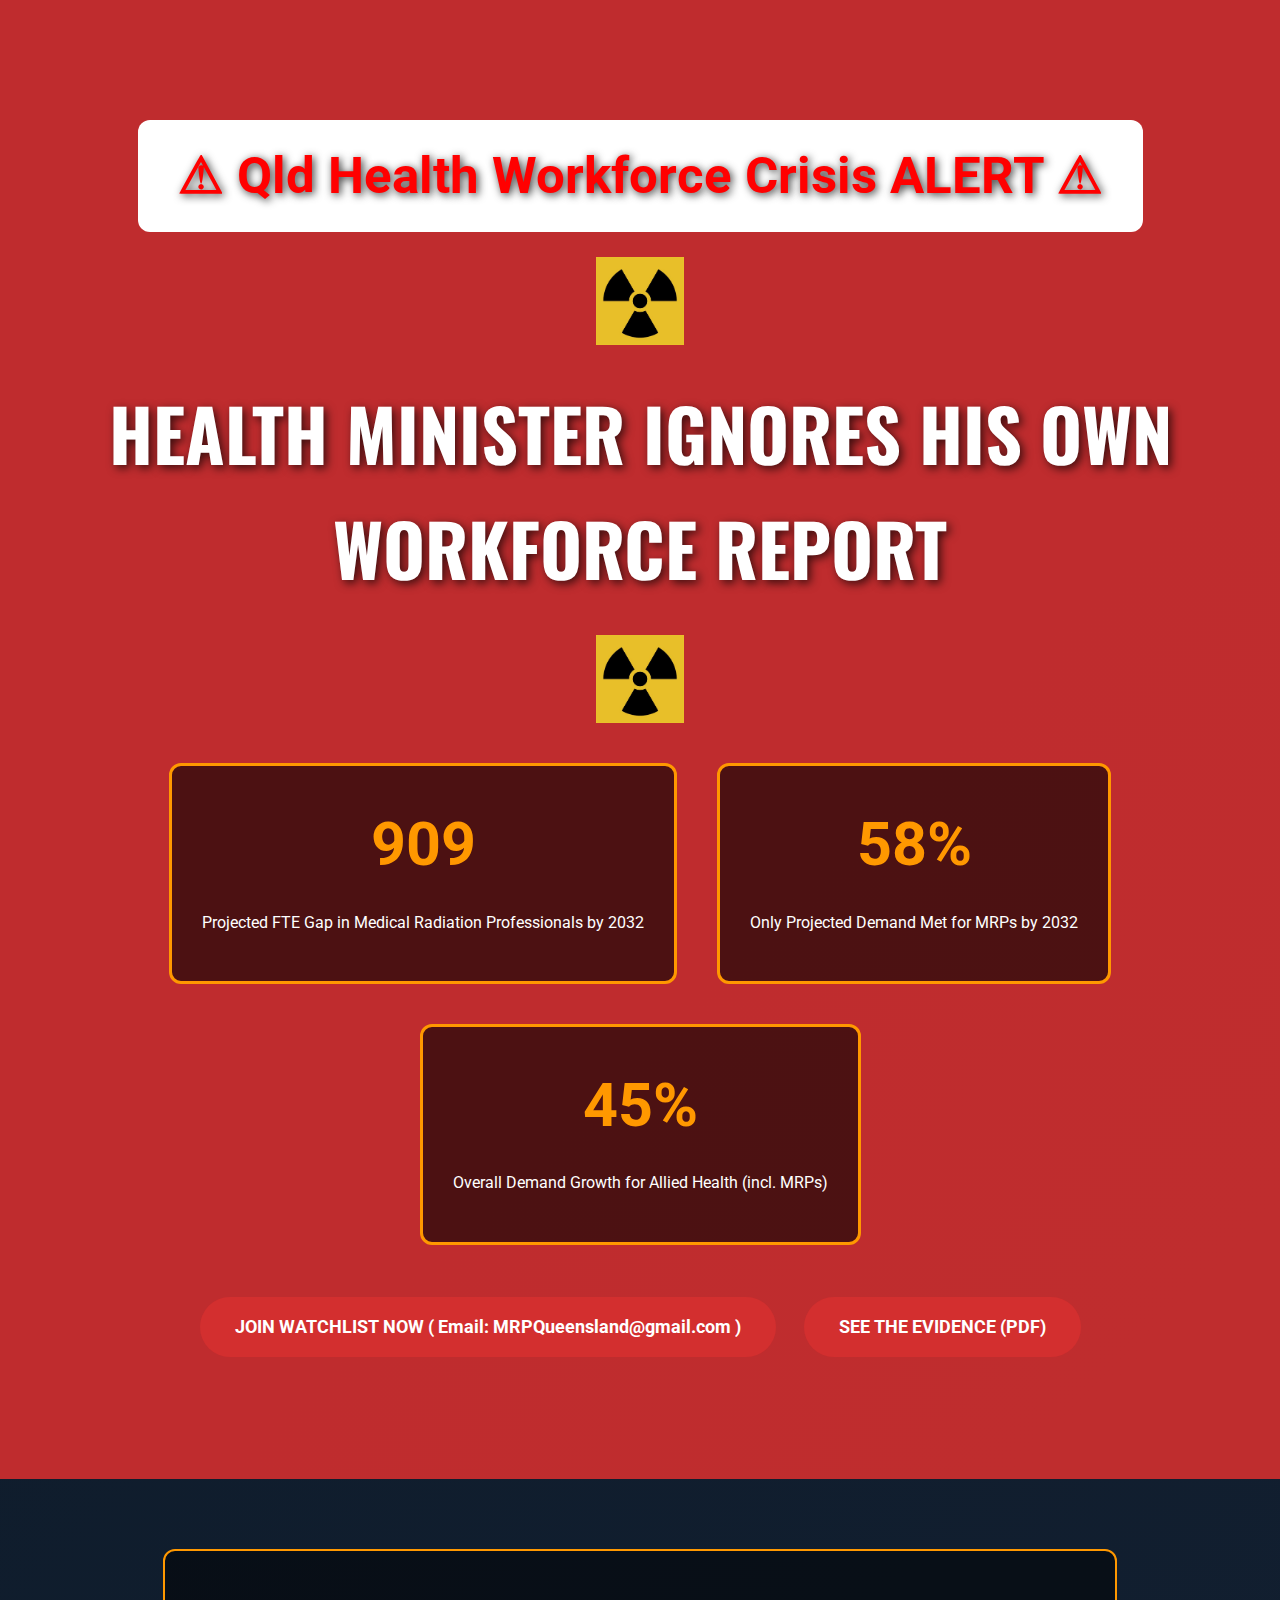
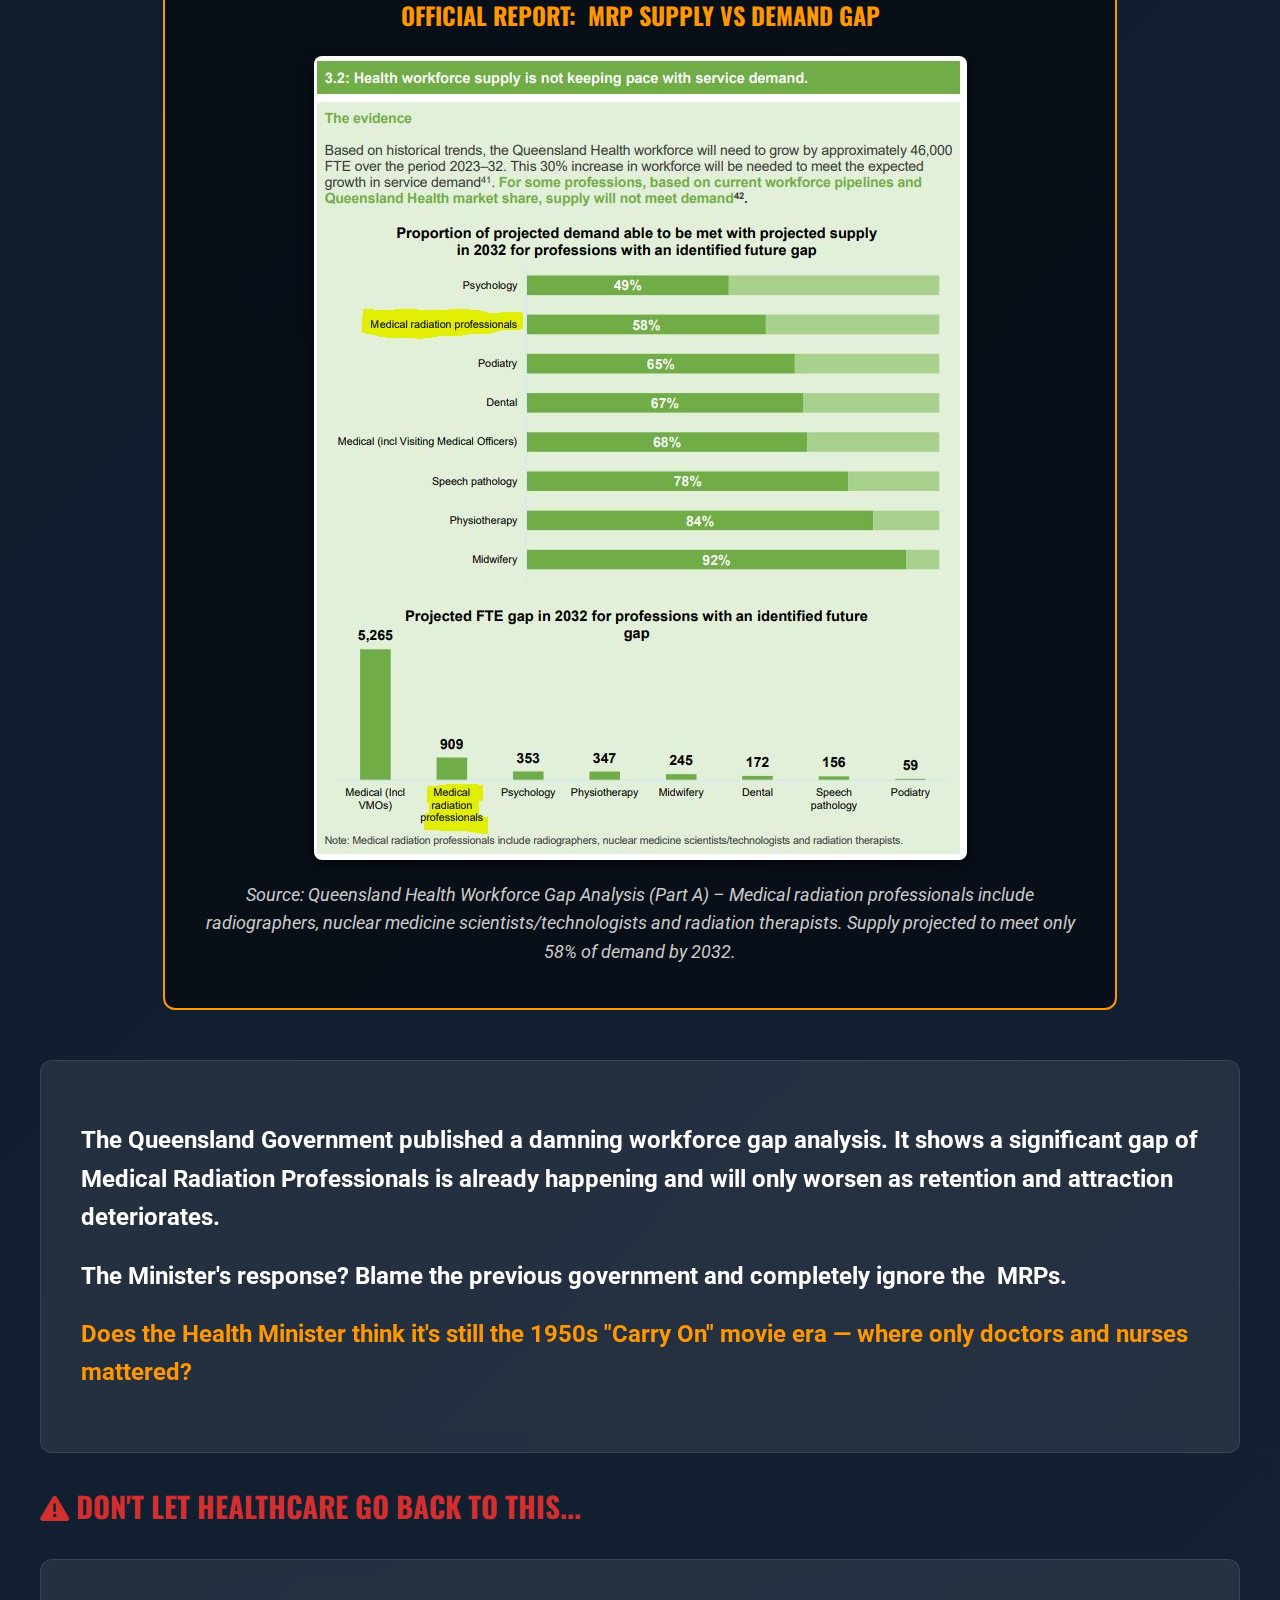
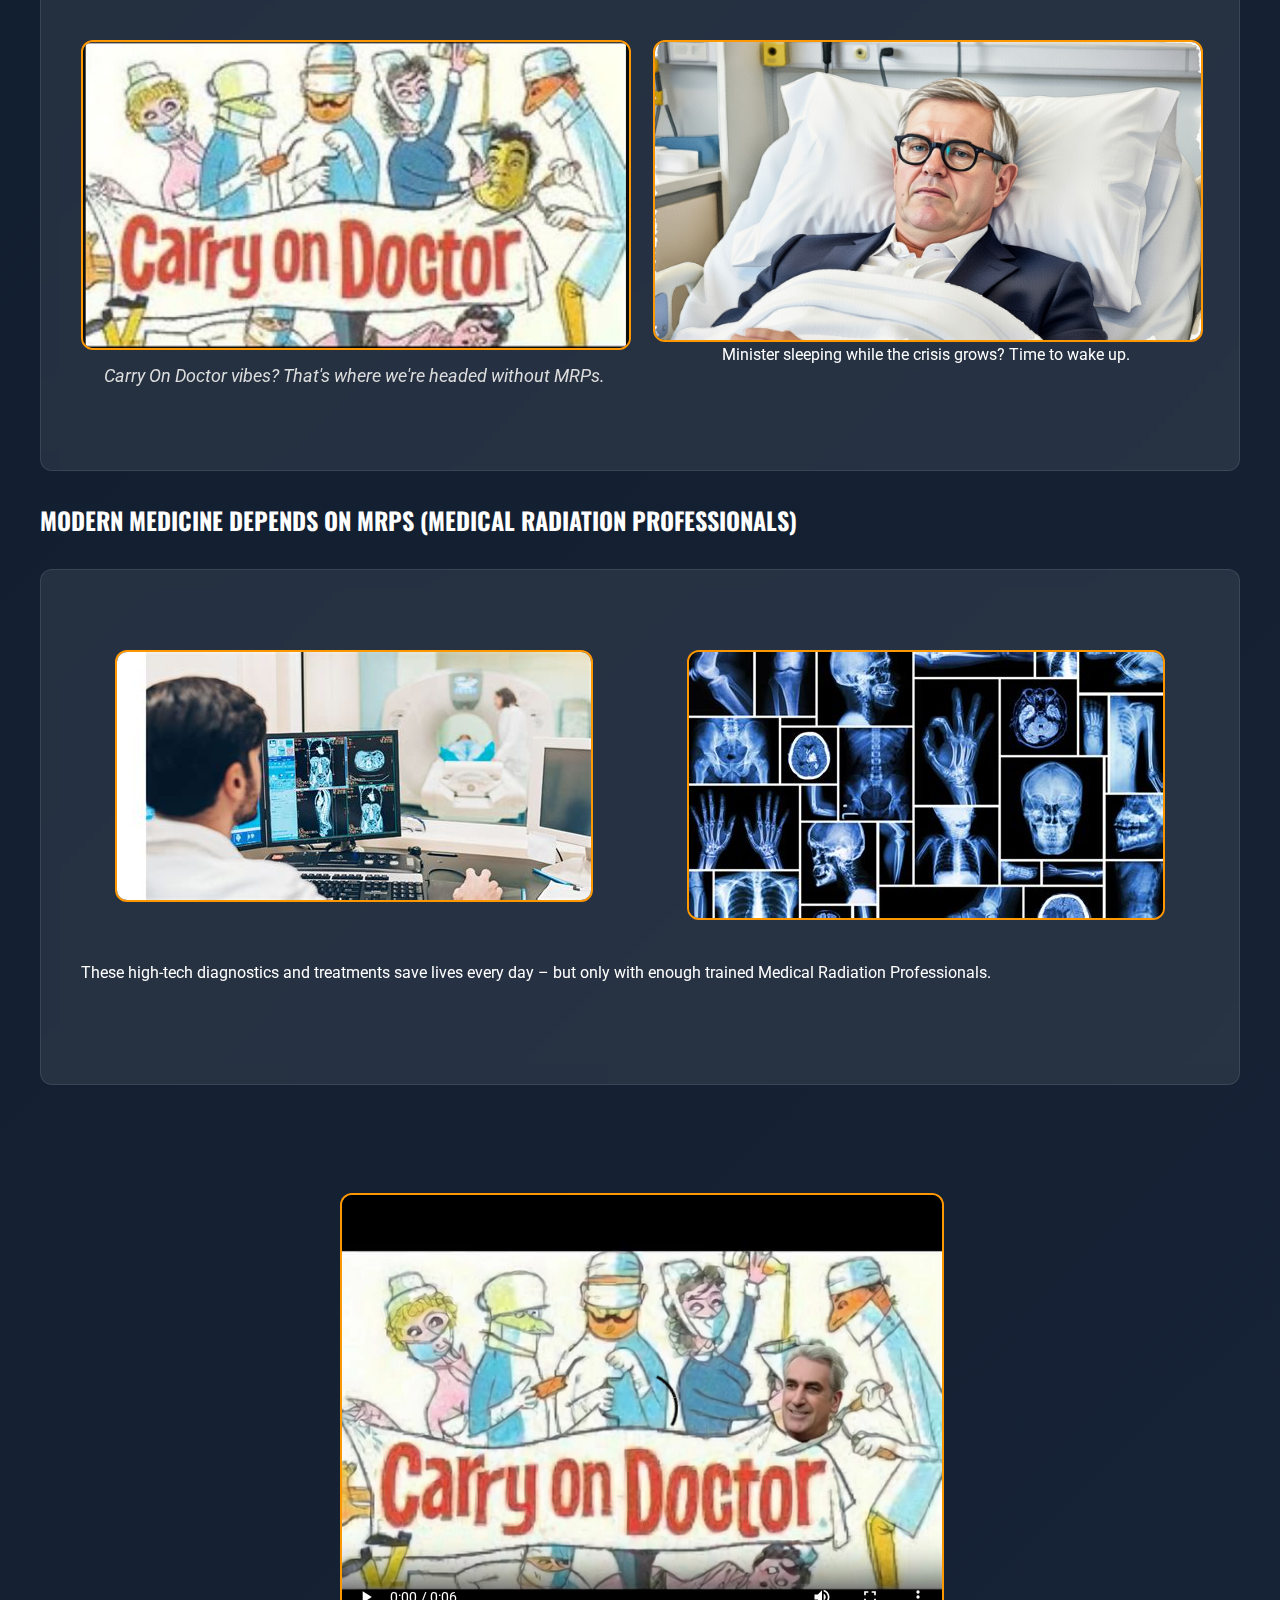
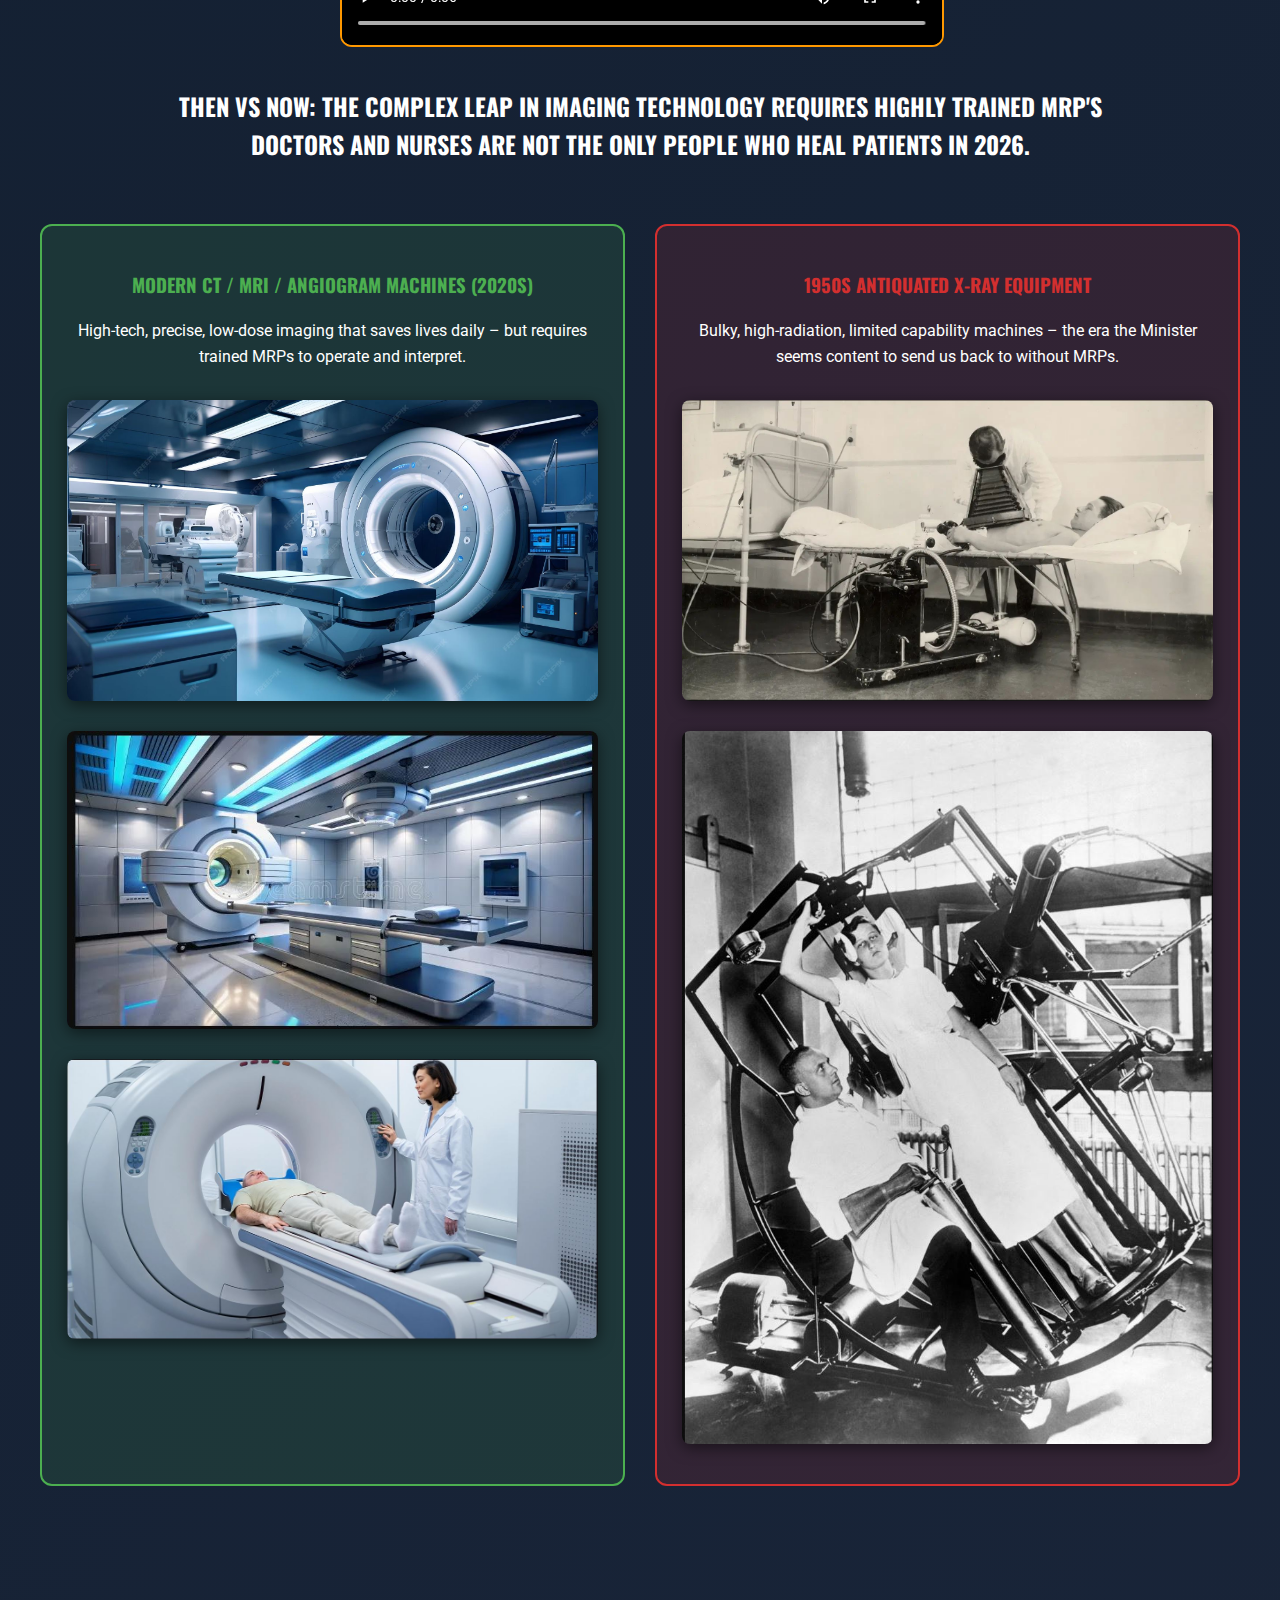
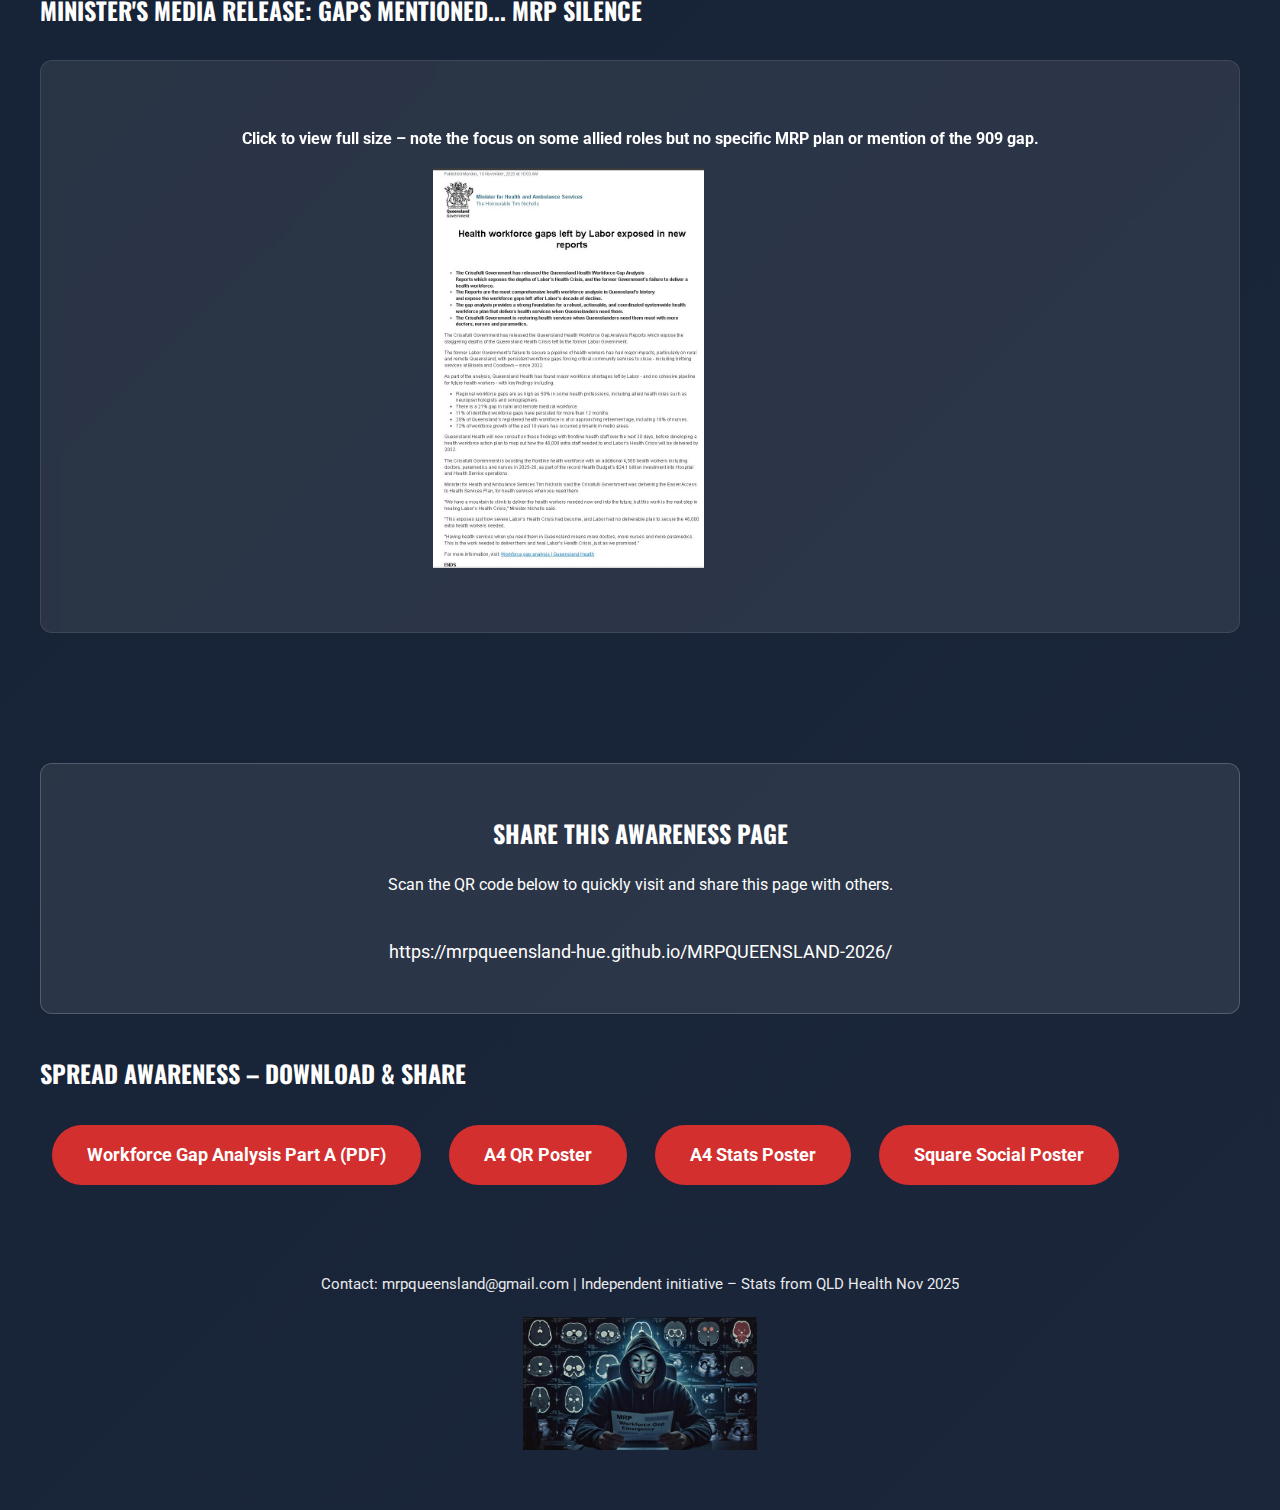
<file: index.html>
<html lang="en">
  <head>
    <meta http-equiv="content-type" content="text/html; charset=UTF-8">
    <meta name="viewport" content="width=device-width, initial-scale=1.0">
    <title>MRP Queensland - Workforce Crisis 2026</title>
    <meta name="description" content="QLD Health Minister ignores massive MRP shortage from official report. Patients at risk. Act now.">
    <link rel="stylesheet" href="https://cdnjs.cloudflare.com/ajax/libs/font-awesome/6.5.0/css/all.min.css">
    <link href="https://fonts.googleapis.com/css2?family=Oswald:wght@700&amp;family=Roboto:wght@400;700&amp;display=swap"
      rel="stylesheet">
    <!-- Google tag (gtag.js) - Analytics tracking -->
    <script async="" src="https://www.googletagmanager.com/gtag/js?id=G-12R3Y1M7SZ"></script>
    <script>
      window.dataLayer = window.dataLayer || [];
      function gtag(){dataLayer.push(arguments);}
      gtag('js', new Date());
      gtag('config', 'G-12R3Y1M7SZ');
    </script>
    <style>
    /* Your existing styles here – unchanged */
    :root {
      --primary: #0d47a1;
      --urgent: #d32f2f;
      --accent: #ff9800;
      --dark: #111;
      --light: #f5f5f5;
      --modern: #4caf50;
      --old: #d32f2f;
    }
    body { margin: 0; font-family: 'Roboto', sans-serif; background: linear-gradient(135deg, #0d1b2a, #1b263b); color: white; line-height: 1.6; }
    h1, h2, h3 { font-family: 'Oswald', sans-serif; text-transform: uppercase; }
    .container { max-width: 1200px; margin: 0 auto; padding: 20px; }
    header { background: rgba(211, 47, 47, 0.9); text-align: center; padding: 100px 20px 60px; }
    header h1 { font-size: 4.5rem; margin: 0 0 30px; color: #fff; text-shadow: 3px 3px 10px rgba(0,0,0,0.7); animation: pulse 2.5s infinite; }
    @keyframes pulse { 0%, 100% { transform: scale(1); } 50% { transform: scale(1.03); } }
    .alert-big { font-size: 3.2rem; color: white; background-color: #d32f2f; display: inline-block; padding: 15px 40px; border-radius: 12px; margin-bottom: 25px; font-weight: bold; text-shadow: 2px 2px 8px rgba(0,0,0,0.8); }
    .stats { display: flex; justify-content: center; gap: 40px; flex-wrap: wrap; margin: 40px 0; }
    .stat-card { background: rgba(0,0,0,0.6); padding: 30px; border-radius: 12px; min-width: 260px; text-align: center; border: 3px solid var(--accent); animation: fadeIn 1.8s; }
    @keyframes fadeIn { from { opacity: 0; transform: translateY(40px); } to { opacity: 1; transform: translateY(0); } }
    .stat-number { font-size: 3.8rem; color: var(--accent); font-weight: bold; }
    .chart-container { text-align: center; margin: 50px auto; max-width: 900px; background: rgba(0,0,0,0.5); padding: 25px; border-radius: 12px; border: 2px solid var(--accent); }
    .chart-container img { max-width: 100%; height: auto; border-radius: 8px; box-shadow: 0 4px 15px rgba(0,0,0,0.6); }
    .chart-caption { font-style: italic; color: #ccc; margin-top: 15px; font-size: 1.1rem; }
    section { padding: 80px 0; }
    .card { background: rgba(255,255,255,0.08); padding: 40px; border-radius: 12px; margin: 30px 0; backdrop-filter: blur(8px); border: 1px solid rgba(255,255,255,0.1); }
    .alert { color: var(--urgent); font-size: 1.8rem; margin-bottom: 25px; font-weight: bold; }
    .bold-text { font-size: 1.5rem; font-weight: bold; margin: 20px 0; }
    .btn { display: inline-block; background: var(--urgent); color: white; padding: 16px 35px; border-radius: 50px; text-decoration: none; font-weight: bold; margin: 12px; transition: all 0.3s; font-size: 1.1rem; }
    .btn:hover { background: var(--accent); transform: scale(1.06); }
    .media-grid { display: grid; grid-template-columns: repeat(auto-fit, minmax(300px, 1fr)); gap: 25px; margin: 40px 0; }
    .contrast-grid { display: grid; grid-template-columns: 1fr 1fr; gap: 30px; margin: 60px 0; }
    @media (max-width: 900px) { .contrast-grid { grid-template-columns: 1fr; } }
    .contrast-side { padding: 25px; border-radius: 12px; text-align: center; }
    .modern-side { background: rgba(76,175,80,0.15); border: 2px solid var(--modern); }
    .old-side { background: rgba(211,47,47,0.15); border: 2px solid var(--old); }
    .contrast-side img { max-width: 100%; border-radius: 8px; box-shadow: 0 4px 15px rgba(0,0,0,0.5); margin: 15px 0; }
    .media-item { text-align: center; }
    .media-item img { max-width: 100%; border-radius: 12px; border: 2px solid var(--accent); transition: transform 0.3s; cursor: pointer; }
    .media-item img:hover { transform: scale(1.05); }
    .media-caption { font-style: italic; margin-top: 12px; color: #ddd; font-size: 1.1rem; }
    .video-container { max-width: 600px; margin: 40px auto; }
    .video-container video { width: 100%; border-radius: 12px; border: 2px solid var(--accent); }
    .qr-section { text-align: center; margin: 60px 0 40px; padding: 30px; background: rgba(255,255,255,0.08); border-radius: 12px; border: 1px solid rgba(255,255,255,0.2); }
    .qr-section img { max-width: 220px; margin: 20px auto; display: block; border-radius: 12px; box-shadow: 0 6px 20px rgba(0,0,0,0.6); }
    footer { text-align: center; padding: 40px 20px; font-size: 0.95rem; opacity: 0.9; }
  </style>
  </head>
  <body>
    <header>
      <div class="container">
        <div class="alert-big" style="background-color: white;"><span style="color: red;">⚠
            Qld Health Workforce Crisis ALERT ⚠</span></div>
        <h1><img src="index.files/OIP-2413416958.GC_4zkC65uqqqiKBKyKkVQHaHa" alt="Satirical image of suited man in hospital bed"
            style="width: 88px; height: 88px;"></h1>
        <h1>HEALTH MINISTER IGNORES HIS OWN WORKFORCE REPORT</h1>
        <h1><span style="color: red;"></span></h1>
        <h1><img src="index.files/OIP-2413416958.GC_4zkC65uqqqiKBKyKkVQHaHa" alt="Satirical image of suited man in hospital bed"
            style="width: 88px; height: 88px;"></h1>
        <div class="stats">
          <div class="stat-card">
            <div class="stat-number">909</div>
            <p>Projected FTE Gap in Medical Radiation Professionals by 2032</p>
          </div>
          <div class="stat-card">
            <div class="stat-number">58%</div>
            <p>Only Projected Demand Met for MRPs by 2032</p>
          </div>
          <div class="stat-card">
            <div class="stat-number">45%</div>
            <p>Overall Demand Growth for Allied Health (incl. MRPs)</p>
          </div>
        </div>
        <a href="mailto:mrpqueensland@gmail.com?subject=Join%20MRP%20Watchlist"
          class="btn" title="Email List of News">JOIN WATCHLIST NOW ( Email:
          MRPQueensland@gmail.com )</a> <a href="index.files/workforce-gap-analysis-part-a.pdf"
          class="btn" download="">SEE THE EVIDENCE (PDF)</a>
        <h1><span style="color: red;"></span></h1>
      </div>
    </header>
    <section class="container">
      <div class="chart-container">
        <h2 style="color: var(--accent); margin-bottom: 20px;">Official
          Report:&nbsp; MRP Supply vs Demand Gap</h2>
        <h1><span style="color: red;"></span></h1>
        <img src="index.files/chart.jpg" alt="Queensland Health Workforce Gap Analysis - Proportion of projected demand met for Medical Radiation Professionals (58%) and projected FTE gap (909) in 2032"
          loading="lazy">
        <h1><span style="color: red;"></span></h1>
        <p class="chart-caption"> Source: Queensland Health Workforce Gap
          Analysis (Part A) – Medical radiation professionals include
          radiographers, nuclear medicine scientists/technologists and radiation
          therapists. Supply projected to meet only 58% of demand by 2032. </p>
      </div>
      <div class="card">
        <p class="bold-text">The Queensland Government published a damning
          workforce gap analysis. It shows a significant gap of Medical
          Radiation Professionals is already happening and will only worsen as
          retention and attraction deteriorates.</p>
        <p class="bold-text">The Minister's response? Blame the previous
          government and completely ignore the&nbsp; MRPs.</p>
        <p class="bold-text" style="color: var(--accent);">Does the Health
          Minister think it's still the 1950s "Carry On" movie era — where only
          doctors and nurses mattered?</p>
      </div>
      <h2 class="alert"><i class="fas fa-exclamation-triangle"></i> Don't Let
        Healthcare Go Back to This...</h2>
      <div class="card">
        <div class="media-grid">
          <div class="media-item"> <img src="index.files/carryon.JPG" alt="Carry On Doctor cartoon - chaotic outdated medicine"
              onerror="this.src='index.files/CARRY-ON.mCf0OCwDTWTYHbowJV8gvQHaFj';">
            <div class="media-caption">Carry On Doctor vibes? That's where we're
              headed without MRPs.</div>
          </div>
          <div class="media-item"> <img src="index.files/image.jpg" alt="Medical imaging technician at work">Minister
            sleeping while the crisis grows? Time to wake up. </div>
        </div>
      </div>
      <h2>Modern Medicine Depends on MRPs (Medical Radiation Professionals)</h2>
      <div class="card">
        <div class="media-grid">
          <div class="media-item"><img src="index.files/index138.png" alt="Advanced scan room example"></div>
          <div class="media-item"><img src="index.files/index232.png" alt="X-ray and scan visuals"></div>
        </div>
        <p>These high-tech diagnostics and treatments save lives every day – but
          only with enough trained Medical Radiation Professionals.</p>
        <p><br>
        </p>
      </div>
      <h2><br>
      </h2>
      <div class="video-container"> <video controls="controls"> <source src="index.files/grok-video-a588c942-dbf6-442b-9673-3a23c5b5a365.mp4"
            type="video/mp4"> Your browser does not support video. </video> </div>
      <h2 id="evidence" style="text-align: center;">Then vs Now: The complex
        Leap in Imaging Technology requires highly trained MRP's<br>
        Doctors and nurses are not the only people who heal patients in 2026.</h2>
      <div class="contrast-grid">
        <div class="contrast-side modern-side">
          <h3 style="color: var(--modern);">Modern CT / MRI / Angiogram Machines
            (2020s)</h3>
          <p>High-tech, precise, low-dose imaging that saves lives daily – but
            requires trained MRPs to operate and interpret.</p>
          <img src="index.files/cutting-edge.JPG" alt="Modern radiology department with cutting-edge imaging machines">
          <img src="index.files/Linnac.JPG" alt="Advanced linear accelerator for precision radiation therapy">
          <img src="index.files/web10.JPG" alt="Modern MRI scanner in high-tech hospital room">
        </div>
        <div class="contrast-side old-side">
          <h3 style="color: var(--old);">1950s Antiquated X-ray Equipment</h3>
          <p>Bulky, high-radiation, limited capability machines – the era the
            Minister seems content to send us back to without MRPs.</p>
          <img src="index.files/1930.JPG" alt="1950s vintage X-ray machine in use on patient">
          <img src="index.files/vintage-xrays-03.jpg" alt="Vintage X-ray equipment setup from the early-mid 20th century">
        </div>
      </div>
      <br>
      <h2>Minister's Media Release: Gaps Mentioned... MRP Silence</h2>
      <div class="card"> <br>
        <div style="text-align: center;"><b>Click to view full size – note the
            focus on some allied roles but no specific MRP plan or mention of
            the 909 gap.</b></div>
        <dl>
          <dt>&nbsp;&nbsp;&nbsp;&nbsp;&nbsp;&nbsp;&nbsp;&nbsp;&nbsp;&nbsp;&nbsp;&nbsp;&nbsp;&nbsp;&nbsp;&nbsp;&nbsp;&nbsp;&nbsp;&nbsp;&nbsp;&nbsp;&nbsp;&nbsp;&nbsp;&nbsp;&nbsp;&nbsp;&nbsp;&nbsp;&nbsp;&nbsp;&nbsp;&nbsp;&nbsp;&nbsp;&nbsp;&nbsp;&nbsp;&nbsp;&nbsp;&nbsp;&nbsp;&nbsp;&nbsp;&nbsp;&nbsp;&nbsp;&nbsp;&nbsp;&nbsp;&nbsp;&nbsp;&nbsp;&nbsp;&nbsp;&nbsp;&nbsp;&nbsp;&nbsp;&nbsp;&nbsp;&nbsp;&nbsp;&nbsp;&nbsp;&nbsp;&nbsp;&nbsp;&nbsp;&nbsp;&nbsp;&nbsp;&nbsp;&nbsp;&nbsp;&nbsp;&nbsp;&nbsp;&nbsp;&nbsp;&nbsp;&nbsp;&nbsp;&nbsp;&nbsp;&nbsp;
            <a href="index.files/MEDIA-RELEASE.JPG" target="_blank"> <img src="index.files/MEDIA-RELEASE.JPG"
                alt="Minister Tim Nicholls Health Workforce Media Release" style="max-height:400px; cursor:zoom-in;">
            </a> </dt>
        </dl>
      </div>
    </section>
    <!-- QR Code Section – near bottom -->
    <section class="container">
      <div class="qr-section">
        <h2 style="margin-bottom: 20px;">Share This Awareness Page</h2>
        <p>Scan the QR code below to quickly visit and share this page with
          others.</p>
        <img src="index.files/qr-page.jpg" alt="QR code linking to MRP Queensland Workforce Crisis page"
          loading="lazy">
        <p style="margin-top: 15px; font-size: 1.1rem;">https://mrpqueensland-hue.github.io/MRPQUEENSLAND-2026/</p>
      </div>
      <h2>Spread Awareness – Download &amp; Share</h2>
      <a href="index.files/workforce-gap-analysis-part-a.pdf" class="btn" download="">Workforce
        Gap Analysis Part A (PDF)</a> <a href="index.files/qr-page.pdf" class="btn"
        download="">A4 QR Poster</a> <a href="index.files/A4_Poster_Stats.pdf"
        class="btn" download="">A4 Stats Poster</a> <a href="index.files/Square_Social.pdf"
        class="btn" download="">Square Social Poster</a> </section>
    <footer>
      <p>Contact: mrpqueensland@gmail.com | Independent initiative – Stats from
        QLD Health Nov 2025</p>
      <h1><span style="color: red;"><img src="index.files/AN.jpg" alt="an" style="width: 234px; height: 133px;"
            title="an"></span></h1>
    </footer>
  </body>
</html>
</file>
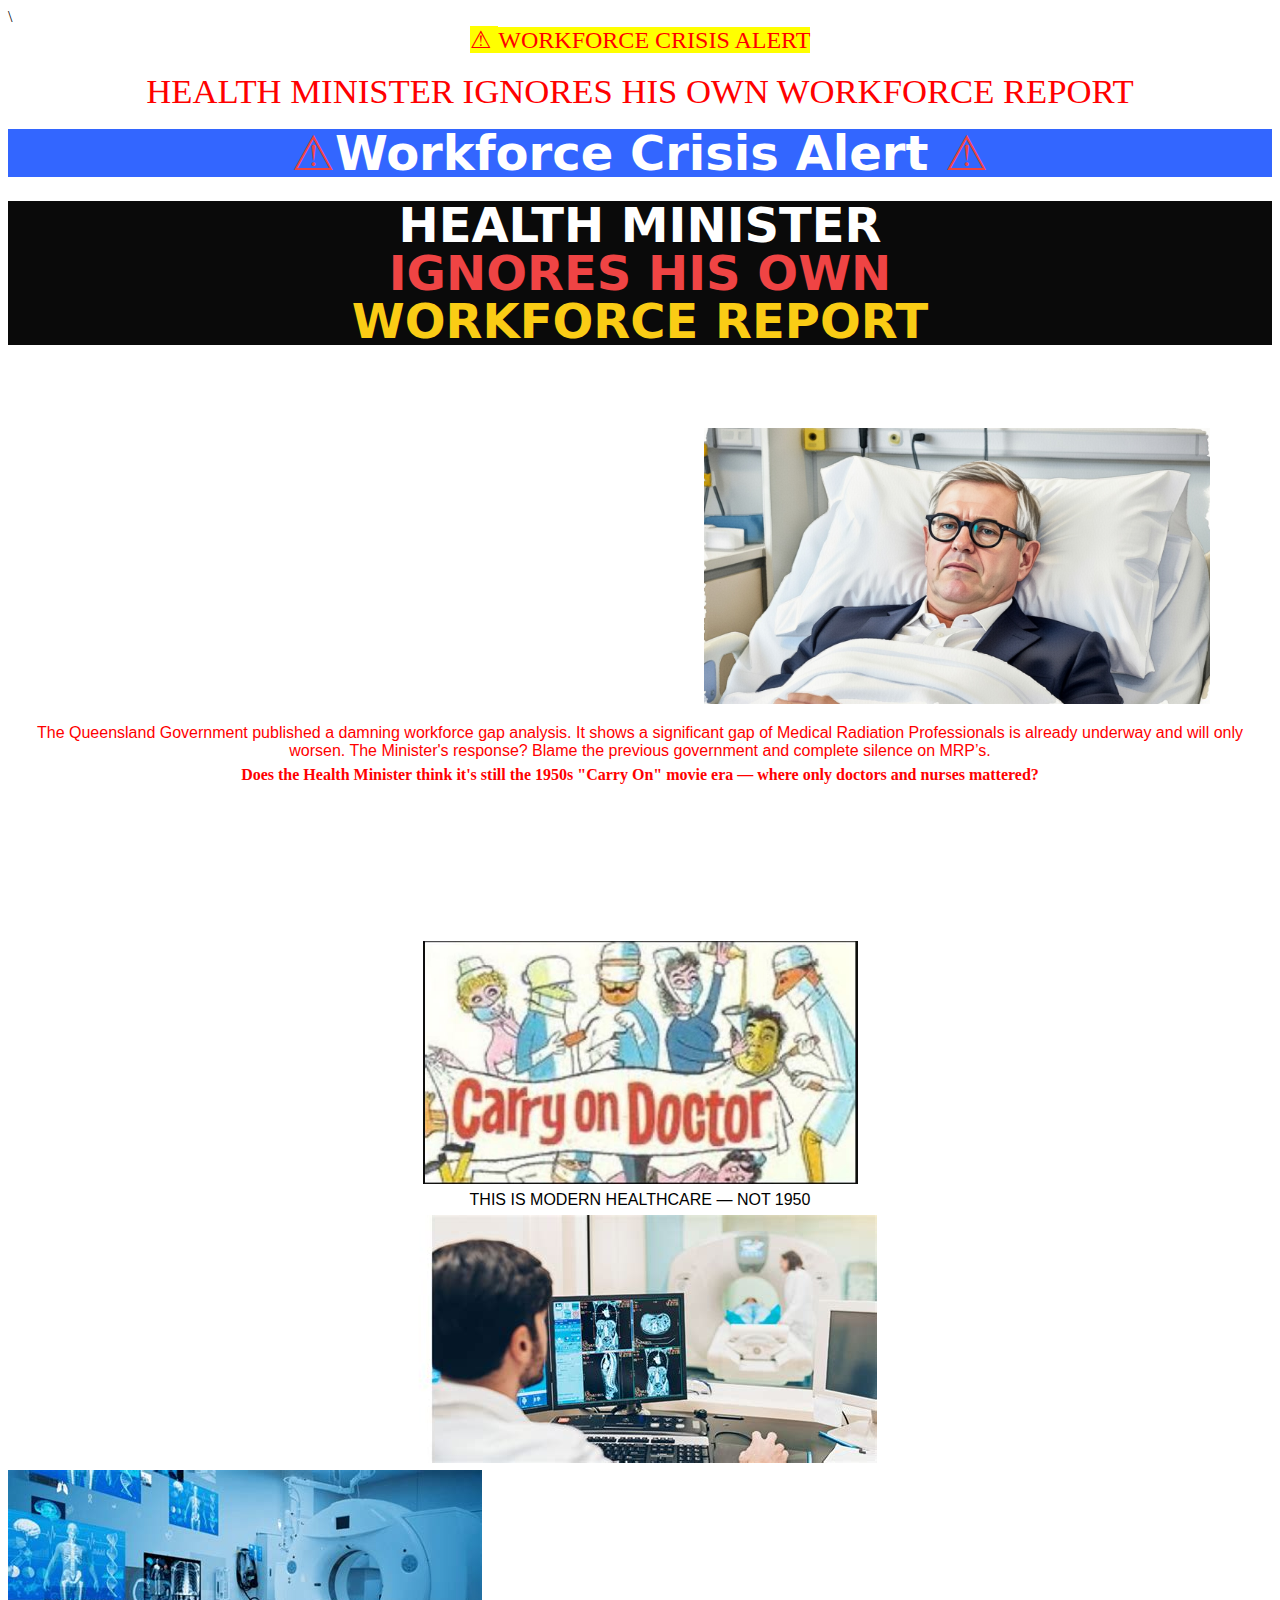
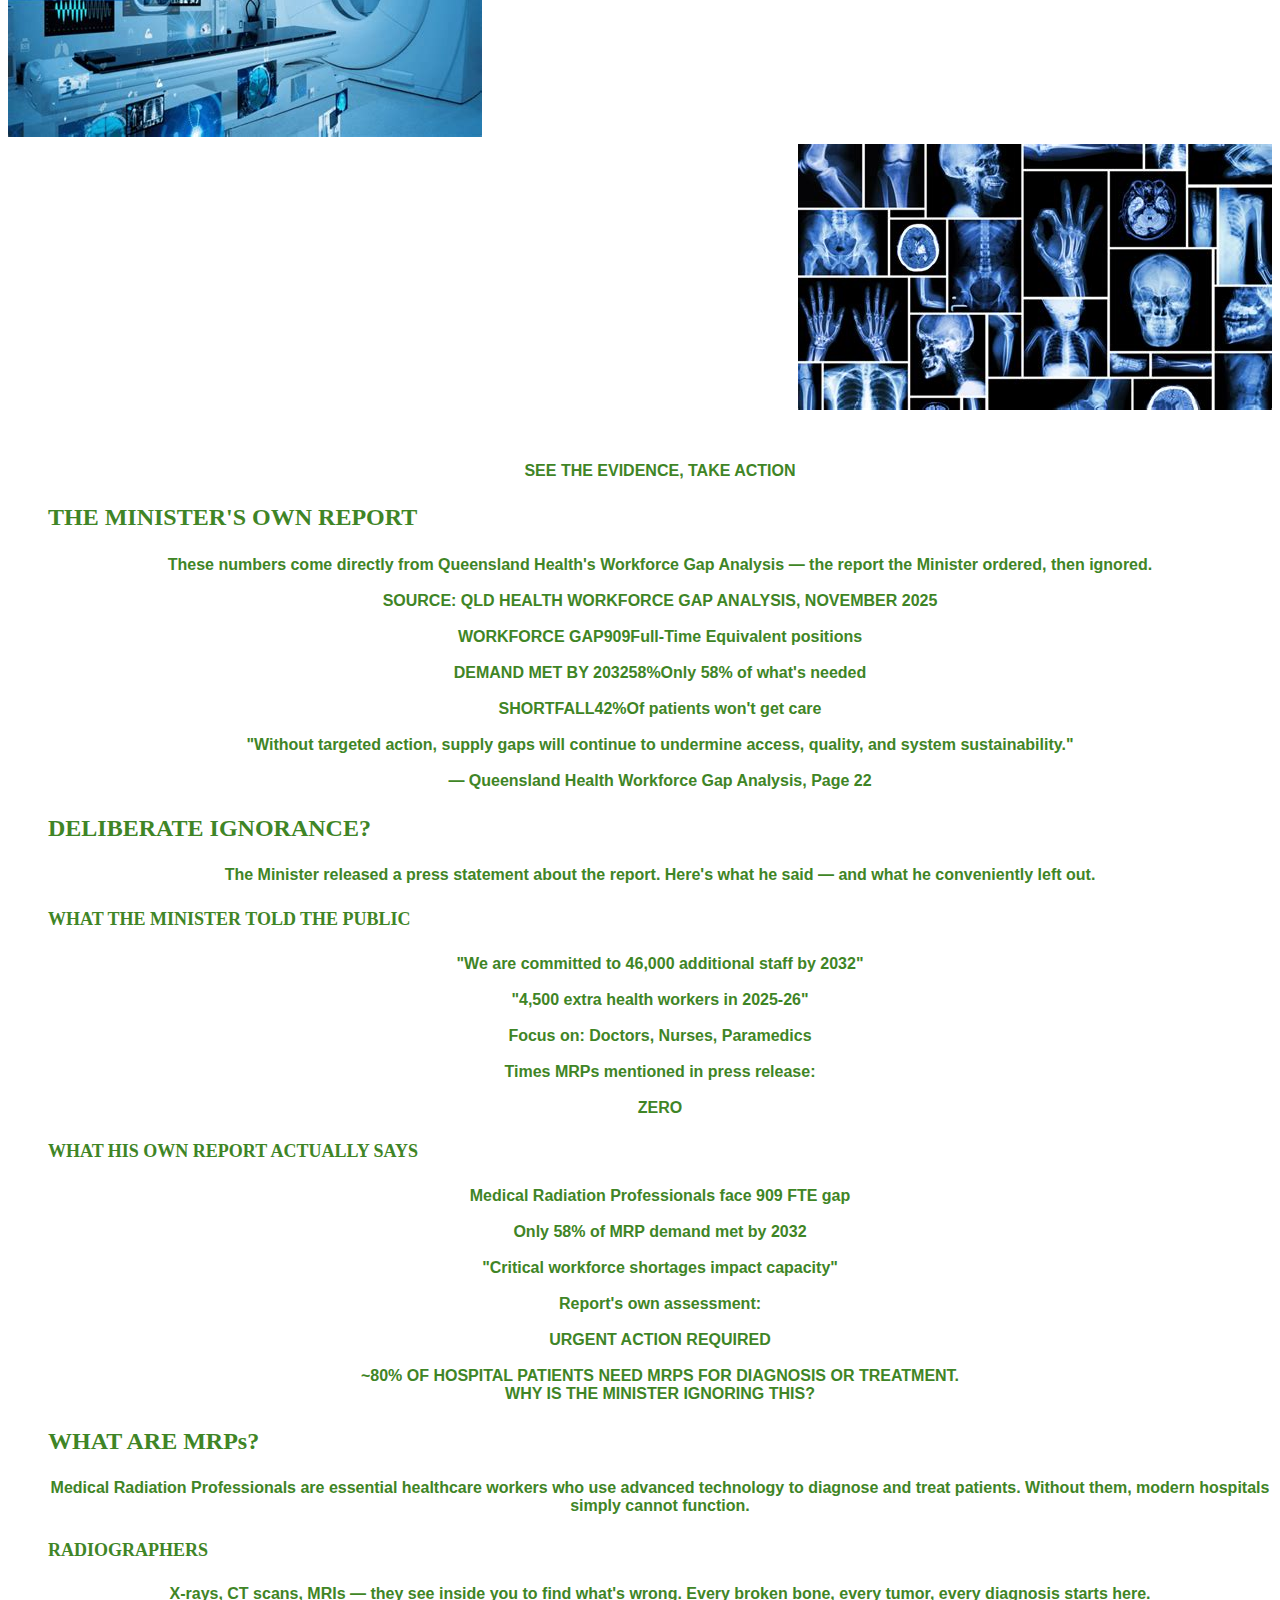
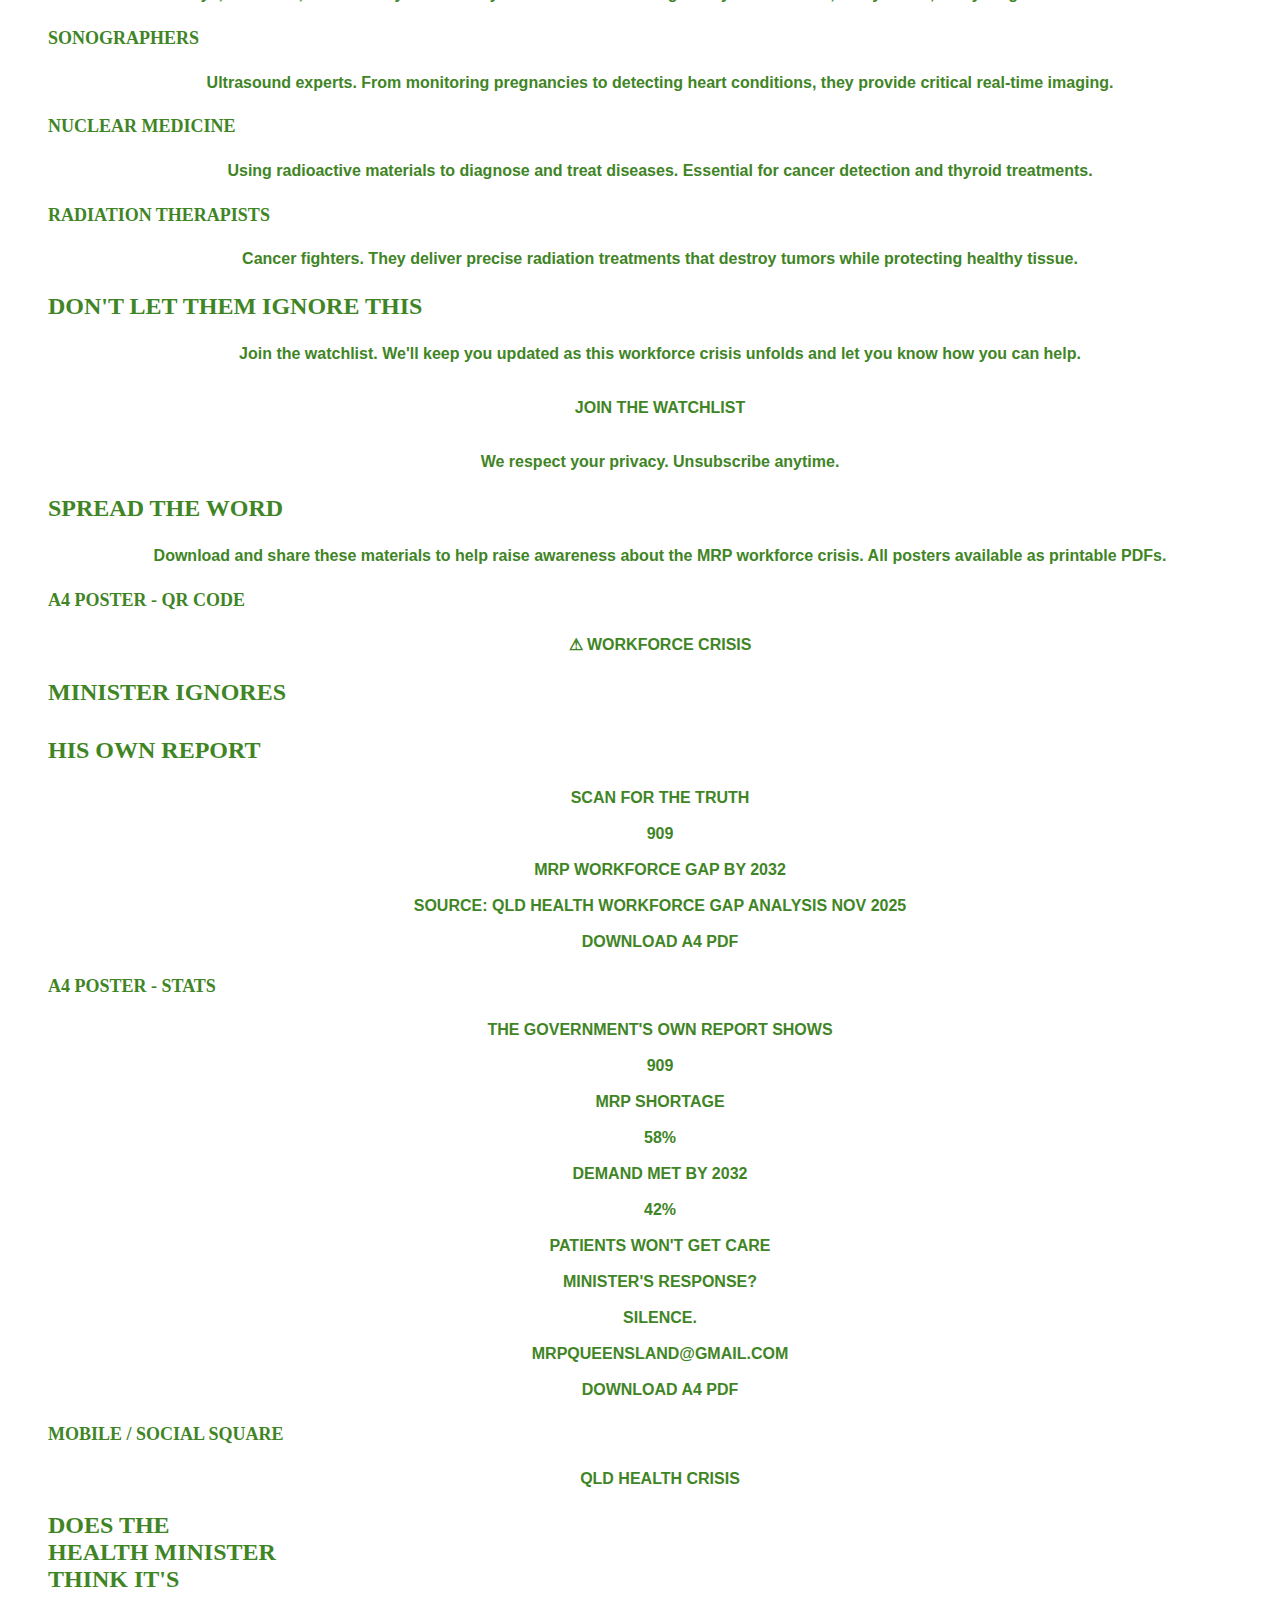
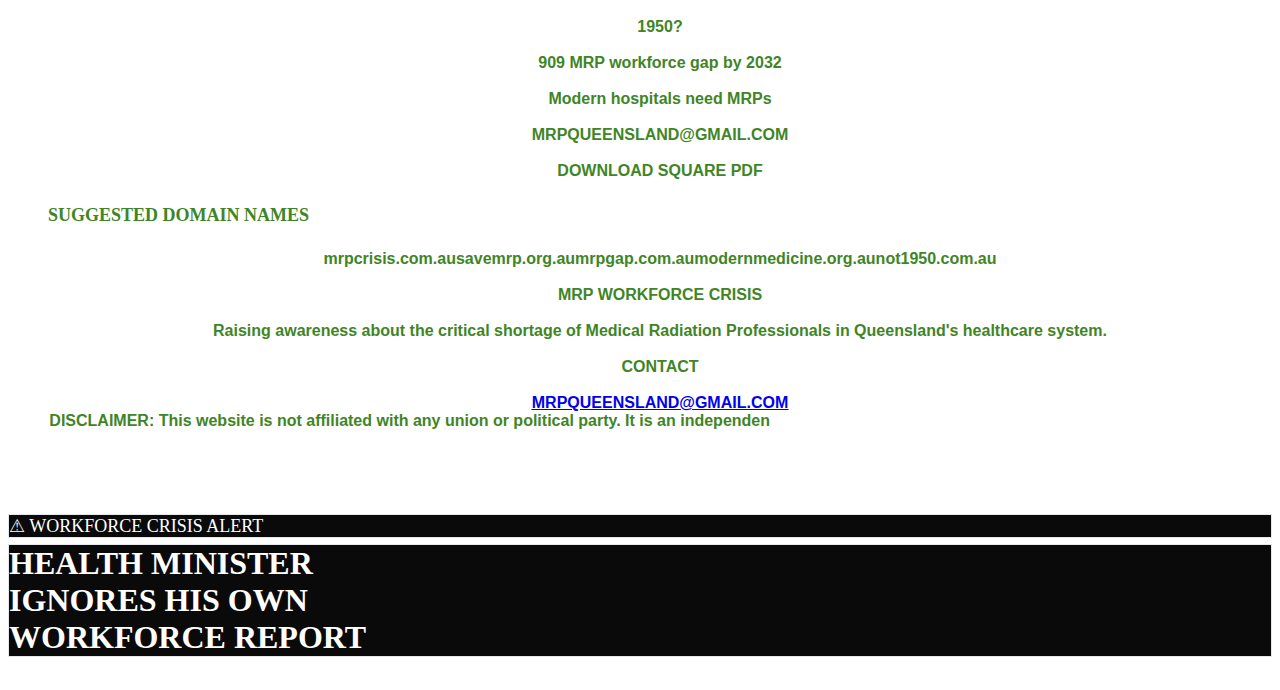
<file: delete/index.html>
<html xmlns:o="urn:schemas-microsoft-com:office:office" xmlns:w="urn:schemas-microsoft-com:office:word"
  xmlns:dt="uuid:C2F41010-65B3-11d1-A29F-00AA00C14882" xmlns="http://www.w3.org/TR/REC-html40">
  <head>
    <meta http-equiv="content-type" content="text/html; charset=utf-8">
    <meta name="ProgId" content="Word.Document">
    <meta name="Generator" content="Microsoft Word 14">
    <meta name="Originator" content="Microsoft Word 14">
    <link rel="File-List" href="index2.files/filelist.xml">
    <title>MRP QUEENSLAND</title>
    <!--[if gte mso 9]><xml><o:DocumentProperties><o:Author>m1tri</o:Author><o:LastAuthor>mtrikilis</o:LastAuthor><o:Revision>1</o:Revision><o:Pages>3</o:Pages><o:Lines>1</o:Lines><o:Paragraphs>1</o:Paragraphs></o:DocumentProperties><o:CustomDocumentProperties><o:KSOProductBuildVer dt:dt="string" >1033-12.2.0.23196</o:KSOProductBuildVer><o:ICV dt:dt="string" >08D9059181FF4C79B391BA763C8DFA73_13</o:ICV></o:CustomDocumentProperties></xml><![endif]--><!--[if gte mso 9]><xml><o:OfficeDocumentSettings></o:OfficeDocumentSettings></xml><![endif]--><!--[if gte mso 9]><xml><w:WordDocument><w:BrowserLevel>MicrosoftInternetExplorer4</w:BrowserLevel><w:DisplayHorizontalDrawingGridEvery>0</w:DisplayHorizontalDrawingGridEvery><w:DisplayVerticalDrawingGridEvery>2</w:DisplayVerticalDrawingGridEvery><w:DocumentKind>DocumentNotSpecified</w:DocumentKind><w:DrawingGridVerticalSpacing>7.8 磅</w:DrawingGridVerticalSpacing><w:View>Web</w:View><w:Compatibility><w:DoNotExpandShiftReturn/></w:Compatibility><w:Zoom>0</w:Zoom></w:WordDocument></xml><![endif]--><!--[if gte mso 9]><xml><w:LatentStyles DefLockedState="false"  DefUnhideWhenUsed="true"  DefSemiHidden="true"  DefQFormat="false"  DefPriority="99"  LatentStyleCount="260" >
<w:LsdException Locked="false"  Priority="0"  SemiHidden="false"  UnhideWhenUsed="false"  QFormat="true"  Name="Normal" ></w:LsdException><w:LsdException Locked="false"  Priority="0"  SemiHidden="false"  UnhideWhenUsed="false"  QFormat="true"  Name="heading 1" ></w:LsdException><w:LsdException Locked="false"  Priority="0"  SemiHidden="false"  UnhideWhenUsed="false"  QFormat="true"  Name="heading 2" ></w:LsdException><w:LsdException Locked="false"  Priority="0"  SemiHidden="false"  UnhideWhenUsed="false"  QFormat="true"  Name="heading 3" ></w:LsdException><w:LsdException Locked="false"  Priority="0"  SemiHidden="false"  UnhideWhenUsed="false"  QFormat="true"  Name="heading 4" ></w:LsdException><w:LsdException Locked="false"  Priority="0"  SemiHidden="false"  UnhideWhenUsed="false"  QFormat="true"  Name="heading 5" ></w:LsdException><w:LsdException Locked="false"  Priority="0"  SemiHidden="false"  UnhideWhenUsed="false"  QFormat="true"  Name="heading 6" ></w:LsdException><w:LsdException Locked="false"  Priority="0"  SemiHidden="false"  UnhideWhenUsed="false"  QFormat="true"  Name="heading 7" ></w:LsdException>
<w:LsdException Locked="false"  Priority="0"  SemiHidden="false"  UnhideWhenUsed="false"  QFormat="true"  Name="heading 8" ></w:LsdException><w:LsdException Locked="false"  Priority="0"  SemiHidden="false"  UnhideWhenUsed="false"  QFormat="true"  Name="heading 9" ></w:LsdException><w:LsdException Locked="false"  Priority="0"  SemiHidden="false"  UnhideWhenUsed="false"  Name="index 1" ></w:LsdException><w:LsdException Locked="false"  Priority="0"  SemiHidden="false"  UnhideWhenUsed="false"  Name="index 2" ></w:LsdException><w:LsdException Locked="false"  Priority="0"  SemiHidden="false"  UnhideWhenUsed="false"  Name="index 3" ></w:LsdException><w:LsdException Locked="false"  Priority="0"  SemiHidden="false"  UnhideWhenUsed="false"  Name="index 4" ></w:LsdException><w:LsdException Locked="false"  Priority="0"  SemiHidden="false"  UnhideWhenUsed="false"  Name="index 5" ></w:LsdException><w:LsdException Locked="false"  Priority="0"  SemiHidden="false"  UnhideWhenUsed="false"  Name="index 6" ></w:LsdException>
<w:LsdException Locked="false"  Priority="0"  SemiHidden="false"  UnhideWhenUsed="false"  Name="index 7" ></w:LsdException><w:LsdException Locked="false"  Priority="0"  SemiHidden="false"  UnhideWhenUsed="false"  Name="index 8" ></w:LsdException><w:LsdException Locked="false"  Priority="0"  SemiHidden="false"  UnhideWhenUsed="false"  Name="index 9" ></w:LsdException><w:LsdException Locked="false"  Priority="0"  SemiHidden="false"  UnhideWhenUsed="false"  Name="toc 1" ></w:LsdException><w:LsdException Locked="false"  Priority="0"  SemiHidden="false"  UnhideWhenUsed="false"  Name="toc 2" ></w:LsdException><w:LsdException Locked="false"  Priority="0"  SemiHidden="false"  UnhideWhenUsed="false"  Name="toc 3" ></w:LsdException><w:LsdException Locked="false"  Priority="0"  SemiHidden="false"  UnhideWhenUsed="false"  Name="toc 4" ></w:LsdException><w:LsdException Locked="false"  Priority="0"  SemiHidden="false"  UnhideWhenUsed="false"  Name="toc 5" ></w:LsdException>
<w:LsdException Locked="false"  Priority="0"  SemiHidden="false"  UnhideWhenUsed="false"  Name="toc 6" ></w:LsdException><w:LsdException Locked="false"  Priority="0"  SemiHidden="false"  UnhideWhenUsed="false"  Name="toc 7" ></w:LsdException><w:LsdException Locked="false"  Priority="0"  SemiHidden="false"  UnhideWhenUsed="false"  Name="toc 8" ></w:LsdException><w:LsdException Locked="false"  Priority="0"  SemiHidden="false"  UnhideWhenUsed="false"  Name="toc 9" ></w:LsdException><w:LsdException Locked="false"  Priority="0"  SemiHidden="false"  UnhideWhenUsed="false"  Name="Normal Indent" ></w:LsdException><w:LsdException Locked="false"  Priority="0"  SemiHidden="false"  UnhideWhenUsed="false"  Name="footnote text" ></w:LsdException><w:LsdException Locked="false"  Priority="0"  SemiHidden="false"  UnhideWhenUsed="false"  Name="annotation text" ></w:LsdException><w:LsdException Locked="false"  Priority="0"  SemiHidden="false"  UnhideWhenUsed="false"  Name="header" ></w:LsdException>
<w:LsdException Locked="false"  Priority="0"  SemiHidden="false"  UnhideWhenUsed="false"  Name="footer" ></w:LsdException><w:LsdException Locked="false"  Priority="0"  SemiHidden="false"  UnhideWhenUsed="false"  Name="index heading" ></w:LsdException><w:LsdException Locked="false"  Priority="0"  SemiHidden="false"  UnhideWhenUsed="false"  QFormat="true"  Name="caption" ></w:LsdException><w:LsdException Locked="false"  Priority="0"  SemiHidden="false"  UnhideWhenUsed="false"  Name="table of figures" ></w:LsdException><w:LsdException Locked="false"  Priority="0"  SemiHidden="false"  UnhideWhenUsed="false"  Name="envelope address" ></w:LsdException><w:LsdException Locked="false"  Priority="0"  SemiHidden="false"  UnhideWhenUsed="false"  Name="envelope return" ></w:LsdException><w:LsdException Locked="false"  Priority="0"  SemiHidden="false"  UnhideWhenUsed="false"  Name="footnote reference" ></w:LsdException><w:LsdException Locked="false"  Priority="0"  SemiHidden="false"  UnhideWhenUsed="false"  Name="annotation reference" ></w:LsdException>
<w:LsdException Locked="false"  Priority="0"  SemiHidden="false"  UnhideWhenUsed="false"  Name="line number" ></w:LsdException><w:LsdException Locked="false"  Priority="0"  SemiHidden="false"  UnhideWhenUsed="false"  Name="page number" ></w:LsdException><w:LsdException Locked="false"  Priority="0"  SemiHidden="false"  UnhideWhenUsed="false"  Name="endnote reference" ></w:LsdException><w:LsdException Locked="false"  Priority="0"  SemiHidden="false"  UnhideWhenUsed="false"  Name="endnote text" ></w:LsdException><w:LsdException Locked="false"  Priority="0"  SemiHidden="false"  UnhideWhenUsed="false"  Name="table of authorities" ></w:LsdException><w:LsdException Locked="false"  Priority="0"  SemiHidden="false"  UnhideWhenUsed="false"  Name="macro" ></w:LsdException><w:LsdException Locked="false"  Priority="0"  SemiHidden="false"  UnhideWhenUsed="false"  Name="toa heading" ></w:LsdException><w:LsdException Locked="false"  Priority="0"  SemiHidden="false"  UnhideWhenUsed="false"  Name="List" ></w:LsdException>
<w:LsdException Locked="false"  Priority="0"  SemiHidden="false"  UnhideWhenUsed="false"  Name="List Bullet" ></w:LsdException><w:LsdException Locked="false"  Priority="0"  SemiHidden="false"  UnhideWhenUsed="false"  Name="List Number" ></w:LsdException><w:LsdException Locked="false"  Priority="0"  SemiHidden="false"  UnhideWhenUsed="false"  Name="List 2" ></w:LsdException><w:LsdException Locked="false"  Priority="0"  SemiHidden="false"  UnhideWhenUsed="false"  Name="List 3" ></w:LsdException><w:LsdException Locked="false"  Priority="0"  SemiHidden="false"  UnhideWhenUsed="false"  Name="List 4" ></w:LsdException><w:LsdException Locked="false"  Priority="0"  SemiHidden="false"  UnhideWhenUsed="false"  Name="List 5" ></w:LsdException><w:LsdException Locked="false"  Priority="0"  SemiHidden="false"  UnhideWhenUsed="false"  Name="List Bullet 2" ></w:LsdException><w:LsdException Locked="false"  Priority="0"  SemiHidden="false"  UnhideWhenUsed="false"  Name="List Bullet 3" ></w:LsdException>
<w:LsdException Locked="false"  Priority="0"  SemiHidden="false"  UnhideWhenUsed="false"  Name="List Bullet 4" ></w:LsdException><w:LsdException Locked="false"  Priority="0"  SemiHidden="false"  UnhideWhenUsed="false"  Name="List Bullet 5" ></w:LsdException><w:LsdException Locked="false"  Priority="0"  SemiHidden="false"  UnhideWhenUsed="false"  Name="List Number 2" ></w:LsdException><w:LsdException Locked="false"  Priority="0"  SemiHidden="false"  UnhideWhenUsed="false"  Name="List Number 3" ></w:LsdException><w:LsdException Locked="false"  Priority="0"  SemiHidden="false"  UnhideWhenUsed="false"  Name="List Number 4" ></w:LsdException><w:LsdException Locked="false"  Priority="0"  SemiHidden="false"  UnhideWhenUsed="false"  Name="List Number 5" ></w:LsdException><w:LsdException Locked="false"  Priority="0"  SemiHidden="false"  UnhideWhenUsed="false"  QFormat="true"  Name="Title" ></w:LsdException><w:LsdException Locked="false"  Priority="0"  SemiHidden="false"  UnhideWhenUsed="false"  Name="Closing" ></w:LsdException>
<w:LsdException Locked="false"  Priority="0"  SemiHidden="false"  UnhideWhenUsed="false"  Name="Signature" ></w:LsdException><w:LsdException Locked="false"  Priority="0"  SemiHidden="false"  UnhideWhenUsed="false"  QFormat="true"  Name="Default Paragraph Font" ></w:LsdException><w:LsdException Locked="false"  Priority="0"  SemiHidden="false"  UnhideWhenUsed="false"  Name="Body Text" ></w:LsdException><w:LsdException Locked="false"  Priority="0"  SemiHidden="false"  UnhideWhenUsed="false"  Name="Body Text Indent" ></w:LsdException><w:LsdException Locked="false"  Priority="0"  SemiHidden="false"  UnhideWhenUsed="false"  Name="List Continue" ></w:LsdException><w:LsdException Locked="false"  Priority="0"  SemiHidden="false"  UnhideWhenUsed="false"  Name="List Continue 2" ></w:LsdException><w:LsdException Locked="false"  Priority="0"  SemiHidden="false"  UnhideWhenUsed="false"  Name="List Continue 3" ></w:LsdException><w:LsdException Locked="false"  Priority="0"  SemiHidden="false"  UnhideWhenUsed="false"  Name="List Continue 4" ></w:LsdException>
<w:LsdException Locked="false"  Priority="0"  SemiHidden="false"  UnhideWhenUsed="false"  Name="List Continue 5" ></w:LsdException><w:LsdException Locked="false"  Priority="0"  SemiHidden="false"  UnhideWhenUsed="false"  Name="Message Header" ></w:LsdException><w:LsdException Locked="false"  Priority="0"  SemiHidden="false"  UnhideWhenUsed="false"  QFormat="true"  Name="Subtitle" ></w:LsdException><w:LsdException Locked="false"  Priority="0"  SemiHidden="false"  UnhideWhenUsed="false"  Name="Salutation" ></w:LsdException><w:LsdException Locked="false"  Priority="0"  SemiHidden="false"  UnhideWhenUsed="false"  Name="Date" ></w:LsdException><w:LsdException Locked="false"  Priority="0"  SemiHidden="false"  UnhideWhenUsed="false"  Name="Body Text First Indent" ></w:LsdException><w:LsdException Locked="false"  Priority="0"  SemiHidden="false"  UnhideWhenUsed="false"  Name="Body Text First Indent 2" ></w:LsdException><w:LsdException Locked="false"  Priority="0"  SemiHidden="false"  UnhideWhenUsed="false"  Name="Note Heading" ></w:LsdException>
<w:LsdException Locked="false"  Priority="0"  SemiHidden="false"  UnhideWhenUsed="false"  Name="Body Text 2" ></w:LsdException><w:LsdException Locked="false"  Priority="0"  SemiHidden="false"  UnhideWhenUsed="false"  Name="Body Text 3" ></w:LsdException><w:LsdException Locked="false"  Priority="0"  SemiHidden="false"  UnhideWhenUsed="false"  Name="Body Text Indent 2" ></w:LsdException><w:LsdException Locked="false"  Priority="0"  SemiHidden="false"  UnhideWhenUsed="false"  Name="Body Text Indent 3" ></w:LsdException><w:LsdException Locked="false"  Priority="0"  SemiHidden="false"  UnhideWhenUsed="false"  Name="Block Text" ></w:LsdException><w:LsdException Locked="false"  Priority="0"  SemiHidden="false"  UnhideWhenUsed="false"  Name="Hyperlink" ></w:LsdException><w:LsdException Locked="false"  Priority="0"  SemiHidden="false"  UnhideWhenUsed="false"  Name="FollowedHyperlink" ></w:LsdException><w:LsdException Locked="false"  Priority="0"  SemiHidden="false"  UnhideWhenUsed="false"  QFormat="true"  Name="Strong" ></w:LsdException>
<w:LsdException Locked="false"  Priority="0"  SemiHidden="false"  UnhideWhenUsed="false"  QFormat="true"  Name="Emphasis" ></w:LsdException><w:LsdException Locked="false"  Priority="0"  SemiHidden="false"  UnhideWhenUsed="false"  Name="Document Map" ></w:LsdException><w:LsdException Locked="false"  Priority="0"  SemiHidden="false"  UnhideWhenUsed="false"  Name="Plain Text" ></w:LsdException><w:LsdException Locked="false"  Priority="0"  SemiHidden="false"  UnhideWhenUsed="false"  Name="E-mail Signature" ></w:LsdException><w:LsdException Locked="false"  Priority="0"  SemiHidden="false"  UnhideWhenUsed="false"  Name="Normal (Web)" ></w:LsdException><w:LsdException Locked="false"  Priority="0"  SemiHidden="false"  UnhideWhenUsed="false"  Name="HTML Acronym" ></w:LsdException><w:LsdException Locked="false"  Priority="0"  SemiHidden="false"  UnhideWhenUsed="false"  Name="HTML Address" ></w:LsdException><w:LsdException Locked="false"  Priority="0"  SemiHidden="false"  UnhideWhenUsed="false"  Name="HTML Cite" ></w:LsdException>
<w:LsdException Locked="false"  Priority="0"  SemiHidden="false"  UnhideWhenUsed="false"  Name="HTML Code" ></w:LsdException><w:LsdException Locked="false"  Priority="0"  SemiHidden="false"  UnhideWhenUsed="false"  Name="HTML Definition" ></w:LsdException><w:LsdException Locked="false"  Priority="0"  SemiHidden="false"  UnhideWhenUsed="false"  Name="HTML Keyboard" ></w:LsdException><w:LsdException Locked="false"  Priority="0"  SemiHidden="false"  UnhideWhenUsed="false"  Name="HTML Preformatted" ></w:LsdException><w:LsdException Locked="false"  Priority="0"  SemiHidden="false"  UnhideWhenUsed="false"  Name="HTML Sample" ></w:LsdException><w:LsdException Locked="false"  Priority="0"  SemiHidden="false"  UnhideWhenUsed="false"  Name="HTML Typewriter" ></w:LsdException><w:LsdException Locked="false"  Priority="0"  SemiHidden="false"  UnhideWhenUsed="false"  Name="HTML Variable" ></w:LsdException><w:LsdException Locked="false"  Priority="99"  SemiHidden="false"  Name="Normal Table" ></w:LsdException>
<w:LsdException Locked="false"  Priority="0"  SemiHidden="false"  UnhideWhenUsed="false"  Name="annotation subject" ></w:LsdException><w:LsdException Locked="false"  Priority="99"  SemiHidden="false"  Name="No List" ></w:LsdException><w:LsdException Locked="false"  Priority="99"  SemiHidden="false"  Name="1 / a / i" ></w:LsdException><w:LsdException Locked="false"  Priority="99"  SemiHidden="false"  Name="1 / 1.1 / 1.1.1" ></w:LsdException><w:LsdException Locked="false"  Priority="99"  SemiHidden="false"  Name="Article / Section" ></w:LsdException><w:LsdException Locked="false"  Priority="0"  SemiHidden="false"  UnhideWhenUsed="false"  Name="Table Simple 1" ></w:LsdException><w:LsdException Locked="false"  Priority="0"  SemiHidden="false"  UnhideWhenUsed="false"  Name="Table Simple 2" ></w:LsdException><w:LsdException Locked="false"  Priority="0"  SemiHidden="false"  UnhideWhenUsed="false"  Name="Table Simple 3" ></w:LsdException>
<w:LsdException Locked="false"  Priority="0"  SemiHidden="false"  UnhideWhenUsed="false"  Name="Table Classic 1" ></w:LsdException><w:LsdException Locked="false"  Priority="0"  SemiHidden="false"  UnhideWhenUsed="false"  Name="Table Classic 2" ></w:LsdException><w:LsdException Locked="false"  Priority="0"  SemiHidden="false"  UnhideWhenUsed="false"  Name="Table Classic 3" ></w:LsdException><w:LsdException Locked="false"  Priority="0"  SemiHidden="false"  UnhideWhenUsed="false"  Name="Table Classic 4" ></w:LsdException><w:LsdException Locked="false"  Priority="0"  SemiHidden="false"  UnhideWhenUsed="false"  Name="Table Colorful 1" ></w:LsdException><w:LsdException Locked="false"  Priority="0"  SemiHidden="false"  UnhideWhenUsed="false"  Name="Table Colorful 2" ></w:LsdException><w:LsdException Locked="false"  Priority="0"  SemiHidden="false"  UnhideWhenUsed="false"  Name="Table Colorful 3" ></w:LsdException><w:LsdException Locked="false"  Priority="0"  SemiHidden="false"  UnhideWhenUsed="false"  Name="Table Columns 1" ></w:LsdException>
<w:LsdException Locked="false"  Priority="0"  SemiHidden="false"  UnhideWhenUsed="false"  Name="Table Columns 2" ></w:LsdException><w:LsdException Locked="false"  Priority="0"  SemiHidden="false"  UnhideWhenUsed="false"  Name="Table Columns 3" ></w:LsdException><w:LsdException Locked="false"  Priority="0"  SemiHidden="false"  UnhideWhenUsed="false"  Name="Table Columns 4" ></w:LsdException><w:LsdException Locked="false"  Priority="0"  SemiHidden="false"  UnhideWhenUsed="false"  Name="Table Columns 5" ></w:LsdException><w:LsdException Locked="false"  Priority="0"  SemiHidden="false"  UnhideWhenUsed="false"  Name="Table Grid 1" ></w:LsdException><w:LsdException Locked="false"  Priority="0"  SemiHidden="false"  UnhideWhenUsed="false"  Name="Table Grid 2" ></w:LsdException><w:LsdException Locked="false"  Priority="0"  SemiHidden="false"  UnhideWhenUsed="false"  Name="Table Grid 3" ></w:LsdException><w:LsdException Locked="false"  Priority="0"  SemiHidden="false"  UnhideWhenUsed="false"  Name="Table Grid 4" ></w:LsdException>
<w:LsdException Locked="false"  Priority="0"  SemiHidden="false"  UnhideWhenUsed="false"  Name="Table Grid 5" ></w:LsdException><w:LsdException Locked="false"  Priority="0"  SemiHidden="false"  UnhideWhenUsed="false"  Name="Table Grid 6" ></w:LsdException><w:LsdException Locked="false"  Priority="0"  SemiHidden="false"  UnhideWhenUsed="false"  Name="Table Grid 7" ></w:LsdException><w:LsdException Locked="false"  Priority="0"  SemiHidden="false"  UnhideWhenUsed="false"  Name="Table Grid 8" ></w:LsdException><w:LsdException Locked="false"  Priority="0"  SemiHidden="false"  UnhideWhenUsed="false"  Name="Table List 1" ></w:LsdException><w:LsdException Locked="false"  Priority="0"  SemiHidden="false"  UnhideWhenUsed="false"  Name="Table List 2" ></w:LsdException><w:LsdException Locked="false"  Priority="0"  SemiHidden="false"  UnhideWhenUsed="false"  Name="Table List 3" ></w:LsdException><w:LsdException Locked="false"  Priority="0"  SemiHidden="false"  UnhideWhenUsed="false"  Name="Table List 4" ></w:LsdException>
<w:LsdException Locked="false"  Priority="0"  SemiHidden="false"  UnhideWhenUsed="false"  Name="Table List 5" ></w:LsdException><w:LsdException Locked="false"  Priority="0"  SemiHidden="false"  UnhideWhenUsed="false"  Name="Table List 6" ></w:LsdException><w:LsdException Locked="false"  Priority="0"  SemiHidden="false"  UnhideWhenUsed="false"  Name="Table List 7" ></w:LsdException><w:LsdException Locked="false"  Priority="0"  SemiHidden="false"  UnhideWhenUsed="false"  Name="Table List 8" ></w:LsdException><w:LsdException Locked="false"  Priority="0"  SemiHidden="false"  UnhideWhenUsed="false"  Name="Table 3D effects 1" ></w:LsdException><w:LsdException Locked="false"  Priority="0"  SemiHidden="false"  UnhideWhenUsed="false"  Name="Table 3D effects 2" ></w:LsdException><w:LsdException Locked="false"  Priority="0"  SemiHidden="false"  UnhideWhenUsed="false"  Name="Table 3D effects 3" ></w:LsdException><w:LsdException Locked="false"  Priority="0"  SemiHidden="false"  UnhideWhenUsed="false"  Name="Table Contemporary" ></w:LsdException>
<w:LsdException Locked="false"  Priority="0"  SemiHidden="false"  UnhideWhenUsed="false"  Name="Table Elegant" ></w:LsdException><w:LsdException Locked="false"  Priority="0"  SemiHidden="false"  UnhideWhenUsed="false"  Name="Table Professional" ></w:LsdException><w:LsdException Locked="false"  Priority="0"  SemiHidden="false"  UnhideWhenUsed="false"  Name="Table Subtle 1" ></w:LsdException><w:LsdException Locked="false"  Priority="0"  SemiHidden="false"  UnhideWhenUsed="false"  Name="Table Subtle 2" ></w:LsdException><w:LsdException Locked="false"  Priority="0"  SemiHidden="false"  UnhideWhenUsed="false"  Name="Table Web 1" ></w:LsdException><w:LsdException Locked="false"  Priority="0"  SemiHidden="false"  UnhideWhenUsed="false"  Name="Table Web 2" ></w:LsdException><w:LsdException Locked="false"  Priority="0"  SemiHidden="false"  UnhideWhenUsed="false"  Name="Table Web 3" ></w:LsdException><w:LsdException Locked="false"  Priority="0"  SemiHidden="false"  UnhideWhenUsed="false"  Name="Balloon Text" ></w:LsdException>
<w:LsdException Locked="false"  Priority="0"  SemiHidden="false"  UnhideWhenUsed="false"  Name="Table Grid" ></w:LsdException><w:LsdException Locked="false"  Priority="0"  SemiHidden="false"  UnhideWhenUsed="false"  Name="Table Theme" ></w:LsdException><w:LsdException Locked="false"  Priority="99"  SemiHidden="false"  Name="Placeholder Text" ></w:LsdException><w:LsdException Locked="false"  Priority="99"  SemiHidden="false"  Name="No Spacing" ></w:LsdException><w:LsdException Locked="false"  Priority="60"  SemiHidden="false"  UnhideWhenUsed="false"  Name="Light Shading" ></w:LsdException><w:LsdException Locked="false"  Priority="61"  SemiHidden="false"  UnhideWhenUsed="false"  Name="Light List" ></w:LsdException><w:LsdException Locked="false"  Priority="62"  SemiHidden="false"  UnhideWhenUsed="false"  Name="Light Grid" ></w:LsdException><w:LsdException Locked="false"  Priority="63"  SemiHidden="false"  UnhideWhenUsed="false"  Name="Medium Shading 1" ></w:LsdException>
<w:LsdException Locked="false"  Priority="64"  SemiHidden="false"  UnhideWhenUsed="false"  Name="Medium Shading 2" ></w:LsdException><w:LsdException Locked="false"  Priority="65"  SemiHidden="false"  UnhideWhenUsed="false"  Name="Medium List 1" ></w:LsdException><w:LsdException Locked="false"  Priority="66"  SemiHidden="false"  UnhideWhenUsed="false"  Name="Medium List 2" ></w:LsdException><w:LsdException Locked="false"  Priority="67"  SemiHidden="false"  UnhideWhenUsed="false"  Name="Medium Grid 1" ></w:LsdException><w:LsdException Locked="false"  Priority="68"  SemiHidden="false"  UnhideWhenUsed="false"  Name="Medium Grid 2" ></w:LsdException><w:LsdException Locked="false"  Priority="69"  SemiHidden="false"  UnhideWhenUsed="false"  Name="Medium Grid 3" ></w:LsdException><w:LsdException Locked="false"  Priority="70"  SemiHidden="false"  UnhideWhenUsed="false"  Name="Dark List" ></w:LsdException><w:LsdException Locked="false"  Priority="71"  SemiHidden="false"  UnhideWhenUsed="false"  Name="Colorful Shading" ></w:LsdException>
<w:LsdException Locked="false"  Priority="72"  SemiHidden="false"  UnhideWhenUsed="false"  Name="Colorful List" ></w:LsdException><w:LsdException Locked="false"  Priority="73"  SemiHidden="false"  UnhideWhenUsed="false"  Name="Colorful Grid" ></w:LsdException><w:LsdException Locked="false"  Priority="99"  SemiHidden="false"  Name="Light Shading Accent 1" ></w:LsdException><w:LsdException Locked="false"  Priority="99"  SemiHidden="false"  Name="Light List Accent 1" ></w:LsdException><w:LsdException Locked="false"  Priority="99"  SemiHidden="false"  Name="Light Grid Accent 1" ></w:LsdException><w:LsdException Locked="false"  Priority="99"  SemiHidden="false"  Name="Medium Shading 1 Accent 1" ></w:LsdException><w:LsdException Locked="false"  Priority="99"  SemiHidden="false"  Name="Medium Shading 2 Accent 1" ></w:LsdException><w:LsdException Locked="false"  Priority="99"  SemiHidden="false"  Name="Medium List 1 Accent 1" ></w:LsdException>
<w:LsdException Locked="false"  Priority="99"  SemiHidden="false"  Name="List Paragraph" ></w:LsdException><w:LsdException Locked="false"  Priority="99"  SemiHidden="false"  Name="Quote" ></w:LsdException><w:LsdException Locked="false"  Priority="99"  SemiHidden="false"  Name="Intense Quote" ></w:LsdException><w:LsdException Locked="false"  Priority="99"  SemiHidden="false"  Name="Medium List 2 Accent 1" ></w:LsdException><w:LsdException Locked="false"  Priority="99"  SemiHidden="false"  Name="Medium Grid 1 Accent 1" ></w:LsdException><w:LsdException Locked="false"  Priority="99"  SemiHidden="false"  Name="Medium Grid 2 Accent 1" ></w:LsdException><w:LsdException Locked="false"  Priority="99"  SemiHidden="false"  Name="Medium Grid 3 Accent 1" ></w:LsdException><w:LsdException Locked="false"  Priority="99"  SemiHidden="false"  Name="Dark List Accent 1" ></w:LsdException>
<w:LsdException Locked="false"  Priority="99"  SemiHidden="false"  Name="Colorful Shading Accent 1" ></w:LsdException><w:LsdException Locked="false"  Priority="99"  SemiHidden="false"  Name="Colorful List Accent 1" ></w:LsdException><w:LsdException Locked="false"  Priority="99"  SemiHidden="false"  Name="Colorful Grid Accent 1" ></w:LsdException><w:LsdException Locked="false"  Priority="99"  SemiHidden="false"  Name="Light Shading Accent 2" ></w:LsdException><w:LsdException Locked="false"  Priority="99"  SemiHidden="false"  Name="Light List Accent 2" ></w:LsdException><w:LsdException Locked="false"  Priority="99"  SemiHidden="false"  Name="Light Grid Accent 2" ></w:LsdException><w:LsdException Locked="false"  Priority="99"  SemiHidden="false"  Name="Medium Shading 1 Accent 2" ></w:LsdException><w:LsdException Locked="false"  Priority="99"  SemiHidden="false"  Name="Medium Shading 2 Accent 2" ></w:LsdException>
<w:LsdException Locked="false"  Priority="99"  SemiHidden="false"  Name="Medium List 1 Accent 2" ></w:LsdException><w:LsdException Locked="false"  Priority="99"  SemiHidden="false"  Name="Medium List 2 Accent 2" ></w:LsdException><w:LsdException Locked="false"  Priority="99"  SemiHidden="false"  Name="Medium Grid 1 Accent 2" ></w:LsdException><w:LsdException Locked="false"  Priority="99"  SemiHidden="false"  Name="Medium Grid 2 Accent 2" ></w:LsdException><w:LsdException Locked="false"  Priority="99"  SemiHidden="false"  Name="Medium Grid 3 Accent 2" ></w:LsdException><w:LsdException Locked="false"  Priority="99"  SemiHidden="false"  Name="Dark List Accent 2" ></w:LsdException><w:LsdException Locked="false"  Priority="99"  SemiHidden="false"  Name="Colorful Shading Accent 2" ></w:LsdException><w:LsdException Locked="false"  Priority="99"  SemiHidden="false"  Name="Colorful List Accent 2" ></w:LsdException>
<w:LsdException Locked="false"  Priority="99"  SemiHidden="false"  Name="Colorful Grid Accent 2" ></w:LsdException><w:LsdException Locked="false"  Priority="99"  SemiHidden="false"  Name="Light Shading Accent 3" ></w:LsdException><w:LsdException Locked="false"  Priority="99"  SemiHidden="false"  Name="Light List Accent 3" ></w:LsdException><w:LsdException Locked="false"  Priority="99"  SemiHidden="false"  Name="Light Grid Accent 3" ></w:LsdException><w:LsdException Locked="false"  Priority="99"  SemiHidden="false"  Name="Medium Shading 1 Accent 3" ></w:LsdException><w:LsdException Locked="false"  Priority="99"  SemiHidden="false"  Name="Medium Shading 2 Accent 3" ></w:LsdException><w:LsdException Locked="false"  Priority="99"  SemiHidden="false"  Name="Medium List 1 Accent 3" ></w:LsdException><w:LsdException Locked="false"  Priority="99"  SemiHidden="false"  Name="Medium List 2 Accent 3" ></w:LsdException>
<w:LsdException Locked="false"  Priority="99"  SemiHidden="false"  Name="Medium Grid 1 Accent 3" ></w:LsdException><w:LsdException Locked="false"  Priority="99"  SemiHidden="false"  Name="Medium Grid 2 Accent 3" ></w:LsdException><w:LsdException Locked="false"  Priority="99"  SemiHidden="false"  Name="Medium Grid 3 Accent 3" ></w:LsdException><w:LsdException Locked="false"  Priority="99"  SemiHidden="false"  Name="Dark List Accent 3" ></w:LsdException><w:LsdException Locked="false"  Priority="99"  SemiHidden="false"  Name="Colorful Shading Accent 3" ></w:LsdException><w:LsdException Locked="false"  Priority="99"  SemiHidden="false"  Name="Colorful List Accent 3" ></w:LsdException><w:LsdException Locked="false"  Priority="99"  SemiHidden="false"  Name="Colorful Grid Accent 3" ></w:LsdException><w:LsdException Locked="false"  Priority="99"  SemiHidden="false"  Name="Light Shading Accent 4" ></w:LsdException>
<w:LsdException Locked="false"  Priority="99"  SemiHidden="false"  Name="Light List Accent 4" ></w:LsdException><w:LsdException Locked="false"  Priority="99"  SemiHidden="false"  Name="Light Grid Accent 4" ></w:LsdException><w:LsdException Locked="false"  Priority="99"  SemiHidden="false"  Name="Medium Shading 1 Accent 4" ></w:LsdException><w:LsdException Locked="false"  Priority="99"  SemiHidden="false"  Name="Medium Shading 2 Accent 4" ></w:LsdException><w:LsdException Locked="false"  Priority="99"  SemiHidden="false"  Name="Medium List 1 Accent 4" ></w:LsdException><w:LsdException Locked="false"  Priority="99"  SemiHidden="false"  Name="Medium List 2 Accent 4" ></w:LsdException><w:LsdException Locked="false"  Priority="99"  SemiHidden="false"  Name="Medium Grid 1 Accent 4" ></w:LsdException><w:LsdException Locked="false"  Priority="99"  SemiHidden="false"  Name="Medium Grid 2 Accent 4" ></w:LsdException>
<w:LsdException Locked="false"  Priority="99"  SemiHidden="false"  Name="Medium Grid 3 Accent 4" ></w:LsdException><w:LsdException Locked="false"  Priority="99"  SemiHidden="false"  Name="Dark List Accent 4" ></w:LsdException><w:LsdException Locked="false"  Priority="99"  SemiHidden="false"  Name="Colorful Shading Accent 4" ></w:LsdException><w:LsdException Locked="false"  Priority="99"  SemiHidden="false"  Name="Colorful List Accent 4" ></w:LsdException><w:LsdException Locked="false"  Priority="99"  SemiHidden="false"  Name="Colorful Grid Accent 4" ></w:LsdException><w:LsdException Locked="false"  Priority="99"  SemiHidden="false"  Name="Light Shading Accent 5" ></w:LsdException><w:LsdException Locked="false"  Priority="99"  SemiHidden="false"  Name="Light List Accent 5" ></w:LsdException><w:LsdException Locked="false"  Priority="99"  SemiHidden="false"  Name="Light Grid Accent 5" ></w:LsdException>
<w:LsdException Locked="false"  Priority="99"  SemiHidden="false"  Name="Medium Shading 1 Accent 5" ></w:LsdException><w:LsdException Locked="false"  Priority="99"  SemiHidden="false"  Name="Medium Shading 2 Accent 5" ></w:LsdException><w:LsdException Locked="false"  Priority="99"  SemiHidden="false"  Name="Medium List 1 Accent 5" ></w:LsdException><w:LsdException Locked="false"  Priority="99"  SemiHidden="false"  Name="Medium List 2 Accent 5" ></w:LsdException><w:LsdException Locked="false"  Priority="99"  SemiHidden="false"  Name="Medium Grid 1 Accent 5" ></w:LsdException><w:LsdException Locked="false"  Priority="99"  SemiHidden="false"  Name="Medium Grid 2 Accent 5" ></w:LsdException><w:LsdException Locked="false"  Priority="99"  SemiHidden="false"  Name="Medium Grid 3 Accent 5" ></w:LsdException><w:LsdException Locked="false"  Priority="99"  SemiHidden="false"  Name="Dark List Accent 5" ></w:LsdException>
<w:LsdException Locked="false"  Priority="99"  SemiHidden="false"  Name="Colorful Shading Accent 5" ></w:LsdException><w:LsdException Locked="false"  Priority="99"  SemiHidden="false"  Name="Colorful List Accent 5" ></w:LsdException><w:LsdException Locked="false"  Priority="99"  SemiHidden="false"  Name="Colorful Grid Accent 5" ></w:LsdException><w:LsdException Locked="false"  Priority="99"  SemiHidden="false"  Name="Light Shading Accent 6" ></w:LsdException><w:LsdException Locked="false"  Priority="99"  SemiHidden="false"  Name="Light List Accent 6" ></w:LsdException><w:LsdException Locked="false"  Priority="99"  SemiHidden="false"  Name="Light Grid Accent 6" ></w:LsdException><w:LsdException Locked="false"  Priority="99"  SemiHidden="false"  Name="Medium Shading 1 Accent 6" ></w:LsdException><w:LsdException Locked="false"  Priority="99"  SemiHidden="false"  Name="Medium Shading 2 Accent 6" ></w:LsdException>
<w:LsdException Locked="false"  Priority="99"  SemiHidden="false"  Name="Medium List 1 Accent 6" ></w:LsdException><w:LsdException Locked="false"  Priority="99"  SemiHidden="false"  Name="Medium List 2 Accent 6" ></w:LsdException><w:LsdException Locked="false"  Priority="99"  SemiHidden="false"  Name="Medium Grid 1 Accent 6" ></w:LsdException><w:LsdException Locked="false"  Priority="99"  SemiHidden="false"  Name="Medium Grid 2 Accent 6" ></w:LsdException><w:LsdException Locked="false"  Priority="99"  SemiHidden="false"  Name="Medium Grid 3 Accent 6" ></w:LsdException><w:LsdException Locked="false"  Priority="99"  SemiHidden="false"  Name="Dark List Accent 6" ></w:LsdException><w:LsdException Locked="false"  Priority="99"  SemiHidden="false"  Name="Colorful Shading Accent 6" ></w:LsdException><w:LsdException Locked="false"  Priority="99"  SemiHidden="false"  Name="Colorful List Accent 6" ></w:LsdException>
<w:LsdException Locked="false"  Priority="99"  SemiHidden="false"  Name="Colorful Grid Accent 6" ></w:LsdException></w:LatentStyles></xml><![endif]-->
    <style>
@font-face{
font-family:"Times New Roman";
}

@font-face{
font-family:"宋体";
}

@font-face{
font-family:"SimSun";
}

@font-face{
font-family:"Wingdings";
}

@font-face{
font-family:"Calibri";
}

@font-face{
font-family:"Arial";
}

@font-face{
font-family:"sans-serif";
}

@font-face{
font-family:"monospace";
}

@font-face{
font-family:"Arial Black";
}

@font-face{
font-family:"Consolas";
}

@font-face{
font-family:"Segoe UI Emoji";
}

p.MsoNormal{
mso-style-name:Normal;
mso-style-parent:"";
margin-top:0.0000pt;
margin-right:0.0000pt;
margin-bottom:0.0000pt;
margin-left:0.0000pt;
text-align:left;
font-family:Calibri;
mso-fareast-font-family:SimSun;
mso-bidi-font-family:'Times New Roman';
font-size:12.0000pt;
}

h1{
mso-style-name:"Heading 1";
mso-style-next:Normal;
margin-top:5.0000pt;
margin-bottom:5.0000pt;
mso-margin-top-alt:auto;
mso-margin-bottom-alt:auto;
text-align:left;
font-family:SimSun;
font-weight:bold;
font-size:24.0000pt;
mso-font-kerning:22.0000pt;
}

h2{
mso-style-name:"Heading 2";
mso-style-next:Normal;
margin-top:5.0000pt;
margin-bottom:5.0000pt;
mso-margin-top-alt:auto;
mso-margin-bottom-alt:auto;
text-align:left;
font-family:SimSun;
font-weight:bold;
font-size:18.0000pt;
}

h3{
mso-style-name:"Heading 3";
mso-style-next:Normal;
margin-top:5.0000pt;
margin-bottom:5.0000pt;
mso-margin-top-alt:auto;
mso-margin-bottom-alt:auto;
text-align:left;
font-family:SimSun;
font-weight:bold;
font-size:13.5000pt;
}

h4{
mso-style-name:"Heading 4";
mso-style-next:Normal;
margin-top:5.0000pt;
margin-bottom:5.0000pt;
mso-margin-top-alt:auto;
mso-margin-bottom-alt:auto;
text-align:left;
font-family:SimSun;
font-weight:bold;
font-size:12.0000pt;
}

h5{
mso-style-name:"Heading 5";
mso-style-next:Normal;
margin-top:5.0000pt;
margin-bottom:5.0000pt;
mso-margin-top-alt:auto;
mso-margin-bottom-alt:auto;
text-align:left;
font-family:SimSun;
font-weight:bold;
font-size:10.0000pt;
}

h6{
mso-style-name:"Heading 6";
mso-style-next:Normal;
margin-top:5.0000pt;
margin-bottom:5.0000pt;
mso-margin-top-alt:auto;
mso-margin-bottom-alt:auto;
text-align:left;
font-family:SimSun;
font-weight:bold;
font-size:7.5000pt;
}

span.10{
font-family:'Times New Roman';
}

span.15{
font-family:'Times New Roman';
color:rgb(0,0,255);
text-decoration:underline;
text-underline:single;
}

span.16{
font-family:'Times New Roman';
color:rgb(0,0,255);
text-decoration:underline;
text-underline:single;
}

span.17{
font-family:'Times New Roman';
}

p.18{
mso-style-name:btn-primary;
margin-top:0.0000pt;
margin-right:0.0000pt;
margin-bottom:0.0000pt;
margin-left:0.0000pt;
text-align:left;
font-family:Calibri;
mso-fareast-font-family:SimSun;
mso-bidi-font-family:'Times New Roman';
font-size:12.0000pt;
}

p.19{
mso-style-name:social-card;
margin-top:0.0000pt;
margin-right:0.0000pt;
margin-bottom:0.0000pt;
margin-left:0.0000pt;
text-align:left;
font-family:Calibri;
mso-fareast-font-family:SimSun;
mso-bidi-font-family:'Times New Roman';
font-size:12.0000pt;
}

p.20{
mso-style-name:sonner-loading-bar;
margin-top:0.0000pt;
margin-right:0.0000pt;
margin-bottom:0.0000pt;
margin-left:0.0000pt;
text-align:left;
font-family:Calibri;
mso-fareast-font-family:SimSun;
mso-bidi-font-family:'Times New Roman';
font-size:12.0000pt;
}

p.21{
mso-style-name:bounce;
margin-top:0.0000pt;
margin-right:0.0000pt;
margin-bottom:0.0000pt;
margin-left:0.0000pt;
text-align:left;
font-family:Calibri;
mso-fareast-font-family:SimSun;
mso-bidi-font-family:'Times New Roman';
font-size:12.0000pt;
}

p.22{
mso-style-name:vintage-filter;
margin-top:0.0000pt;
margin-right:0.0000pt;
margin-bottom:0.0000pt;
margin-left:0.0000pt;
text-align:left;
font-family:Calibri;
mso-fareast-font-family:SimSun;
mso-bidi-font-family:'Times New Roman';
font-size:12.0000pt;
}

p.pre{
mso-style-name:"HTML Preformatted";
margin:0pt;
margin-bottom:.0001pt;
tab-stops:left blank 45.8000pt left blank 91.6000pt left blank 137.4000pt left blank 183.2000pt left blank 229.0000pt left blank 274.8000pt left blank 320.6000pt left blank 366.4000pt left blank 412.2000pt left blank 458.0000pt left blank 503.8000pt left blank 549.6000pt left blank 595.4000pt left blank 641.2000pt left blank 687.0000pt left blank 732.8000pt ;
text-align:left;
font-family:SimSun;
font-size:12.0000pt;
}

p.24{
mso-style-name:poster-frame;
margin-top:0.0000pt;
margin-right:0.0000pt;
margin-bottom:0.0000pt;
margin-left:0.0000pt;
text-align:left;
font-family:Calibri;
mso-fareast-font-family:SimSun;
mso-bidi-font-family:'Times New Roman';
font-size:12.0000pt;
}

p.p{
mso-style-name:"Normal \(Web\)";
margin-top:5.0000pt;
margin-right:0.0000pt;
margin-bottom:5.0000pt;
margin-left:0.0000pt;
mso-margin-top-alt:auto;
mso-margin-bottom-alt:auto;
text-align:left;
font-family:Calibri;
mso-fareast-font-family:SimSun;
mso-bidi-font-family:'Times New Roman';
font-size:12.0000pt;
}

p.26{
mso-style-name:hide-scrollbar;
margin-top:0.0000pt;
margin-right:0.0000pt;
margin-bottom:0.0000pt;
margin-left:0.0000pt;
text-align:left;
font-family:Calibri;
mso-fareast-font-family:SimSun;
mso-bidi-font-family:'Times New Roman';
font-size:12.0000pt;
}

p.27{
mso-style-name:"sonner-loader\[data-visible=false\]";
margin-top:0.0000pt;
margin-right:0.0000pt;
margin-bottom:0.0000pt;
margin-left:0.0000pt;
text-align:left;
font-family:Calibri;
mso-fareast-font-family:SimSun;
mso-bidi-font-family:'Times New Roman';
font-size:12.0000pt;
}

p.28{
mso-style-name:input-brutalist;
margin-top:0.0000pt;
margin-right:0.0000pt;
margin-bottom:0.0000pt;
margin-left:0.0000pt;
text-align:left;
font-family:Calibri;
mso-fareast-font-family:SimSun;
mso-bidi-font-family:'Times New Roman';
font-size:12.0000pt;
}

p.29{
mso-style-name:app;
margin-top:0.0000pt;
margin-right:0.0000pt;
margin-bottom:0.0000pt;
margin-left:0.0000pt;
text-align:left;
font-family:Calibri;
mso-fareast-font-family:SimSun;
mso-bidi-font-family:'Times New Roman';
font-size:12.0000pt;
}

p.30{
mso-style-name:card-brutalist;
margin-top:0.0000pt;
margin-right:0.0000pt;
margin-bottom:0.0000pt;
margin-left:0.0000pt;
text-align:left;
font-family:Calibri;
mso-fareast-font-family:SimSun;
mso-bidi-font-family:'Times New Roman';
font-size:12.0000pt;
}

p.31{
mso-style-name:redacted;
margin-top:0.0000pt;
margin-right:0.0000pt;
margin-bottom:0.0000pt;
margin-left:0.0000pt;
text-align:left;
font-family:Calibri;
mso-fareast-font-family:SimSun;
mso-bidi-font-family:'Times New Roman';
font-size:12.0000pt;
}

p.32{
mso-style-name:"HTML Preformatted Char";
margin-top:0.0000pt;
margin-right:0.0000pt;
margin-bottom:0.0000pt;
margin-left:0.0000pt;
tab-stops:left blank 45.8000pt left blank 91.6000pt left blank 137.4000pt left blank 183.2000pt left blank 229.0000pt left blank 274.8000pt left blank 320.6000pt left blank 366.4000pt left blank 412.2000pt left blank 458.0000pt left blank 503.8000pt left blank 549.6000pt left blank 595.4000pt left blank 641.2000pt left blank 687.0000pt left blank 732.8000pt ;
text-align:left;
font-family:SimSun;
font-size:12.0000pt;
}

p.33{
mso-style-name:duotone-red;
margin-top:0.0000pt;
margin-right:0.0000pt;
margin-bottom:0.0000pt;
margin-left:0.0000pt;
text-align:left;
font-family:Calibri;
mso-fareast-font-family:SimSun;
mso-bidi-font-family:'Times New Roman';
font-size:12.0000pt;
}

p.34{
mso-style-name:z-窗体顶端;
margin-top:0.0000pt;
margin-right:0.0000pt;
margin-bottom:0.0000pt;
margin-left:0.0000pt;
border-bottom:1.0000pt solid windowtext;
mso-border-bottom-alt:0.7500pt solid windowtext;
padding:0pt 0pt 1pt 0pt ;
text-align:center;
font-family:Arial;
mso-fareast-font-family:SimSun;
mso-hansi-font-family:Calibri;
mso-bidi-font-family:'Times New Roman';
display:none;
mso-hide:all;
font-size:8.0000pt;
}

p.35{
mso-style-name:"sonner-loading-wrapper\[data-visible=false\]";
margin-top:0.0000pt;
margin-right:0.0000pt;
margin-bottom:0.0000pt;
margin-left:0.0000pt;
text-align:left;
font-family:Calibri;
mso-fareast-font-family:SimSun;
mso-bidi-font-family:'Times New Roman';
font-size:12.0000pt;
}

p.36{
mso-style-name:font-heading;
margin-top:0.0000pt;
margin-right:0.0000pt;
margin-bottom:0.0000pt;
margin-left:0.0000pt;
text-align:left;
font-family:sans-serif;
letter-spacing:-0.2000pt;
text-transform:uppercase;
font-size:12.0000pt;
}

p.37{
mso-style-name:"Normal \(Web\) Char";
margin-top:5.0000pt;
margin-right:0.0000pt;
margin-bottom:5.0000pt;
margin-left:0.0000pt;
mso-margin-top-alt:auto;
mso-margin-bottom-alt:auto;
text-align:left;
font-family:Calibri;
mso-fareast-font-family:SimSun;
mso-bidi-font-family:'Times New Roman';
font-size:12.0000pt;
}

p.38{
mso-style-name:sonner-loader;
margin-top:0.0000pt;
margin-right:0.0000pt;
margin-bottom:0.0000pt;
margin-left:0.0000pt;
text-align:left;
font-family:Calibri;
mso-fareast-font-family:SimSun;
mso-bidi-font-family:'Times New Roman';
font-size:12.0000pt;
}

p.39{
mso-style-name:z-窗体底端;
margin-top:0.0000pt;
margin-right:0.0000pt;
margin-bottom:0.0000pt;
margin-left:0.0000pt;
border-top:1.0000pt solid windowtext;
mso-border-top-alt:0.7500pt solid windowtext;
padding:1pt 0pt 0pt 0pt ;
text-align:center;
font-family:Arial;
mso-fareast-font-family:SimSun;
mso-hansi-font-family:Calibri;
mso-bidi-font-family:'Times New Roman';
display:none;
mso-hide:all;
font-size:8.0000pt;
}

p.40{
mso-style-name:sonner-loading-wrapper;
margin-top:0.0000pt;
margin-right:0.0000pt;
margin-bottom:0.0000pt;
margin-left:0.0000pt;
text-align:left;
font-family:Calibri;
mso-fareast-font-family:SimSun;
mso-bidi-font-family:'Times New Roman';
font-size:12.0000pt;
}

p.41{
mso-style-name:font-body;
margin-top:0.0000pt;
margin-right:0.0000pt;
margin-bottom:0.0000pt;
margin-left:0.0000pt;
text-align:left;
font-family:sans-serif;
font-size:12.0000pt;
}

p.42{
mso-style-name:btn-secondary;
margin-top:0.0000pt;
margin-right:0.0000pt;
margin-bottom:0.0000pt;
margin-left:0.0000pt;
text-align:left;
font-family:Calibri;
mso-fareast-font-family:SimSun;
mso-bidi-font-family:'Times New Roman';
font-size:12.0000pt;
}

p.43{
mso-style-name:font-mono;
margin-top:0.0000pt;
margin-right:0.0000pt;
margin-bottom:0.0000pt;
margin-left:0.0000pt;
text-align:left;
font-family:monospace;
font-size:12.0000pt;
}

p.44{
mso-style-name:sonner-spinner;
margin-top:0.0000pt;
margin-right:0.0000pt;
margin-bottom:0.0000pt;
margin-left:0.0000pt;
text-align:left;
font-family:Calibri;
mso-fareast-font-family:SimSun;
mso-bidi-font-family:'Times New Roman';
font-size:12.0000pt;
}

span.msoIns{
mso-style-type:export-only;
mso-style-name:"";
text-decoration:underline;
text-underline:single;
color:blue;
}

span.msoDel{
mso-style-type:export-only;
mso-style-name:"";
text-decoration:line-through;
color:red;
}

table.MsoNormalTable{
mso-style-name:"Table Normal";
mso-style-parent:"";
mso-style-noshow:yes;
mso-tstyle-rowband-size:0;
mso-tstyle-colband-size:0;
mso-padding-alt:0.0000pt 5.4000pt 0.0000pt 5.4000pt;
mso-para-margin:0pt;
mso-para-margin-bottom:.0001pt;
mso-pagination:widow-orphan;
font-family:'Times New Roman';
font-size:10.0000pt;
mso-ansi-language:#0400;
mso-fareast-language:#0400;
mso-bidi-language:#0400;
}
@page{mso-page-border-surround-header:no;
	mso-page-border-surround-footer:no;}@page Section0{
size:595.3000pt 841.9500pt;
mso-header-margin:42.5500pt;
mso-footer-margin:49.6000pt;
}
div.Section0{page:Section0;}</style>
    <meta name="author" content="MRP QUEENSLAND">
  </head>
  <body style="tab-interval:21pt;">\<!--StartFragment-->
    <div class="Section0">
      <p class="MsoNormal" style="mso-pagination:widow-orphan;text-align:center;"
        align="center"><span style="color: red;"><span style="font-family: sans-serif; font-size: 18pt; background: yellow none repeat scroll 0% 0%;"><font
              face="sans-serif">⚠ </font></span><span style="font-family: &quot;Arial Black&quot;; font-size: 18pt; background: yellow none repeat scroll 0% 0%;">WORKFORCE
            CRISIS ALERT</span><span style="font-family: Calibri; font-size: 18pt;"><br
              style="mso-special-character:line-break">
          </span><span style="mso-spacerun:'yes';font-family:Calibri;mso-fareast-font-family:SimSun;
mso-bidi-font-family:'Times New Roman';font-size:12.0000pt;mso-font-kerning:0.0000pt;"><o:p></o:p></span></span></p>
      <p class="MsoNormal" style="mso-pagination:widow-orphan;text-align:left;"><span
          style="color: red;"><span style="font-family: sans-serif; font-size: 12pt;">&nbsp;</span><span
            style="font-family: sans-serif; font-size: 12pt;"><o:p></o:p></span></span></p>
      <p class="MsoNormal" style="mso-pagination:widow-orphan;text-align:center;"
        align="center"><span style="color: red;"><span style="font-family: Calibri; font-size: 26pt;">HEALTH
            MINISTER IGNORES HIS OWN WORKFORCE REPORT</span><span style="font-family: Calibri; font-size: 26pt;"><o:p></o:p></span></span></p>
      <br>
      <h1 class="text-5xl font-bold mb-6" style="--tw-border-spacing-x: 0; --tw-border-spacing-y: 0; --tw-translate-x: 0; --tw-translate-y: 0; --tw-rotate: 0; --tw-skew-x: 0; --tw-skew-y: 0; --tw-scale-x: 1; --tw-scale-y: 1; --tw-pan-x: ; --tw-pan-y: ; --tw-pinch-zoom: ; --tw-scroll-snap-strictness: proximity; --tw-gradient-from-position: ; --tw-gradient-via-position: ; --tw-gradient-to-position: ; --tw-ordinal: ; --tw-slashed-zero: ; --tw-numeric-figure: ; --tw-numeric-spacing: ; --tw-numeric-fraction: ; --tw-ring-inset: ; --tw-ring-offset-width: 0px; --tw-ring-offset-color: #fff; --tw-ring-color: rgb(59 130 246 / 0.5); --tw-ring-offset-shadow: 0 0 #0000; --tw-ring-shadow: 0 0 #0000; --tw-shadow: 0 0 #0000; --tw-shadow-colored: 0 0 #0000; --tw-blur: ; --tw-brightness: ; --tw-contrast: ; --tw-grayscale: ; --tw-hue-rotate: ; --tw-invert: ; --tw-saturate: ; --tw-sepia: ; --tw-drop-shadow: ; --tw-backdrop-blur: ; --tw-backdrop-brightness: ; --tw-backdrop-contrast: ; --tw-backdrop-grayscale: ; --tw-backdrop-hue-rotate: ; --tw-backdrop-invert: ; --tw-backdrop-opacity: ; --tw-backdrop-saturate: ; --tw-backdrop-sepia: ; --tw-contain-size: ; --tw-contain-layout: ; --tw-contain-paint: ; --tw-contain-style: ; box-sizing: border-box; border: 0px solid #e5e7eb; font-size: 3rem; font-weight: 700; margin: 0px 0px 1.5rem; line-height: 1; color: white; font-family: ui-sans-serif,system-ui,sans-serif,&quot;Apple Color Emoji&quot;,&quot;Segoe UI Emoji&quot;,&quot;Segoe UI Symbol&quot;,&quot;Noto Color Emoji&quot;; font-style: normal; font-variant-ligatures: normal; font-variant-caps: normal; letter-spacing: normal; text-indent: 0px; text-transform: none; word-spacing: 0px; -webkit-text-stroke-width: 0px; white-space: normal; background-color: #3366ff; text-decoration-style: initial; text-decoration-color: initial; text-align: center;"><span
          style="color: #ef4444;">⚠</span>Workforce Crisis Alert <span style="color: #ef4444;">⚠</span></h1>
      <h1 class="text-5xl font-bold mb-6" style="--tw-border-spacing-x: 0; --tw-border-spacing-y: 0; --tw-translate-x: 0; --tw-translate-y: 0; --tw-rotate: 0; --tw-skew-x: 0; --tw-skew-y: 0; --tw-scale-x: 1; --tw-scale-y: 1; --tw-pan-x: ; --tw-pan-y: ; --tw-pinch-zoom: ; --tw-scroll-snap-strictness: proximity; --tw-gradient-from-position: ; --tw-gradient-via-position: ; --tw-gradient-to-position: ; --tw-ordinal: ; --tw-slashed-zero: ; --tw-numeric-figure: ; --tw-numeric-spacing: ; --tw-numeric-fraction: ; --tw-ring-inset: ; --tw-ring-offset-width: 0px; --tw-ring-offset-color: #fff; --tw-ring-color: rgb(59 130 246 / 0.5); --tw-ring-offset-shadow: 0 0 #0000; --tw-ring-shadow: 0 0 #0000; --tw-shadow: 0 0 #0000; --tw-shadow-colored: 0 0 #0000; --tw-blur: ; --tw-brightness: ; --tw-contrast: ; --tw-grayscale: ; --tw-hue-rotate: ; --tw-invert: ; --tw-saturate: ; --tw-sepia: ; --tw-drop-shadow: ; --tw-backdrop-blur: ; --tw-backdrop-brightness: ; --tw-backdrop-contrast: ; --tw-backdrop-grayscale: ; --tw-backdrop-hue-rotate: ; --tw-backdrop-invert: ; --tw-backdrop-opacity: ; --tw-backdrop-saturate: ; --tw-backdrop-sepia: ; --tw-contain-size: ; --tw-contain-layout: ; --tw-contain-paint: ; --tw-contain-style: ; box-sizing: border-box; border: 0px solid #e5e7eb; font-size: 3rem; font-weight: 700; margin: 0px 0px 1.5rem; line-height: 1; color: white; font-family: ui-sans-serif,system-ui,sans-serif,&quot;Apple Color Emoji&quot;,&quot;Segoe UI Emoji&quot;,&quot;Segoe UI Symbol&quot;,&quot;Noto Color Emoji&quot;; font-style: normal; font-variant-ligatures: normal; font-variant-caps: normal; letter-spacing: normal; text-indent: 0px; text-transform: none; word-spacing: 0px; -webkit-text-stroke-width: 0px; white-space: normal; background-color: #0a0a0a; text-decoration-style: initial; text-decoration-color: initial; text-align: center;">HEALTH
        MINISTER<br style="--tw-border-spacing-x: 0; --tw-border-spacing-y: 0; --tw-translate-x: 0; --tw-translate-y: 0; --tw-rotate: 0; --tw-skew-x: 0; --tw-skew-y: 0; --tw-scale-x: 1; --tw-scale-y: 1; --tw-pan-x: ; --tw-pan-y: ; --tw-pinch-zoom: ; --tw-scroll-snap-strictness: proximity; --tw-gradient-from-position: ; --tw-gradient-via-position: ; --tw-gradient-to-position: ; --tw-ordinal: ; --tw-slashed-zero: ; --tw-numeric-figure: ; --tw-numeric-spacing: ; --tw-numeric-fraction: ; --tw-ring-inset: ; --tw-ring-offset-width: 0px; --tw-ring-offset-color: #fff; --tw-ring-color: rgb(59 130 246 / 0.5); --tw-ring-offset-shadow: 0 0 #0000; --tw-ring-shadow: 0 0 #0000; --tw-shadow: 0 0 #0000; --tw-shadow-colored: 0 0 #0000; --tw-blur: ; --tw-brightness: ; --tw-contrast: ; --tw-grayscale: ; --tw-hue-rotate: ; --tw-invert: ; --tw-saturate: ; --tw-sepia: ; --tw-drop-shadow: ; --tw-backdrop-blur: ; --tw-backdrop-brightness: ; --tw-backdrop-contrast: ; --tw-backdrop-grayscale: ; --tw-backdrop-hue-rotate: ; --tw-backdrop-invert: ; --tw-backdrop-opacity: ; --tw-backdrop-saturate: ; --tw-backdrop-sepia: ; --tw-contain-size: ; --tw-contain-layout: ; --tw-contain-paint: ; --tw-contain-style: ; box-sizing: border-box; border-width: 0px; border-style: solid; border-color: rgb(229, 231, 235);">
        <span class="text-red-500" style="--tw-border-spacing-x: 0; --tw-border-spacing-y: 0; --tw-translate-x: 0; --tw-translate-y: 0; --tw-rotate: 0; --tw-skew-x: 0; --tw-skew-y: 0; --tw-scale-x: 1; --tw-scale-y: 1; --tw-pan-x: ; --tw-pan-y: ; --tw-pinch-zoom: ; --tw-scroll-snap-strictness: proximity; --tw-gradient-from-position: ; --tw-gradient-via-position: ; --tw-gradient-to-position: ; --tw-ordinal: ; --tw-slashed-zero: ; --tw-numeric-figure: ; --tw-numeric-spacing: ; --tw-numeric-fraction: ; --tw-ring-inset: ; --tw-ring-offset-width: 0px; --tw-ring-offset-color: #fff; --tw-ring-color: rgb(59 130 246 / 0.5); --tw-ring-offset-shadow: 0 0 #0000; --tw-ring-shadow: 0 0 #0000; --tw-shadow: 0 0 #0000; --tw-shadow-colored: 0 0 #0000; --tw-blur: ; --tw-brightness: ; --tw-contrast: ; --tw-grayscale: ; --tw-hue-rotate: ; --tw-invert: ; --tw-saturate: ; --tw-sepia: ; --tw-drop-shadow: ; --tw-backdrop-blur: ; --tw-backdrop-brightness: ; --tw-backdrop-contrast: ; --tw-backdrop-grayscale: ; --tw-backdrop-hue-rotate: ; --tw-backdrop-invert: ; --tw-backdrop-opacity: ; --tw-backdrop-saturate: ; --tw-backdrop-sepia: ; --tw-contain-size: ; --tw-contain-layout: ; --tw-contain-paint: ; --tw-contain-style: ; box-sizing: border-box; border-width: 0px; border-style: solid; border-color: rgb(229, 231, 235); --tw-text-opacity: 1; color: rgb(239, 68, 68);">IGNORES
          HIS OWN</span><br style="--tw-border-spacing-x: 0; --tw-border-spacing-y: 0; --tw-translate-x: 0; --tw-translate-y: 0; --tw-rotate: 0; --tw-skew-x: 0; --tw-skew-y: 0; --tw-scale-x: 1; --tw-scale-y: 1; --tw-pan-x: ; --tw-pan-y: ; --tw-pinch-zoom: ; --tw-scroll-snap-strictness: proximity; --tw-gradient-from-position: ; --tw-gradient-via-position: ; --tw-gradient-to-position: ; --tw-ordinal: ; --tw-slashed-zero: ; --tw-numeric-figure: ; --tw-numeric-spacing: ; --tw-numeric-fraction: ; --tw-ring-inset: ; --tw-ring-offset-width: 0px; --tw-ring-offset-color: #fff; --tw-ring-color: rgb(59 130 246 / 0.5); --tw-ring-offset-shadow: 0 0 #0000; --tw-ring-shadow: 0 0 #0000; --tw-shadow: 0 0 #0000; --tw-shadow-colored: 0 0 #0000; --tw-blur: ; --tw-brightness: ; --tw-contrast: ; --tw-grayscale: ; --tw-hue-rotate: ; --tw-invert: ; --tw-saturate: ; --tw-sepia: ; --tw-drop-shadow: ; --tw-backdrop-blur: ; --tw-backdrop-brightness: ; --tw-backdrop-contrast: ; --tw-backdrop-grayscale: ; --tw-backdrop-hue-rotate: ; --tw-backdrop-invert: ; --tw-backdrop-opacity: ; --tw-backdrop-saturate: ; --tw-backdrop-sepia: ; --tw-contain-size: ; --tw-contain-layout: ; --tw-contain-paint: ; --tw-contain-style: ; box-sizing: border-box; border-width: 0px; border-style: solid; border-color: rgb(229, 231, 235);">
        <span class="text-yellow-400" style="--tw-border-spacing-x: 0; --tw-border-spacing-y: 0; --tw-translate-x: 0; --tw-translate-y: 0; --tw-rotate: 0; --tw-skew-x: 0; --tw-skew-y: 0; --tw-scale-x: 1; --tw-scale-y: 1; --tw-pan-x: ; --tw-pan-y: ; --tw-pinch-zoom: ; --tw-scroll-snap-strictness: proximity; --tw-gradient-from-position: ; --tw-gradient-via-position: ; --tw-gradient-to-position: ; --tw-ordinal: ; --tw-slashed-zero: ; --tw-numeric-figure: ; --tw-numeric-spacing: ; --tw-numeric-fraction: ; --tw-ring-inset: ; --tw-ring-offset-width: 0px; --tw-ring-offset-color: #fff; --tw-ring-color: rgb(59 130 246 / 0.5); --tw-ring-offset-shadow: 0 0 #0000; --tw-ring-shadow: 0 0 #0000; --tw-shadow: 0 0 #0000; --tw-shadow-colored: 0 0 #0000; --tw-blur: ; --tw-brightness: ; --tw-contrast: ; --tw-grayscale: ; --tw-hue-rotate: ; --tw-invert: ; --tw-saturate: ; --tw-sepia: ; --tw-drop-shadow: ; --tw-backdrop-blur: ; --tw-backdrop-brightness: ; --tw-backdrop-contrast: ; --tw-backdrop-grayscale: ; --tw-backdrop-hue-rotate: ; --tw-backdrop-invert: ; --tw-backdrop-opacity: ; --tw-backdrop-saturate: ; --tw-backdrop-sepia: ; --tw-contain-size: ; --tw-contain-layout: ; --tw-contain-paint: ; --tw-contain-style: ; box-sizing: border-box; border-width: 0px; border-style: solid; border-color: rgb(229, 231, 235); --tw-text-opacity: 1; color: rgb(250, 204, 21);">WORKFORCE
          REPORT</span></h1>
      <p class="37" style="margin-top:5.0000pt;margin-right:0.0000pt;margin-bottom:5.0000pt;
margin-left:0.0000pt;mso-margin-top-alt:auto;mso-margin-bottom-alt:auto;mso-pagination:widow-orphan;"><br>
      </p>
      <p class="37" style="margin-top:5.0000pt;margin-right:0.0000pt;margin-bottom:5.0000pt;
margin-left:0.0000pt;mso-margin-top-alt:auto;mso-margin-bottom-alt:auto;mso-pagination:widow-orphan;"><br>
      </p>
      <div style="text-align: left;">
        <dl>
          <dd>&nbsp;&nbsp; &nbsp;&nbsp;&nbsp; &nbsp;&nbsp;&nbsp;
            &nbsp;&nbsp;&nbsp; &nbsp;&nbsp;&nbsp; &nbsp;&nbsp;&nbsp;
            &nbsp;&nbsp;&nbsp; &nbsp;&nbsp;&nbsp; &nbsp;&nbsp;&nbsp;
            &nbsp;&nbsp;&nbsp; &nbsp;&nbsp;&nbsp; &nbsp;&nbsp;&nbsp;
            &nbsp;&nbsp;&nbsp; &nbsp;&nbsp;&nbsp; &nbsp;&nbsp;&nbsp;
            &nbsp;&nbsp;&nbsp; &nbsp;&nbsp;&nbsp; &nbsp;&nbsp;&nbsp;
            &nbsp;&nbsp;&nbsp; &nbsp;&nbsp;&nbsp; &nbsp;&nbsp;&nbsp;
            &nbsp;&nbsp;&nbsp; &nbsp;&nbsp;&nbsp; &nbsp;&nbsp;&nbsp;
            &nbsp;&nbsp;&nbsp; &nbsp;&nbsp;&nbsp; &nbsp;&nbsp;&nbsp;
            &nbsp;&nbsp;&nbsp; &nbsp;&nbsp; &nbsp;&nbsp;&nbsp;
            &nbsp;&nbsp;&nbsp; &nbsp;&nbsp;&nbsp; &nbsp;&nbsp;&nbsp;
            &nbsp;&nbsp;&nbsp; &nbsp;&nbsp;&nbsp; &nbsp;&nbsp;&nbsp;
            &nbsp;&nbsp;&nbsp; &nbsp;&nbsp;&nbsp; &nbsp;&nbsp;&nbsp;
            &nbsp;&nbsp;&nbsp; &nbsp;&nbsp;&nbsp; &nbsp; <img src="index.files/image.jpg"
              alt="patient2" title="patient" style="width: 506px; height: 276px;"></dd>
        </dl>
      </div>
      <p class="37" style="margin-top:5.0000pt;margin-right:0.0000pt;margin-bottom:5.0000pt;
margin-left:0.0000pt;mso-margin-top-alt:auto;mso-margin-bottom-alt:auto;mso-pagination:widow-orphan;">
        <span style="color: red;"><span style="font-family: sans-serif; font-size: 12pt;"></span><span
            style="font-family: Calibri; font-size: 26pt;"><o:p></o:p></span></span></p>
      <p class="MsoNormal" style="text-align: center;"><span style="font-family: sans-serif; font-size: 12pt;"><span
            style="color: red;"><span style="font-family: sans-serif; font-size: 12pt;">The
              Queensland Government published a damning workforce gap analysis.
              It shows a signific</span></span></span><span style="font-family: sans-serif; font-size: 12pt;"><span
            style="color: red;"><span style="font-family: sans-serif; font-size: 12pt;">ant
              gap</span></span></span><span style="font-family: sans-serif; font-size: 12pt;"><span
            style="color: red;"><span style="font-family: sans-serif; font-size: 12pt;">
              of Me</span></span></span><span style="font-family: sans-serif; font-size: 12pt;"><span
            style="color: red;"><span style="font-family: sans-serif; font-size: 12pt;">dical
              Radiation Profe</span></span></span><span style="font-family: sans-serif; font-size: 12pt;"><span
            style="color: red;"><span style="font-family: sans-serif; font-size: 12pt;">ssionals
              is already underway and will only worsen. The Minister's response?
              Blame the previous </span><span style="font-family: sans-serif; font-size: 12pt;">government</span><span
              style="font-family: sans-serif; font-size: 12pt;">&nbsp;and
              complete silence on MRP’s.</span><span style="mso-spacerun:'yes';font-family:Calibri;mso-fareast-font-family:SimSun;
mso-bidi-font-family:'Times New Roman';font-size:12.0000pt;mso-font-kerning:0.0000pt;"></span></span></span></p>
      <p class="37" style="margin: 5pt 0pt; text-align: center;"><b><span style="font-family: MingLiU_HKSCS-ExtB;"><span
              style="color: red;"><span style="font-size: 12pt;">Does the Health
                Minister think it's still the 1950s "Carry On" movie era — where
                only doctors and nurses mattered?</span></span></span></b></p>
      <video src="../Users/m1tri/Desktop/grok-video-a588c942-dbf6-442b-9673-3a23c5b5a365%20%281%29.mp4"
        preload="none"></video><b><span style="font-family: MingLiU_HKSCS-ExtB;">
        </span></b>
      <p class="MsoNormal" style="mso-pagination:widow-orphan;text-align:center;"
        align="center"><b><span style="font-family: MingLiU_HKSCS-ExtB;"><span style="font-size: 12pt;"><img
                src="index.files/carryon.JPG" alt="" style="width: 435px; height: 243px;">
            </span></span></b><span style="font-family: sans-serif; font-size: 12pt;"><o:p></o:p></span></p>
      <p class="37" style="margin-top:5.0000pt;margin-right:0.0000pt;margin-bottom:5.0000pt;
margin-left:0.0000pt;mso-margin-top-alt:auto;mso-margin-bottom-alt:auto;mso-pagination:widow-orphan;text-align:center;"
        align="center"><span style="font-family: sans-serif; font-size: 12pt;">THIS
          IS MODERN HEALTHCARE — NOT 1950</span><span style="mso-spacerun:'yes';font-family:Calibri;mso-fareast-font-family:SimSun;
mso-bidi-font-family:'Times New Roman';font-size:12.0000pt;mso-font-kerning:0.0000pt;"><o:p></o:p></span></p>
      <p class="37" style="margin: 5pt 0pt; text-align: center;"><span><img src="index2.files/index2584.png"
            height="248" width="474"></span><span style="mso-spacerun:'yes';font-family:Calibri;mso-fareast-font-family:SimSun;
mso-bidi-font-family:'Times New Roman';font-size:12.0000pt;mso-font-kerning:0.0000pt;"><o:p></o:p></span></p>
      <h1 style="mso-pagination:widow-orphan;text-align:left;"><span><img src="index2.files/index2680.png"
            height="267" width="474"></span><b><span style="mso-spacerun:'yes';font-family:sans-serif;color:rgb(255,255,255);
font-weight:bold;font-size:12.0000pt;mso-font-kerning:22.0000pt;"><o:p></o:p></span></b></h1>
      <h1 style="mso-pagination:widow-orphan;text-align:right;" align="right"><span><img
            src="index2.files/index2776.png" height="266" width="474"></span><b><span
            style="mso-spacerun:'yes';font-family:SimSun;font-weight:bold;
font-size:24.0000pt;mso-font-kerning:22.0000pt;"><o:p></o:p></span></b></h1>
      <dl style="text-align: center;">
        <dd><span style="mso-spacerun:'yes';font-family:sans-serif;color:rgb(255,255,255);
font-size:12.0000pt;mso-font-kerning:0.0000pt;">&nbsp;</span><span style="color: #3f8526;"><b><span
                style="font-family: sans-serif; font-size: 12pt;"><o:p></o:p></span></b></span></dd>
        <dd> <span style="color: #3f8526;"><b><br>
            </b></span></dd>
        <dd><span style="color: #3f8526;"><b><span style="font-family: sans-serif; font-size: 12pt;">SEE
                THE EVIDENCE, TAKE ACTION</span><span style="font-family: sans-serif; font-size: 12pt;"><o:p></o:p></span></b></span></dd>
        <dd> <span style="color: #3f8526;"><b><br>
            </b></span></dd>
        <dd>
          <h2><span style="color: #3f8526;"><b><span style="font-family: SimSun; font-weight: bold; font-size: 18pt;"><font
                    face="SimSun">THE MINISTER'S OWN REPORT</font></span><span style="mso-spacerun:'yes';font-family:SimSun;font-weight:bold;
font-size:18.0000pt;mso-font-kerning:0.0000pt;"><o:p></o:p></span></b></span></h2>
        </dd>
        <dd> <span style="color: #3f8526;"><b><br>
            </b></span></dd>
        <dd><span style="color: #3f8526;"><b><span style="font-family: sans-serif; font-size: 12pt;">These
                numbers come directly from Queensland Health's Workforce Gap
                Analysis — the report the Minister ordered, then ignored.</span><span
                style="mso-spacerun:'yes';font-family:Calibri;mso-fareast-font-family:SimSun;
mso-bidi-font-family:'Times New Roman';font-size:12.0000pt;mso-font-kerning:0.0000pt;"><o:p></o:p></span></b></span></dd>
        <dd> <span style="color: #3f8526;"><b><br>
            </b></span></dd>
        <dd><span style="color: #3f8526;"><b><span style="font-family: sans-serif; font-size: 12pt;">SOURCE:
                QLD HEALTH WORKFORCE GAP ANALYSIS, NOVEMBER 2025</span><span style="mso-spacerun:'yes';font-family:Calibri;mso-fareast-font-family:SimSun;
mso-bidi-font-family:'Times New Roman';font-size:12.0000pt;mso-font-kerning:0.0000pt;"><o:p></o:p></span></b></span></dd>
        <dd> <span style="color: #3f8526;"><b><br>
            </b></span></dd>
        <dd><span style="color: #3f8526;"><b><span style="font-family: sans-serif; font-size: 12pt;">WORKFORCE
                GAP909Full-Time Equivalent positions</span><span style="font-family: sans-serif; font-size: 12pt;"><o:p></o:p></span></b></span></dd>
        <dd> <span style="color: #3f8526;"><b><br>
            </b></span></dd>
        <dd><span style="color: #3f8526;"><b><span style="font-family: sans-serif; font-size: 12pt;">DEMAND
                MET BY 203258%Only 58% of what's needed</span><span style="font-family: sans-serif; font-size: 12pt;"><o:p></o:p></span></b></span></dd>
        <dd> <span style="color: #3f8526;"><b><br>
            </b></span></dd>
        <dd><span style="color: #3f8526;"><b><span style="font-family: sans-serif; font-size: 12pt;">SHORTFALL42%Of
                patients won't get care</span><span style="font-family: sans-serif; font-size: 12pt;"><o:p></o:p></span></b></span></dd>
        <dd> <span style="color: #3f8526;"><b><br>
            </b></span></dd>
        <dd><span style="color: #3f8526;"><b><span style="font-family: sans-serif; font-size: 12pt;">"Without
                targeted action, supply gaps will continue to undermine access,
                quality, and system sustainability."</span><span style="mso-spacerun:'yes';font-family:Calibri;mso-fareast-font-family:SimSun;
mso-bidi-font-family:'Times New Roman';font-size:12.0000pt;mso-font-kerning:0.0000pt;"><o:p></o:p></span></b></span></dd>
        <dd> <span style="color: #3f8526;"><b><br>
            </b></span></dd>
        <dd><span style="color: #3f8526;"><b><span style="font-family: sans-serif; font-size: 12pt;"><font
                  face="sans-serif">— Queensland Health Workforce Gap Analysis,
                  Page 22</font></span><span style="mso-spacerun:'yes';font-family:Calibri;mso-fareast-font-family:SimSun;
mso-bidi-font-family:'Times New Roman';font-size:12.0000pt;mso-font-kerning:0.0000pt;"><o:p></o:p></span></b></span></dd>
        <dd> <span style="color: #3f8526;"><b><br>
            </b></span></dd>
        <dd>
          <h2><span style="color: #3f8526;"><b><span style="font-family: SimSun; font-weight: bold; font-size: 18pt;"><font
                    face="SimSun">DELIBERATE IGNORANCE?</font></span><span style="mso-spacerun:'yes';font-family:SimSun;font-weight:bold;
font-size:18.0000pt;mso-font-kerning:0.0000pt;"><o:p></o:p></span></b></span></h2>
        </dd>
        <dd> <span style="color: #3f8526;"><b><br>
            </b></span></dd>
        <dd><span style="color: #3f8526;"><b><span style="font-family: sans-serif; font-size: 12pt;">The
                Minister released a press statement about the report. Here's
                what he said — and what he conveniently left out.</span><span style="mso-spacerun:'yes';font-family:Calibri;mso-fareast-font-family:SimSun;
mso-bidi-font-family:'Times New Roman';font-size:12.0000pt;mso-font-kerning:0.0000pt;"><o:p></o:p></span></b></span></dd>
        <dd> <span style="color: #3f8526;"><b><br>
            </b></span></dd>
        <dd>
          <h3><span style="color: #3f8526;"><b><span style="font-family: SimSun; font-weight: bold; font-size: 13.5pt;"><font
                    face="SimSun">WHAT THE MINISTER TOLD THE PUBLIC</font></span><span
                  style="mso-spacerun:'yes';font-family:SimSun;font-weight:bold;
font-size:13.5000pt;mso-font-kerning:0.0000pt;"><o:p></o:p></span></b></span></h3>
        </dd>
        <dd> <span style="color: #3f8526;"><b><br>
            </b></span></dd>
        <dd><span style="color: #3f8526;"><b><span style="font-family: sans-serif; font-size: 12pt;">"We
                are committed to 46,000 additional staff by 2032"</span><span style="mso-spacerun:'yes';font-family:Calibri;mso-fareast-font-family:SimSun;
mso-bidi-font-family:'Times New Roman';font-size:12.0000pt;mso-font-kerning:0.0000pt;"><o:p></o:p></span></b></span></dd>
        <dd> <span style="color: #3f8526;"><b><br>
            </b></span></dd>
        <dd><span style="color: #3f8526;"><b><span style="font-family: sans-serif; font-size: 12pt;">"4,500
                extra health workers in 2025-26"</span><span style="mso-spacerun:'yes';font-family:Calibri;mso-fareast-font-family:SimSun;
mso-bidi-font-family:'Times New Roman';font-size:12.0000pt;mso-font-kerning:0.0000pt;"><o:p></o:p></span></b></span></dd>
        <dd> <span style="color: #3f8526;"><b><br>
            </b></span></dd>
        <dd><span style="color: #3f8526;"><b><span style="font-family: sans-serif; font-size: 12pt;">Focus
                on: Doctors, Nurses, Paramedics</span><span style="mso-spacerun:'yes';font-family:Calibri;mso-fareast-font-family:SimSun;
mso-bidi-font-family:'Times New Roman';font-size:12.0000pt;mso-font-kerning:0.0000pt;"><o:p></o:p></span></b></span></dd>
        <dd> <span style="color: #3f8526;"><b><br>
            </b></span></dd>
        <dd><span style="color: #3f8526;"><b><span style="font-family: sans-serif; font-size: 12pt;">Times
                MRPs mentioned in press release:</span><span style="mso-spacerun:'yes';font-family:Calibri;mso-fareast-font-family:SimSun;
mso-bidi-font-family:'Times New Roman';font-size:12.0000pt;mso-font-kerning:0.0000pt;"><o:p></o:p></span></b></span></dd>
        <dd> <span style="color: #3f8526;"><b><br>
            </b></span></dd>
        <dd><span style="color: #3f8526;"><b><span style="font-family: sans-serif; font-size: 12pt;">ZERO</span><span
                style="mso-spacerun:'yes';font-family:Calibri;mso-fareast-font-family:SimSun;
mso-bidi-font-family:'Times New Roman';font-size:12.0000pt;mso-font-kerning:0.0000pt;"><o:p></o:p></span></b></span></dd>
        <dd> <span style="color: #3f8526;"><b><br>
            </b></span></dd>
        <dd>
          <h3><span style="color: #3f8526;"><b><span style="font-family: SimSun; font-weight: bold; font-size: 13.5pt;"><font
                    face="SimSun">WHAT HIS OWN REPORT ACTUALLY SAYS</font></span><span
                  style="mso-spacerun:'yes';font-family:SimSun;font-weight:bold;
font-size:13.5000pt;mso-font-kerning:0.0000pt;"><o:p></o:p></span></b></span></h3>
        </dd>
        <dd> <span style="color: #3f8526;"><b><br>
            </b></span></dd>
        <dd><span style="color: #3f8526;"><b><span style="font-family: sans-serif; font-size: 12pt;">Medical
                Radiation Professionals face 909 FTE gap</span><span style="mso-spacerun:'yes';font-family:Calibri;mso-fareast-font-family:SimSun;
mso-bidi-font-family:'Times New Roman';font-size:12.0000pt;mso-font-kerning:0.0000pt;"><o:p></o:p></span></b></span></dd>
        <dd> <span style="color: #3f8526;"><b><br>
            </b></span></dd>
        <dd><span style="color: #3f8526;"><b><span style="font-family: sans-serif; font-size: 12pt;">Only
                58% of MRP demand met by 2032</span><span style="mso-spacerun:'yes';font-family:Calibri;mso-fareast-font-family:SimSun;
mso-bidi-font-family:'Times New Roman';font-size:12.0000pt;mso-font-kerning:0.0000pt;"><o:p></o:p></span></b></span></dd>
        <dd> <span style="color: #3f8526;"><b><br>
            </b></span></dd>
        <dd><span style="color: #3f8526;"><b><span style="font-family: sans-serif; font-size: 12pt;">"Critical
                workforce shortages impact capacity"</span><span style="mso-spacerun:'yes';font-family:Calibri;mso-fareast-font-family:SimSun;
mso-bidi-font-family:'Times New Roman';font-size:12.0000pt;mso-font-kerning:0.0000pt;"><o:p></o:p></span></b></span></dd>
        <dd> <span style="color: #3f8526;"><b><br>
            </b></span></dd>
        <dd><span style="color: #3f8526;"><b><span style="font-family: sans-serif; font-size: 12pt;">Report's
                own assessment:</span><span style="mso-spacerun:'yes';font-family:Calibri;mso-fareast-font-family:SimSun;
mso-bidi-font-family:'Times New Roman';font-size:12.0000pt;mso-font-kerning:0.0000pt;"><o:p></o:p></span></b></span></dd>
        <dd> <span style="color: #3f8526;"><b><br>
            </b></span></dd>
        <dd><span style="color: #3f8526;"><b><span style="font-family: sans-serif; font-size: 12pt;">URGENT
                ACTION REQUIRED</span><span style="mso-spacerun:'yes';font-family:Calibri;mso-fareast-font-family:SimSun;
mso-bidi-font-family:'Times New Roman';font-size:12.0000pt;mso-font-kerning:0.0000pt;"><o:p></o:p></span></b></span></dd>
        <dd> <span style="color: #3f8526;"><b><br>
            </b></span></dd>
        <dd><span style="color: #3f8526;"><b><span style="font-family: sans-serif; font-size: 12pt;">~80%
                OF HOSPITAL PATIENTS NEED MRPS FOR DIAGNOSIS OR TREATMENT.</span><span
                style="font-family: sans-serif; font-size: 12pt;"><br>
              </span><span style="font-family: sans-serif; font-size: 12pt;">WHY
                IS THE MINISTER IGNORING THIS?</span><span style="mso-spacerun:'yes';font-family:Calibri;mso-fareast-font-family:SimSun;
mso-bidi-font-family:'Times New Roman';font-size:12.0000pt;mso-font-kerning:0.0000pt;"><o:p></o:p></span></b></span></dd>
        <dd> <span style="color: #3f8526;"><b><br>
            </b></span></dd>
        <dd>
          <h2><span style="color: #3f8526;"><b><span style="font-family: SimSun; font-weight: bold; font-size: 18pt;"><font
                    face="SimSun">WHAT ARE MRPs?</font></span><span style="mso-spacerun:'yes';font-family:SimSun;font-weight:bold;
font-size:18.0000pt;mso-font-kerning:0.0000pt;"><o:p></o:p></span></b></span></h2>
        </dd>
        <dd> <span style="color: #3f8526;"><b><br>
            </b></span></dd>
        <dd><span style="color: #3f8526;"><b><span style="font-family: sans-serif; font-size: 12pt;">Medical
                Radiation Professionals are essential healthcare workers who use
                advanced technology to diagnose and treat patients. Without
                them, modern hospitals simply cannot function.</span><span style="mso-spacerun:'yes';font-family:Calibri;mso-fareast-font-family:SimSun;
mso-bidi-font-family:'Times New Roman';font-size:12.0000pt;mso-font-kerning:0.0000pt;"><o:p></o:p></span></b></span></dd>
        <dd> <span style="color: #3f8526;"><b><br>
            </b></span></dd>
        <dd>
          <h3><span style="color: #3f8526;"><b><span style="font-family: SimSun; font-weight: bold; font-size: 13.5pt;"><font
                    face="SimSun">RADIOGRAPHERS</font></span><span style="mso-spacerun:'yes';font-family:SimSun;font-weight:bold;
font-size:13.5000pt;mso-font-kerning:0.0000pt;"><o:p></o:p></span></b></span></h3>
        </dd>
        <dd> <span style="color: #3f8526;"><b><br>
            </b></span></dd>
        <dd><span style="color: #3f8526;"><b><span style="font-family: sans-serif; font-size: 12pt;">X-rays,
                CT scans, MRIs — they see inside you to find what's wrong. Every
                broken bone, every tumor, every diagnosis starts here.</span><span
                style="mso-spacerun:'yes';font-family:Calibri;mso-fareast-font-family:SimSun;
mso-bidi-font-family:'Times New Roman';font-size:12.0000pt;mso-font-kerning:0.0000pt;"><o:p></o:p></span></b></span></dd>
        <dd> <span style="color: #3f8526;"><b><br>
            </b></span></dd>
        <dd>
          <h3><span style="color: #3f8526;"><b><span style="font-family: SimSun; font-weight: bold; font-size: 13.5pt;"><font
                    face="SimSun">SONOGRAPHERS</font></span><span style="mso-spacerun:'yes';font-family:SimSun;font-weight:bold;
font-size:13.5000pt;mso-font-kerning:0.0000pt;"><o:p></o:p></span></b></span></h3>
        </dd>
        <dd> <span style="color: #3f8526;"><b><br>
            </b></span></dd>
        <dd><span style="color: #3f8526;"><b><span style="font-family: sans-serif; font-size: 12pt;">Ultrasound
                experts. From monitoring pregnancies to detecting heart
                conditions, they provide critical real-time imaging.</span><span
                style="mso-spacerun:'yes';font-family:Calibri;mso-fareast-font-family:SimSun;
mso-bidi-font-family:'Times New Roman';font-size:12.0000pt;mso-font-kerning:0.0000pt;"><o:p></o:p></span></b></span></dd>
        <dd> <span style="color: #3f8526;"><b><br>
            </b></span></dd>
        <dd>
          <h3><span style="color: #3f8526;"><b><span style="font-family: SimSun; font-weight: bold; font-size: 13.5pt;"><font
                    face="SimSun">NUCLEAR MEDICINE</font></span><span style="mso-spacerun:'yes';font-family:SimSun;font-weight:bold;
font-size:13.5000pt;mso-font-kerning:0.0000pt;"><o:p></o:p></span></b></span></h3>
        </dd>
        <dd> <span style="color: #3f8526;"><b><br>
            </b></span></dd>
        <dd><span style="color: #3f8526;"><b><span style="font-family: sans-serif; font-size: 12pt;">Using
                radioactive materials to diagnose and treat diseases. Essential
                for cancer detection and thyroid treatments.</span><span style="mso-spacerun:'yes';font-family:Calibri;mso-fareast-font-family:SimSun;
mso-bidi-font-family:'Times New Roman';font-size:12.0000pt;mso-font-kerning:0.0000pt;"><o:p></o:p></span></b></span></dd>
        <dd> <span style="color: #3f8526;"><b><br>
            </b></span></dd>
        <dd>
          <h3><span style="color: #3f8526;"><b><span style="font-family: SimSun; font-weight: bold; font-size: 13.5pt;"><font
                    face="SimSun">RADIATION THERAPISTS</font></span><span style="mso-spacerun:'yes';font-family:SimSun;font-weight:bold;
font-size:13.5000pt;mso-font-kerning:0.0000pt;"><o:p></o:p></span></b></span></h3>
        </dd>
        <dd> <span style="color: #3f8526;"><b><br>
            </b></span></dd>
        <dd><span style="color: #3f8526;"><b><span style="font-family: sans-serif; font-size: 12pt;">Cancer
                fighters. They deliver precise radiation treatments that destroy
                tumors while protecting healthy tissue.</span><span style="mso-spacerun:'yes';font-family:Calibri;mso-fareast-font-family:SimSun;
mso-bidi-font-family:'Times New Roman';font-size:12.0000pt;mso-font-kerning:0.0000pt;"><o:p></o:p></span></b></span></dd>
        <dd> <span style="color: #3f8526;"><b><br>
            </b></span></dd>
        <dd>
          <h2><span style="color: #3f8526;"><b><span style="font-family: SimSun; font-weight: bold; font-size: 18pt;"><font
                    face="SimSun">DON'T LET THEM IGNORE THIS</font></span><span
                  style="mso-spacerun:'yes';font-family:SimSun;font-weight:bold;
font-size:18.0000pt;mso-font-kerning:0.0000pt;"><o:p></o:p></span></b></span></h2>
        </dd>
        <dd> <span style="color: #3f8526;"><b><br>
            </b></span></dd>
        <dd><span style="color: #3f8526;"><b><span style="font-family: sans-serif; font-size: 12pt;">Join
                the watchlist. We'll keep you updated as this workforce crisis
                unfolds and let you know how you can help.</span><span style="mso-spacerun:'yes';font-family:Calibri;mso-fareast-font-family:SimSun;
mso-bidi-font-family:'Times New Roman';font-size:12.0000pt;mso-font-kerning:0.0000pt;"><o:p></o:p></span></b></span></dd>
        <dd> <span style="color: #3f8526;"><b><br>
            </b></span></dd>
        <dd><span style="color: #3f8526;"><b><span style="mso-spacerun:'yes';font-family:SimSun;display:none;
mso-hide:all;font-size:8.0000pt;mso-font-kerning:0.0000pt;"><font face="SimSun">窗
                  体顶端</font></span><span style="mso-spacerun:'yes';font-family:Arial;mso-fareast-font-family:SimSun;
mso-hansi-font-family:Calibri;mso-bidi-font-family:'Times New Roman';display:none;mso-hide:all;font-size:8.0000pt;mso-font-kerning:0.0000pt;"><o:p></o:p></span></b></span></dd>
        <dd> <span style="color: #3f8526;"><b><br>
            </b></span></dd>
        <dd><span style="color: #3f8526;"><b><span style="font-family: sans-serif; font-size: 12pt;">JOIN
                THE WATCHLIST</span><span style="font-family: sans-serif; font-size: 12pt;"><o:p></o:p></span></b></span></dd>
        <dd> <span style="color: #3f8526;"><b><br>
            </b></span></dd>
        <dd><span style="color: #3f8526;"><b><span style="mso-spacerun:'yes';font-family:SimSun;display:none;
mso-hide:all;font-size:8.0000pt;mso-font-kerning:0.0000pt;"><font face="SimSun">窗
                  体底端</font></span><span style="mso-spacerun:'yes';font-family:Arial;mso-fareast-font-family:SimSun;
mso-hansi-font-family:Calibri;mso-bidi-font-family:'Times New Roman';display:none;mso-hide:all;font-size:8.0000pt;mso-font-kerning:0.0000pt;"><o:p></o:p></span></b></span></dd>
        <dd> <span style="color: #3f8526;"><b><br>
            </b></span></dd>
        <dd><span style="color: #3f8526;"><b><span style="font-family: sans-serif; font-size: 12pt;">We
                respect your privacy. Unsubscribe anytime.</span><span style="mso-spacerun:'yes';font-family:Calibri;mso-fareast-font-family:SimSun;
mso-bidi-font-family:'Times New Roman';font-size:12.0000pt;mso-font-kerning:0.0000pt;"><o:p></o:p></span></b></span></dd>
        <dd> <span style="color: #3f8526;"><b><br>
            </b></span></dd>
        <dd>
          <h2><span style="color: #3f8526;"><b><span style="font-family: SimSun; font-weight: bold; font-size: 18pt;"><font
                    face="SimSun">SPREAD THE WORD</font></span><span style="mso-spacerun:'yes';font-family:SimSun;font-weight:bold;
font-size:18.0000pt;mso-font-kerning:0.0000pt;"><o:p></o:p></span></b></span></h2>
        </dd>
        <dd> <span style="color: #3f8526;"><b><br>
            </b></span></dd>
        <dd><span style="color: #3f8526;"><b><span style="font-family: sans-serif; font-size: 12pt;">Download
                and share these materials to help raise awareness about the MRP
                workforce crisis. All posters available as printable PDFs.</span><span
                style="mso-spacerun:'yes';font-family:Calibri;mso-fareast-font-family:SimSun;
mso-bidi-font-family:'Times New Roman';font-size:12.0000pt;mso-font-kerning:0.0000pt;"><o:p></o:p></span></b></span></dd>
        <dd> <span style="color: #3f8526;"><b><br>
            </b></span></dd>
        <dd>
          <h3><span style="color: #3f8526;"><b><span style="font-family: SimSun; font-weight: bold; font-size: 13.5pt;"><font
                    face="SimSun">A4 POSTER - QR CODE</font></span><span style="mso-spacerun:'yes';font-family:SimSun;font-weight:bold;
font-size:13.5000pt;mso-font-kerning:0.0000pt;"><o:p></o:p></span></b></span></h3>
        </dd>
        <dd> <span style="color: #3f8526;"><b><br>
            </b></span></dd>
        <dd><span style="color: #3f8526;"><b><span style="font-family: sans-serif; font-size: 12pt;"><font
                  face="sans-serif">⚠ WORKFORCE CRISIS</font></span><span style="mso-spacerun:'yes';font-family:Calibri;mso-fareast-font-family:SimSun;
mso-bidi-font-family:'Times New Roman';font-size:12.0000pt;mso-font-kerning:0.0000pt;"><o:p></o:p></span></b></span></dd>
        <dd> <span style="color: #3f8526;"><b><br>
            </b></span></dd>
        <dd>
          <h2><span style="color: #3f8526;"><b><span style="font-family: SimSun; font-weight: bold; font-size: 18pt;"><font
                    face="SimSun">MINISTER IGNORES</font></span><span style="mso-spacerun:'yes';font-family:SimSun;font-weight:bold;
font-size:18.0000pt;mso-font-kerning:0.0000pt;"><o:p></o:p></span></b></span></h2>
        </dd>
        <dd> <span style="color: #3f8526;"><b><br>
            </b></span></dd>
        <dd>
          <h2><span style="color: #3f8526;"><b><span style="font-family: SimSun; font-weight: bold; font-size: 18pt;"><font
                    face="SimSun">HIS OWN REPORT</font></span><span style="mso-spacerun:'yes';font-family:SimSun;font-weight:bold;
font-size:18.0000pt;mso-font-kerning:0.0000pt;"><o:p></o:p></span></b></span></h2>
        </dd>
        <dd> <span style="color: #3f8526;"><b><br>
            </b></span></dd>
        <dd><span style="color: #3f8526;"><b><span style="font-family: sans-serif; font-size: 12pt;">SCAN
                FOR THE TRUTH</span><span style="mso-spacerun:'yes';font-family:Calibri;mso-fareast-font-family:SimSun;
mso-bidi-font-family:'Times New Roman';font-size:12.0000pt;mso-font-kerning:0.0000pt;"><o:p></o:p></span></b></span></dd>
        <dd> <span style="color: #3f8526;"><b><br>
            </b></span></dd>
        <dd><span style="color: #3f8526;"><b><span style="font-family: sans-serif; font-size: 12pt;">909</span><span
                style="mso-spacerun:'yes';font-family:Calibri;mso-fareast-font-family:SimSun;
mso-bidi-font-family:'Times New Roman';font-size:12.0000pt;mso-font-kerning:0.0000pt;"><o:p></o:p></span></b></span></dd>
        <dd> <span style="color: #3f8526;"><b><br>
            </b></span></dd>
        <dd><span style="color: #3f8526;"><b><span style="font-family: sans-serif; font-size: 12pt;">MRP
                WORKFORCE GAP BY 2032</span><span style="mso-spacerun:'yes';font-family:Calibri;mso-fareast-font-family:SimSun;
mso-bidi-font-family:'Times New Roman';font-size:12.0000pt;mso-font-kerning:0.0000pt;"><o:p></o:p></span></b></span></dd>
        <dd> <span style="color: #3f8526;"><b><br>
            </b></span></dd>
        <dd><span style="color: #3f8526;"><b><span style="font-family: sans-serif; font-size: 12pt;">SOURCE:
                QLD HEALTH WORKFORCE GAP ANALYSIS NOV 2025</span><span style="mso-spacerun:'yes';font-family:Calibri;mso-fareast-font-family:SimSun;
mso-bidi-font-family:'Times New Roman';font-size:12.0000pt;mso-font-kerning:0.0000pt;"><o:p></o:p></span></b></span></dd>
        <dd> <span style="color: #3f8526;"><b><br>
            </b></span></dd>
        <dd><span style="color: #3f8526;"><b><span style="font-family: sans-serif; font-size: 12pt;">DOWNLOAD
                A4 PDF</span><span style="font-family: sans-serif; font-size: 12pt;"><o:p></o:p></span></b></span></dd>
        <dd> <span style="color: #3f8526;"><b><br>
            </b></span></dd>
        <dd>
          <h3><span style="color: #3f8526;"><b><span style="font-family: SimSun; font-weight: bold; font-size: 13.5pt;"><font
                    face="SimSun">A4 POSTER - STATS</font></span><span style="mso-spacerun:'yes';font-family:SimSun;font-weight:bold;
font-size:13.5000pt;mso-font-kerning:0.0000pt;"><o:p></o:p></span></b></span></h3>
        </dd>
        <dd> <span style="color: #3f8526;"><b><br>
            </b></span></dd>
        <dd><span style="color: #3f8526;"><b><span style="font-family: sans-serif; font-size: 12pt;">THE
                GOVERNMENT'S OWN REPORT SHOWS</span><span style="mso-spacerun:'yes';font-family:Calibri;mso-fareast-font-family:SimSun;
mso-bidi-font-family:'Times New Roman';font-size:12.0000pt;mso-font-kerning:0.0000pt;"><o:p></o:p></span></b></span></dd>
        <dd> <span style="color: #3f8526;"><b><br>
            </b></span></dd>
        <dd><span style="color: #3f8526;"><b><span style="font-family: sans-serif; font-size: 12pt;">909</span><span
                style="mso-spacerun:'yes';font-family:Calibri;mso-fareast-font-family:SimSun;
mso-bidi-font-family:'Times New Roman';font-size:12.0000pt;mso-font-kerning:0.0000pt;"><o:p></o:p></span></b></span></dd>
        <dd> <span style="color: #3f8526;"><b><br>
            </b></span></dd>
        <dd><span style="color: #3f8526;"><b><span style="font-family: sans-serif; font-size: 12pt;">MRP
                SHORTAGE</span><span style="mso-spacerun:'yes';font-family:Calibri;mso-fareast-font-family:SimSun;
mso-bidi-font-family:'Times New Roman';font-size:12.0000pt;mso-font-kerning:0.0000pt;"><o:p></o:p></span></b></span></dd>
        <dd> <span style="color: #3f8526;"><b><br>
            </b></span></dd>
        <dd><span style="color: #3f8526;"><b><span style="font-family: sans-serif; font-size: 12pt;">58%</span><span
                style="mso-spacerun:'yes';font-family:Calibri;mso-fareast-font-family:SimSun;
mso-bidi-font-family:'Times New Roman';font-size:12.0000pt;mso-font-kerning:0.0000pt;"><o:p></o:p></span></b></span></dd>
        <dd> <span style="color: #3f8526;"><b><br>
            </b></span></dd>
        <dd><span style="color: #3f8526;"><b><span style="font-family: sans-serif; font-size: 12pt;">DEMAND
                MET BY 2032</span><span style="mso-spacerun:'yes';font-family:Calibri;mso-fareast-font-family:SimSun;
mso-bidi-font-family:'Times New Roman';font-size:12.0000pt;mso-font-kerning:0.0000pt;"><o:p></o:p></span></b></span></dd>
        <dd> <span style="color: #3f8526;"><b><br>
            </b></span></dd>
        <dd><span style="color: #3f8526;"><b><span style="font-family: sans-serif; font-size: 12pt;">42%</span><span
                style="mso-spacerun:'yes';font-family:Calibri;mso-fareast-font-family:SimSun;
mso-bidi-font-family:'Times New Roman';font-size:12.0000pt;mso-font-kerning:0.0000pt;"><o:p></o:p></span></b></span></dd>
        <dd> <span style="color: #3f8526;"><b><br>
            </b></span></dd>
        <dd><span style="color: #3f8526;"><b><span style="font-family: sans-serif; font-size: 12pt;">PATIENTS
                WON'T GET CARE</span><span style="mso-spacerun:'yes';font-family:Calibri;mso-fareast-font-family:SimSun;
mso-bidi-font-family:'Times New Roman';font-size:12.0000pt;mso-font-kerning:0.0000pt;"><o:p></o:p></span></b></span></dd>
        <dd> <span style="color: #3f8526;"><b><br>
            </b></span></dd>
        <dd><span style="color: #3f8526;"><b><span style="font-family: sans-serif; font-size: 12pt;">MINISTER'S
                RESPONSE?</span><span style="mso-spacerun:'yes';font-family:Calibri;mso-fareast-font-family:SimSun;
mso-bidi-font-family:'Times New Roman';font-size:12.0000pt;mso-font-kerning:0.0000pt;"><o:p></o:p></span></b></span></dd>
        <dd> <span style="color: #3f8526;"><b><br>
            </b></span></dd>
        <dd><span style="color: #3f8526;"><b><span style="font-family: sans-serif; font-size: 12pt;">SILENCE.</span><span
                style="mso-spacerun:'yes';font-family:Calibri;mso-fareast-font-family:SimSun;
mso-bidi-font-family:'Times New Roman';font-size:12.0000pt;mso-font-kerning:0.0000pt;"><o:p></o:p></span></b></span></dd>
        <dd> <span style="color: #3f8526;"><b><br>
            </b></span></dd>
        <dd><span style="color: #3f8526;"><b><span style="font-family: sans-serif; font-size: 12pt;">MRPQUEENSLAND@GMAIL.COM</span><span
                style="mso-spacerun:'yes';font-family:Calibri;mso-fareast-font-family:SimSun;
mso-bidi-font-family:'Times New Roman';font-size:12.0000pt;mso-font-kerning:0.0000pt;"><o:p></o:p></span></b></span></dd>
        <dd> <span style="color: #3f8526;"><b><br>
            </b></span></dd>
        <dd><span style="color: #3f8526;"><b><span style="font-family: sans-serif; font-size: 12pt;">DOWNLOAD
                A4 PDF</span><span style="font-family: sans-serif; font-size: 12pt;"><o:p></o:p></span></b></span></dd>
        <dd> <span style="color: #3f8526;"><b><br>
            </b></span></dd>
        <dd>
          <h3><span style="color: #3f8526;"><b><span style="font-family: SimSun; font-weight: bold; font-size: 13.5pt;"><font
                    face="SimSun">MOBILE / SOCIAL SQUARE</font></span><span style="mso-spacerun:'yes';font-family:SimSun;font-weight:bold;
font-size:13.5000pt;mso-font-kerning:0.0000pt;"><o:p></o:p></span></b></span></h3>
        </dd>
        <dd> <span style="color: #3f8526;"><b><br>
            </b></span></dd>
        <dd><span style="color: #3f8526;"><b><span style="font-family: sans-serif; font-size: 12pt;">QLD
                HEALTH CRISIS</span><span style="mso-spacerun:'yes';font-family:Calibri;mso-fareast-font-family:SimSun;
mso-bidi-font-family:'Times New Roman';font-size:12.0000pt;mso-font-kerning:0.0000pt;"><o:p></o:p></span></b></span></dd>
        <dd> <span style="color: #3f8526;"><b><br>
            </b></span></dd>
        <dd>
          <h2><span style="color: #3f8526;"><b><span style="font-family: SimSun; font-weight: bold; font-size: 18pt;"><font
                    face="SimSun">DOES THE</font></span><span style="font-family: SimSun; font-weight: bold; font-size: 18pt;"><br>
                </span><span style="font-family: SimSun; font-weight: bold; font-size: 18pt;"><font
                    face="SimSun">HEALTH MINISTER</font></span><span style="font-family: SimSun; font-weight: bold; font-size: 18pt;"><br>
                </span><span style="font-family: SimSun; font-weight: bold; font-size: 18pt;"><font
                    face="SimSun">THINK IT'S</font></span><span style="mso-spacerun:'yes';font-family:SimSun;font-weight:bold;
font-size:18.0000pt;mso-font-kerning:0.0000pt;"><o:p></o:p></span></b></span></h2>
        </dd>
        <dd> <span style="color: #3f8526;"><b><br>
            </b></span></dd>
        <dd><span style="color: #3f8526;"><b><span style="font-family: sans-serif; font-size: 12pt;">1950?</span><span
                style="mso-spacerun:'yes';font-family:Calibri;mso-fareast-font-family:SimSun;
mso-bidi-font-family:'Times New Roman';font-size:12.0000pt;mso-font-kerning:0.0000pt;"><o:p></o:p></span></b></span></dd>
        <dd> <span style="color: #3f8526;"><b><br>
            </b></span></dd>
        <dd><span style="color: #3f8526;"><b><span style="font-family: sans-serif; font-size: 12pt;">909
                MRP workforce gap by 2032</span><span style="mso-spacerun:'yes';font-family:Calibri;mso-fareast-font-family:SimSun;
mso-bidi-font-family:'Times New Roman';font-size:12.0000pt;mso-font-kerning:0.0000pt;"><o:p></o:p></span></b></span></dd>
        <dd> <span style="color: #3f8526;"><b><br>
            </b></span></dd>
        <dd><span style="color: #3f8526;"><b><span style="font-family: sans-serif; font-size: 12pt;">Modern
                hospitals need MRPs</span><span style="mso-spacerun:'yes';font-family:Calibri;mso-fareast-font-family:SimSun;
mso-bidi-font-family:'Times New Roman';font-size:12.0000pt;mso-font-kerning:0.0000pt;"><o:p></o:p></span></b></span></dd>
        <dd> <span style="color: #3f8526;"><b><br>
            </b></span></dd>
        <dd><span style="color: #3f8526;"><b><span style="font-family: sans-serif; font-size: 12pt;">MRPQUEENSLAND@GMAIL.COM</span><span
                style="mso-spacerun:'yes';font-family:Calibri;mso-fareast-font-family:SimSun;
mso-bidi-font-family:'Times New Roman';font-size:12.0000pt;mso-font-kerning:0.0000pt;"><o:p></o:p></span></b></span></dd>
        <dd> <span style="color: #3f8526;"><b><br>
            </b></span></dd>
        <dd><span style="color: #3f8526;"><b><span style="font-family: sans-serif; font-size: 12pt;">DOWNLOAD
                SQUARE PDF</span><span style="font-family: sans-serif; font-size: 12pt;"><o:p></o:p></span></b></span></dd>
        <dd> <span style="color: #3f8526;"><b><br>
            </b></span></dd>
        <dd>
          <h3><span style="color: #3f8526;"><b><span style="font-family: SimSun; font-weight: bold; font-size: 13.5pt;"><font
                    face="SimSun">SUGGESTED DOMAIN NAMES</font></span><span style="mso-spacerun:'yes';font-family:SimSun;font-weight:bold;
font-size:13.5000pt;mso-font-kerning:0.0000pt;"><o:p></o:p></span></b></span></h3>
        </dd>
        <dd> <span style="color: #3f8526;"><b><br>
            </b></span></dd>
        <dd><span style="color: #3f8526;"><b><span style="font-family: sans-serif; font-size: 12pt;">mrpcrisis.com.ausavemrp.org.aumrpgap.com.aumodernmedicine.org.aunot1950.com.au</span><span
                style="font-family: sans-serif; font-size: 12pt;"><o:p></o:p></span></b></span></dd>
        <dd> <span style="color: #3f8526;"><b><br>
            </b></span></dd>
        <dd><span style="color: #3f8526;"><b><span style="font-family: sans-serif; font-size: 12pt;">MRP
                WORKFORCE CRISIS</span><span style="mso-spacerun:'yes';font-family:Calibri;mso-fareast-font-family:SimSun;
mso-bidi-font-family:'Times New Roman';font-size:12.0000pt;mso-font-kerning:0.0000pt;"><o:p></o:p></span></b></span></dd>
        <dd> <span style="color: #3f8526;"><b><br>
            </b></span></dd>
        <dd><span style="color: #3f8526;"><b><span style="font-family: sans-serif; font-size: 12pt;">Raising
                awareness about the critical shortage of Medical Radiation
                Professionals in Queensland's healthcare system.</span><span style="mso-spacerun:'yes';font-family:Calibri;mso-fareast-font-family:SimSun;
mso-bidi-font-family:'Times New Roman';font-size:12.0000pt;mso-font-kerning:0.0000pt;"><o:p></o:p></span></b></span></dd>
        <dd> <span style="color: #3f8526;"><b><br>
            </b></span></dd>
        <dd><span style="color: #3f8526;"><b><span style="font-family: sans-serif; font-size: 12pt;">CONTACT</span><span
                style="mso-spacerun:'yes';font-family:Calibri;mso-fareast-font-family:SimSun;
mso-bidi-font-family:'Times New Roman';font-size:12.0000pt;mso-font-kerning:0.0000pt;"><o:p></o:p></span></b></span></dd>
        <dd> <span style="color: #3f8526;"><b><br>
            </b></span></dd>
        <dd><span style="color: #3f8526;"><b><span><a href="mailto:MRPQUEENSLAND@GMAIL.COM"><u><span
                      class="16" style="font-family: sans-serif; text-decoration: underline; font-size: 12pt;">MRPQUEENSLAND@GMAIL.COM</span></u></a></span><span
                style="font-family: sans-serif; font-size: 12pt;"><o:p></o:p></span></b></span></dd>
        <dd><span style="color: #3f8526;"><b> </b></span><span style="mso-spacerun:'yes';font-family:sans-serif;color:rgb(255,255,255);
font-size:12.0000pt;mso-font-kerning:0.0000pt;"><span style="color: #3f8526;"><b>DISCLAIMER:
                This website is not affiliated with any union or political
                party. It is an independen</b></span>t community initiative
            aimed at preventing a healthcare workforce crisis before it's
            allowed to occur. Statistics cited are from the official Queensland
            Health Workforce Gap Analysis published November 2025 and Qld Health
            publications.</span></dd>
      </dl>
      <p class="37" style="margin-top:5.0000pt;margin-right:0.0000pt;margin-bottom:5.0000pt;
margin-left:0.0000pt;mso-margin-top-alt:auto;mso-margin-bottom-alt:auto;mso-pagination:widow-orphan;"><span
          style="mso-spacerun:'yes';font-family:sans-serif;color:rgb(255,255,255);
font-size:12.0000pt;mso-font-kerning:0.0000pt;"> </span><span style="mso-spacerun:'yes';font-family:sans-serif;color:rgb(255,255,255);
font-size:12.0000pt;mso-font-kerning:0.0000pt;">© 2025 MRP Workforce Awareness
          Initiative</span><span style="mso-spacerun:'yes';font-family:sans-serif;color:rgb(255,255,255);
font-size:12.0000pt;mso-font-kerning:0.0000pt;"><o:p></o:p></span></p>
      <p class="37" style="margin-top:5.0000pt;margin-right:0.0000pt;margin-bottom:5.0000pt;
margin-left:0.0000pt;mso-margin-top-alt:auto;mso-margin-bottom-alt:auto;mso-pagination:widow-orphan;"><span
          style="mso-spacerun:'yes';font-family:sans-serif;color:rgb(255,255,255);
font-size:12.0000pt;mso-font-kerning:0.0000pt;"><o:p>&nbsp;</o:p></span></p>
      <p class="p" style="margin-top:5.0000pt;margin-right:0.0000pt;margin-bottom:5.0000pt;
margin-left:0.0000pt;mso-margin-top-alt:auto;mso-margin-bottom-alt:auto;text-indent:0.0000pt;border-top:1.0000pt solid rgb(229,231,235);mso-border-top-alt:0.2500pt solid rgb(229,231,235);border-right:1.0000pt solid rgb(229,231,235);mso-border-right-alt:0.2500pt solid rgb(229,231,235);border-bottom:1.0000pt solid rgb(229,231,235);mso-border-bottom-alt:0.2500pt solid rgb(229,231,235);border-left:1.0000pt solid rgb(229,231,235);mso-border-left-alt:0.2500pt solid rgb(229,231,235);padding:0pt 0pt 0pt 0pt ;mso-pagination:widow-orphan;background:rgb(10,10,10);"><span
          style="mso-spacerun:'yes';font-family:Consolas;color:rgb(239,68,68);
letter-spacing:0.0000pt;text-transform:none;font-style:normal;font-size:13.5000pt;mso-font-kerning:0.0000pt;background:rgb(10,10,10);mso-shading:rgb(10,10,10);color:rgb(255,255,255); color:rgb(255,255,255);"><font
            face="Consolas">⚠ WORKFORCE CRISIS ALERT</font></span><span style="mso-spacerun:'yes';font-family:Consolas;color:rgb(239,68,68);
letter-spacing:0.0000pt;text-transform:none;font-style:normal;font-size:13.5000pt;mso-font-kerning:0.0000pt;"><o:p></o:p></span></p>
      <h1 style="margin-left:0.0000pt;text-indent:0.0000pt;border-top:1.0000pt solid rgb(229,231,235);
mso-border-top-alt:0.2500pt solid rgb(229,231,235);border-right:1.0000pt solid rgb(229,231,235);mso-border-right-alt:0.2500pt solid rgb(229,231,235);border-bottom:1.0000pt solid rgb(229,231,235);mso-border-bottom-alt:0.2500pt solid rgb(229,231,235);border-left:1.0000pt solid rgb(229,231,235);mso-border-left-alt:0.2500pt solid rgb(229,231,235);padding:0pt 0pt 0pt 0pt ;mso-pagination:widow-orphan;mso-line-height-alt:12pt;background:rgb(10,10,10);"><b><span
            style="mso-spacerun:'yes';font-family:'Segoe UI Emoji';color:rgb(255,255,255);
letter-spacing:0.0000pt;font-weight:bold;text-transform:none;font-style:normal;font-size:24.0000pt;mso-font-kerning:22.0000pt;background:rgb(10,10,10);mso-shading:rgb(10,10,10);color:rgb(255,255,255); color:rgb(255,255,255);">HEALTH
            MINISTER</span></b><b><span style="mso-spacerun:'yes';font-family:'Segoe UI Emoji';color:rgb(255,255,255);
letter-spacing:0.0000pt;font-weight:bold;text-transform:none;font-style:normal;font-size:24.0000pt;mso-font-kerning:22.0000pt;background:rgb(10,10,10);mso-shading:rgb(10,10,10);color:rgb(255,255,255); "><br>
          </span></b><b><span style="mso-spacerun:'yes';font-family:'Segoe UI Emoji';color:rgb(239,68,68);
letter-spacing:0.0000pt;font-weight:bold;text-transform:none;font-style:normal;font-size:24.0000pt;mso-font-kerning:22.0000pt;background:rgb(10,10,10);mso-shading:rgb(10,10,10);color:rgb(255,255,255); ">IGNORES
            HIS OWN</span></b><b><span style="mso-spacerun:'yes';font-family:'Segoe UI Emoji';color:rgb(255,255,255);
letter-spacing:0.0000pt;font-weight:bold;text-transform:none;font-style:normal;font-size:24.0000pt;mso-font-kerning:22.0000pt;background:rgb(10,10,10);mso-shading:rgb(10,10,10);color:rgb(255,255,255); "><br>
          </span></b><b><span style="mso-spacerun:'yes';font-family:'Segoe UI Emoji';color:rgb(250,204,21);
letter-spacing:0.0000pt;font-weight:bold;text-transform:none;font-style:normal;font-size:24.0000pt;mso-font-kerning:22.0000pt;background:rgb(10,10,10);mso-shading:rgb(10,10,10);color:rgb(255,255,255); ">WORKFORCE
            REPORT</span></b><b><span style="mso-spacerun:'yes';font-family:'Segoe UI Emoji';color:rgb(255,255,255);
letter-spacing:0.0000pt;font-weight:bold;text-transform:none;font-style:normal;font-size:24.0000pt;mso-font-kerning:22.0000pt;"><o:p></o:p></span></b></h1>
      <p class="37" style="margin-top:5.0000pt;margin-right:0.0000pt;margin-bottom:5.0000pt;
margin-left:0.0000pt;mso-margin-top-alt:auto;mso-margin-bottom-alt:auto;mso-pagination:widow-orphan;"><span
          style="mso-spacerun:'yes';font-family:sans-serif;color:rgb(255,255,255);
font-size:12.0000pt;mso-font-kerning:0.0000pt;"><o:p>&nbsp;</o:p></span></p>
    </div>
    <!--EndFragment-->
  </body>
</html>
</file>
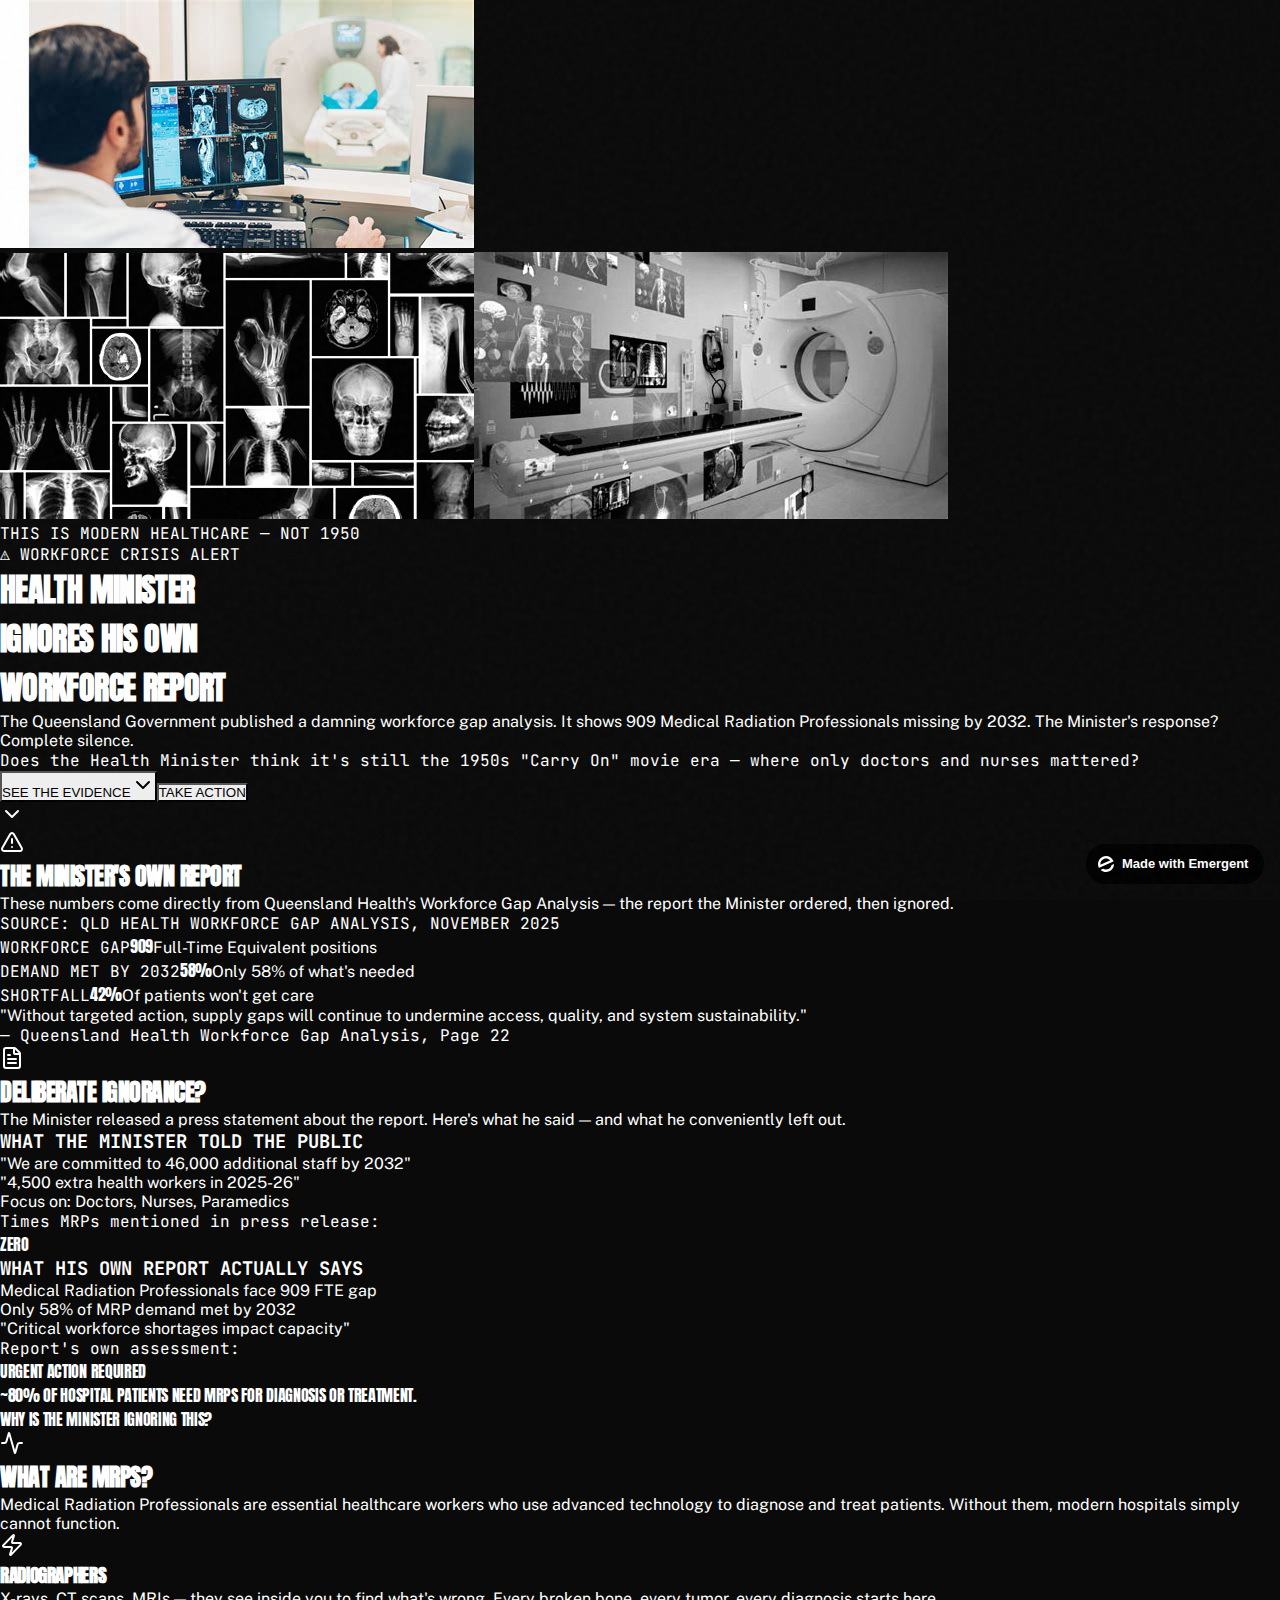
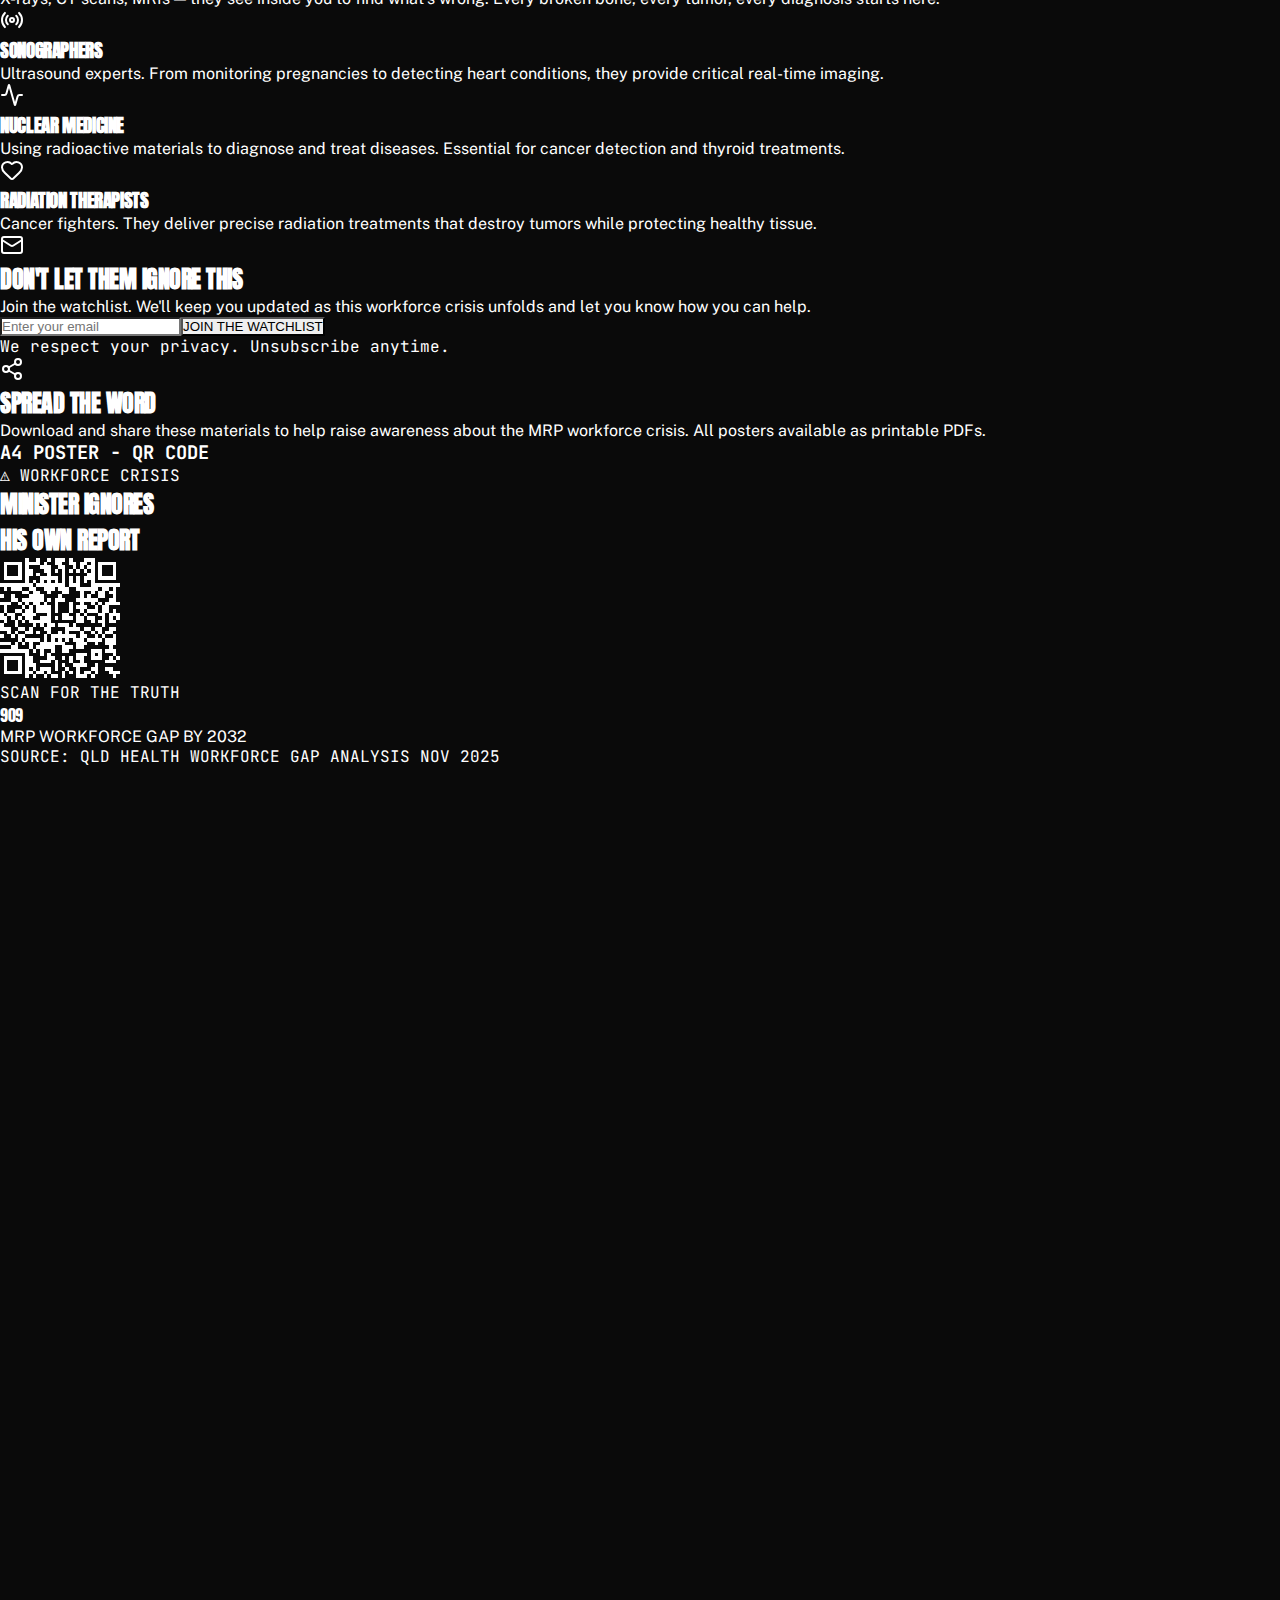
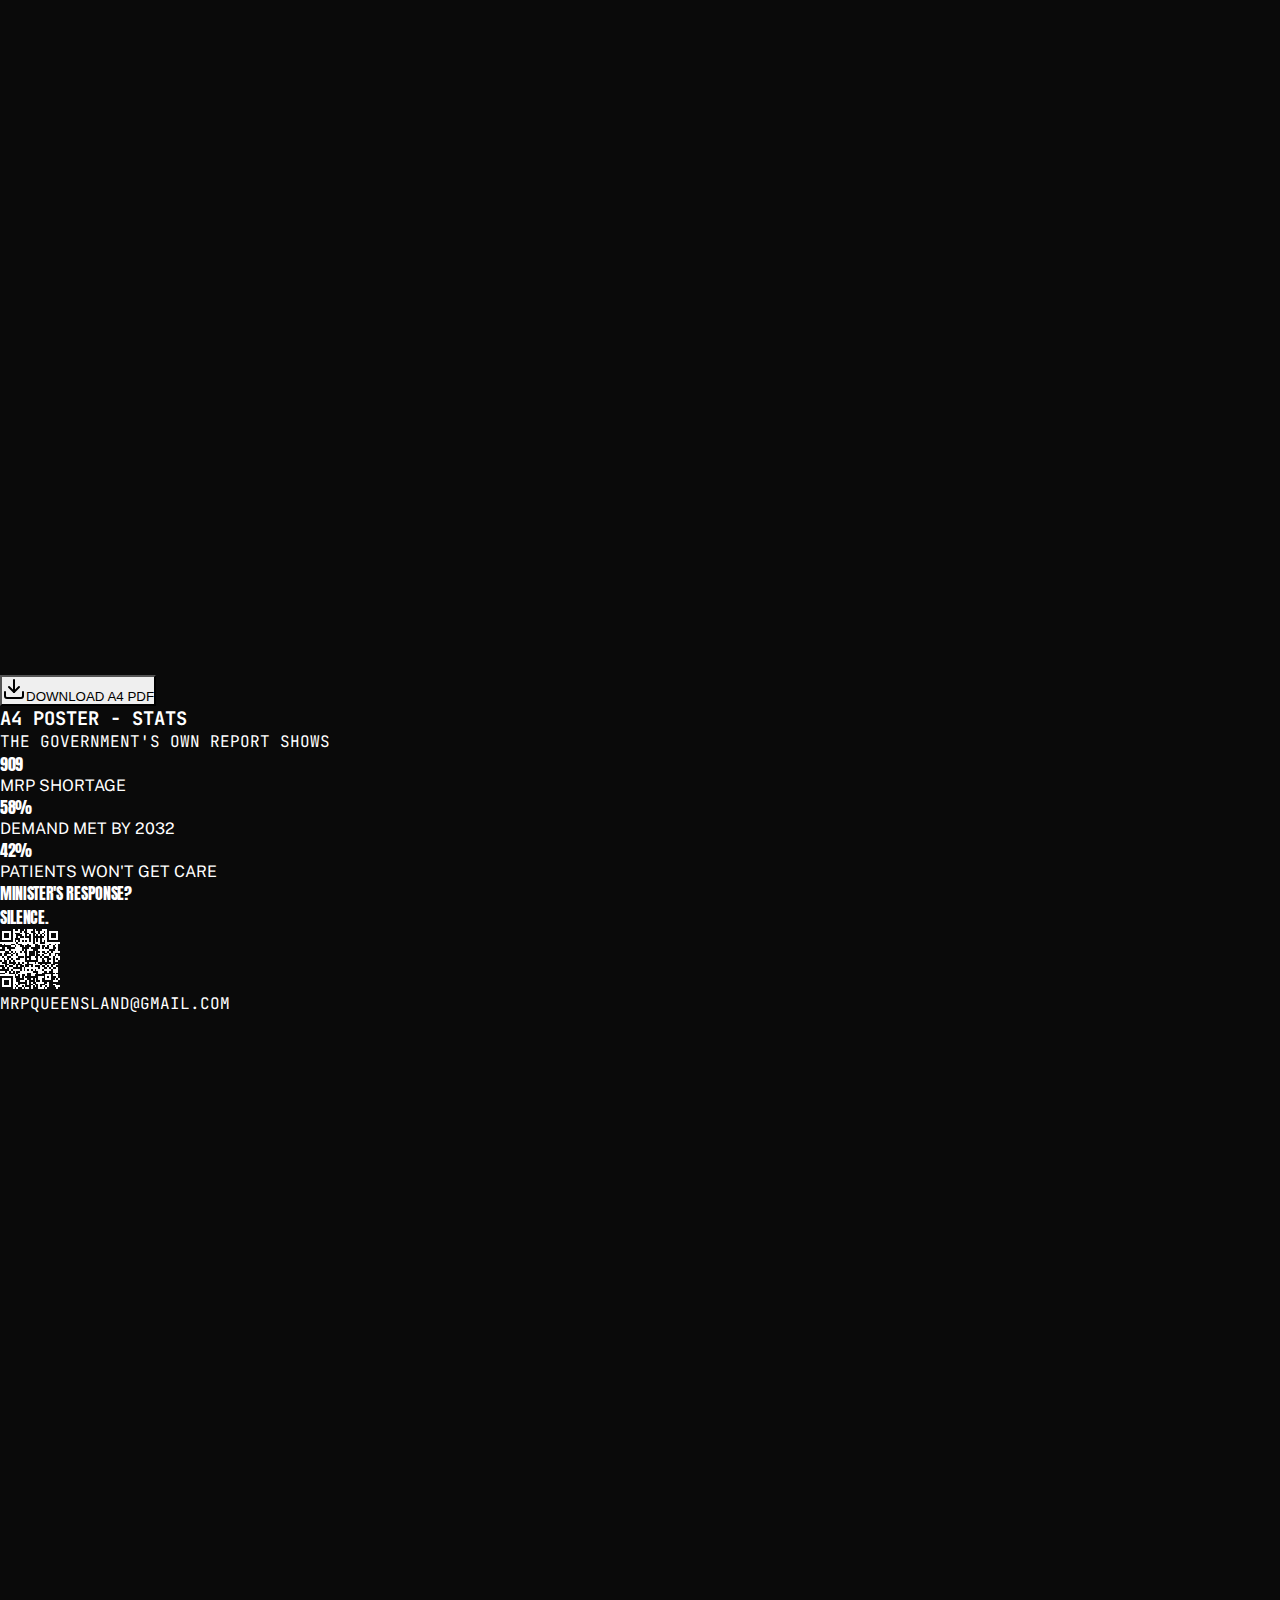
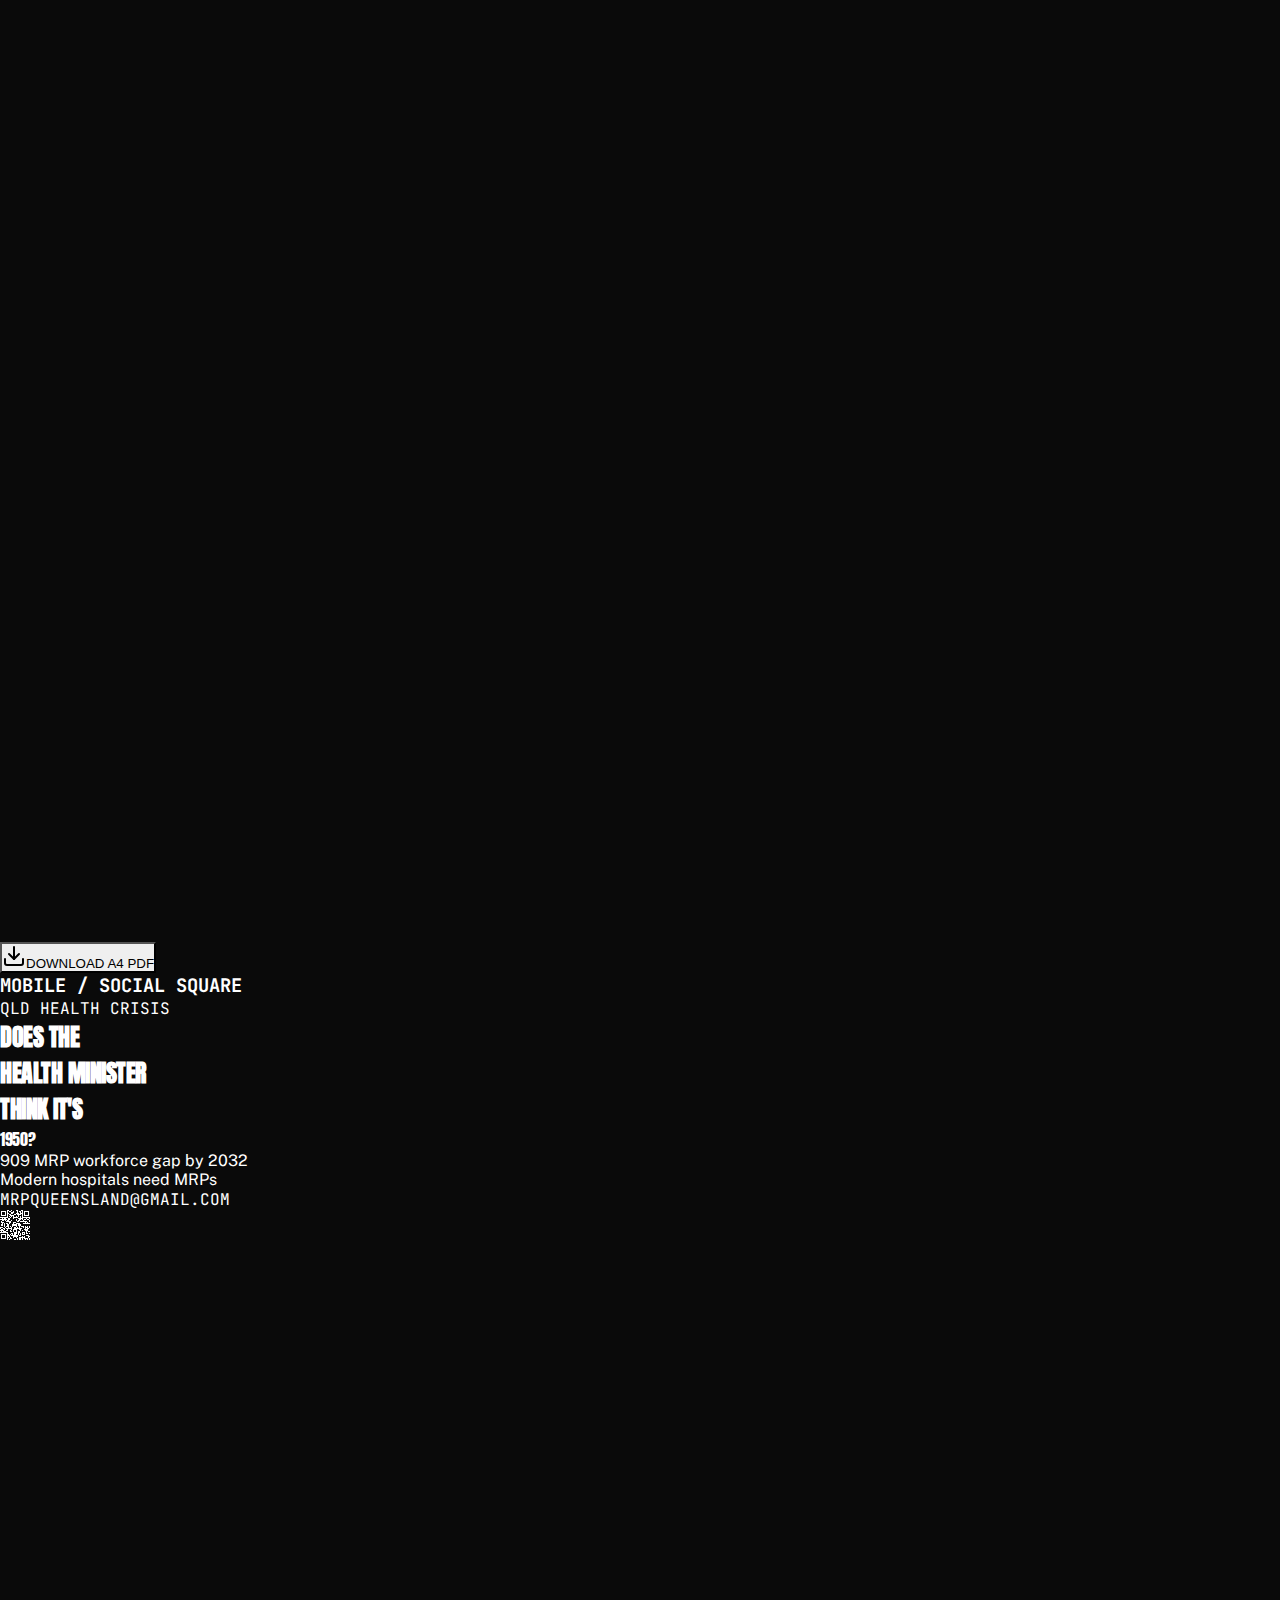
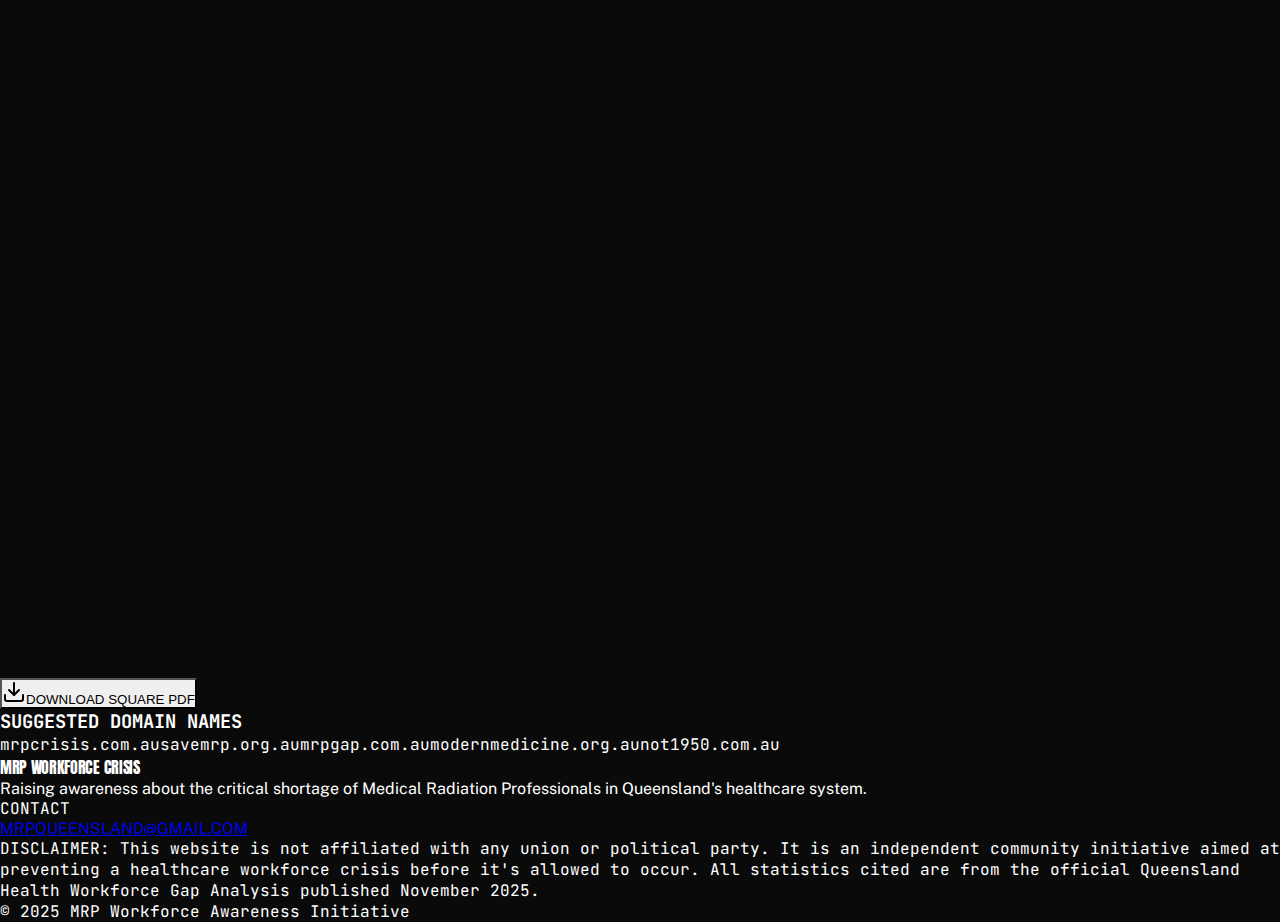
<file: index - Copy - Copy.html>
<!DOCTYPE html>
<!-- saved from url=(0014)about:internet -->
<html lang="en"><head><meta http-equiv="Content-Type" content="text/html; charset=UTF-8"><meta name="viewport" content="width=device-width,initial-scale=1"><meta name="theme-color" content="#000000"><meta name="description" content="A product of emergent.sh"><link rel="preconnect" href="https://fonts.googleapis.com/"><link rel="preconnect" href="https://fonts.gstatic.com/" crossorigin=""><link href="assets/css2" rel="stylesheet"><title>Emergent | Fullstack App</title><link href="assets/main.b3564ce3.css" rel="stylesheet"><style type="text/css">[data-sonner-toaster][dir=ltr],html[dir=ltr]{--toast-icon-margin-start:-3px;--toast-icon-margin-end:4px;--toast-svg-margin-start:-1px;--toast-svg-margin-end:0px;--toast-button-margin-start:auto;--toast-button-margin-end:0;--toast-close-button-start:0;--toast-close-button-end:unset;--toast-close-button-transform:translate(-35%, -35%)}[data-sonner-toaster][dir=rtl],html[dir=rtl]{--toast-icon-margin-start:4px;--toast-icon-margin-end:-3px;--toast-svg-margin-start:0px;--toast-svg-margin-end:-1px;--toast-button-margin-start:0;--toast-button-margin-end:auto;--toast-close-button-start:unset;--toast-close-button-end:0;--toast-close-button-transform:translate(35%, -35%)}[data-sonner-toaster]{position:fixed;width:var(--width);font-family:ui-sans-serif,system-ui,-apple-system,BlinkMacSystemFont,Segoe UI,Roboto,Helvetica Neue,Arial,Noto Sans,sans-serif,Apple Color Emoji,Segoe UI Emoji,Segoe UI Symbol,Noto Color Emoji;--gray1:hsl(0, 0%, 99%);--gray2:hsl(0, 0%, 97.3%);--gray3:hsl(0, 0%, 95.1%);--gray4:hsl(0, 0%, 93%);--gray5:hsl(0, 0%, 90.9%);--gray6:hsl(0, 0%, 88.7%);--gray7:hsl(0, 0%, 85.8%);--gray8:hsl(0, 0%, 78%);--gray9:hsl(0, 0%, 56.1%);--gray10:hsl(0, 0%, 52.3%);--gray11:hsl(0, 0%, 43.5%);--gray12:hsl(0, 0%, 9%);--border-radius:8px;box-sizing:border-box;padding:0;margin:0;list-style:none;outline:0;z-index:999999999;transition:transform .4s ease}@media (hover:none) and (pointer:coarse){[data-sonner-toaster][data-lifted=true]{transform:none}}[data-sonner-toaster][data-x-position=right]{right:var(--offset-right)}[data-sonner-toaster][data-x-position=left]{left:var(--offset-left)}[data-sonner-toaster][data-x-position=center]{left:50%;transform:translateX(-50%)}[data-sonner-toaster][data-y-position=top]{top:var(--offset-top)}[data-sonner-toaster][data-y-position=bottom]{bottom:var(--offset-bottom)}[data-sonner-toast]{--y:translateY(100%);--lift-amount:calc(var(--lift) * var(--gap));z-index:var(--z-index);position:absolute;opacity:0;transform:var(--y);touch-action:none;transition:transform .4s,opacity .4s,height .4s,box-shadow .2s;box-sizing:border-box;outline:0;overflow-wrap:anywhere}[data-sonner-toast][data-styled=true]{padding:16px;background:var(--normal-bg);border:1px solid var(--normal-border);color:var(--normal-text);border-radius:var(--border-radius);box-shadow:0 4px 12px rgba(0,0,0,.1);width:var(--width);font-size:13px;display:flex;align-items:center;gap:6px}[data-sonner-toast]:focus-visible{box-shadow:0 4px 12px rgba(0,0,0,.1),0 0 0 2px rgba(0,0,0,.2)}[data-sonner-toast][data-y-position=top]{top:0;--y:translateY(-100%);--lift:1;--lift-amount:calc(1 * var(--gap))}[data-sonner-toast][data-y-position=bottom]{bottom:0;--y:translateY(100%);--lift:-1;--lift-amount:calc(var(--lift) * var(--gap))}[data-sonner-toast][data-styled=true] [data-description]{font-weight:400;line-height:1.4;color:#3f3f3f}[data-rich-colors=true][data-sonner-toast][data-styled=true] [data-description]{color:inherit}[data-sonner-toaster][data-sonner-theme=dark] [data-description]{color:#e8e8e8}[data-sonner-toast][data-styled=true] [data-title]{font-weight:500;line-height:1.5;color:inherit}[data-sonner-toast][data-styled=true] [data-icon]{display:flex;height:16px;width:16px;position:relative;justify-content:flex-start;align-items:center;flex-shrink:0;margin-left:var(--toast-icon-margin-start);margin-right:var(--toast-icon-margin-end)}[data-sonner-toast][data-promise=true] [data-icon]>svg{opacity:0;transform:scale(.8);transform-origin:center;animation:sonner-fade-in .3s ease forwards}[data-sonner-toast][data-styled=true] [data-icon]>*{flex-shrink:0}[data-sonner-toast][data-styled=true] [data-icon] svg{margin-left:var(--toast-svg-margin-start);margin-right:var(--toast-svg-margin-end)}[data-sonner-toast][data-styled=true] [data-content]{display:flex;flex-direction:column;gap:2px}[data-sonner-toast][data-styled=true] [data-button]{border-radius:4px;padding-left:8px;padding-right:8px;height:24px;font-size:12px;color:var(--normal-bg);background:var(--normal-text);margin-left:var(--toast-button-margin-start);margin-right:var(--toast-button-margin-end);border:none;font-weight:500;cursor:pointer;outline:0;display:flex;align-items:center;flex-shrink:0;transition:opacity .4s,box-shadow .2s}[data-sonner-toast][data-styled=true] [data-button]:focus-visible{box-shadow:0 0 0 2px rgba(0,0,0,.4)}[data-sonner-toast][data-styled=true] [data-button]:first-of-type{margin-left:var(--toast-button-margin-start);margin-right:var(--toast-button-margin-end)}[data-sonner-toast][data-styled=true] [data-cancel]{color:var(--normal-text);background:rgba(0,0,0,.08)}[data-sonner-toaster][data-sonner-theme=dark] [data-sonner-toast][data-styled=true] [data-cancel]{background:rgba(255,255,255,.3)}[data-sonner-toast][data-styled=true] [data-close-button]{position:absolute;left:var(--toast-close-button-start);right:var(--toast-close-button-end);top:0;height:20px;width:20px;display:flex;justify-content:center;align-items:center;padding:0;color:var(--gray12);background:var(--normal-bg);border:1px solid var(--gray4);transform:var(--toast-close-button-transform);border-radius:50%;cursor:pointer;z-index:1;transition:opacity .1s,background .2s,border-color .2s}[data-sonner-toast][data-styled=true] [data-close-button]:focus-visible{box-shadow:0 4px 12px rgba(0,0,0,.1),0 0 0 2px rgba(0,0,0,.2)}[data-sonner-toast][data-styled=true] [data-disabled=true]{cursor:not-allowed}[data-sonner-toast][data-styled=true]:hover [data-close-button]:hover{background:var(--gray2);border-color:var(--gray5)}[data-sonner-toast][data-swiping=true]::before{content:'';position:absolute;left:-100%;right:-100%;height:100%;z-index:-1}[data-sonner-toast][data-y-position=top][data-swiping=true]::before{bottom:50%;transform:scaleY(3) translateY(50%)}[data-sonner-toast][data-y-position=bottom][data-swiping=true]::before{top:50%;transform:scaleY(3) translateY(-50%)}[data-sonner-toast][data-swiping=false][data-removed=true]::before{content:'';position:absolute;inset:0;transform:scaleY(2)}[data-sonner-toast][data-expanded=true]::after{content:'';position:absolute;left:0;height:calc(var(--gap) + 1px);bottom:100%;width:100%}[data-sonner-toast][data-mounted=true]{--y:translateY(0);opacity:1}[data-sonner-toast][data-expanded=false][data-front=false]{--scale:var(--toasts-before) * 0.05 + 1;--y:translateY(calc(var(--lift-amount) * var(--toasts-before))) scale(calc(-1 * var(--scale)));height:var(--front-toast-height)}[data-sonner-toast]>*{transition:opacity .4s}[data-sonner-toast][data-x-position=right]{right:0}[data-sonner-toast][data-x-position=left]{left:0}[data-sonner-toast][data-expanded=false][data-front=false][data-styled=true]>*{opacity:0}[data-sonner-toast][data-visible=false]{opacity:0;pointer-events:none}[data-sonner-toast][data-mounted=true][data-expanded=true]{--y:translateY(calc(var(--lift) * var(--offset)));height:var(--initial-height)}[data-sonner-toast][data-removed=true][data-front=true][data-swipe-out=false]{--y:translateY(calc(var(--lift) * -100%));opacity:0}[data-sonner-toast][data-removed=true][data-front=false][data-swipe-out=false][data-expanded=true]{--y:translateY(calc(var(--lift) * var(--offset) + var(--lift) * -100%));opacity:0}[data-sonner-toast][data-removed=true][data-front=false][data-swipe-out=false][data-expanded=false]{--y:translateY(40%);opacity:0;transition:transform .5s,opacity .2s}[data-sonner-toast][data-removed=true][data-front=false]::before{height:calc(var(--initial-height) + 20%)}[data-sonner-toast][data-swiping=true]{transform:var(--y) translateY(var(--swipe-amount-y,0)) translateX(var(--swipe-amount-x,0));transition:none}[data-sonner-toast][data-swiped=true]{user-select:none}[data-sonner-toast][data-swipe-out=true][data-y-position=bottom],[data-sonner-toast][data-swipe-out=true][data-y-position=top]{animation-duration:.2s;animation-timing-function:ease-out;animation-fill-mode:forwards}[data-sonner-toast][data-swipe-out=true][data-swipe-direction=left]{animation-name:swipe-out-left}[data-sonner-toast][data-swipe-out=true][data-swipe-direction=right]{animation-name:swipe-out-right}[data-sonner-toast][data-swipe-out=true][data-swipe-direction=up]{animation-name:swipe-out-up}[data-sonner-toast][data-swipe-out=true][data-swipe-direction=down]{animation-name:swipe-out-down}@keyframes swipe-out-left{from{transform:var(--y) translateX(var(--swipe-amount-x));opacity:1}to{transform:var(--y) translateX(calc(var(--swipe-amount-x) - 100%));opacity:0}}@keyframes swipe-out-right{from{transform:var(--y) translateX(var(--swipe-amount-x));opacity:1}to{transform:var(--y) translateX(calc(var(--swipe-amount-x) + 100%));opacity:0}}@keyframes swipe-out-up{from{transform:var(--y) translateY(var(--swipe-amount-y));opacity:1}to{transform:var(--y) translateY(calc(var(--swipe-amount-y) - 100%));opacity:0}}@keyframes swipe-out-down{from{transform:var(--y) translateY(var(--swipe-amount-y));opacity:1}to{transform:var(--y) translateY(calc(var(--swipe-amount-y) + 100%));opacity:0}}@media (max-width:600px){[data-sonner-toaster]{position:fixed;right:var(--mobile-offset-right);left:var(--mobile-offset-left);width:100%}[data-sonner-toaster][dir=rtl]{left:calc(var(--mobile-offset-left) * -1)}[data-sonner-toaster] [data-sonner-toast]{left:0;right:0;width:calc(100% - var(--mobile-offset-left) * 2)}[data-sonner-toaster][data-x-position=left]{left:var(--mobile-offset-left)}[data-sonner-toaster][data-y-position=bottom]{bottom:var(--mobile-offset-bottom)}[data-sonner-toaster][data-y-position=top]{top:var(--mobile-offset-top)}[data-sonner-toaster][data-x-position=center]{left:var(--mobile-offset-left);right:var(--mobile-offset-right);transform:none}}[data-sonner-toaster][data-sonner-theme=light]{--normal-bg:#fff;--normal-border:var(--gray4);--normal-text:var(--gray12);--success-bg:hsl(143, 85%, 96%);--success-border:hsl(145, 92%, 87%);--success-text:hsl(140, 100%, 27%);--info-bg:hsl(208, 100%, 97%);--info-border:hsl(221, 91%, 93%);--info-text:hsl(210, 92%, 45%);--warning-bg:hsl(49, 100%, 97%);--warning-border:hsl(49, 91%, 84%);--warning-text:hsl(31, 92%, 45%);--error-bg:hsl(359, 100%, 97%);--error-border:hsl(359, 100%, 94%);--error-text:hsl(360, 100%, 45%)}[data-sonner-toaster][data-sonner-theme=light] [data-sonner-toast][data-invert=true]{--normal-bg:#000;--normal-border:hsl(0, 0%, 20%);--normal-text:var(--gray1)}[data-sonner-toaster][data-sonner-theme=dark] [data-sonner-toast][data-invert=true]{--normal-bg:#fff;--normal-border:var(--gray3);--normal-text:var(--gray12)}[data-sonner-toaster][data-sonner-theme=dark]{--normal-bg:#000;--normal-bg-hover:hsl(0, 0%, 12%);--normal-border:hsl(0, 0%, 20%);--normal-border-hover:hsl(0, 0%, 25%);--normal-text:var(--gray1);--success-bg:hsl(150, 100%, 6%);--success-border:hsl(147, 100%, 12%);--success-text:hsl(150, 86%, 65%);--info-bg:hsl(215, 100%, 6%);--info-border:hsl(223, 43%, 17%);--info-text:hsl(216, 87%, 65%);--warning-bg:hsl(64, 100%, 6%);--warning-border:hsl(60, 100%, 9%);--warning-text:hsl(46, 87%, 65%);--error-bg:hsl(358, 76%, 10%);--error-border:hsl(357, 89%, 16%);--error-text:hsl(358, 100%, 81%)}[data-sonner-toaster][data-sonner-theme=dark] [data-sonner-toast] [data-close-button]{background:var(--normal-bg);border-color:var(--normal-border);color:var(--normal-text)}[data-sonner-toaster][data-sonner-theme=dark] [data-sonner-toast] [data-close-button]:hover{background:var(--normal-bg-hover);border-color:var(--normal-border-hover)}[data-rich-colors=true][data-sonner-toast][data-type=success]{background:var(--success-bg);border-color:var(--success-border);color:var(--success-text)}[data-rich-colors=true][data-sonner-toast][data-type=success] [data-close-button]{background:var(--success-bg);border-color:var(--success-border);color:var(--success-text)}[data-rich-colors=true][data-sonner-toast][data-type=info]{background:var(--info-bg);border-color:var(--info-border);color:var(--info-text)}[data-rich-colors=true][data-sonner-toast][data-type=info] [data-close-button]{background:var(--info-bg);border-color:var(--info-border);color:var(--info-text)}[data-rich-colors=true][data-sonner-toast][data-type=warning]{background:var(--warning-bg);border-color:var(--warning-border);color:var(--warning-text)}[data-rich-colors=true][data-sonner-toast][data-type=warning] [data-close-button]{background:var(--warning-bg);border-color:var(--warning-border);color:var(--warning-text)}[data-rich-colors=true][data-sonner-toast][data-type=error]{background:var(--error-bg);border-color:var(--error-border);color:var(--error-text)}[data-rich-colors=true][data-sonner-toast][data-type=error] [data-close-button]{background:var(--error-bg);border-color:var(--error-border);color:var(--error-text)}.sonner-loading-wrapper{--size:16px;height:var(--size);width:var(--size);position:absolute;inset:0;z-index:10}.sonner-loading-wrapper[data-visible=false]{transform-origin:center;animation:sonner-fade-out .2s ease forwards}.sonner-spinner{position:relative;top:50%;left:50%;height:var(--size);width:var(--size)}.sonner-loading-bar{animation:sonner-spin 1.2s linear infinite;background:var(--gray11);border-radius:6px;height:8%;left:-10%;position:absolute;top:-3.9%;width:24%}.sonner-loading-bar:first-child{animation-delay:-1.2s;transform:rotate(.0001deg) translate(146%)}.sonner-loading-bar:nth-child(2){animation-delay:-1.1s;transform:rotate(30deg) translate(146%)}.sonner-loading-bar:nth-child(3){animation-delay:-1s;transform:rotate(60deg) translate(146%)}.sonner-loading-bar:nth-child(4){animation-delay:-.9s;transform:rotate(90deg) translate(146%)}.sonner-loading-bar:nth-child(5){animation-delay:-.8s;transform:rotate(120deg) translate(146%)}.sonner-loading-bar:nth-child(6){animation-delay:-.7s;transform:rotate(150deg) translate(146%)}.sonner-loading-bar:nth-child(7){animation-delay:-.6s;transform:rotate(180deg) translate(146%)}.sonner-loading-bar:nth-child(8){animation-delay:-.5s;transform:rotate(210deg) translate(146%)}.sonner-loading-bar:nth-child(9){animation-delay:-.4s;transform:rotate(240deg) translate(146%)}.sonner-loading-bar:nth-child(10){animation-delay:-.3s;transform:rotate(270deg) translate(146%)}.sonner-loading-bar:nth-child(11){animation-delay:-.2s;transform:rotate(300deg) translate(146%)}.sonner-loading-bar:nth-child(12){animation-delay:-.1s;transform:rotate(330deg) translate(146%)}@keyframes sonner-fade-in{0%{opacity:0;transform:scale(.8)}100%{opacity:1;transform:scale(1)}}@keyframes sonner-fade-out{0%{opacity:1;transform:scale(1)}100%{opacity:0;transform:scale(.8)}}@keyframes sonner-spin{0%{opacity:1}100%{opacity:.15}}@media (prefers-reduced-motion){.sonner-loading-bar,[data-sonner-toast],[data-sonner-toast]>*{transition:none!important;animation:none!important}}.sonner-loader{position:absolute;top:50%;left:50%;transform:translate(-50%,-50%);transform-origin:center;transition:opacity .2s,transform .2s}.sonner-loader[data-visible=false]{opacity:0;transform:scale(.8) translate(-50%,-50%)}</style></head><body style="display:block !important; visibility:visible !important;"><noscript>You need to enable JavaScript to run this app.</noscript><div id="root"><div class="App"><div class="min-h-screen bg-[#0a0a0a]" data-testid="landing-page"><section class="min-h-screen grid grid-cols-1 lg:grid-cols-2" data-testid="hero-section"><div class="relative overflow-hidden bg-[#111] flex items-center justify-center p-4 lg:p-0"><div class="relative w-full h-full"><img src="assets/OIP-3923950281.rU3ieSi5-7YqQdNPVWj7DAHaD4" alt="X-ray machine operator at work" class="w-full h-[50vh] lg:h-[70vh] object-cover vintage-filter duotone-red" data-testid="hero-image"><div class="grid grid-cols-2 gap-1"><img src="assets/OIP-1009714573.0EowzeUF-hEvteWAsq6EegHaEK" alt="Modern CT scanner" class="w-full h-32 lg:h-40 object-cover vintage-filter" data-testid="hero-image-2"><img src="assets/OIP-4201792325.e0U58LKeypme4TFBcK5U7QHaEL" alt="MRI machine" class="w-full h-32 lg:h-40 object-cover vintage-filter" data-testid="hero-image-3"></div><div class="absolute bottom-0 left-0 right-0 bg-black/90 p-4 border-l-4 border-[#FF3B30]"><p class="font-mono text-sm text-white/70">THIS IS MODERN HEALTHCARE — NOT 1950</p></div></div></div><div class="flex flex-col justify-center p-8 md:p-12 lg:p-16 xl:p-24 bg-[#0a0a0a]"><div class="max-w-xl"><p class="font-mono text-[#FF3B30] text-sm tracking-widest mb-4 animate-pulse" data-testid="hero-subtitle">⚠ WORKFORCE CRISIS ALERT</p><h1 class="font-heading text-4xl sm:text-5xl lg:text-6xl text-white leading-none mb-6" data-testid="hero-title">HEALTH MINISTER<br><span class="text-[#FF3B30]">IGNORES HIS OWN</span><br><span class="text-[#F5A623]">WORKFORCE REPORT</span></h1><p class="font-body text-lg text-white/70 mb-6 leading-relaxed" data-testid="hero-description">The Queensland Government published a damning workforce gap analysis. It shows <span class="text-[#FF3B30] font-bold">909 Medical Radiation Professionals missing by 2032</span>. The Minister's response? <span class="text-[#FF3B30] font-bold uppercase">Complete silence.</span></p><div class="p-4 bg-[#FF3B30]/20 border-l-4 border-[#FF3B30] mb-8"><p class="font-mono text-sm text-white/90">Does the Health Minister think it's still the 1950s "Carry On" movie era — where only doctors and nurses mattered?</p></div><div class="flex flex-col sm:flex-row gap-4"><button class="btn-primary flex items-center justify-center gap-2" data-testid="see-gap-btn">SEE THE EVIDENCE<svg xmlns="http://www.w3.org/2000/svg" width="24" height="24" viewBox="0 0 24 24" fill="none" stroke="currentColor" stroke-width="2" stroke-linecap="round" stroke-linejoin="round" class="lucide lucide-chevron-down w-5 h-5" aria-hidden="true"><path d="m6 9 6 6 6-6"></path></svg></button><button class="btn-secondary" data-testid="join-watchlist-btn">TAKE ACTION</button></div></div></div></section><div class="hidden lg:flex justify-center pb-8 bg-[#0a0a0a]"><svg xmlns="http://www.w3.org/2000/svg" width="24" height="24" viewBox="0 0 24 24" fill="none" stroke="currentColor" stroke-width="2" stroke-linecap="round" stroke-linejoin="round" class="lucide lucide-chevron-down w-8 h-8 text-white/30 bounce" aria-hidden="true"><path d="m6 9 6 6 6-6"></path></svg></div><section id="crisis" class="py-16 md:py-24 px-8 md:px-12 lg:px-24 bg-[#0a0a0a] section-divider" data-testid="crisis-section"><div class="max-w-6xl mx-auto"><div class="flex items-center gap-4 mb-4"><svg xmlns="http://www.w3.org/2000/svg" width="24" height="24" viewBox="0 0 24 24" fill="none" stroke="currentColor" stroke-width="2" stroke-linecap="round" stroke-linejoin="round" class="lucide lucide-triangle-alert w-8 h-8 text-[#FF3B30] animate-pulse" aria-hidden="true"><path d="m21.73 18-8-14a2 2 0 0 0-3.48 0l-8 14A2 2 0 0 0 4 21h16a2 2 0 0 0 1.73-3"></path><path d="M12 9v4"></path><path d="M12 17h.01"></path></svg><h2 class="font-heading text-3xl md:text-4xl text-white">THE MINISTER'S OWN REPORT</h2></div><p class="font-body text-lg text-[#FF3B30] mb-4">These numbers come directly from Queensland Health's Workforce Gap Analysis — the report the Minister ordered, then ignored.</p><p class="font-mono text-sm text-white/50 mb-8">SOURCE: QLD HEALTH WORKFORCE GAP ANALYSIS, NOVEMBER 2025</p><div class="grid grid-cols-1 md:grid-cols-3 gap-8 md:gap-12"><div class="stat-card" data-testid="stat-workforce-gap"><span class="font-mono text-sm text-white/50 uppercase tracking-widest">WORKFORCE GAP</span><span class="font-heading text-5xl md:text-6xl text-[#FF3B30]">909</span><span class="font-body text-lg text-white/70">Full-Time Equivalent positions</span></div><div class="stat-card border-[#F5A623]" data-testid="stat-demand-met"><span class="font-mono text-sm text-white/50 uppercase tracking-widest">DEMAND MET BY 2032</span><span class="font-heading text-5xl md:text-6xl text-[#F5A623]">58%</span><span class="font-body text-lg text-white/70">Only 58% of what's needed</span></div><div class="stat-card border-white" data-testid="stat-shortfall"><span class="font-mono text-sm text-white/50 uppercase tracking-widest">SHORTFALL</span><span class="font-heading text-5xl md:text-6xl text-white">42%</span><span class="font-body text-lg text-white/70">Of patients won't get care</span></div></div><div class="mt-16 p-8 bg-[#111] border border-white/10"><p class="font-body text-xl text-white/80 leading-relaxed">"Without targeted action, supply gaps will continue to undermine access, quality, and system sustainability."</p><p class="font-mono text-sm text-[#FF3B30] mt-4">— Queensland Health Workforce Gap Analysis, Page 22</p></div></div></section><section class="py-16 md:py-24 px-8 md:px-12 lg:px-24 bg-[#111] section-divider" data-testid="reality-check-section"><div class="max-w-6xl mx-auto"><div class="flex items-center gap-4 mb-4"><svg xmlns="http://www.w3.org/2000/svg" width="24" height="24" viewBox="0 0 24 24" fill="none" stroke="currentColor" stroke-width="2" stroke-linecap="round" stroke-linejoin="round" class="lucide lucide-file-text w-8 h-8 text-[#F5A623]" aria-hidden="true"><path d="M6 22a2 2 0 0 1-2-2V4a2 2 0 0 1 2-2h8a2.4 2.4 0 0 1 1.704.706l3.588 3.588A2.4 2.4 0 0 1 20 8v12a2 2 0 0 1-2 2z"></path><path d="M14 2v5a1 1 0 0 0 1 1h5"></path><path d="M10 9H8"></path><path d="M16 13H8"></path><path d="M16 17H8"></path></svg><h2 class="font-heading text-3xl md:text-4xl text-white">DELIBERATE IGNORANCE?</h2></div><p class="font-body text-lg text-white/60 mb-12">The Minister released a press statement about the report. Here's what he said — and what he conveniently left out.</p><div class="grid grid-cols-1 lg:grid-cols-2 gap-8"><div class="p-8 bg-[#0a0a0a] border-2 border-[#FF3B30]" data-testid="minister-says-card"><h3 class="font-mono text-sm text-[#FF3B30] uppercase tracking-widest mb-4">WHAT THE MINISTER TOLD THE PUBLIC</h3><div class="space-y-4"><p class="font-body text-lg text-white/80">"We are committed to 46,000 additional staff by 2032"</p><p class="font-body text-lg text-white/80">"4,500 extra health workers in 2025-26"</p><p class="font-body text-lg text-white/80 italic">Focus on: Doctors, Nurses, Paramedics</p></div><div class="mt-6 pt-6 border-t border-white/10"><p class="font-mono text-sm text-white/40">Times MRPs mentioned in press release:</p><p class="font-heading text-4xl text-[#FF3B30] mt-2">ZERO</p></div></div><div class="p-8 bg-[#0a0a0a] border-2 border-white" data-testid="report-says-card"><h3 class="font-mono text-sm text-white uppercase tracking-widest mb-4">WHAT HIS OWN REPORT ACTUALLY SAYS</h3><div class="space-y-4"><p class="font-body text-lg text-white/80">Medical Radiation Professionals face <span class="text-[#FF3B30] font-bold">909 FTE gap</span></p><p class="font-body text-lg text-white/80">Only <span class="text-[#F5A623] font-bold">58%</span> of MRP demand met by 2032</p><p class="font-body text-lg text-white/80">"Critical workforce shortages impact capacity"</p></div><div class="mt-6 pt-6 border-t border-white/10"><p class="font-mono text-sm text-white/40">Report's own assessment:</p><p class="font-heading text-2xl text-[#FF3B30] mt-2">URGENT ACTION REQUIRED</p></div></div></div><div class="mt-12 p-6 bg-[#FF3B30] border-2 border-white"><p class="font-heading text-xl text-white text-center">~80% OF HOSPITAL PATIENTS NEED MRPS FOR DIAGNOSIS OR TREATMENT.<br><span class="text-2xl">WHY IS THE MINISTER IGNORING THIS?</span></p></div></div></section><section class="py-16 md:py-24 px-8 md:px-12 lg:px-24 bg-[#0a0a0a] section-divider" data-testid="mrp-section"><div class="max-w-6xl mx-auto"><div class="flex items-center gap-4 mb-4"><svg xmlns="http://www.w3.org/2000/svg" width="24" height="24" viewBox="0 0 24 24" fill="none" stroke="currentColor" stroke-width="2" stroke-linecap="round" stroke-linejoin="round" class="lucide lucide-activity w-8 h-8 text-[#FF3B30]" aria-hidden="true"><path d="M22 12h-2.48a2 2 0 0 0-1.93 1.46l-2.35 8.36a.25.25 0 0 1-.48 0L9.24 2.18a.25.25 0 0 0-.48 0l-2.35 8.36A2 2 0 0 1 4.49 12H2"></path></svg><h2 class="font-heading text-3xl md:text-4xl text-white">WHAT ARE MRPs?</h2></div><p class="font-body text-lg text-white/60 mb-12 max-w-2xl">Medical Radiation Professionals are essential healthcare workers who use advanced technology to diagnose and treat patients. Without them, modern hospitals simply cannot function.</p><div class="grid grid-cols-1 md:grid-cols-2 lg:grid-cols-4 gap-4"><div class="card-brutalist group" data-testid="mrp-card-radiographers"><div class="flex items-center gap-3 mb-4"><div class="w-12 h-12 bg-[#FF3B30] flex items-center justify-center"><svg xmlns="http://www.w3.org/2000/svg" width="24" height="24" viewBox="0 0 24 24" fill="none" stroke="currentColor" stroke-width="2" stroke-linecap="round" stroke-linejoin="round" class="lucide lucide-zap w-6 h-6 text-white" aria-hidden="true"><path d="M4 14a1 1 0 0 1-.78-1.63l9.9-10.2a.5.5 0 0 1 .86.46l-1.92 6.02A1 1 0 0 0 13 10h7a1 1 0 0 1 .78 1.63l-9.9 10.2a.5.5 0 0 1-.86-.46l1.92-6.02A1 1 0 0 0 11 14z"></path></svg></div><h3 class="font-heading text-xl text-white">RADIOGRAPHERS</h3></div><p class="font-body text-white/60">X-rays, CT scans, MRIs — they see inside you to find what's wrong. Every broken bone, every tumor, every diagnosis starts here.</p></div><div class="card-brutalist group" data-testid="mrp-card-sonographers"><div class="flex items-center gap-3 mb-4"><div class="w-12 h-12 bg-[#F5A623] flex items-center justify-center"><svg xmlns="http://www.w3.org/2000/svg" width="24" height="24" viewBox="0 0 24 24" fill="none" stroke="currentColor" stroke-width="2" stroke-linecap="round" stroke-linejoin="round" class="lucide lucide-radio w-6 h-6 text-black" aria-hidden="true"><path d="M16.247 7.761a6 6 0 0 1 0 8.478"></path><path d="M19.075 4.933a10 10 0 0 1 0 14.134"></path><path d="M4.925 19.067a10 10 0 0 1 0-14.134"></path><path d="M7.753 16.239a6 6 0 0 1 0-8.478"></path><circle cx="12" cy="12" r="2"></circle></svg></div><h3 class="font-heading text-xl text-white">SONOGRAPHERS</h3></div><p class="font-body text-white/60">Ultrasound experts. From monitoring pregnancies to detecting heart conditions, they provide critical real-time imaging.</p></div><div class="card-brutalist group" data-testid="mrp-card-nuclear"><div class="flex items-center gap-3 mb-4"><div class="w-12 h-12 bg-white flex items-center justify-center"><svg xmlns="http://www.w3.org/2000/svg" width="24" height="24" viewBox="0 0 24 24" fill="none" stroke="currentColor" stroke-width="2" stroke-linecap="round" stroke-linejoin="round" class="lucide lucide-activity w-6 h-6 text-[#0a0a0a]" aria-hidden="true"><path d="M22 12h-2.48a2 2 0 0 0-1.93 1.46l-2.35 8.36a.25.25 0 0 1-.48 0L9.24 2.18a.25.25 0 0 0-.48 0l-2.35 8.36A2 2 0 0 1 4.49 12H2"></path></svg></div><h3 class="font-heading text-xl text-white">NUCLEAR MEDICINE</h3></div><p class="font-body text-white/60">Using radioactive materials to diagnose and treat diseases. Essential for cancer detection and thyroid treatments.</p></div><div class="card-brutalist group" data-testid="mrp-card-radiation"><div class="flex items-center gap-3 mb-4"><div class="w-12 h-12 bg-[#FF3B30] flex items-center justify-center"><svg xmlns="http://www.w3.org/2000/svg" width="24" height="24" viewBox="0 0 24 24" fill="none" stroke="currentColor" stroke-width="2" stroke-linecap="round" stroke-linejoin="round" class="lucide lucide-heart w-6 h-6 text-white" aria-hidden="true"><path d="M2 9.5a5.5 5.5 0 0 1 9.591-3.676.56.56 0 0 0 .818 0A5.49 5.49 0 0 1 22 9.5c0 2.29-1.5 4-3 5.5l-5.492 5.313a2 2 0 0 1-3 .019L5 15c-1.5-1.5-3-3.2-3-5.5"></path></svg></div><h3 class="font-heading text-xl text-white">RADIATION THERAPISTS</h3></div><p class="font-body text-white/60">Cancer fighters. They deliver precise radiation treatments that destroy tumors while protecting healthy tissue.</p></div></div></div></section><section id="action" class="py-16 md:py-24 px-8 md:px-12 lg:px-24 bg-[#111] section-divider" data-testid="action-section"><div class="max-w-2xl mx-auto text-center"><svg xmlns="http://www.w3.org/2000/svg" width="24" height="24" viewBox="0 0 24 24" fill="none" stroke="currentColor" stroke-width="2" stroke-linecap="round" stroke-linejoin="round" class="lucide lucide-mail w-12 h-12 text-[#FF3B30] mx-auto mb-6" aria-hidden="true"><path d="m22 7-8.991 5.727a2 2 0 0 1-2.009 0L2 7"></path><rect x="2" y="4" width="20" height="16" rx="2"></rect></svg><h2 class="font-heading text-3xl md:text-4xl text-white mb-4">DON'T LET THEM IGNORE THIS</h2><p class="font-body text-lg text-white/60 mb-8">Join the watchlist. We'll keep you updated as this workforce crisis unfolds and let you know how you can help.</p><form class="flex flex-col sm:flex-row gap-4" data-testid="signup-form"><input type="email" placeholder="Enter your email" class="flex-1 input-brutalist bg-[#0a0a0a] border-2 border-white/20 px-6 focus:border-[#FF3B30]" required="" data-testid="email-signup-input" value=""><button type="submit" class="btn-primary whitespace-nowrap disabled:opacity-50" data-testid="email-signup-submit">JOIN THE WATCHLIST</button></form><p class="font-mono text-xs text-white/30 mt-6">We respect your privacy. Unsubscribe anytime.</p></div></section><section class="py-16 md:py-24 px-8 md:px-12 lg:px-24 bg-[#0a0a0a] section-divider" data-testid="posters-section"><div class="max-w-6xl mx-auto"><div class="flex items-center gap-4 mb-4"><svg xmlns="http://www.w3.org/2000/svg" width="24" height="24" viewBox="0 0 24 24" fill="none" stroke="currentColor" stroke-width="2" stroke-linecap="round" stroke-linejoin="round" class="lucide lucide-share2 lucide-share-2 w-8 h-8 text-[#F5A623]" aria-hidden="true"><circle cx="18" cy="5" r="3"></circle><circle cx="6" cy="12" r="3"></circle><circle cx="18" cy="19" r="3"></circle><line x1="8.59" x2="15.42" y1="13.51" y2="17.49"></line><line x1="15.41" x2="8.59" y1="6.51" y2="10.49"></line></svg><h2 class="font-heading text-3xl md:text-4xl text-white">SPREAD THE WORD</h2></div><p class="font-body text-lg text-white/60 mb-12 max-w-2xl">Download and share these materials to help raise awareness about the MRP workforce crisis. All posters available as printable PDFs.</p><div class="grid grid-cols-1 md:grid-cols-2 lg:grid-cols-3 gap-8"><div class="bg-[#111] border border-white/10 p-6"><h3 class="font-mono text-sm text-[#FF3B30] uppercase tracking-widest mb-4">A4 POSTER - QR CODE</h3><div class="bg-[#0a0a0a] p-8 mx-auto max-w-[300px] md:max-w-[400px]" data-testid="poster-qr-a4" style="aspect-ratio: 210 / 297;"><div class="h-full flex flex-col justify-between text-center"><div><p class="font-mono text-xs text-[#FF3B30] tracking-widest mb-2">⚠ WORKFORCE CRISIS</p><h2 class="font-heading text-2xl md:text-3xl text-white leading-none">MINISTER IGNORES</h2><h2 class="font-heading text-2xl md:text-3xl text-[#FF3B30] leading-none mt-1">HIS OWN REPORT</h2></div><div class="my-6"><div class="bg-white p-4 inline-block"><svg height="120" width="120" viewBox="0 0 33 33" role="img"><path fill="#ffffff" d="M0,0 h33v33H0z" shape-rendering="crispEdges"></path><path fill="#0a0a0a" d="M0 0h7v1H0zM8 0h2v1H8zM11 0h2v1H11zM14 0h1v1H14zM18 0h1v1H18zM20 0h3v1H20zM26,0 h7v1H26zM0 1h1v1H0zM6 1h1v1H6zM11 1h1v1H11zM13 1h2v1H13zM17 1h2v1H17zM21 1h1v1H21zM24 1h1v1H24zM26 1h1v1H26zM32,1 h1v1H32zM0 2h1v1H0zM2 2h3v1H2zM6 2h1v1H6zM8 2h3v1H8zM14 2h2v1H14zM18 2h2v1H18zM21 2h1v1H21zM23 2h1v1H23zM26 2h1v1H26zM28 2h3v1H28zM32,2 h1v1H32zM0 3h1v1H0zM2 3h3v1H2zM6 3h1v1H6zM9 3h3v1H9zM14 3h1v1H14zM16 3h1v1H16zM18 3h1v1H18zM20 3h1v1H20zM22 3h1v1H22zM24 3h1v1H24zM26 3h1v1H26zM28 3h3v1H28zM32,3 h1v1H32zM0 4h1v1H0zM2 4h3v1H2zM6 4h1v1H6zM9 4h1v1H9zM11 4h2v1H11zM14 4h3v1H14zM18 4h6v1H18zM26 4h1v1H26zM28 4h3v1H28zM32,4 h1v1H32zM0 5h1v1H0zM6 5h1v1H6zM8 5h3v1H8zM16 5h1v1H16zM18 5h1v1H18zM20 5h1v1H20zM22 5h1v1H22zM26 5h1v1H26zM32,5 h1v1H32zM0 6h7v1H0zM8 6h1v1H8zM10 6h1v1H10zM12 6h1v1H12zM14 6h1v1H14zM16 6h1v1H16zM18 6h1v1H18zM20 6h1v1H20zM22 6h1v1H22zM24 6h1v1H24zM26,6 h7v1H26zM9 7h1v1H9zM18 7h1v1H18zM22 7h3v1H22zM0 8h1v1H0zM2 8h1v1H2zM6 8h2v1H6zM10 8h2v1H10zM15 8h1v1H15zM19 8h2v1H19zM27 8h1v1H27zM30 8h1v1H30zM32,8 h1v1H32zM0 9h6v1H0zM8 9h1v1H8zM11 9h2v1H11zM14 9h3v1H14zM19 9h3v1H19zM23 9h2v1H23zM26 9h1v1H26zM29 9h1v1H29zM32,9 h1v1H32zM1 10h2v1H1zM4 10h4v1H4zM12 10h4v1H12zM17 10h5v1H17zM23 10h1v1H23zM25 10h2v1H25zM29 10h2v1H29zM32,10 h1v1H32zM0 11h3v1H0zM5 11h1v1H5zM12 11h1v1H12zM14 11h1v1H14zM18 11h3v1H18zM27 11h3v1H27zM32,11 h1v1H32zM3 12h2v1H3zM6 12h1v1H6zM8 12h1v1H8zM11 12h1v1H11zM13 12h2v1H13zM16 12h3v1H16zM20 12h2v1H20zM23 12h2v1H23zM26 12h1v1H26zM28 12h1v1H28zM0 13h1v1H0zM2 13h4v1H2zM7 13h1v1H7zM9 13h1v1H9zM14 13h1v1H14zM16 13h3v1H16zM20 13h1v1H20zM24 13h2v1H24zM27 13h1v1H27zM30,13 h3v1H30zM0 14h1v1H0zM2 14h2v1H2zM6 14h1v1H6zM9 14h1v1H9zM14 14h1v1H14zM16 14h3v1H16zM20 14h2v1H20zM23 14h1v1H23zM27 14h1v1H27zM30 14h1v1H30zM32,14 h1v1H32zM1 15h1v1H1zM4 15h2v1H4zM10 15h3v1H10zM14 15h3v1H14zM19 15h2v1H19zM22 15h1v1H22zM24 15h3v1H24zM29 15h1v1H29zM2 16h1v1H2zM4 16h1v1H4zM6 16h1v1H6zM9 16h2v1H9zM14 16h1v1H14zM16 16h1v1H16zM20 16h1v1H20zM23 16h1v1H23zM26 16h2v1H26zM29 16h1v1H29zM31 16h1v1H31zM0 17h1v1H0zM2 17h2v1H2zM5 17h1v1H5zM7 17h1v1H7zM14 17h7v1H14zM23 17h2v1H23zM26 17h1v1H26zM29 17h1v1H29zM32,17 h1v1H32zM1 18h3v1H1zM5 18h4v1H5zM10 18h1v1H10zM12 18h1v1H12zM15 18h1v1H15zM19 18h1v1H19zM21 18h7v1H21zM29,18 h4v1H29zM3 19h2v1H3zM7 19h1v1H7zM9 19h3v1H9zM14 19h4v1H14zM22 19h1v1H22zM25 19h1v1H25zM28 19h2v1H28zM32,19 h1v1H32zM0 20h2v1H0zM3 20h1v1H3zM5 20h2v1H5zM9 20h1v1H9zM11 20h2v1H11zM14 20h2v1H14zM17 20h1v1H17zM19 20h3v1H19zM23 20h2v1H23zM26 20h1v1H26zM28 20h1v1H28zM31,20 h2v1H31zM1 21h2v1H1zM4 21h1v1H4zM7 21h5v1H7zM13 21h1v1H13zM21 21h1v1H21zM24 21h2v1H24zM27 21h1v1H27zM29 21h2v1H29zM32,21 h1v1H32zM0 22h5v1H0zM6 22h1v1H6zM11 22h1v1H11zM13 22h1v1H13zM15 22h1v1H15zM17 22h1v1H17zM19 22h1v1H19zM23 22h1v1H23zM28 22h1v1H28zM32,22 h1v1H32zM3 23h1v1H3zM5 23h1v1H5zM7 23h1v1H7zM9 23h2v1H9zM18 23h3v1H18zM24 23h2v1H24zM27 23h2v1H27zM32,23 h1v1H32zM0 24h3v1H0zM5 24h3v1H5zM9 24h1v1H9zM15 24h2v1H15zM20 24h1v1H20zM23 24h7v1H23zM31,24 h2v1H31zM8 25h1v1H8zM10 25h1v1H10zM12 25h2v1H12zM15 25h2v1H15zM19 25h6v1H19zM28 25h1v1H28zM32,25 h1v1H32zM0 26h7v1H0zM8 26h3v1H8zM12 26h1v1H12zM14 26h7v1H14zM24 26h1v1H24zM26 26h1v1H26zM28 26h3v1H28zM32,26 h1v1H32zM0 27h1v1H0zM6 27h1v1H6zM9 27h4v1H9zM15 27h2v1H15zM18 27h1v1H18zM20 27h1v1H20zM23 27h2v1H23zM28 27h2v1H28zM31 27h1v1H31zM0 28h1v1H0zM2 28h3v1H2zM6 28h1v1H6zM9 28h2v1H9zM14 28h1v1H14zM16 28h3v1H16zM20 28h2v1H20zM23 28h6v1H23zM32,28 h1v1H32zM0 29h1v1H0zM2 29h3v1H2zM6 29h1v1H6zM10 29h5v1H10zM16 29h1v1H16zM18 29h2v1H18zM24 29h2v1H24zM27,29 h6v1H27zM0 30h1v1H0zM2 30h3v1H2zM6 30h1v1H6zM8 30h1v1H8zM10 30h1v1H10zM14 30h1v1H14zM16 30h2v1H16zM19 30h2v1H19zM22 30h3v1H22zM27 30h2v1H27zM31,30 h2v1H31zM0 31h1v1H0zM6 31h1v1H6zM9 31h1v1H9zM12 31h1v1H12zM14 31h3v1H14zM18 31h1v1H18zM20 31h1v1H20zM22 31h1v1H22zM25 31h1v1H25zM27 31h3v1H27zM0 32h7v1H0zM8 32h1v1H8zM10 32h2v1H10zM13 32h1v1H13zM16 32h1v1H16zM18 32h3v1H18zM24 32h1v1H24zM26 32h5v1H26zM32,32 h1v1H32z" shape-rendering="crispEdges"></path></svg></div><p class="font-mono text-xs text-white/60 mt-3">SCAN FOR THE TRUTH</p></div><div class="border-t border-white/20 pt-4"><p class="font-heading text-2xl text-[#FF3B30]">909</p><p class="font-body text-xs text-white/60">MRP WORKFORCE GAP BY 2032</p><p class="font-mono text-[8px] text-white/30 mt-4">SOURCE: QLD HEALTH WORKFORCE GAP ANALYSIS NOV 2025</p></div></div></div><button class="btn-primary w-full mt-4 flex items-center justify-center gap-2" data-testid="download-poster-1-btn"><svg xmlns="http://www.w3.org/2000/svg" width="24" height="24" viewBox="0 0 24 24" fill="none" stroke="currentColor" stroke-width="2" stroke-linecap="round" stroke-linejoin="round" class="lucide lucide-download w-4 h-4" aria-hidden="true"><path d="M12 15V3"></path><path d="M21 15v4a2 2 0 0 1-2 2H5a2 2 0 0 1-2-2v-4"></path><path d="m7 10 5 5 5-5"></path></svg>DOWNLOAD A4 PDF</button></div><div class="bg-[#111] border border-white/10 p-6"><h3 class="font-mono text-sm text-[#F5A623] uppercase tracking-widest mb-4">A4 POSTER - STATS</h3><div class="bg-[#0a0a0a] p-8 mx-auto max-w-[300px] md:max-w-[400px]" data-testid="poster-stats-a4" style="aspect-ratio: 210 / 297;"><div class="h-full flex flex-col justify-between"><div class="text-center"><p class="font-mono text-xs text-white/50 tracking-widest">THE GOVERNMENT'S OWN REPORT SHOWS</p></div><div class="space-y-6 text-center"><div><p class="font-heading text-6xl md:text-7xl text-[#FF3B30]">909</p><p class="font-body text-sm text-white/70">MRP SHORTAGE</p></div><div><p class="font-heading text-5xl md:text-6xl text-[#F5A623]">58%</p><p class="font-body text-sm text-white/70">DEMAND MET BY 2032</p></div><div><p class="font-heading text-5xl md:text-6xl text-white">42%</p><p class="font-body text-sm text-white/70">PATIENTS WON'T GET CARE</p></div></div><div class="text-center border-t border-white/20 pt-4"><p class="font-heading text-lg text-[#FF3B30]">MINISTER'S RESPONSE?</p><p class="font-heading text-2xl text-white">SILENCE.</p><div class="mt-4 flex justify-center"><div class="bg-white p-2 inline-block"><svg height="60" width="60" viewBox="0 0 33 33" role="img"><path fill="#ffffff" d="M0,0 h33v33H0z" shape-rendering="crispEdges"></path><path fill="#0a0a0a" d="M0 0h7v1H0zM8 0h2v1H8zM11 0h2v1H11zM14 0h1v1H14zM18 0h1v1H18zM20 0h3v1H20zM26,0 h7v1H26zM0 1h1v1H0zM6 1h1v1H6zM11 1h1v1H11zM13 1h2v1H13zM17 1h2v1H17zM21 1h1v1H21zM24 1h1v1H24zM26 1h1v1H26zM32,1 h1v1H32zM0 2h1v1H0zM2 2h3v1H2zM6 2h1v1H6zM8 2h3v1H8zM14 2h2v1H14zM18 2h2v1H18zM21 2h1v1H21zM23 2h1v1H23zM26 2h1v1H26zM28 2h3v1H28zM32,2 h1v1H32zM0 3h1v1H0zM2 3h3v1H2zM6 3h1v1H6zM9 3h3v1H9zM14 3h1v1H14zM16 3h1v1H16zM18 3h1v1H18zM20 3h1v1H20zM22 3h1v1H22zM24 3h1v1H24zM26 3h1v1H26zM28 3h3v1H28zM32,3 h1v1H32zM0 4h1v1H0zM2 4h3v1H2zM6 4h1v1H6zM9 4h1v1H9zM11 4h2v1H11zM14 4h3v1H14zM18 4h6v1H18zM26 4h1v1H26zM28 4h3v1H28zM32,4 h1v1H32zM0 5h1v1H0zM6 5h1v1H6zM8 5h3v1H8zM16 5h1v1H16zM18 5h1v1H18zM20 5h1v1H20zM22 5h1v1H22zM26 5h1v1H26zM32,5 h1v1H32zM0 6h7v1H0zM8 6h1v1H8zM10 6h1v1H10zM12 6h1v1H12zM14 6h1v1H14zM16 6h1v1H16zM18 6h1v1H18zM20 6h1v1H20zM22 6h1v1H22zM24 6h1v1H24zM26,6 h7v1H26zM9 7h1v1H9zM18 7h1v1H18zM22 7h3v1H22zM0 8h1v1H0zM2 8h1v1H2zM6 8h2v1H6zM10 8h2v1H10zM15 8h1v1H15zM19 8h2v1H19zM27 8h1v1H27zM30 8h1v1H30zM32,8 h1v1H32zM0 9h6v1H0zM8 9h1v1H8zM11 9h2v1H11zM14 9h3v1H14zM19 9h3v1H19zM23 9h2v1H23zM26 9h1v1H26zM29 9h1v1H29zM32,9 h1v1H32zM1 10h2v1H1zM4 10h4v1H4zM12 10h4v1H12zM17 10h5v1H17zM23 10h1v1H23zM25 10h2v1H25zM29 10h2v1H29zM32,10 h1v1H32zM0 11h3v1H0zM5 11h1v1H5zM12 11h1v1H12zM14 11h1v1H14zM18 11h3v1H18zM27 11h3v1H27zM32,11 h1v1H32zM3 12h2v1H3zM6 12h1v1H6zM8 12h1v1H8zM11 12h1v1H11zM13 12h2v1H13zM16 12h3v1H16zM20 12h2v1H20zM23 12h2v1H23zM26 12h1v1H26zM28 12h1v1H28zM0 13h1v1H0zM2 13h4v1H2zM7 13h1v1H7zM9 13h1v1H9zM14 13h1v1H14zM16 13h3v1H16zM20 13h1v1H20zM24 13h2v1H24zM27 13h1v1H27zM30,13 h3v1H30zM0 14h1v1H0zM2 14h2v1H2zM6 14h1v1H6zM9 14h1v1H9zM14 14h1v1H14zM16 14h3v1H16zM20 14h2v1H20zM23 14h1v1H23zM27 14h1v1H27zM30 14h1v1H30zM32,14 h1v1H32zM1 15h1v1H1zM4 15h2v1H4zM10 15h3v1H10zM14 15h3v1H14zM19 15h2v1H19zM22 15h1v1H22zM24 15h3v1H24zM29 15h1v1H29zM2 16h1v1H2zM4 16h1v1H4zM6 16h1v1H6zM9 16h2v1H9zM14 16h1v1H14zM16 16h1v1H16zM20 16h1v1H20zM23 16h1v1H23zM26 16h2v1H26zM29 16h1v1H29zM31 16h1v1H31zM0 17h1v1H0zM2 17h2v1H2zM5 17h1v1H5zM7 17h1v1H7zM14 17h7v1H14zM23 17h2v1H23zM26 17h1v1H26zM29 17h1v1H29zM32,17 h1v1H32zM1 18h3v1H1zM5 18h4v1H5zM10 18h1v1H10zM12 18h1v1H12zM15 18h1v1H15zM19 18h1v1H19zM21 18h7v1H21zM29,18 h4v1H29zM3 19h2v1H3zM7 19h1v1H7zM9 19h3v1H9zM14 19h4v1H14zM22 19h1v1H22zM25 19h1v1H25zM28 19h2v1H28zM32,19 h1v1H32zM0 20h2v1H0zM3 20h1v1H3zM5 20h2v1H5zM9 20h1v1H9zM11 20h2v1H11zM14 20h2v1H14zM17 20h1v1H17zM19 20h3v1H19zM23 20h2v1H23zM26 20h1v1H26zM28 20h1v1H28zM31,20 h2v1H31zM1 21h2v1H1zM4 21h1v1H4zM7 21h5v1H7zM13 21h1v1H13zM21 21h1v1H21zM24 21h2v1H24zM27 21h1v1H27zM29 21h2v1H29zM32,21 h1v1H32zM0 22h5v1H0zM6 22h1v1H6zM11 22h1v1H11zM13 22h1v1H13zM15 22h1v1H15zM17 22h1v1H17zM19 22h1v1H19zM23 22h1v1H23zM28 22h1v1H28zM32,22 h1v1H32zM3 23h1v1H3zM5 23h1v1H5zM7 23h1v1H7zM9 23h2v1H9zM18 23h3v1H18zM24 23h2v1H24zM27 23h2v1H27zM32,23 h1v1H32zM0 24h3v1H0zM5 24h3v1H5zM9 24h1v1H9zM15 24h2v1H15zM20 24h1v1H20zM23 24h7v1H23zM31,24 h2v1H31zM8 25h1v1H8zM10 25h1v1H10zM12 25h2v1H12zM15 25h2v1H15zM19 25h6v1H19zM28 25h1v1H28zM32,25 h1v1H32zM0 26h7v1H0zM8 26h3v1H8zM12 26h1v1H12zM14 26h7v1H14zM24 26h1v1H24zM26 26h1v1H26zM28 26h3v1H28zM32,26 h1v1H32zM0 27h1v1H0zM6 27h1v1H6zM9 27h4v1H9zM15 27h2v1H15zM18 27h1v1H18zM20 27h1v1H20zM23 27h2v1H23zM28 27h2v1H28zM31 27h1v1H31zM0 28h1v1H0zM2 28h3v1H2zM6 28h1v1H6zM9 28h2v1H9zM14 28h1v1H14zM16 28h3v1H16zM20 28h2v1H20zM23 28h6v1H23zM32,28 h1v1H32zM0 29h1v1H0zM2 29h3v1H2zM6 29h1v1H6zM10 29h5v1H10zM16 29h1v1H16zM18 29h2v1H18zM24 29h2v1H24zM27,29 h6v1H27zM0 30h1v1H0zM2 30h3v1H2zM6 30h1v1H6zM8 30h1v1H8zM10 30h1v1H10zM14 30h1v1H14zM16 30h2v1H16zM19 30h2v1H19zM22 30h3v1H22zM27 30h2v1H27zM31,30 h2v1H31zM0 31h1v1H0zM6 31h1v1H6zM9 31h1v1H9zM12 31h1v1H12zM14 31h3v1H14zM18 31h1v1H18zM20 31h1v1H20zM22 31h1v1H22zM25 31h1v1H25zM27 31h3v1H27zM0 32h7v1H0zM8 32h1v1H8zM10 32h2v1H10zM13 32h1v1H13zM16 32h1v1H16zM18 32h3v1H18zM24 32h1v1H24zM26 32h5v1H26zM32,32 h1v1H32z" shape-rendering="crispEdges"></path></svg></div></div><p class="font-mono text-[8px] text-white/30 mt-2">MRPQUEENSLAND@GMAIL.COM</p></div></div></div><button class="btn-primary w-full mt-4 flex items-center justify-center gap-2" data-testid="download-poster-2-btn"><svg xmlns="http://www.w3.org/2000/svg" width="24" height="24" viewBox="0 0 24 24" fill="none" stroke="currentColor" stroke-width="2" stroke-linecap="round" stroke-linejoin="round" class="lucide lucide-download w-4 h-4" aria-hidden="true"><path d="M12 15V3"></path><path d="M21 15v4a2 2 0 0 1-2 2H5a2 2 0 0 1-2-2v-4"></path><path d="m7 10 5 5 5-5"></path></svg>DOWNLOAD A4 PDF</button></div><div class="bg-[#111] border border-white/10 p-6"><h3 class="font-mono text-sm text-white uppercase tracking-widest mb-4">MOBILE / SOCIAL SQUARE</h3><div class="bg-[#FF3B30] p-6 mx-auto max-w-[300px]" data-testid="poster-mobile-square" style="aspect-ratio: 1 / 1;"><div class="h-full flex flex-col justify-between"><div><p class="font-mono text-xs text-white/80 tracking-widest">QLD HEALTH CRISIS</p><h2 class="font-heading text-2xl text-white leading-none mt-2">DOES THE<br>HEALTH MINISTER<br>THINK IT'S</h2></div><div class="text-center"><p class="font-heading text-6xl text-white">1950?</p></div><div><p class="font-body text-xs text-white/80">909 MRP workforce gap by 2032</p><p class="font-body text-xs text-white/80">Modern hospitals need MRPs</p><div class="flex items-center justify-between mt-2"><p class="font-mono text-[8px] text-white/60">MRPQUEENSLAND@GMAIL.COM</p><div class="bg-white p-1"><svg height="30" width="30" viewBox="0 0 29 29" role="img"><path fill="#ffffff" d="M0,0 h29v29H0z" shape-rendering="crispEdges"></path><path fill="#0a0a0a" d="M0 0h7v1H0zM9 0h2v1H9zM12 0h3v1H12zM17 0h3v1H17zM22,0 h7v1H22zM0 1h1v1H0zM6 1h1v1H6zM8 1h1v1H8zM11 1h2v1H11zM14 1h2v1H14zM17 1h1v1H17zM20 1h1v1H20zM22 1h1v1H22zM28,1 h1v1H28zM0 2h1v1H0zM2 2h3v1H2zM6 2h1v1H6zM8 2h3v1H8zM14 2h2v1H14zM17 2h2v1H17zM20 2h1v1H20zM22 2h1v1H22zM24 2h3v1H24zM28,2 h1v1H28zM0 3h1v1H0zM2 3h3v1H2zM6 3h1v1H6zM9 3h2v1H9zM13 3h2v1H13zM18 3h1v1H18zM22 3h1v1H22zM24 3h3v1H24zM28,3 h1v1H28zM0 4h1v1H0zM2 4h3v1H2zM6 4h1v1H6zM8 4h1v1H8zM11 4h3v1H11zM15 4h1v1H15zM20 4h1v1H20zM22 4h1v1H22zM24 4h3v1H24zM28,4 h1v1H28zM0 5h1v1H0zM6 5h1v1H6zM8 5h2v1H8zM14 5h3v1H14zM18 5h3v1H18zM22 5h1v1H22zM28,5 h1v1H28zM0 6h7v1H0zM8 6h1v1H8zM10 6h1v1H10zM12 6h1v1H12zM14 6h1v1H14zM16 6h1v1H16zM18 6h1v1H18zM20 6h1v1H20zM22,6 h7v1H22zM8 7h2v1H8zM11 7h2v1H11zM17 7h2v1H17zM20 7h1v1H20zM0 8h2v1H0zM3 8h1v1H3zM6 8h2v1H6zM10 8h3v1H10zM14 8h3v1H14zM22 8h3v1H22zM26 8h2v1H26zM7 9h1v1H7zM10 9h5v1H10zM16 9h2v1H16zM20 9h1v1H20zM22 9h1v1H22zM25 9h1v1H25zM28,9 h1v1H28zM0 10h2v1H0zM4 10h1v1H4zM6 10h1v1H6zM9 10h2v1H9zM12 10h3v1H12zM16 10h1v1H16zM19 10h3v1H19zM23 10h5v1H23zM0 11h1v1H0zM2 11h4v1H2zM11 11h5v1H11zM18 11h1v1H18zM26 11h2v1H26zM0 12h1v1H0zM4 12h5v1H4zM11 12h2v1H11zM15 12h9v1H15zM25 12h1v1H25zM27,12 h2v1H27zM0 13h2v1H0zM3 13h1v1H3zM5 13h1v1H5zM8 13h1v1H8zM10 13h3v1H10zM14 13h1v1H14zM19 13h3v1H19zM0 14h1v1H0zM3 14h1v1H3zM5 14h2v1H5zM9 14h3v1H9zM16 14h1v1H16zM20,14 h9v1H20zM0 15h4v1H0zM5 15h1v1H5zM9 15h1v1H9zM11 15h1v1H11zM13 15h2v1H13zM16 15h2v1H16zM19 15h1v1H19zM23 15h1v1H23zM25 15h1v1H25zM27 15h1v1H27zM3 16h2v1H3zM6 16h2v1H6zM9 16h2v1H9zM12 16h2v1H12zM15 16h1v1H15zM17 16h1v1H17zM19 16h3v1H19zM23 16h1v1H23zM27 16h1v1H27zM1 17h2v1H1zM5 17h1v1H5zM12 17h2v1H12zM21 17h3v1H21zM25 17h1v1H25zM28,17 h1v1H28zM0 18h1v1H0zM3 18h1v1H3zM5 18h2v1H5zM8 18h3v1H8zM12 18h1v1H12zM16 18h2v1H16zM20 18h3v1H20zM27,18 h2v1H27zM4 19h2v1H4zM8 19h2v1H8zM11 19h2v1H11zM14 19h1v1H14zM16 19h3v1H16zM20 19h1v1H20zM22 19h2v1H22zM27,19 h2v1H27zM0 20h1v1H0zM2 20h1v1H2zM6 20h4v1H6zM12 20h1v1H12zM14 20h1v1H14zM16 20h1v1H16zM19 20h6v1H19zM26 20h1v1H26zM8 21h6v1H8zM16 21h1v1H16zM19 21h2v1H19zM24 21h1v1H24zM26,21 h3v1H26zM0 22h7v1H0zM8 22h3v1H8zM13 22h1v1H13zM16 22h1v1H16zM18 22h1v1H18zM20 22h1v1H20zM22 22h1v1H22zM24 22h1v1H24zM27 22h1v1H27zM0 23h1v1H0zM6 23h1v1H6zM9 23h1v1H9zM11 23h1v1H11zM13 23h1v1H13zM15 23h2v1H15zM18 23h1v1H18zM20 23h1v1H20zM24,23 h5v1H24zM0 24h1v1H0zM2 24h3v1H2zM6 24h1v1H6zM10 24h1v1H10zM17 24h1v1H17zM20 24h5v1H20zM28,24 h1v1H28zM0 25h1v1H0zM2 25h3v1H2zM6 25h1v1H6zM8 25h1v1H8zM10 25h3v1H10zM17 25h4v1H17zM22 25h1v1H22zM24 25h3v1H24zM0 26h1v1H0zM2 26h3v1H2zM6 26h1v1H6zM9 26h1v1H9zM11 26h2v1H11zM14 26h1v1H14zM16 26h2v1H16zM24 26h3v1H24zM28,26 h1v1H28zM0 27h1v1H0zM6 27h1v1H6zM8 27h2v1H8zM12 27h4v1H12zM17 27h1v1H17zM20 27h1v1H20zM22 27h1v1H22zM27 27h1v1H27zM0 28h7v1H0zM8 28h1v1H8zM10 28h4v1H10zM15 28h1v1H15zM17 28h1v1H17zM20 28h1v1H20zM22 28h2v1H22zM25 28h1v1H25zM27 28h1v1H27z" shape-rendering="crispEdges"></path></svg></div></div></div></div></div><button class="btn-secondary w-full mt-4 flex items-center justify-center gap-2" data-testid="download-poster-3-btn"><svg xmlns="http://www.w3.org/2000/svg" width="24" height="24" viewBox="0 0 24 24" fill="none" stroke="currentColor" stroke-width="2" stroke-linecap="round" stroke-linejoin="round" class="lucide lucide-download w-4 h-4" aria-hidden="true"><path d="M12 15V3"></path><path d="M21 15v4a2 2 0 0 1-2 2H5a2 2 0 0 1-2-2v-4"></path><path d="m7 10 5 5 5-5"></path></svg>DOWNLOAD SQUARE PDF</button></div></div><div class="mt-16 p-8 bg-[#111] border border-white/10" data-testid="domain-suggestions"><h3 class="font-mono text-sm text-white/50 uppercase tracking-widest mb-4">SUGGESTED DOMAIN NAMES</h3><div class="flex flex-wrap gap-4"><span class="font-mono text-lg text-[#F5A623] bg-[#F5A623]/10 px-4 py-2 border border-[#F5A623]/30">mrpcrisis.com.au</span><span class="font-mono text-lg text-[#F5A623] bg-[#F5A623]/10 px-4 py-2 border border-[#F5A623]/30">savemrp.org.au</span><span class="font-mono text-lg text-[#F5A623] bg-[#F5A623]/10 px-4 py-2 border border-[#F5A623]/30">mrpgap.com.au</span><span class="font-mono text-lg text-[#F5A623] bg-[#F5A623]/10 px-4 py-2 border border-[#F5A623]/30">modernmedicine.org.au</span><span class="font-mono text-lg text-[#F5A623] bg-[#F5A623]/10 px-4 py-2 border border-[#F5A623]/30">not1950.com.au</span></div></div></div></section><footer class="py-12 px-8 md:px-12 lg:px-24 bg-[#0a0a0a] border-t border-white/10" data-testid="footer"><div class="max-w-6xl mx-auto"><div class="grid grid-cols-1 md:grid-cols-2 gap-8 mb-12"><div><p class="font-heading text-2xl text-white mb-4">MRP WORKFORCE CRISIS</p><p class="font-body text-white/50 max-w-md">Raising awareness about the critical shortage of Medical Radiation Professionals in Queensland's healthcare system.</p></div><div class="md:text-right"><p class="font-mono text-sm text-white/50 mb-2">CONTACT</p><a href="mailto:MRPQUEENSLAND@GMAIL.COM" class="font-body text-white hover:text-[#FF3B30] transition-colors">MRPQUEENSLAND@GMAIL.COM</a></div></div><div class="pt-8 border-t border-white/10" data-testid="disclaimer"><p class="font-mono text-xs text-white/30 text-center max-w-3xl mx-auto">DISCLAIMER: This website is not affiliated with any union or political party. It is an independent community initiative aimed at preventing a healthcare workforce crisis before it's allowed to occur. All statistics cited are from the official Queensland Health Workforce Gap Analysis published November 2025.</p></div><div class="mt-8 text-center"><p class="font-mono text-xs text-white/20">© 2025 MRP Workforce Awareness Initiative</p></div></div></footer></div><section aria-label="Notifications alt+T" tabindex="-1" aria-live="polite" aria-relevant="additions text" aria-atomic="false"></section></div></div><a id="emergent-badge" target="_blank" href="https://app.emergent.sh/?utm_source=emergent-badge" style="display:inline-flex!important;box-sizing:border-box;width:178px;height:40px;padding:8px 12px 8px 12px;align-items:center!important;gap:8px;border-radius:50px!important;background:#000!important;position:fixed!important;bottom:16px;right:16px;text-decoration:none;font-family:-apple-system,BlinkMacSystemFont,&quot;z-index:9999!important"><svg xmlns="http://www.w3.org/2000/svg" width="16" height="16" viewBox="0 0 16 16" fill="none"><path d="M15.5702 8.13142C15.7729 8.0412 16.0007 8.18878 15.9892 8.4103C15.8374 11.3192 14.0965 14.0405 11.2531 15.3065C8.40964 16.5725 5.2224 16.0453 2.95912 14.2117C2.78676 14.072 2.82955 13.804 3.03219 13.7137L4.95677 12.8568C5.04866 12.8159 5.15446 12.823 5.24204 12.8725C6.73377 13.7153 8.59176 13.8649 10.2772 13.1145C11.9626 12.3641 13.0947 10.8833 13.4665 9.21075C13.4883 9.11256 13.5539 9.02918 13.6457 8.98827L15.5702 8.13142Z" fill="white"></path><path fill-rule="evenodd" clip-rule="evenodd" d="M15.3066 4.74698L15.5067 5.19653C15.5759 5.35178 15.5061 5.53366 15.3508 5.60278L1.29992 11.8586C1.14467 11.9278 0.962794 11.8579 0.893675 11.7027L0.701732 11.2716L0.693457 11.2531C-1.10317 7.21778 0.711626 2.49007 4.74692 0.693443C8.78221 -1.10318 13.51 0.711693 15.3066 4.74698ZM2.82356 8.55367C2.63552 8.63739 2.41991 8.51617 2.40853 8.31065C2.28373 6.05724 3.53858 3.85787 5.72286 2.88536C7.90715 1.91286 10.3813 2.45199 11.9724 4.05256C12.1175 4.19854 12.0633 4.43988 11.8753 4.5236L2.82356 8.55367Z" fill="white"></path></svg><p style="color:#fff!important;font-family:Inter,sans-serif!important;font-size:13px!important;font-style:normal!important;font-weight:600!important;line-height:20px!important;margin:0!important;white-space:nowrap!important">Made with Emergent</p></a></body></html>
</file>
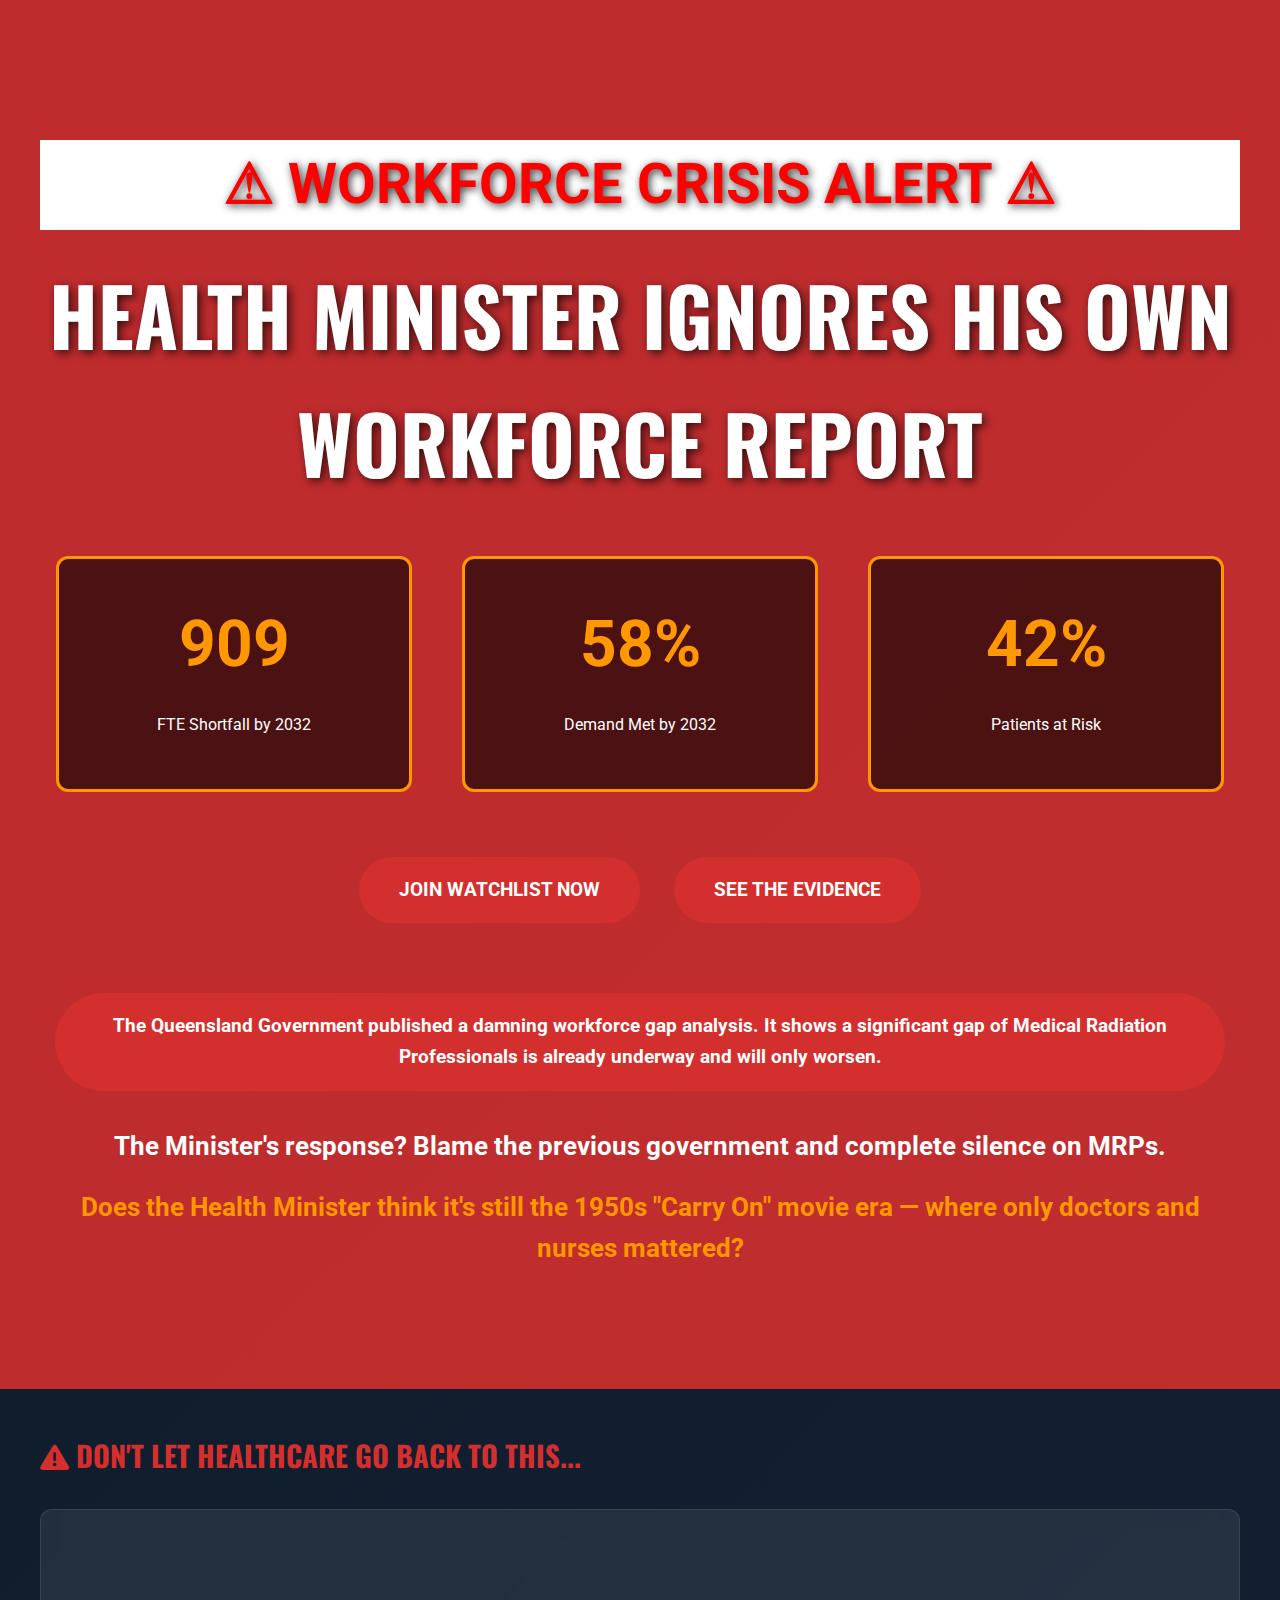
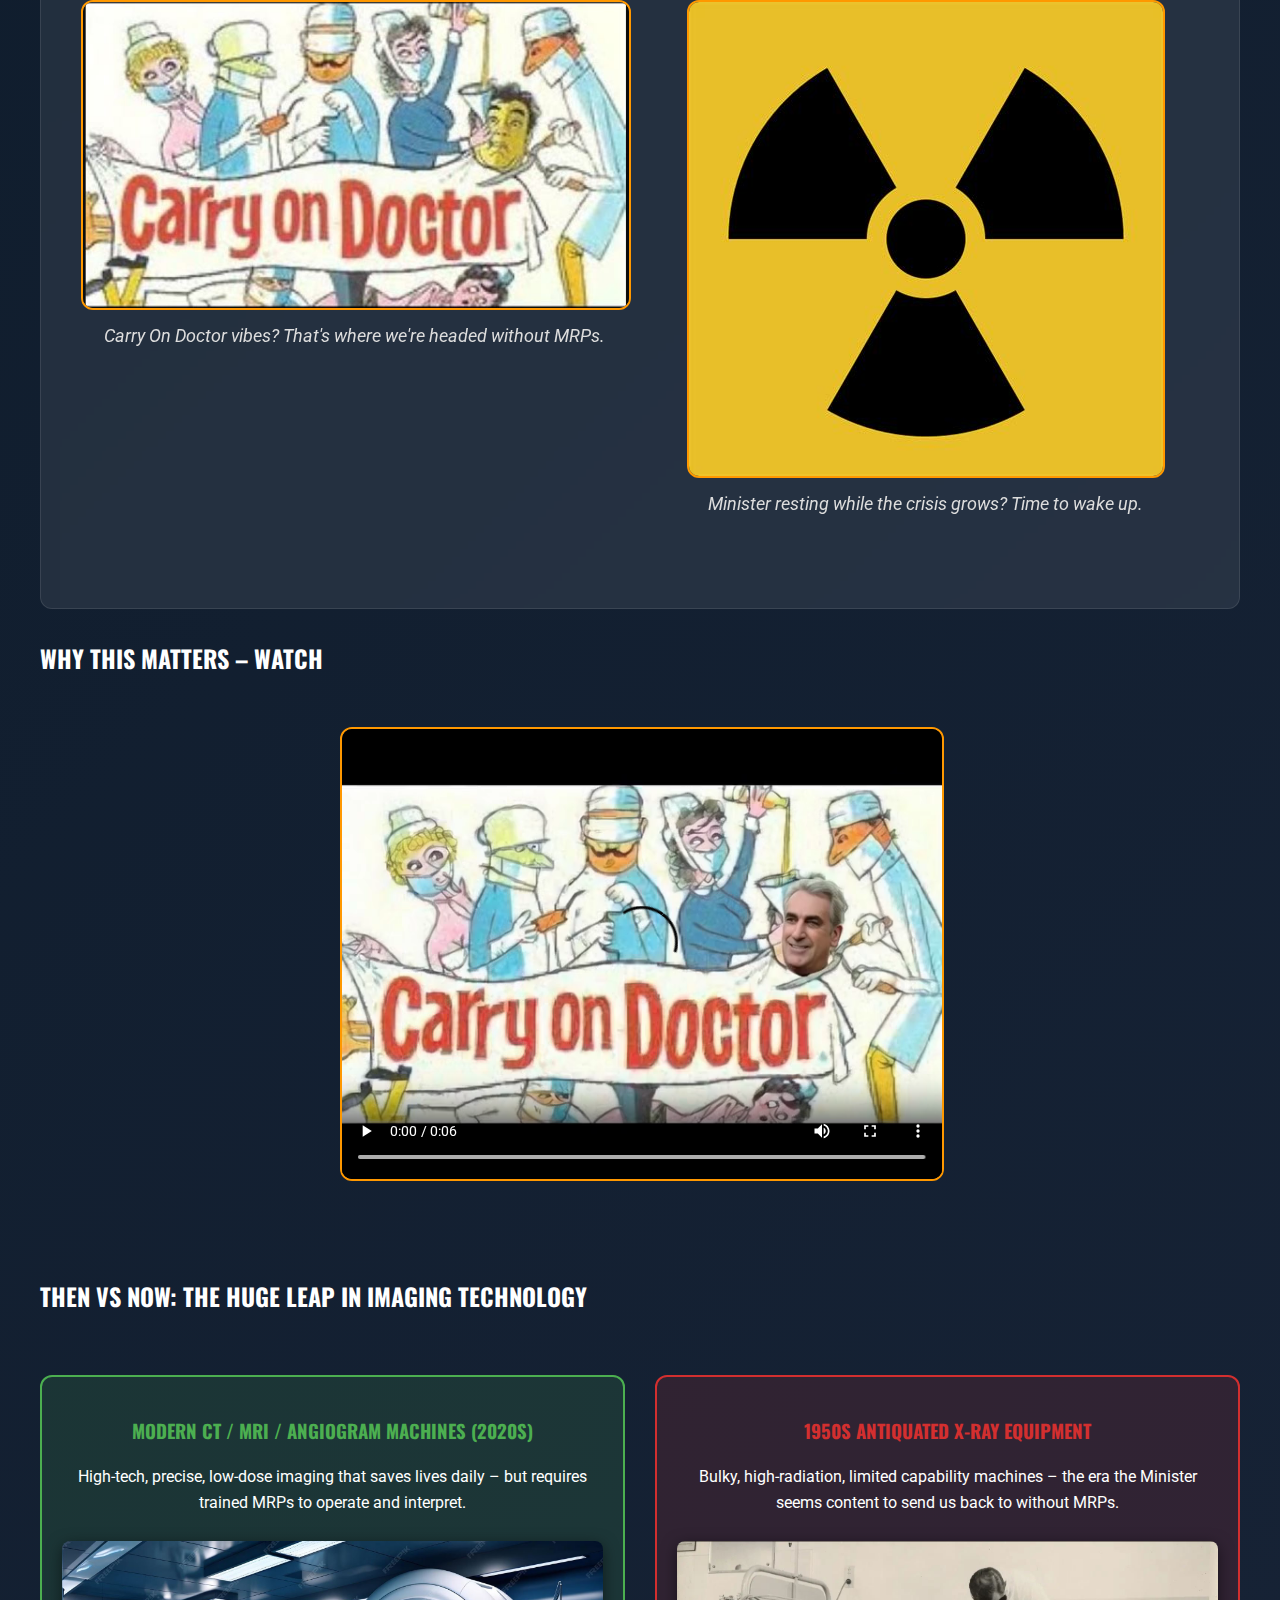
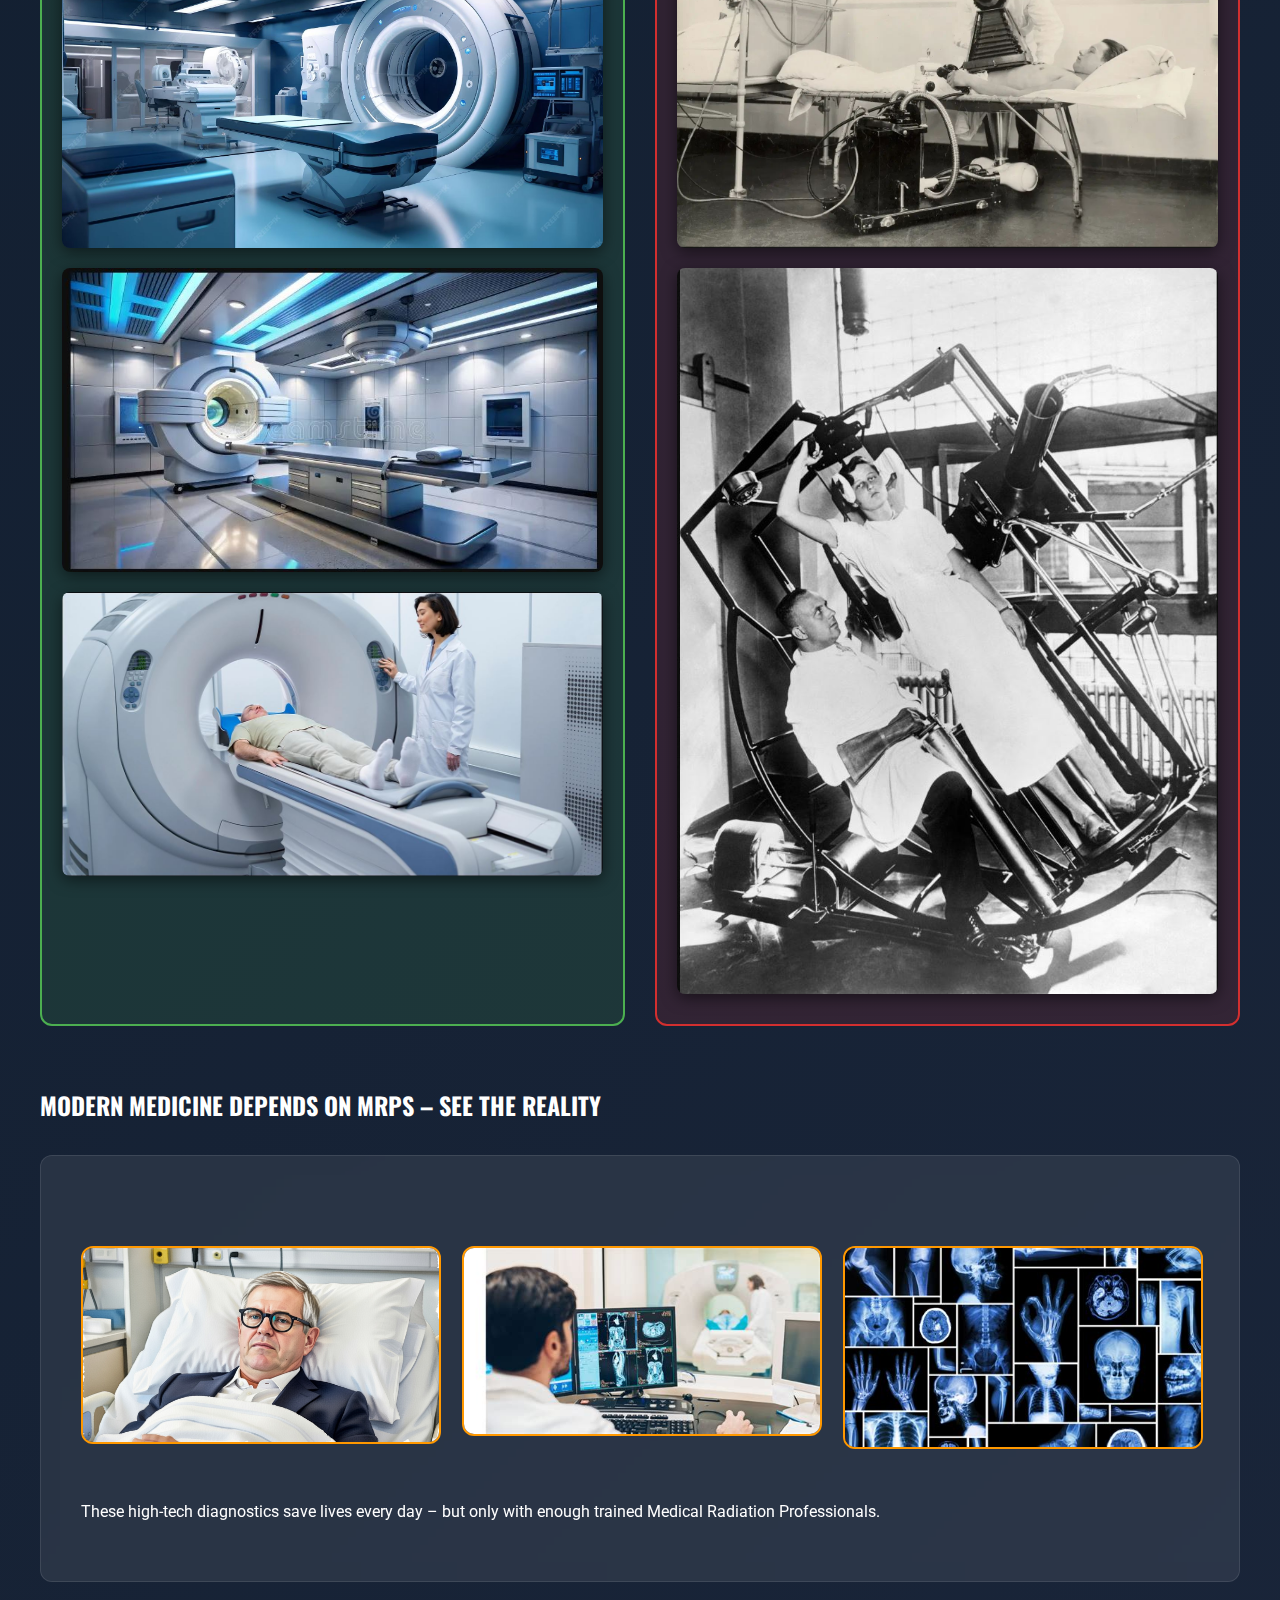
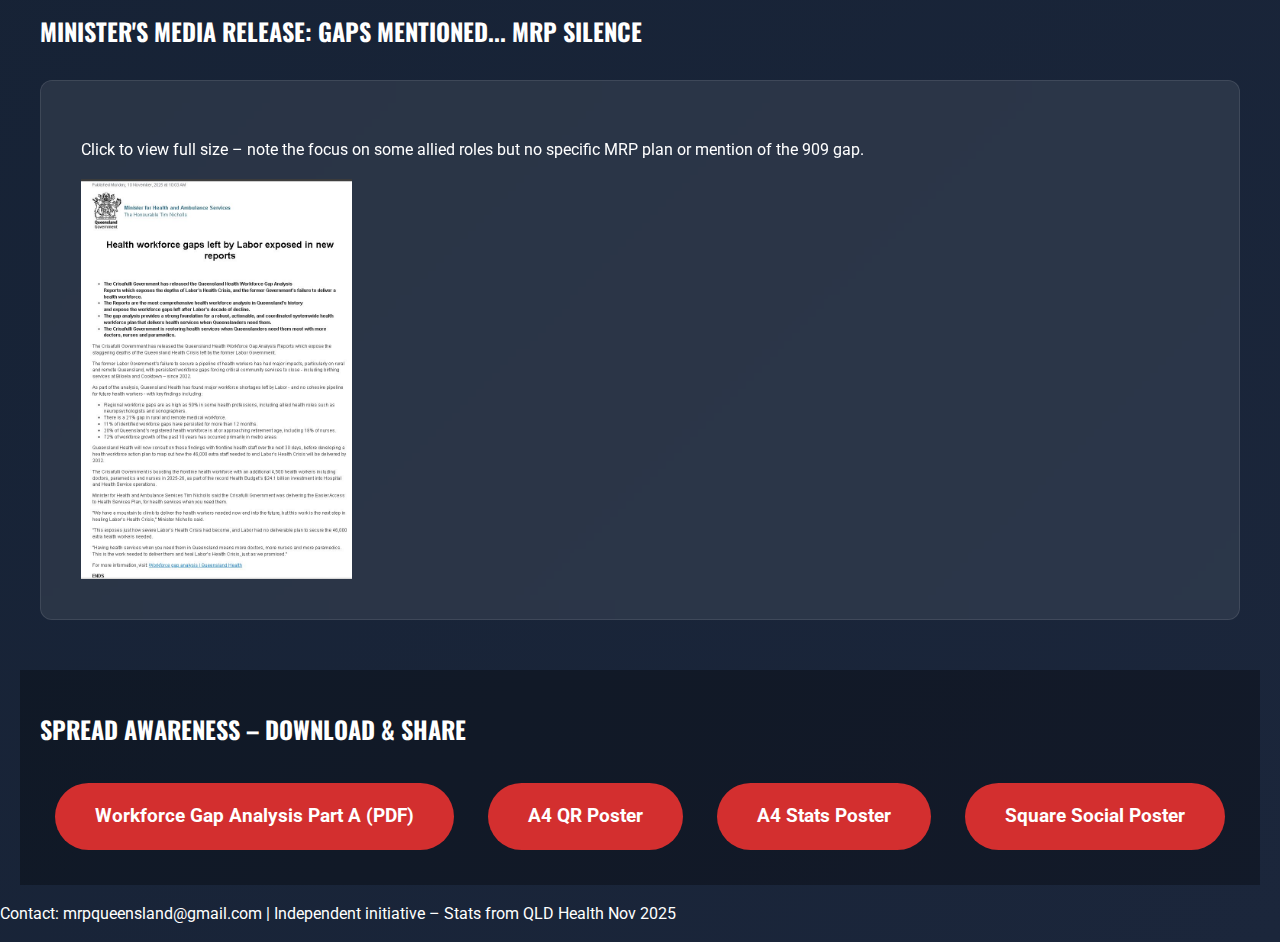
<file: index-2.html>
<html lang="en">
  <head>
    <meta charset="UTF-8">
    <meta name="viewport" content="width=device-width, initial-scale=1.0">
    <title>MRP Queensland - Workforce Crisis 2026</title>
    <meta name="description" content="QLD Health Minister ignores massive MRP shortage from official report. Patients at risk. Act now.">
    <link rel="stylesheet" href="https://cdnjs.cloudflare.com/ajax/libs/font-awesome/6.5.0/css/all.min.css">
    <link href="https://fonts.googleapis.com/css2?family=Oswald:wght@700&amp;family=Roboto:wght@400;700&amp;display=swap"

      rel="stylesheet">
    <style>
    :root { --primary: #0d47a1; --urgent: #d32f2f; --accent: #ff9800; --dark: #111; --light: #f5f5f5; --modern: #4caf50; --old: #d32f2f; }
    body { margin:0; font-family:'Roboto',sans-serif; background:linear-gradient(135deg,#0d1b2a,#1b263b); color:white; line-height:1.6; }
    h1,h2,h3 { font-family:'Oswald',sans-serif; text-transform:uppercase; }
    .container { max-width:1200px; margin:0 auto; padding:20px; }
    header { background:rgba(211,47,47,0.9); text-align:center; padding:100px 20px 80px; }
    header h1 { font-size:5rem; margin:0; color:#fff; text-shadow: 3px 3px 10px rgba(0,0,0,0.7); animation:pulse 2.5s infinite; }
    @keyframes pulse { 0%,100%{transform:scale(1);} 50%{transform:scale(1.03);} }
    .alert-big { font-size:3.5rem; color:var(--urgent); margin:20px 0; font-weight:bold; text-shadow:2px 2px 8px rgba(0,0,0,0.8); }
    .stats { display:flex; justify-content:center; gap:50px; flex-wrap:wrap; margin:50px 0; }
    .stat-card { background:rgba(0,0,0,0.6); padding:35px; border-radius:12px; min-width:280px; text-align:center; border:3px solid var(--accent); animation:fadeIn 1.8s; }
    @keyframes fadeIn { from{opacity:0;transform:translateY(40px);} to{opacity:1;transform:translateY(0);} }
    .stat-number { font-size:4rem; color:var(--accent); font-weight:bold; }
    section { padding:80px 0; }
    .card { background:rgba(255,255,255,0.08); padding:40px; border-radius:12px; margin:30px 0; backdrop-filter:blur(8px); border:1px solid rgba(255,255,255,0.1); }
    .alert { color:var(--urgent); font-size:1.8rem; margin-bottom:25px; font-weight:bold; }
    .bold-text { font-size:1.6rem; font-weight:bold; margin:20px 0; }
    .btn { display:inline-block; background:var(--urgent); color:white; padding:18px 40px; border-radius:50px; text-decoration:none; font-weight:bold; margin:15px; transition:all 0.3s; font-size:1.2rem; }
    .btn:hover { background:var(--accent); transform:scale(1.08); }
    .media-grid { display:grid; grid-template-columns:repeat(auto-fit,minmax(320px,1fr)); gap:25px; margin:50px 0; }
    .contrast-grid { display:grid; grid-template-columns:1fr 1fr; gap:30px; margin:60px 0; }
    @media (max-width: 900px) { .contrast-grid { grid-template-columns:1fr; } }
    .contrast-side { padding:20px; border-radius:12px; text-align:center; }
    .modern-side { background:rgba(76,175,80,0.15); border:2px solid var(--modern); }
    .old-side { background:rgba(211,47,47,0.15); border:2px solid var(--old); }
    .contrast-side img { max-width:100%; border-radius:8px; box-shadow:0 4px 15px rgba(0,0,0,0.5); margin:10px 0; }
    .media-item { text-align:center; }
    .media-item img { max-width:100%; border-radius:12px; border:2px solid var(--accent); transition:transform 0.3s; cursor:pointer; }
    .media-item img:hover { transform:scale(1.05); }
    .media-caption { font-style:italic; margin-top:12px; color:#ddd; font-size:1.1rem; }
    .video-container { max-width:600px; margin:50px auto; }
    .video-container video { width:100%; border-radius:12px; border:2px solid var(--accent); }
  </style>
  </head>
  <body>
    <header>
      <div class="container">
        <div class="alert-big" style="background-color: white;"><span style="color: red;">⚠
            WORKFORCE CRISIS ALERT ⚠</span></div>
        <h1>HEALTH MINISTER IGNORES HIS OWN WORKFORCE REPORT</h1>
        <div class="stats">
          <div class="stat-card">
            <div class="stat-number">909</div>
            <p>FTE Shortfall by 2032</p>
          </div>
          <div class="stat-card">
            <div class="stat-number">58%</div>
            <p>Demand Met by 2032</p>
          </div>
          <div class="stat-card">
            <div class="stat-number">42%</div>
            <p>Patients at Risk</p>
          </div>
        </div>
        <a href="mailto:mrpqueensland@gmail.com?subject=Join%20MRP%20Watchlist"

          class="btn">JOIN WATCHLIST NOW</a> <a href="#evidence" class="btn">SEE
          THE EVIDENCE</a></div>
      <div class="container"><a href="#evidence" class="btn">The Queensland
          Government published a damning workforce gap analysis. It shows a
          significant gap of Medical Radiation Professionals is already underway
          and will only worsen. </a>
        <p class="bold-text">The Minister's response? Blame the previous
          government and complete silence on MRPs.</p>
        <p class="bold-text" style="color:var(--accent);">Does the Health
          Minister think it's still the 1950s "Carry On" movie era — where only
          doctors and nurses mattered?</p>
      </div>
    </header>
    <section class="container">
      <h2 class="alert"><i class="fas fa-exclamation-triangle"></i> Don't Let
        Healthcare Go Back to This...</h2>
      <div class="card">
        <div class="media-grid">
          <div class="media-item"> <img src="index.files/carryon.JPG" alt="Carry On Doctor cartoon - chaotic outdated medicine"

              onerror="this.src='index.files/CARRY-ON.mCf0OCwDTWTYHbowJV8gvQHaFj';">
            <div class="media-caption">Carry On Doctor vibes? That's where we're
              headed without MRPs.</div>
          </div>
          <div class="media-item"> <img src="index.files/OIP-2413416958.GC_4zkC65uqqqiKBKyKkVQHaHa"

              alt="Satirical image of suited man in hospital bed">
            <div class="media-caption">Minister resting while the crisis grows?
              Time to wake up.</div>
          </div>
        </div>
      </div>
      <!-- Video higher up, half size -->
      <h2>Why This Matters – Watch</h2>
      <div class="video-container"> <video controls="controls"> <source src="index.files/grok-video-a588c942-dbf6-442b-9673-3a23c5b5a365.mp4"

            type="video/mp4"> Your browser does not support video. </video> </div>
      <br>
      <h2 id="evidence">Then vs Now: The Huge Leap in Imaging Technology</h2>
      <div class="contrast-grid">
        <div class="contrast-side modern-side">
          <h3 style="color:var(--modern);">Modern CT / MRI / Angiogram Machines
            (2020s)</h3>
          <p>High-tech, precise, low-dose imaging that saves lives daily – but
            requires trained MRPs to operate and interpret.</p>
          <img src="index.files/cutting-edge.JPG" alt="Modern radiology department with cutting-edge imaging machines">
          <img src="index.files/Linnac.JPG" alt="Advanced linear accelerator for precision radiation therapy">
          <img src="index.files/web10.JPG" alt="Modern MRI scanner in high-tech hospital room"

            onerror="this.src='https://thumbs.dreamstime.com/b/advanced-mri-scanner-modern-hospital-room-futuristic-technology-lighting-stock-image-features-modern-mri-316409560.jpg';">
        </div>
        <div class="contrast-side old-side">
          <h3 style="color:var(--old);">1950s Antiquated X-ray Equipment</h3>
          <p>Bulky, high-radiation, limited capability machines – the era the
            Minister seems content to send us back to without MRPs.</p>
          <img src="index.files/1930.JPG" alt="1950s vintage X-ray machine in use on patient">
          <img src="index.files/vintage-xrays-03.jpg" alt="Vintage X-ray equipment setup from the early-mid 20th century">
        </div>
      </div>
      <h2>Modern Medicine Depends on MRPs – See the Reality</h2>
      <div class="card">
        <div class="media-grid">
          <div class="media-item"><img src="index.files/image.jpg" alt="Medical imaging technician at work"></div>
          <div class="media-item"><img src="index.files/index138.png" alt="Advanced scan room example"></div>
          <div class="media-item"><img src="index.files/index232.png" alt="X-ray and scan visuals"></div>
        </div>
        <p>These high-tech diagnostics save lives every day – but only with
          enough trained Medical Radiation Professionals.</p>
      </div>
      <h2>Minister's Media Release: Gaps Mentioned... MRP Silence</h2>
      <div class="card">
        <p>Click to view full size – note the focus on some allied roles but no
          specific MRP plan or mention of the 909 gap.</p>
        <a href="index.files/MEDIA-RELEASE.JPG" target="_blank"> <img src="index.files/MEDIA-RELEASE.JPG"

            alt="Minister Tim Nicholls Health Workforce Media Release" style="max-height:400px; cursor:zoom-in;">
        </a> </div>
    </section>
    <section class="container" style="background:rgba(0,0,0,0.3);">
      <h2>Spread Awareness – Download &amp; Share</h2>
      <a href="index.files/workforce-gap-analysis-part-a.pdf" class="btn" download="">Workforce
        Gap Analysis Part A (PDF)</a> <a href="A4_Poster_QR.pdf" class="btn" download="">A4
        QR Poster</a> <a href="A4_Poster_Stats.pdf" class="btn" download="">A4
        Stats Poster</a> <a href="Square_Social.pdf" class="btn" download="">Square
        Social Poster</a> </section>
    <footer>
      <p>Contact: mrpqueensland@gmail.com | Independent initiative – Stats from
        QLD Health Nov 2025</p>
    </footer>
  </body>
</html>
</file>
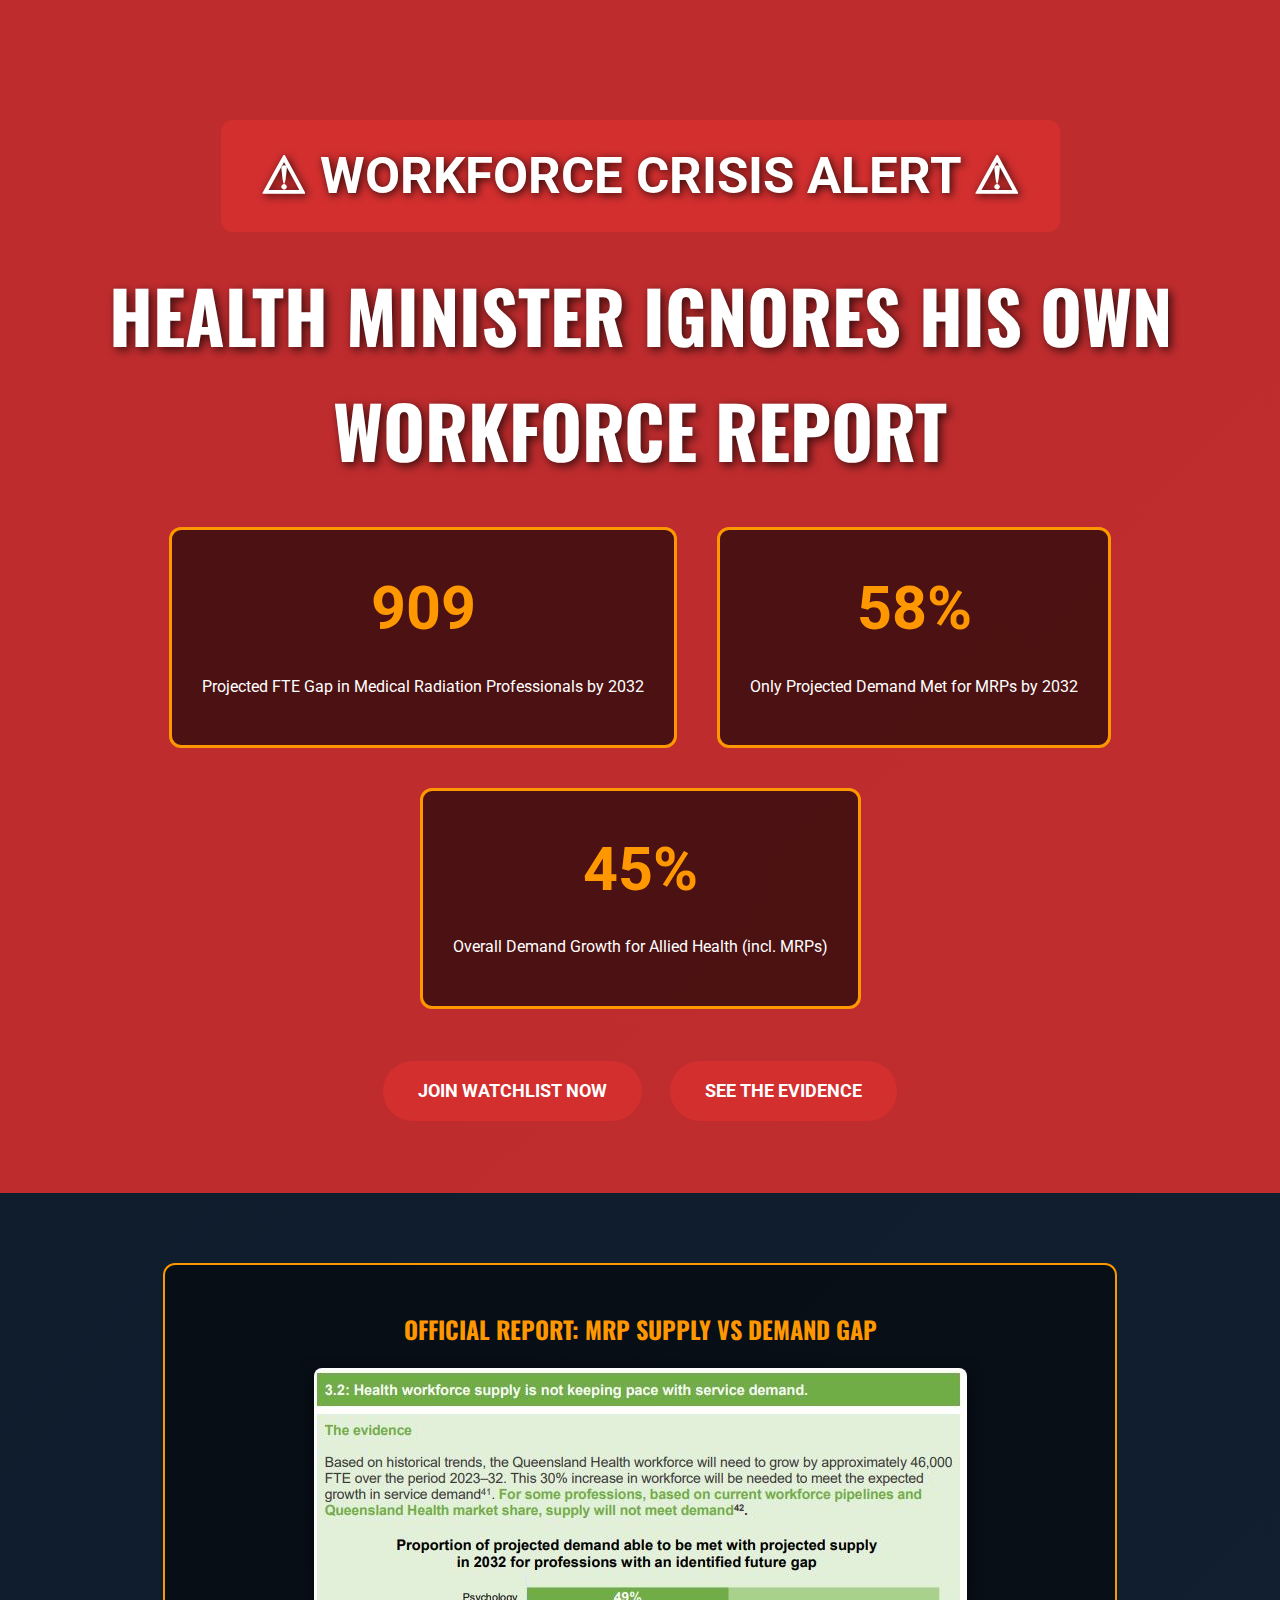
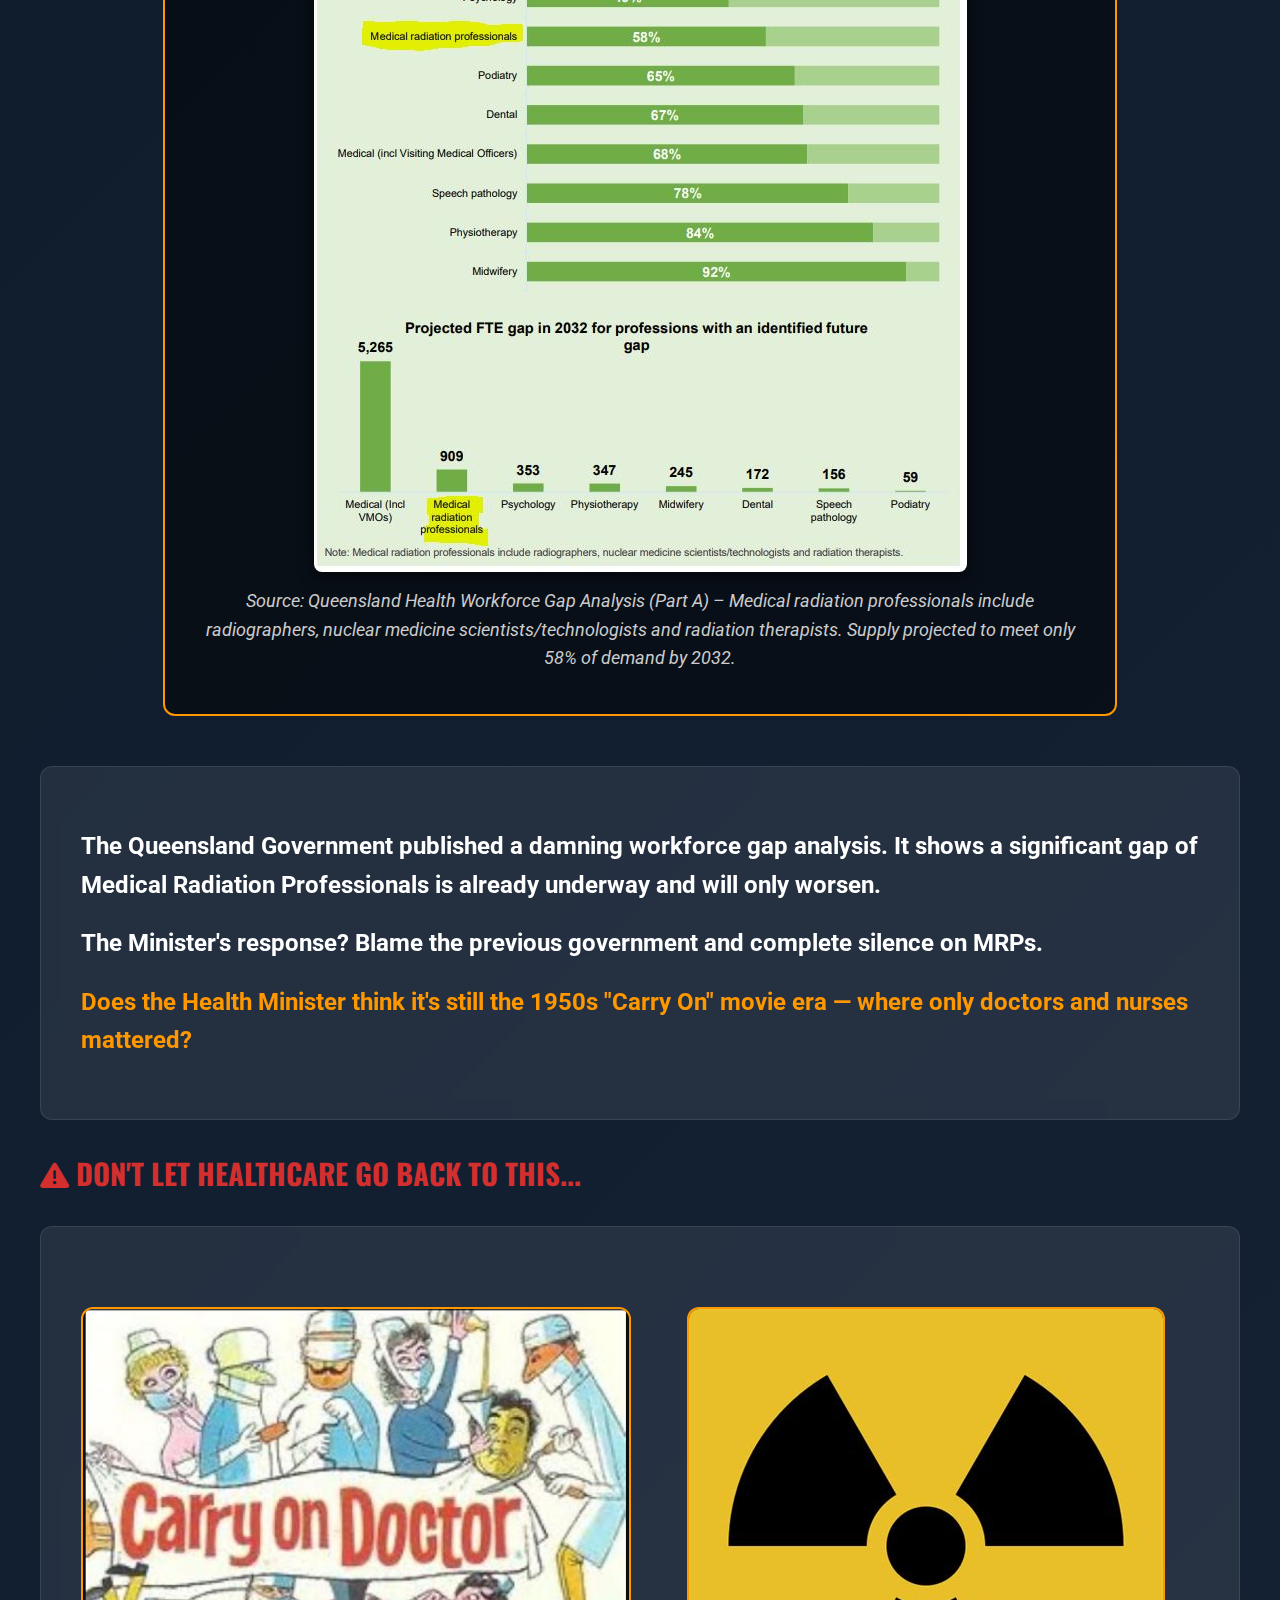
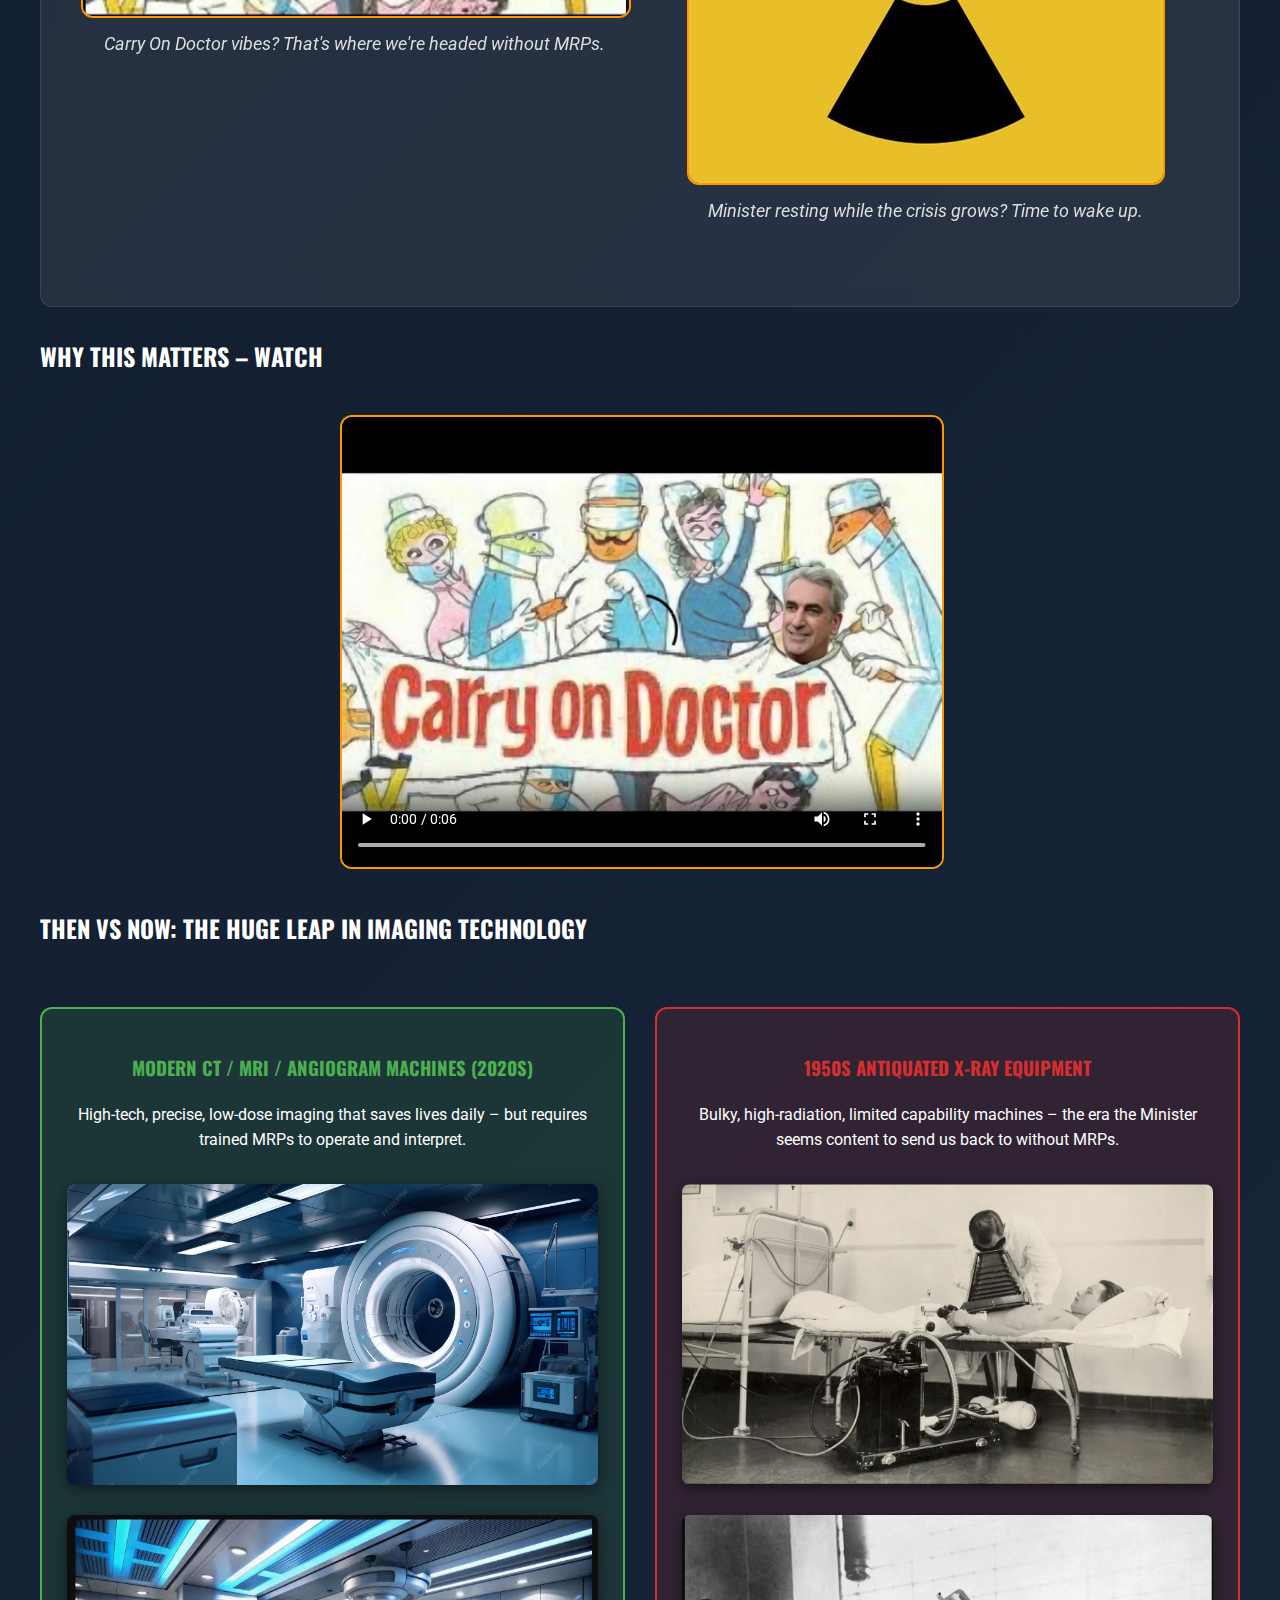
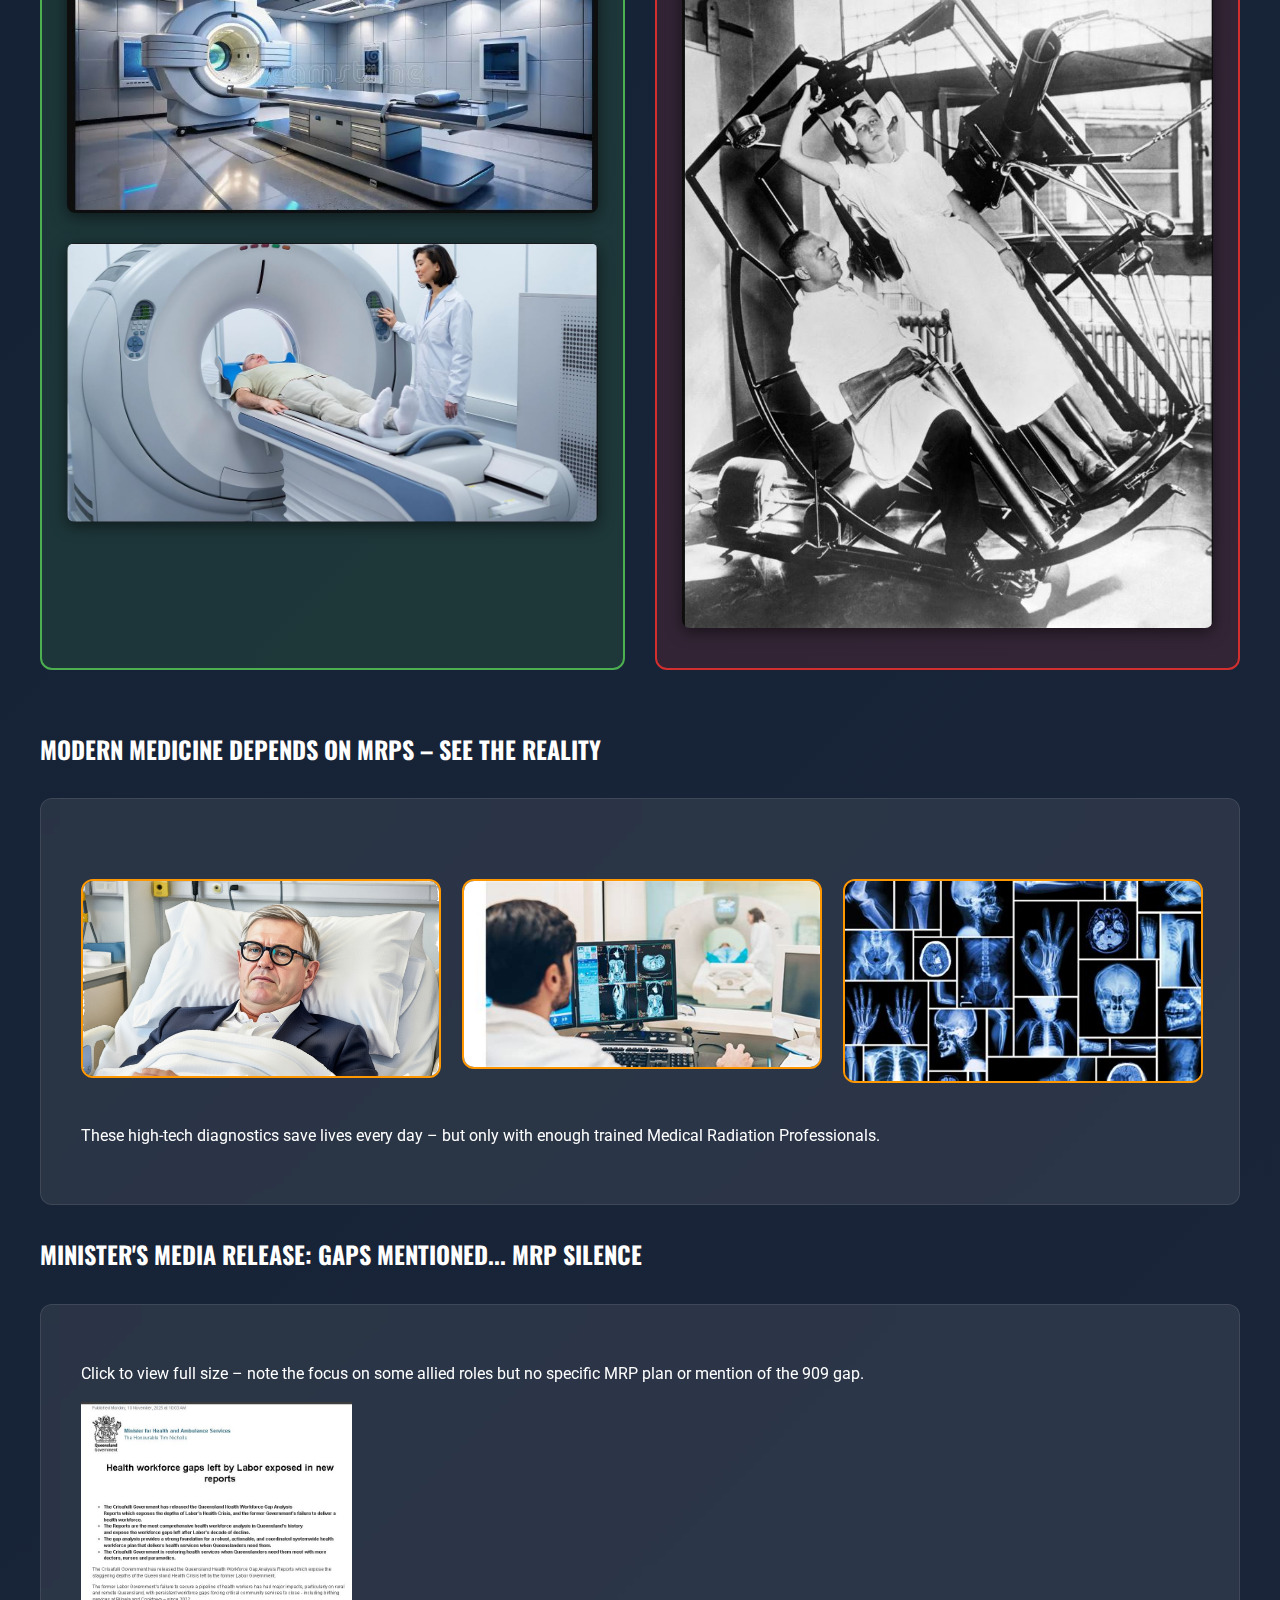
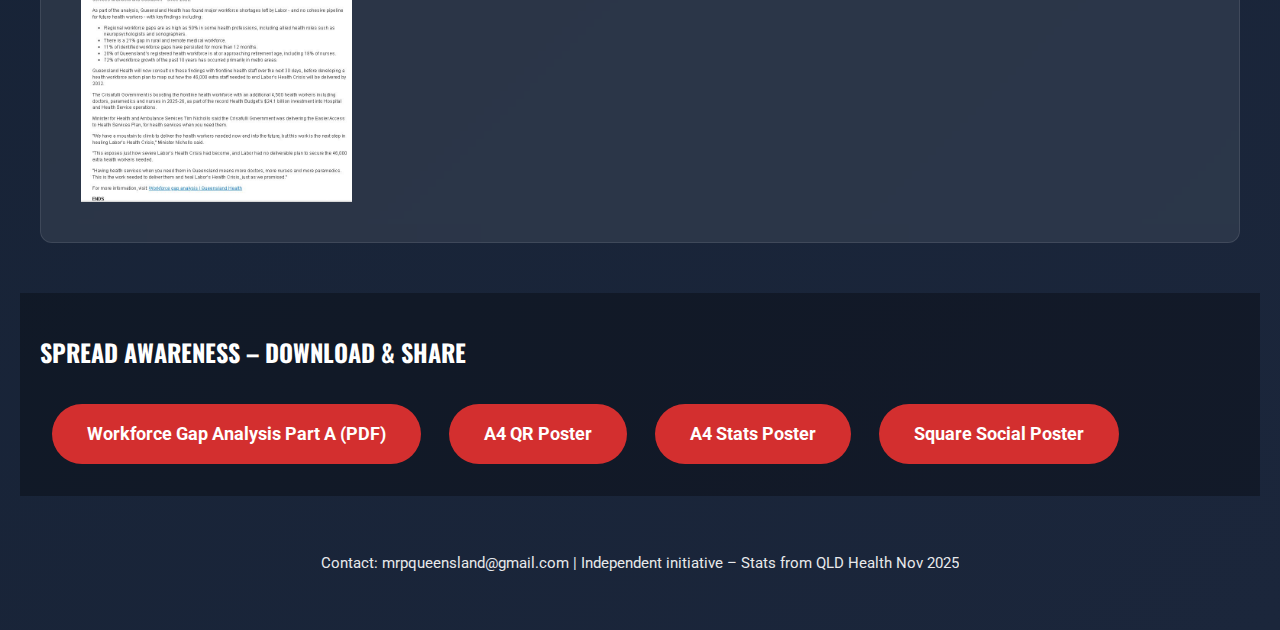
<file: index-3.html>
<html lang="en">
  <head>
    <meta charset="UTF-8">
    <meta name="viewport" content="width=device-width, initial-scale=1.0">
    <title>MRP Queensland - Workforce Crisis 2026</title>
    <meta name="description" content="QLD Health Minister ignores massive MRP shortage from official report. Patients at risk. Act now.">
    <link rel="stylesheet" href="https://cdnjs.cloudflare.com/ajax/libs/font-awesome/6.5.0/css/all.min.css">
    <link href="https://fonts.googleapis.com/css2?family=Oswald:wght@700&amp;family=Roboto:wght@400;700&amp;display=swap"
      rel="stylesheet">
    <style>
    :root {
      --primary: #0d47a1;
      --urgent: #d32f2f;
      --accent: #ff9800;
      --dark: #111;
      --light: #f5f5f5;
      --modern: #4caf50;
      --old: #d32f2f;
    }
    body {
      margin: 0;
      font-family: 'Roboto', sans-serif;
      background: linear-gradient(135deg, #0d1b2a, #1b263b);
      color: white;
      line-height: 1.6;
    }
    h1, h2, h3 {
      font-family: 'Oswald', sans-serif;
      text-transform: uppercase;
    }
    .container {
      max-width: 1200px;
      margin: 0 auto;
      padding: 20px;
    }
    header {
      background: rgba(211, 47, 47, 0.9);
      text-align: center;
      padding: 100px 20px 40px;
    }
    header h1 {
      font-size: 4.5rem;
      margin: 0 0 30px;
      color: #fff;
      text-shadow: 3px 3px 10px rgba(0,0,0,0.7);
      animation: pulse 2.5s infinite;
    }
    @keyframes pulse {
      0%, 100% { transform: scale(1); }
      50% { transform: scale(1.03); }
    }
    .alert-big {
      font-size: 3.2rem;
      color: white;
      background-color: #d32f2f;
      display: inline-block;
      padding: 15px 40px;
      border-radius: 12px;
      margin-bottom: 25px;
      font-weight: bold;
      text-shadow: 2px 2px 8px rgba(0,0,0,0.8);
    }
    .stats {
      display: flex;
      justify-content: center;
      gap: 40px;
      flex-wrap: wrap;
      margin: 40px 0;
    }
    .stat-card {
      background: rgba(0,0,0,0.6);
      padding: 30px;
      border-radius: 12px;
      min-width: 260px;
      text-align: center;
      border: 3px solid var(--accent);
      animation: fadeIn 1.8s;
    }
    @keyframes fadeIn {
      from { opacity: 0; transform: translateY(40px); }
      to { opacity: 1; transform: translateY(0); }
    }
    .stat-number {
      font-size: 3.8rem;
      color: var(--accent);
      font-weight: bold;
    }
    .chart-container {
      text-align: center;
      margin: 50px auto;
      max-width: 900px;
      background: rgba(0,0,0,0.5);
      padding: 25px;
      border-radius: 12px;
      border: 2px solid var(--accent);
    }
    .chart-container img {
      max-width: 100%;
      height: auto;
      border-radius: 8px;
      box-shadow: 0 4px 15px rgba(0,0,0,0.6);
    }
    .chart-caption {
      font-style: italic;
      color: #ccc;
      margin-top: 15px;
      font-size: 1.1rem;
    }
    section {
      padding: 80px 0;
    }
    .card {
      background: rgba(255,255,255,0.08);
      padding: 40px;
      border-radius: 12px;
      margin: 30px 0;
      backdrop-filter: blur(8px);
      border: 1px solid rgba(255,255,255,0.1);
    }
    .alert {
      color: var(--urgent);
      font-size: 1.8rem;
      margin-bottom: 25px;
      font-weight: bold;
    }
    .bold-text {
      font-size: 1.5rem;
      font-weight: bold;
      margin: 20px 0;
    }
    .btn {
      display: inline-block;
      background: var(--urgent);
      color: white;
      padding: 16px 35px;
      border-radius: 50px;
      text-decoration: none;
      font-weight: bold;
      margin: 12px;
      transition: all 0.3s;
      font-size: 1.1rem;
    }
    .btn:hover {
      background: var(--accent);
      transform: scale(1.06);
    }
    .media-grid {
      display: grid;
      grid-template-columns: repeat(auto-fit, minmax(300px, 1fr));
      gap: 25px;
      margin: 40px 0;
    }
    .contrast-grid {
      display: grid;
      grid-template-columns: 1fr 1fr;
      gap: 30px;
      margin: 60px 0;
    }
    @media (max-width: 900px) {
      .contrast-grid { grid-template-columns: 1fr; }
    }
    .contrast-side {
      padding: 25px;
      border-radius: 12px;
      text-align: center;
    }
    .modern-side {
      background: rgba(76,175,80,0.15);
      border: 2px solid var(--modern);
    }
    .old-side {
      background: rgba(211,47,47,0.15);
      border: 2px solid var(--old);
    }
    .contrast-side img {
      max-width: 100%;
      border-radius: 8px;
      box-shadow: 0 4px 15px rgba(0,0,0,0.5);
      margin: 15px 0;
    }
    .media-item {
      text-align: center;
    }
    .media-item img {
      max-width: 100%;
      border-radius: 12px;
      border: 2px solid var(--accent);
      transition: transform 0.3s;
      cursor: pointer;
    }
    .media-item img:hover {
      transform: scale(1.05);
    }
    .media-caption {
      font-style: italic;
      margin-top: 12px;
      color: #ddd;
      font-size: 1.1rem;
    }
    .video-container {
      max-width: 600px;
      margin: 40px auto;
    }
    .video-container video {
      width: 100%;
      border-radius: 12px;
      border: 2px solid var(--accent);
    }
    footer {
      text-align: center;
      padding: 40px 20px;
      font-size: 0.95rem;
      opacity: 0.9;
    }
  </style>
  </head>
  <body>
    <header>
      <div class="container">
        <div class="alert-big">⚠ WORKFORCE CRISIS ALERT ⚠</div>
        <h1>HEALTH MINISTER IGNORES HIS OWN WORKFORCE REPORT</h1>
        <div class="stats">
          <div class="stat-card">
            <div class="stat-number">909</div>
            <p>Projected FTE Gap in Medical Radiation Professionals by 2032</p>
          </div>
          <div class="stat-card">
            <div class="stat-number">58%</div>
            <p>Only Projected Demand Met for MRPs by 2032</p>
          </div>
          <div class="stat-card">
            <div class="stat-number">45%</div>
            <p>Overall Demand Growth for Allied Health (incl. MRPs)</p>
          </div>
        </div>
        <a href="mailto:mrpqueensland@gmail.com?subject=Join%20MRP%20Watchlist"
          class="btn">JOIN WATCHLIST NOW</a> <a href="#evidence" class="btn">SEE
          THE EVIDENCE</a> </div>
    </header>
    <section class="container">
      <!-- Chart now correctly referenced with your filename -->
      <div class="chart-container">
        <h2 style="color: var(--accent); margin-bottom: 20px;">Official Report:
          MRP Supply vs Demand Gap</h2>
        <img src="index.files/chart.jpg" alt="Queensland Health Workforce Gap Analysis - Proportion of projected demand met for Medical Radiation Professionals (58%) and projected FTE gap (909) in 2032"
          loading="lazy">
        <p class="chart-caption"> Source: Queensland Health Workforce Gap
          Analysis (Part A) – Medical radiation professionals include
          radiographers, nuclear medicine scientists/technologists and radiation
          therapists. Supply projected to meet only 58% of demand by 2032. </p>
      </div>
      <div class="card">
        <p class="bold-text">The Queensland Government published a damning
          workforce gap analysis. It shows a significant gap of Medical
          Radiation Professionals is already underway and will only worsen.</p>
        <p class="bold-text">The Minister's response? Blame the previous
          government and complete silence on MRPs.</p>
        <p class="bold-text" style="color: var(--accent);">Does the Health
          Minister think it's still the 1950s "Carry On" movie era — where only
          doctors and nurses mattered?</p>
      </div>
      <h2 class="alert"><i class="fas fa-exclamation-triangle"></i> Don't Let
        Healthcare Go Back to This...</h2>
      <div class="card">
        <div class="media-grid">
          <div class="media-item"> <img src="index.files/carryon.JPG" alt="Carry On Doctor cartoon - chaotic outdated medicine"
              onerror="this.src='index.files/CARRY-ON.mCf0OCwDTWTYHbowJV8gvQHaFj';">
            <div class="media-caption">Carry On Doctor vibes? That's where we're
              headed without MRPs.</div>
          </div>
          <div class="media-item"> <img src="index.files/OIP-2413416958.GC_4zkC65uqqqiKBKyKkVQHaHa"
              alt="Satirical image of suited man in hospital bed">
            <div class="media-caption">Minister resting while the crisis grows?
              Time to wake up.</div>
          </div>
        </div>
      </div>
      <h2>Why This Matters – Watch</h2>
      <div class="video-container"> <video controls="controls"> <source src="index.files/grok-video-a588c942-dbf6-442b-9673-3a23c5b5a365.mp4"
            type="video/mp4"> Your browser does not support video. </video> </div>
      <h2 id="evidence">Then vs Now: The Huge Leap in Imaging Technology</h2>
      <div class="contrast-grid">
        <div class="contrast-side modern-side">
          <h3 style="color: var(--modern);">Modern CT / MRI / Angiogram Machines
            (2020s)</h3>
          <p>High-tech, precise, low-dose imaging that saves lives daily – but
            requires trained MRPs to operate and interpret.</p>
          <img src="index.files/cutting-edge.JPG" alt="Modern radiology department with cutting-edge imaging machines">
          <img src="index.files/Linnac.JPG" alt="Advanced linear accelerator for precision radiation therapy">
          <img src="index.files/web10.JPG" alt="Modern MRI scanner in high-tech hospital room">
        </div>
        <div class="contrast-side old-side">
          <h3 style="color: var(--old);">1950s Antiquated X-ray Equipment</h3>
          <p>Bulky, high-radiation, limited capability machines – the era the
            Minister seems content to send us back to without MRPs.</p>
          <img src="index.files/1930.JPG" alt="1950s vintage X-ray machine in use on patient">
          <img src="index.files/vintage-xrays-03.jpg" alt="Vintage X-ray equipment setup from the early-mid 20th century">
        </div>
      </div>
      <h2>Modern Medicine Depends on MRPs – See the Reality</h2>
      <div class="card">
        <div class="media-grid">
          <div class="media-item"><img src="index.files/image.jpg" alt="Medical imaging technician at work"></div>
          <div class="media-item"><img src="index.files/index138.png" alt="Advanced scan room example"></div>
          <div class="media-item"><img src="index.files/index232.png" alt="X-ray and scan visuals"></div>
        </div>
        <p>These high-tech diagnostics save lives every day – but only with
          enough trained Medical Radiation Professionals.</p>
      </div>
      <h2>Minister's Media Release: Gaps Mentioned... MRP Silence</h2>
      <div class="card">
        <p>Click to view full size – note the focus on some allied roles but no
          specific MRP plan or mention of the 909 gap.</p>
        <a href="index.files/MEDIA-RELEASE.JPG" target="_blank"> <img src="index.files/MEDIA-RELEASE.JPG"
            alt="Minister Tim Nicholls Health Workforce Media Release" style="max-height:400px; cursor:zoom-in;">
        </a> </div>
    </section>
    <section class="container" style="background: rgba(0,0,0,0.3);">
      <h2>Spread Awareness – Download &amp; Share</h2>
      <a href="index.files/workforce-gap-analysis-part-a.pdf" class="btn" download="">Workforce
        Gap Analysis Part A (PDF)</a> <a href="A4_Poster_QR.pdf" class="btn" download="">A4
        QR Poster</a> <a href="A4_Poster_Stats.pdf" class="btn" download="">A4
        Stats Poster</a> <a href="Square_Social.pdf" class="btn" download="">Square
        Social Poster</a> </section>
    <footer>
      <p>Contact: mrpqueensland@gmail.com | Independent initiative – Stats from
        QLD Health Nov 2025</p>
    </footer>
  </body>
</html>
</file>
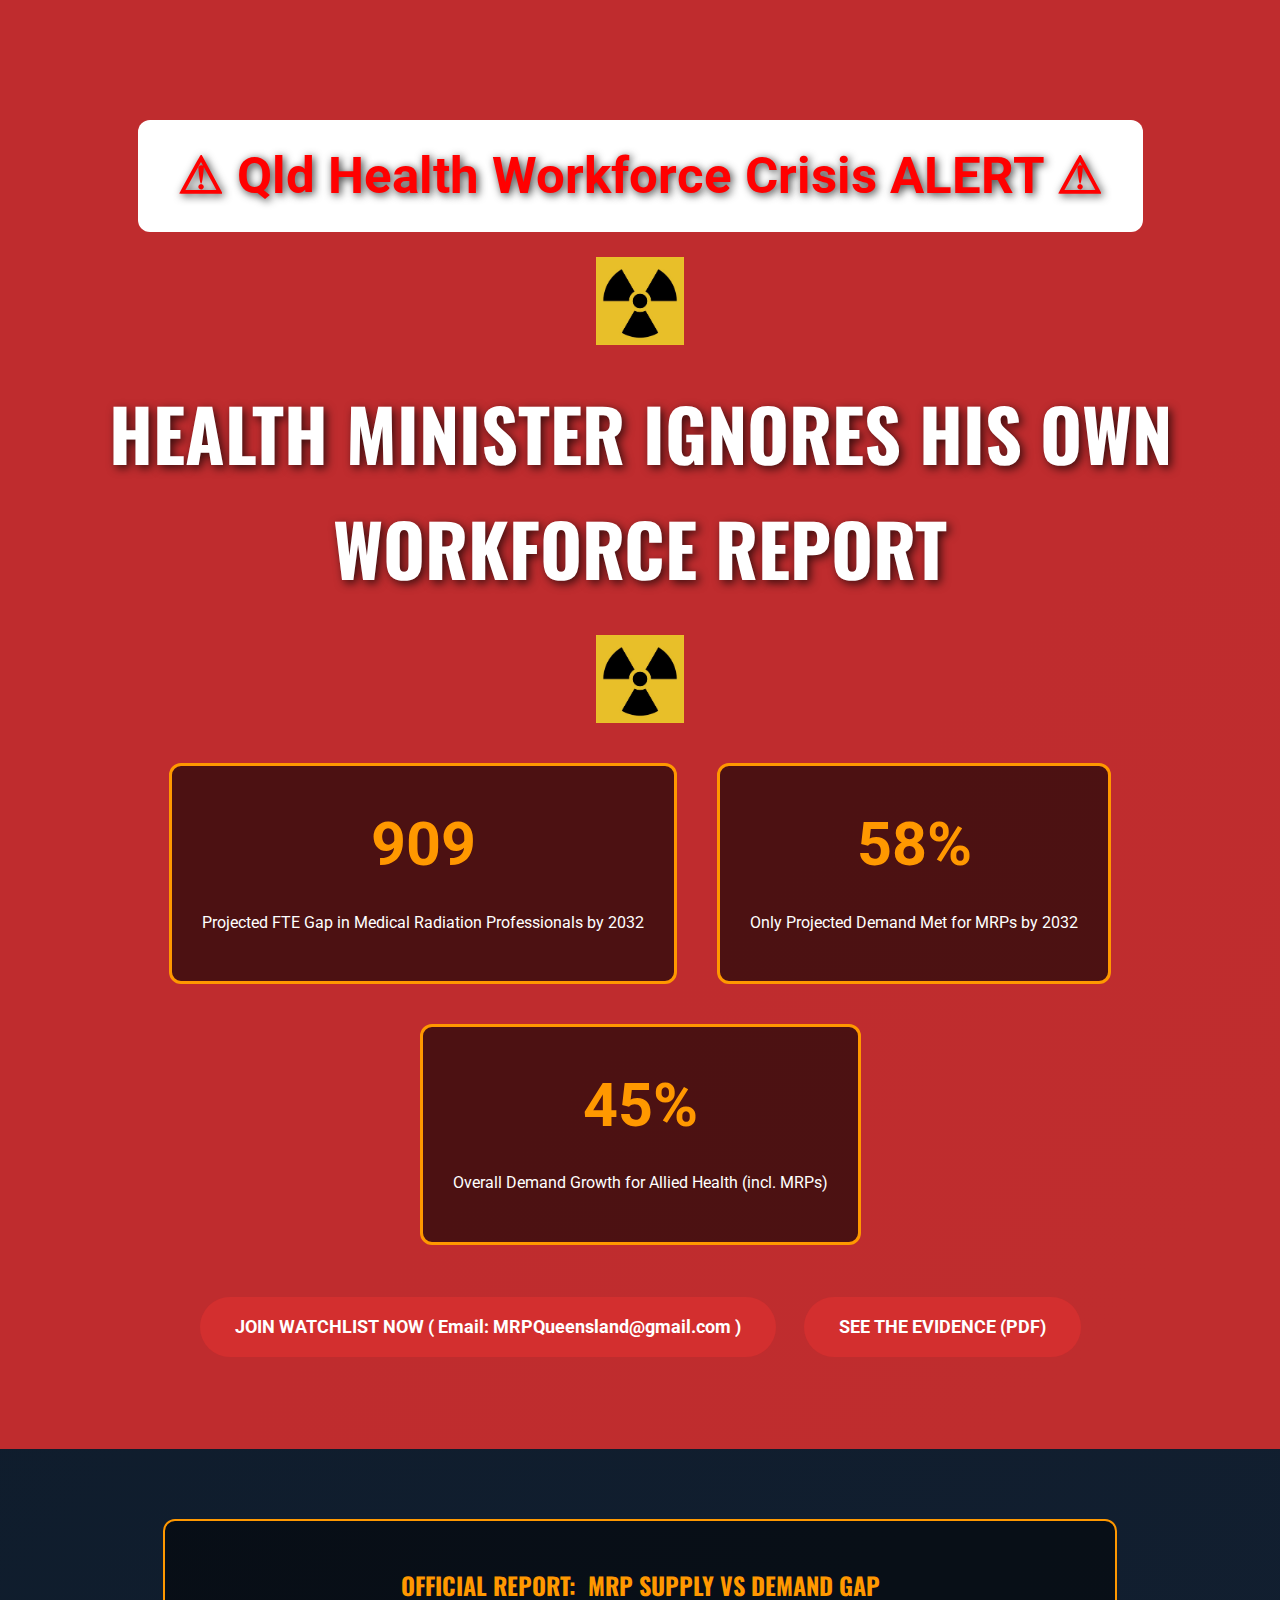
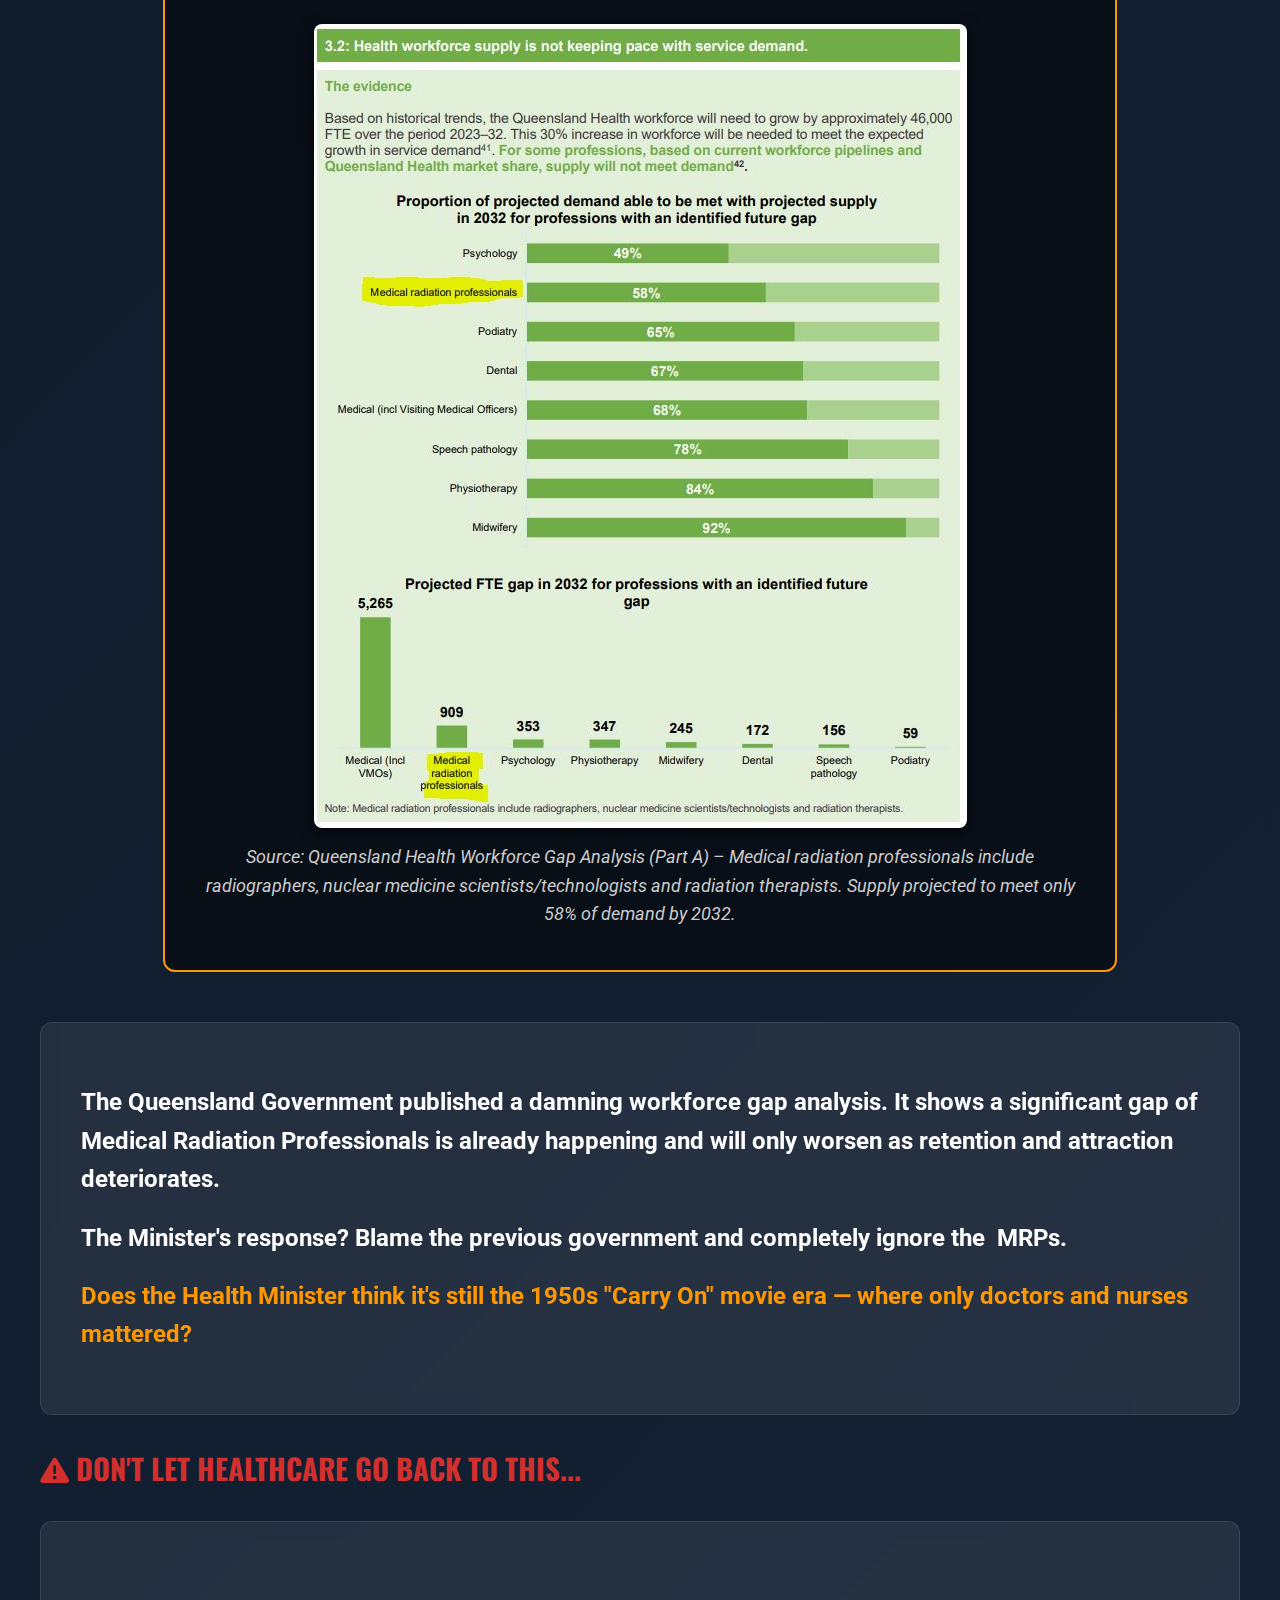
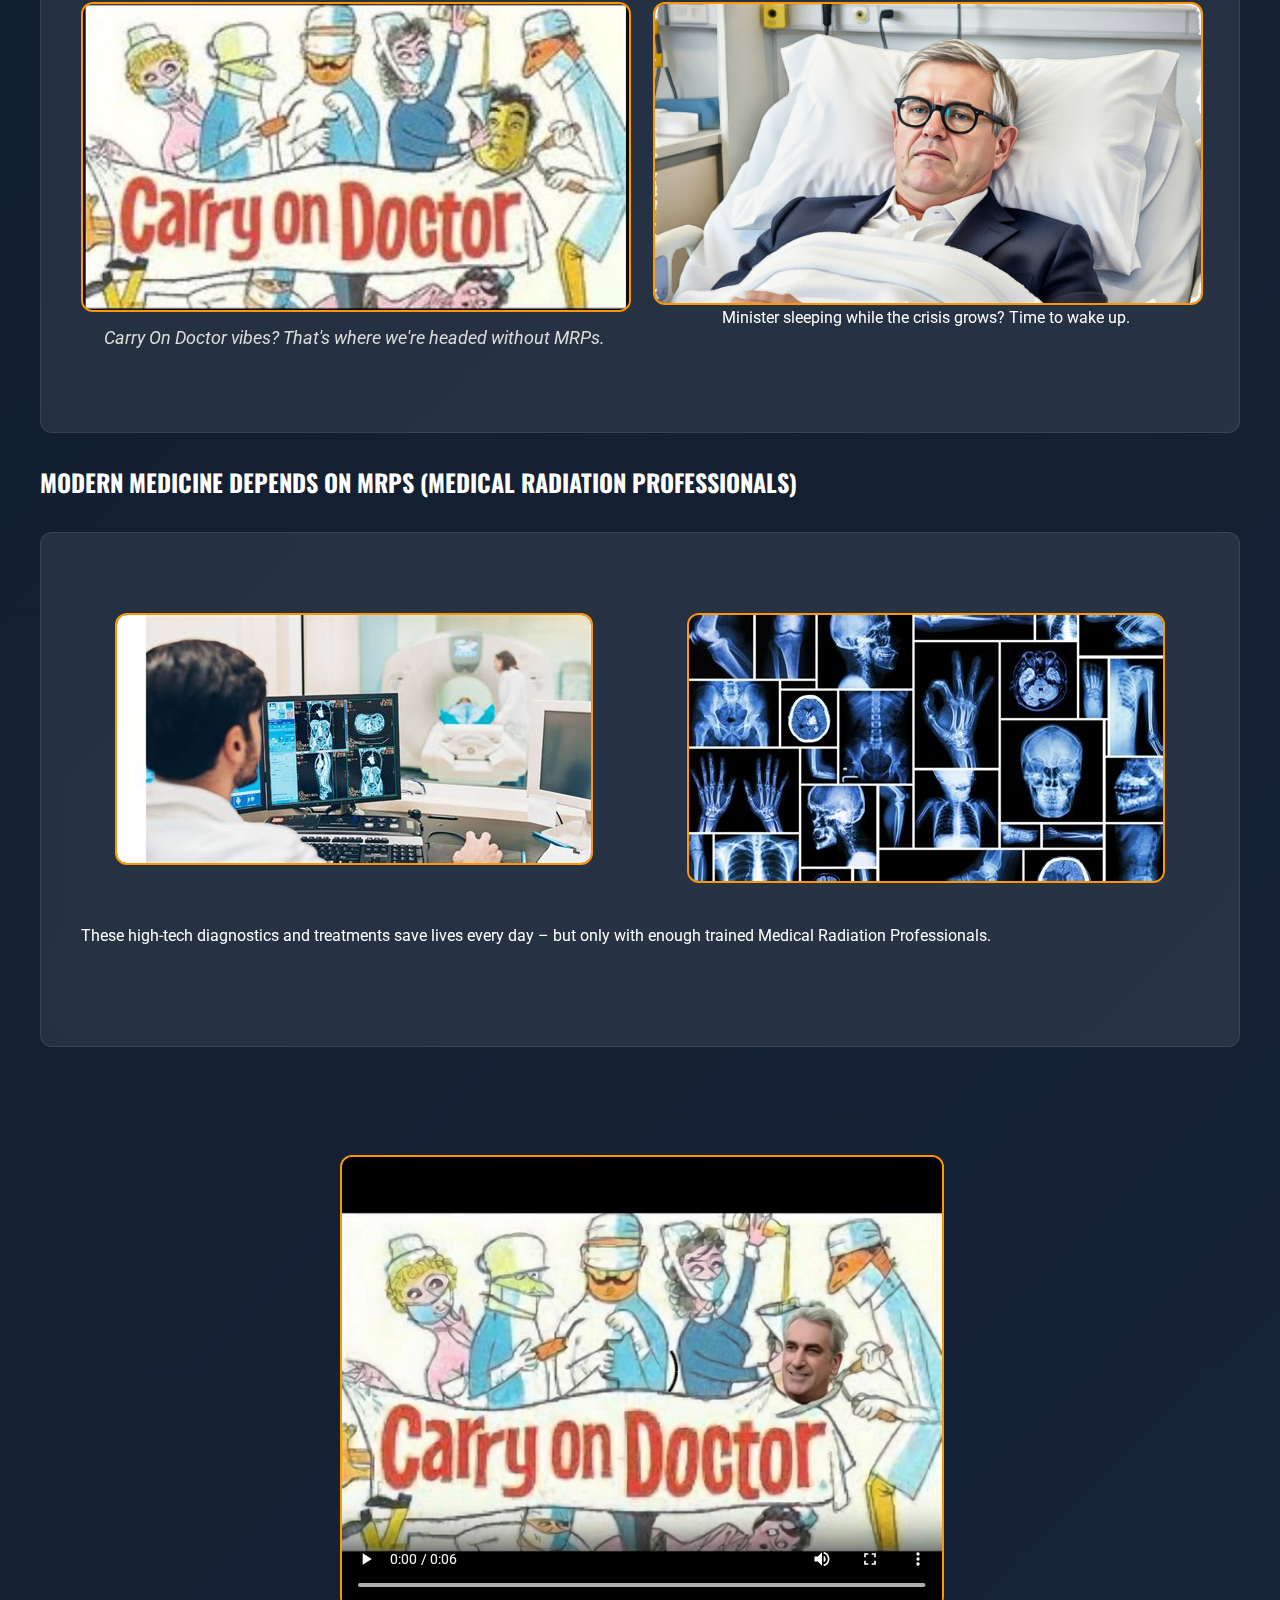
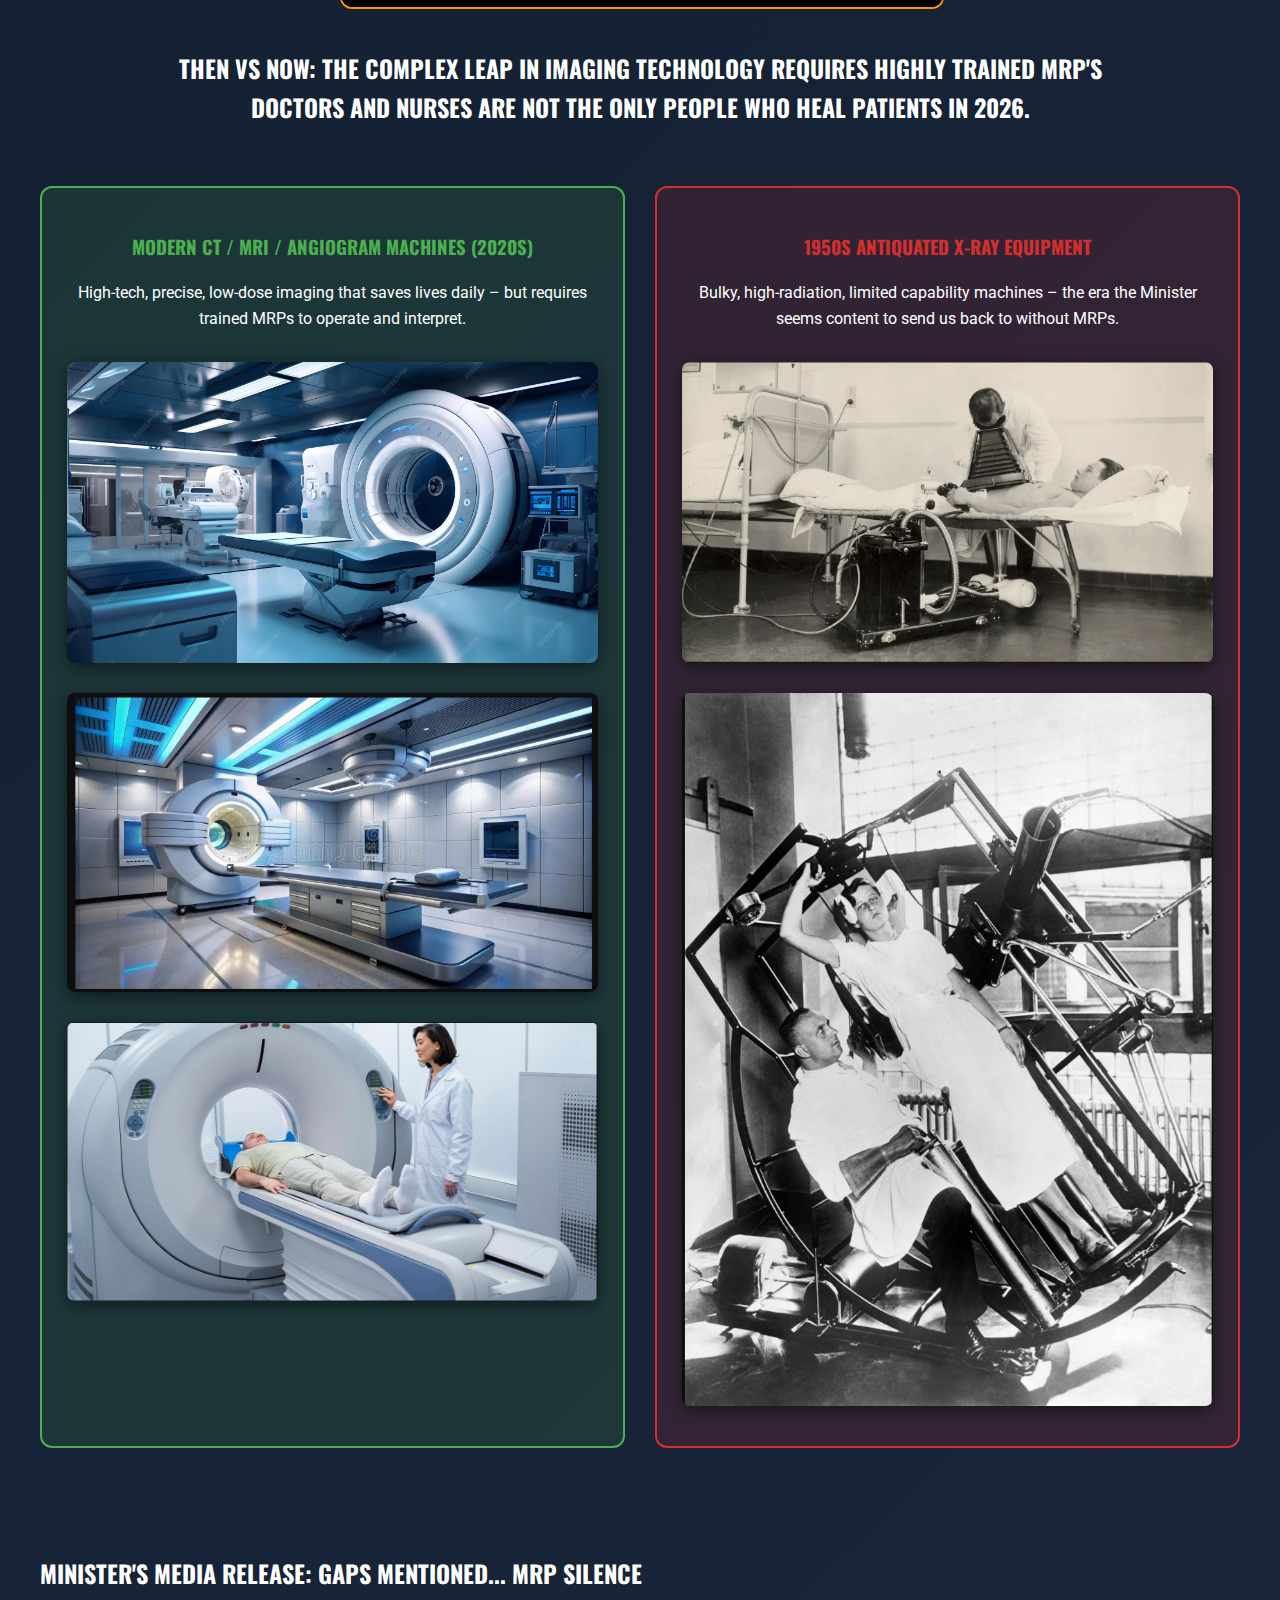
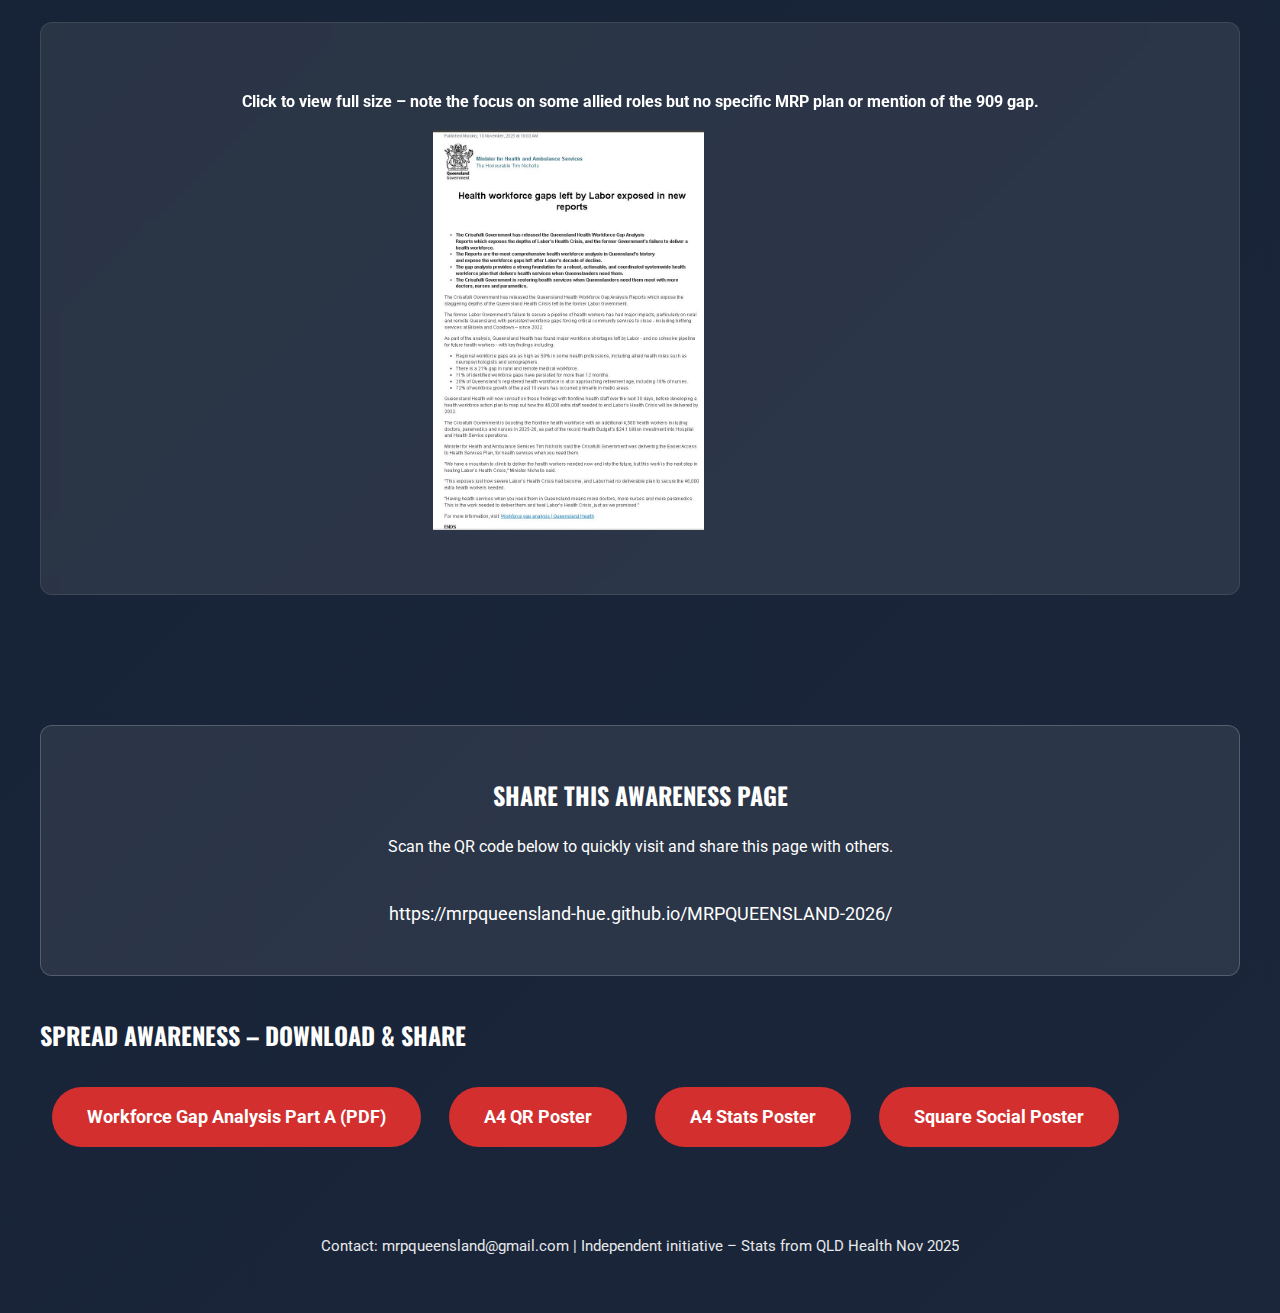
<file: index-8-2-2026.html>
<html lang="en">
  <head>
    <meta http-equiv="content-type" content="text/html; charset=UTF-8">
    <meta name="viewport" content="width=device-width, initial-scale=1.0">
    <title>MRP Queensland - Workforce Crisis 2026</title>
    <meta name="description" content="QLD Health Minister ignores massive MRP shortage from official report. Patients at risk. Act now.">
    <link rel="stylesheet" href="https://cdnjs.cloudflare.com/ajax/libs/font-awesome/6.5.0/css/all.min.css">
    <link href="https://fonts.googleapis.com/css2?family=Oswald:wght@700&amp;family=Roboto:wght@400;700&amp;display=swap"

      rel="stylesheet">
    <style>
    /* Your existing styles here – unchanged */
    :root {
      --primary: #0d47a1;
      --urgent: #d32f2f;
      --accent: #ff9800;
      --dark: #111;
      --light: #f5f5f5;
      --modern: #4caf50;
      --old: #d32f2f;
    }
    body { margin: 0; font-family: 'Roboto', sans-serif; background: linear-gradient(135deg, #0d1b2a, #1b263b); color: white; line-height: 1.6; }
    h1, h2, h3 { font-family: 'Oswald', sans-serif; text-transform: uppercase; }
    .container { max-width: 1200px; margin: 0 auto; padding: 20px; }
    header { background: rgba(211, 47, 47, 0.9); text-align: center; padding: 100px 20px 60px; }
    header h1 { font-size: 4.5rem; margin: 0 0 30px; color: #fff; text-shadow: 3px 3px 10px rgba(0,0,0,0.7); animation: pulse 2.5s infinite; }
    @keyframes pulse { 0%, 100% { transform: scale(1); } 50% { transform: scale(1.03); } }
    .alert-big { font-size: 3.2rem; color: white; background-color: #d32f2f; display: inline-block; padding: 15px 40px; border-radius: 12px; margin-bottom: 25px; font-weight: bold; text-shadow: 2px 2px 8px rgba(0,0,0,0.8); }
    .stats { display: flex; justify-content: center; gap: 40px; flex-wrap: wrap; margin: 40px 0; }
    .stat-card { background: rgba(0,0,0,0.6); padding: 30px; border-radius: 12px; min-width: 260px; text-align: center; border: 3px solid var(--accent); animation: fadeIn 1.8s; }
    @keyframes fadeIn { from { opacity: 0; transform: translateY(40px); } to { opacity: 1; transform: translateY(0); } }
    .stat-number { font-size: 3.8rem; color: var(--accent); font-weight: bold; }
    .chart-container { text-align: center; margin: 50px auto; max-width: 900px; background: rgba(0,0,0,0.5); padding: 25px; border-radius: 12px; border: 2px solid var(--accent); }
    .chart-container img { max-width: 100%; height: auto; border-radius: 8px; box-shadow: 0 4px 15px rgba(0,0,0,0.6); }
    .chart-caption { font-style: italic; color: #ccc; margin-top: 15px; font-size: 1.1rem; }
    section { padding: 80px 0; }
    .card { background: rgba(255,255,255,0.08); padding: 40px; border-radius: 12px; margin: 30px 0; backdrop-filter: blur(8px); border: 1px solid rgba(255,255,255,0.1); }
    .alert { color: var(--urgent); font-size: 1.8rem; margin-bottom: 25px; font-weight: bold; }
    .bold-text { font-size: 1.5rem; font-weight: bold; margin: 20px 0; }
    .btn { display: inline-block; background: var(--urgent); color: white; padding: 16px 35px; border-radius: 50px; text-decoration: none; font-weight: bold; margin: 12px; transition: all 0.3s; font-size: 1.1rem; }
    .btn:hover { background: var(--accent); transform: scale(1.06); }
    .media-grid { display: grid; grid-template-columns: repeat(auto-fit, minmax(300px, 1fr)); gap: 25px; margin: 40px 0; }
    .contrast-grid { display: grid; grid-template-columns: 1fr 1fr; gap: 30px; margin: 60px 0; }
    @media (max-width: 900px) { .contrast-grid { grid-template-columns: 1fr; } }
    .contrast-side { padding: 25px; border-radius: 12px; text-align: center; }
    .modern-side { background: rgba(76,175,80,0.15); border: 2px solid var(--modern); }
    .old-side { background: rgba(211,47,47,0.15); border: 2px solid var(--old); }
    .contrast-side img { max-width: 100%; border-radius: 8px; box-shadow: 0 4px 15px rgba(0,0,0,0.5); margin: 15px 0; }
    .media-item { text-align: center; }
    .media-item img { max-width: 100%; border-radius: 12px; border: 2px solid var(--accent); transition: transform 0.3s; cursor: pointer; }
    .media-item img:hover { transform: scale(1.05); }
    .media-caption { font-style: italic; margin-top: 12px; color: #ddd; font-size: 1.1rem; }
    .video-container { max-width: 600px; margin: 40px auto; }
    .video-container video { width: 100%; border-radius: 12px; border: 2px solid var(--accent); }
    .qr-section { text-align: center; margin: 60px 0 40px; padding: 30px; background: rgba(255,255,255,0.08); border-radius: 12px; border: 1px solid rgba(255,255,255,0.2); }
    .qr-section img { max-width: 220px; margin: 20px auto; display: block; border-radius: 12px; box-shadow: 0 6px 20px rgba(0,0,0,0.6); }
    footer { text-align: center; padding: 40px 20px; font-size: 0.95rem; opacity: 0.9; }
  </style>
  </head>
  <body>
    <header>
      <div class="container">
        <div class="alert-big" style="background-color: white;"><span style="color: red;">⚠
            Qld Health Workforce Crisis ALERT ⚠</span></div>
        <h1><img src="index.files/OIP-2413416958.GC_4zkC65uqqqiKBKyKkVQHaHa" alt="Satirical image of suited man in hospital bed"

            style="width: 88px; height: 88px;"></h1>
        <h1>HEALTH MINISTER IGNORES HIS OWN WORKFORCE REPORT</h1>
        <h1><img src="index.files/OIP-2413416958.GC_4zkC65uqqqiKBKyKkVQHaHa" alt="Satirical image of suited man in hospital bed"

            style="width: 88px; height: 88px;"></h1>
        <div class="stats">
          <div class="stat-card">
            <div class="stat-number">909</div>
            <p>Projected FTE Gap in Medical Radiation Professionals by 2032</p>
          </div>
          <div class="stat-card">
            <div class="stat-number">58%</div>
            <p>Only Projected Demand Met for MRPs by 2032</p>
          </div>
          <div class="stat-card">
            <div class="stat-number">45%</div>
            <p>Overall Demand Growth for Allied Health (incl. MRPs)</p>
          </div>
        </div>
        <a href="mailto:MRPQUEENSLAND-2026/mrpqueensland@gmail.com?subject=Join%20MRP%20Watchlist"

          class="btn" title="Email List of News">JOIN WATCHLIST NOW ( Email:
          MRPQueensland@gmail.com )</a> <a href="index.files/workforce-gap-analysis-part-a.pdf"

          class="btn" download="">SEE THE EVIDENCE (PDF)</a> </div>
    </header>
    <section class="container">
      <div class="chart-container">
        <h2 style="color: var(--accent); margin-bottom: 20px;">Official
          Report:&nbsp; MRP Supply vs Demand Gap</h2>
        <img src="index.files/chart.jpg" alt="Queensland Health Workforce Gap Analysis - Proportion of projected demand met for Medical Radiation Professionals (58%) and projected FTE gap (909) in 2032"

          loading="lazy">
        <p class="chart-caption"> Source: Queensland Health Workforce Gap
          Analysis (Part A) – Medical radiation professionals include
          radiographers, nuclear medicine scientists/technologists and radiation
          therapists. Supply projected to meet only 58% of demand by 2032. </p>
      </div>
      <div class="card">
        <p class="bold-text">The Queensland Government published a damning
          workforce gap analysis. It shows a significant gap of Medical
          Radiation Professionals is already happening and will only worsen as
          retention and attraction deteriorates.</p>
        <p class="bold-text">The Minister's response? Blame the previous
          government and completely ignore the&nbsp; MRPs.</p>
        <p class="bold-text" style="color: var(--accent);">Does the Health
          Minister think it's still the 1950s "Carry On" movie era — where only
          doctors and nurses mattered?</p>
      </div>
      <h2 class="alert"><i class="fas fa-exclamation-triangle"></i> Don't Let
        Healthcare Go Back to This...</h2>
      <div class="card">
        <div class="media-grid">
          <div class="media-item"> <img src="index.files/carryon.JPG" alt="Carry On Doctor cartoon - chaotic outdated medicine"

              onerror="this.src='index.files/CARRY-ON.mCf0OCwDTWTYHbowJV8gvQHaFj';">
            <div class="media-caption">Carry On Doctor vibes? That's where we're
              headed without MRPs.</div>
          </div>
          <div class="media-item"> <img src="index.files/image.jpg" alt="Medical imaging technician at work">Minister
            sleeping while the crisis grows? Time to wake up. </div>
        </div>
      </div>
      <h2>Modern Medicine Depends on MRPs (Medical Radiation Professionals)</h2>
      <div class="card">
        <div class="media-grid">
          <div class="media-item"><img src="index.files/index138.png" alt="Advanced scan room example"></div>
          <div class="media-item"><img src="index.files/index232.png" alt="X-ray and scan visuals"></div>
        </div>
        <p>These high-tech diagnostics and treatments save lives every day – but
          only with enough trained Medical Radiation Professionals.</p>
        <p><br>
        </p>
      </div>
      <h2><br>
      </h2>
      <div class="video-container"> <video controls="controls"> <source src="index.files/grok-video-a588c942-dbf6-442b-9673-3a23c5b5a365.mp4"

            type="video/mp4"> Your browser does not support video. </video> </div>
      <h2 id="evidence" style="text-align: center;">Then vs Now: The complex
        Leap in Imaging Technology requires highly trained MRP's<br>
        Doctors and nurses are not the only people who heal patients in 2026.</h2>
      <div class="contrast-grid">
        <div class="contrast-side modern-side">
          <h3 style="color: var(--modern);">Modern CT / MRI / Angiogram Machines
            (2020s)</h3>
          <p>High-tech, precise, low-dose imaging that saves lives daily – but
            requires trained MRPs to operate and interpret.</p>
          <img src="index.files/cutting-edge.JPG" alt="Modern radiology department with cutting-edge imaging machines">
          <img src="index.files/Linnac.JPG" alt="Advanced linear accelerator for precision radiation therapy">
          <img src="index.files/web10.JPG" alt="Modern MRI scanner in high-tech hospital room">
        </div>
        <div class="contrast-side old-side">
          <h3 style="color: var(--old);">1950s Antiquated X-ray Equipment</h3>
          <p>Bulky, high-radiation, limited capability machines – the era the
            Minister seems content to send us back to without MRPs.</p>
          <img src="index.files/1930.JPG" alt="1950s vintage X-ray machine in use on patient">
          <img src="index.files/vintage-xrays-03.jpg" alt="Vintage X-ray equipment setup from the early-mid 20th century">
        </div>
      </div>
      <br>
      <h2>Minister's Media Release: Gaps Mentioned... MRP Silence</h2>
      <div class="card"> <br>
        <div style="text-align: center;"><b>Click to view full size – note the
            focus on some allied roles but no specific MRP plan or mention of
            the 909 gap.</b></div>
        <dl>
          <dt>&nbsp;&nbsp;&nbsp;&nbsp;&nbsp;&nbsp;&nbsp;&nbsp;&nbsp;&nbsp;&nbsp;&nbsp;&nbsp;&nbsp;&nbsp;&nbsp;&nbsp;&nbsp;&nbsp;&nbsp;&nbsp;&nbsp;&nbsp;&nbsp;&nbsp;&nbsp;&nbsp;&nbsp;&nbsp;&nbsp;&nbsp;&nbsp;&nbsp;&nbsp;&nbsp;&nbsp;&nbsp;&nbsp;&nbsp;&nbsp;&nbsp;&nbsp;&nbsp;&nbsp;&nbsp;&nbsp;&nbsp;&nbsp;&nbsp;&nbsp;&nbsp;&nbsp;&nbsp;&nbsp;&nbsp;&nbsp;&nbsp;&nbsp;&nbsp;&nbsp;&nbsp;&nbsp;&nbsp;&nbsp;&nbsp;&nbsp;&nbsp;&nbsp;&nbsp;&nbsp;&nbsp;&nbsp;&nbsp;&nbsp;&nbsp;&nbsp;&nbsp;&nbsp;&nbsp;&nbsp;&nbsp;&nbsp;&nbsp;&nbsp;&nbsp;&nbsp;&nbsp;
            <a href="index.files/MEDIA-RELEASE.JPG" target="_blank"> <img src="index.files/MEDIA-RELEASE.JPG"

                alt="Minister Tim Nicholls Health Workforce Media Release" style="max-height:400px; cursor:zoom-in;">
            </a> </dt>
        </dl>
      </div>
    </section>
    <!-- QR Code Section – near bottom -->
    <section class="container">
      <div class="qr-section">
        <h2 style="margin-bottom: 20px;">Share This Awareness Page</h2>
        <p>Scan the QR code below to quickly visit and share this page with
          others.</p>
        <img src="index.files/qr-page.jpg" alt="QR code linking to MRP Queensland Workforce Crisis page"

          loading="lazy">
        <p style="margin-top: 15px; font-size: 1.1rem;">https://mrpqueensland-hue.github.io/MRPQUEENSLAND-2026/</p>
      </div>
      <h2>Spread Awareness – Download &amp; Share</h2>
      <a href="index.files/workforce-gap-analysis-part-a.pdf" class="btn" download="">Workforce
        Gap Analysis Part A (PDF)</a> <a href="index.files/qr-page.pdf" class="btn"

        download="">A4 QR Poster</a> <a href="index.files/A4_Poster_Stats.pdf"

        class="btn" download="">A4 Stats Poster</a> <a href="index.files/Square_Social.pdf"

        class="btn" download="">Square Social Poster</a> </section>
    <footer>
      <p>Contact: mrpqueensland@gmail.com | Independent initiative – Stats from
        QLD Health Nov 2025</p>
    </footer>
  </body>
</html>
</file>
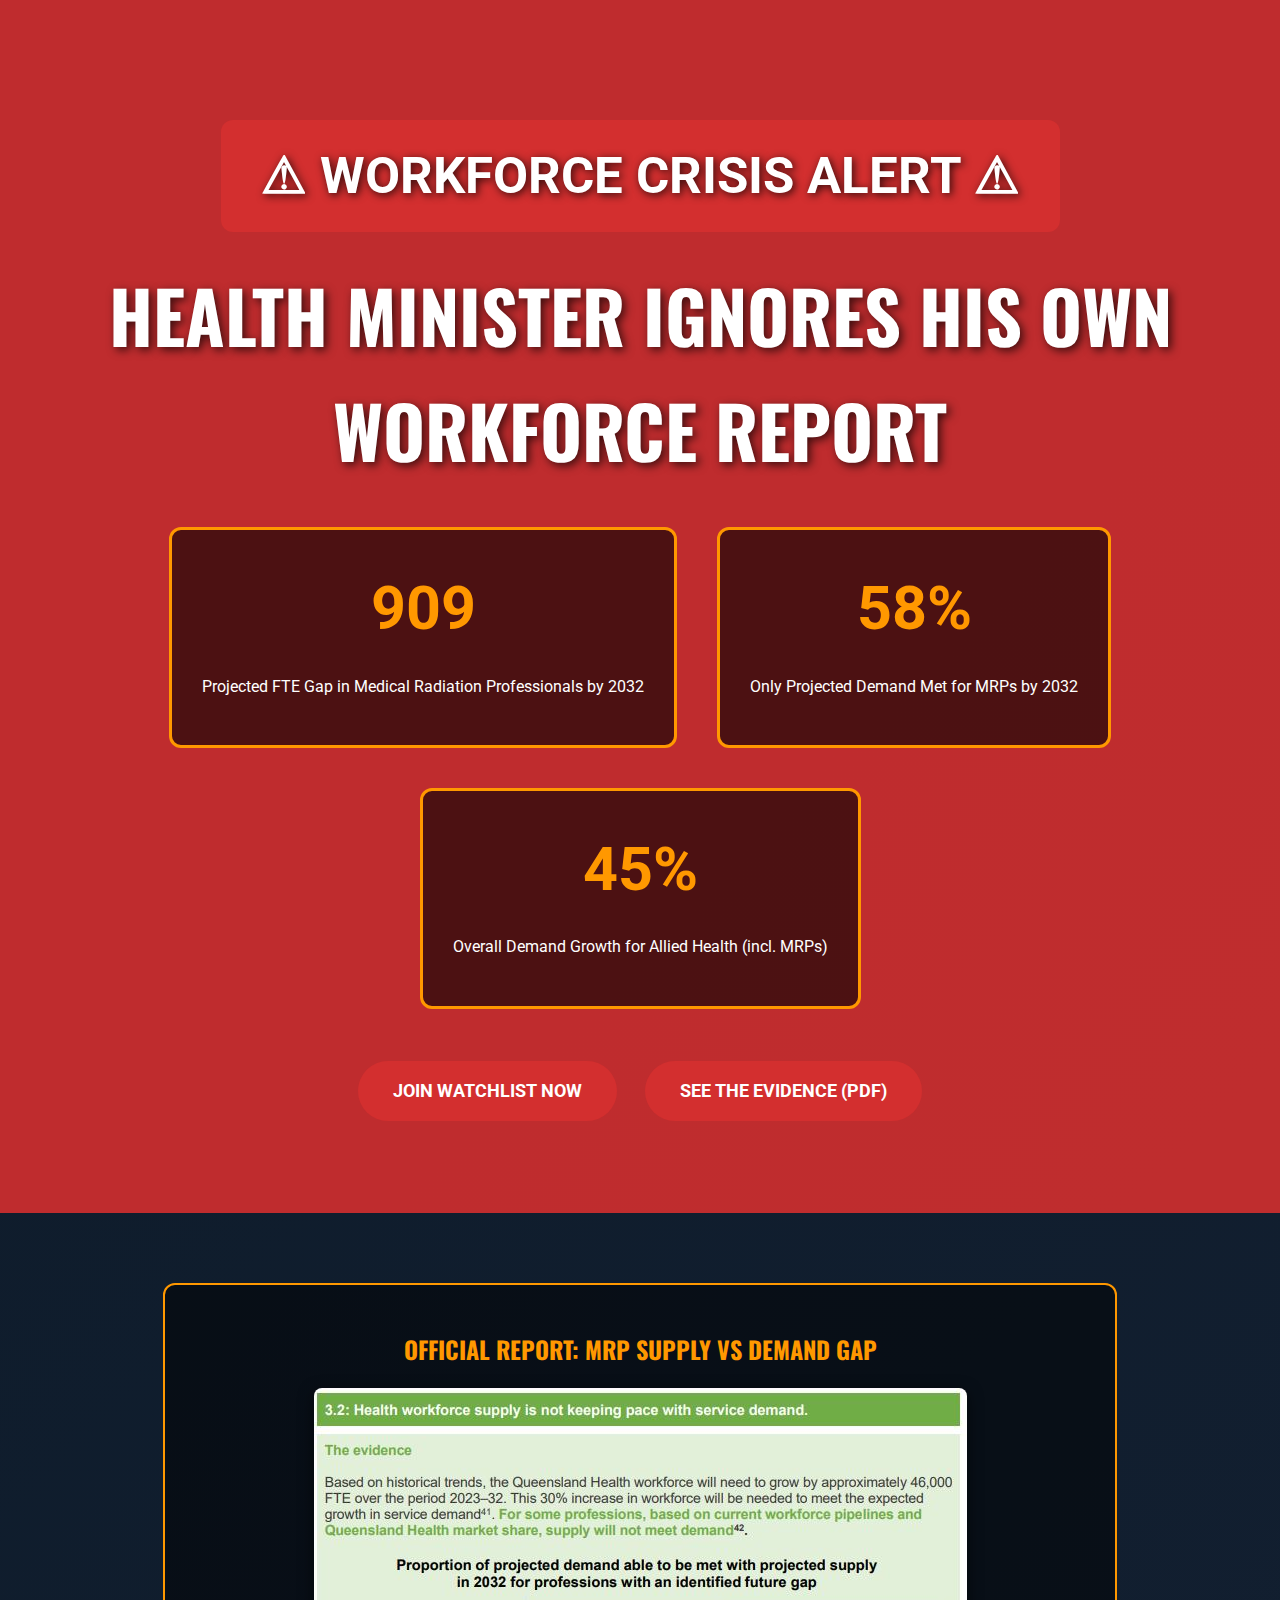
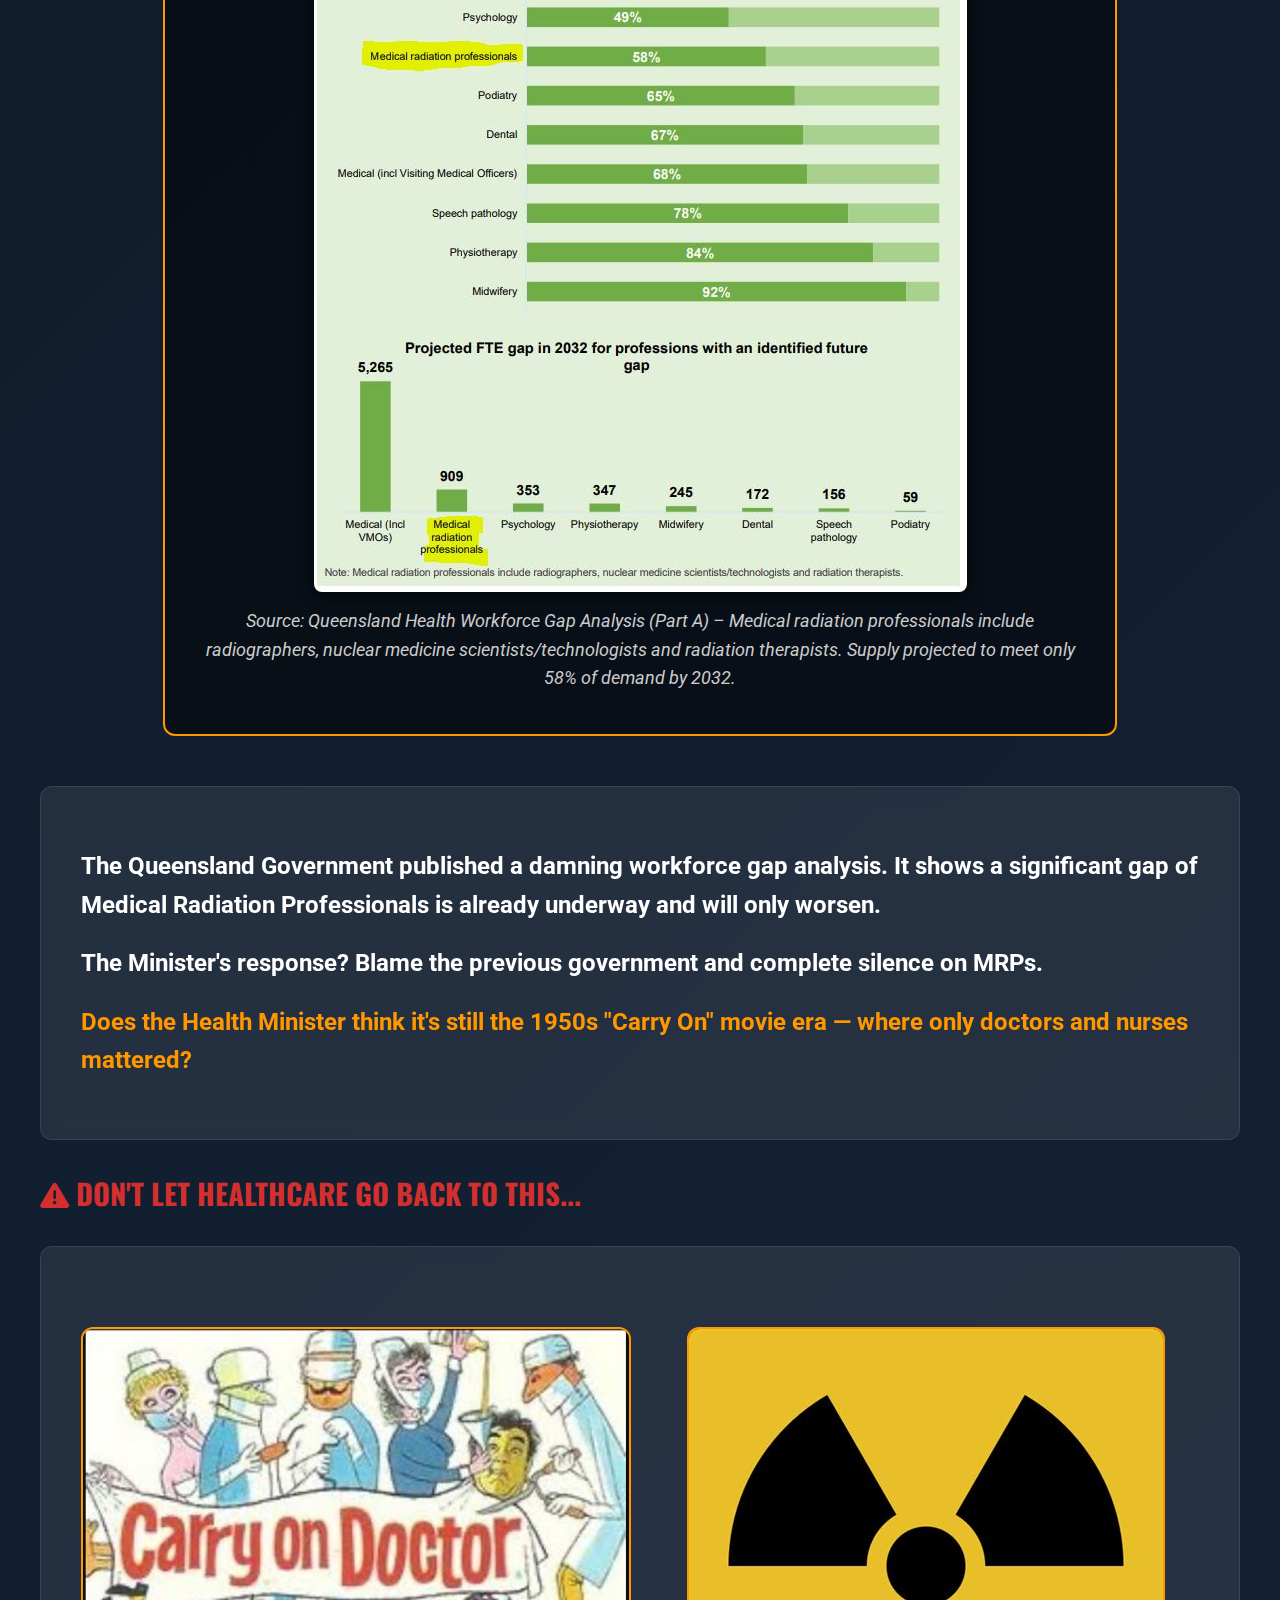
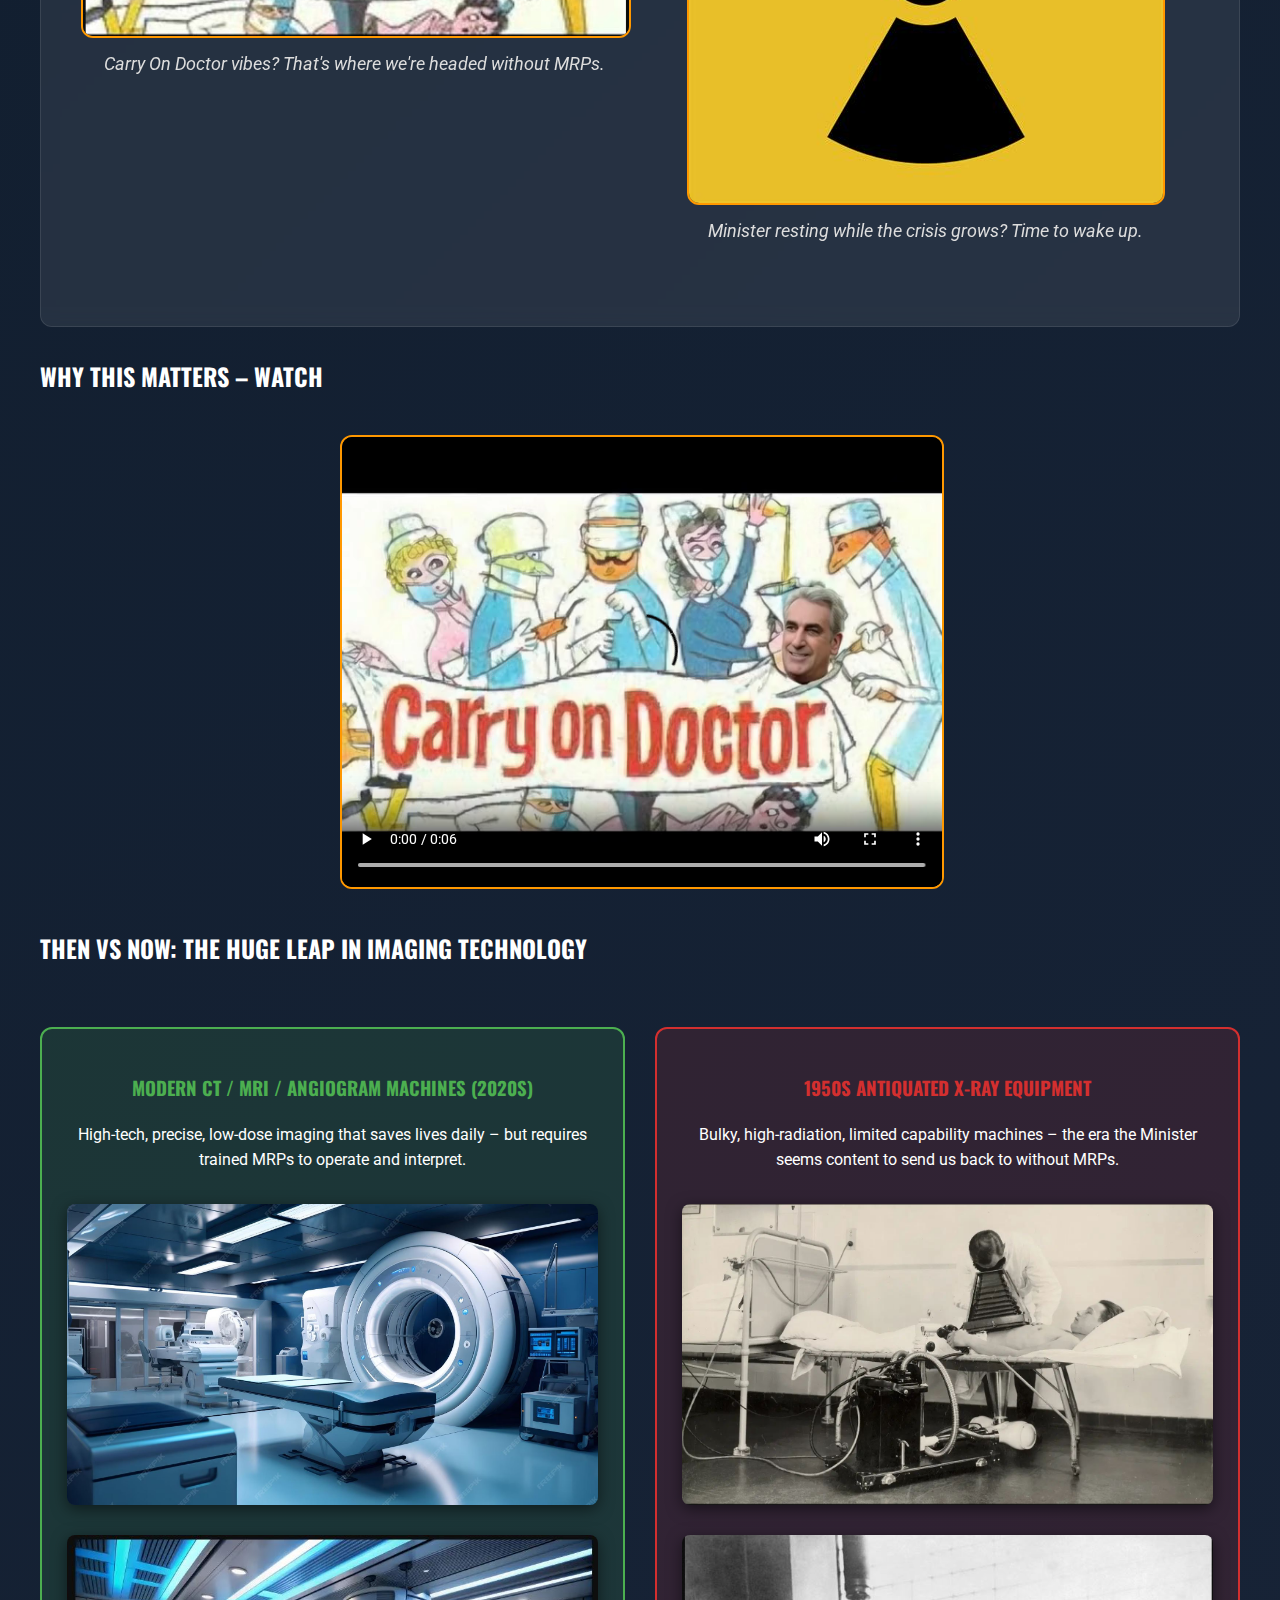
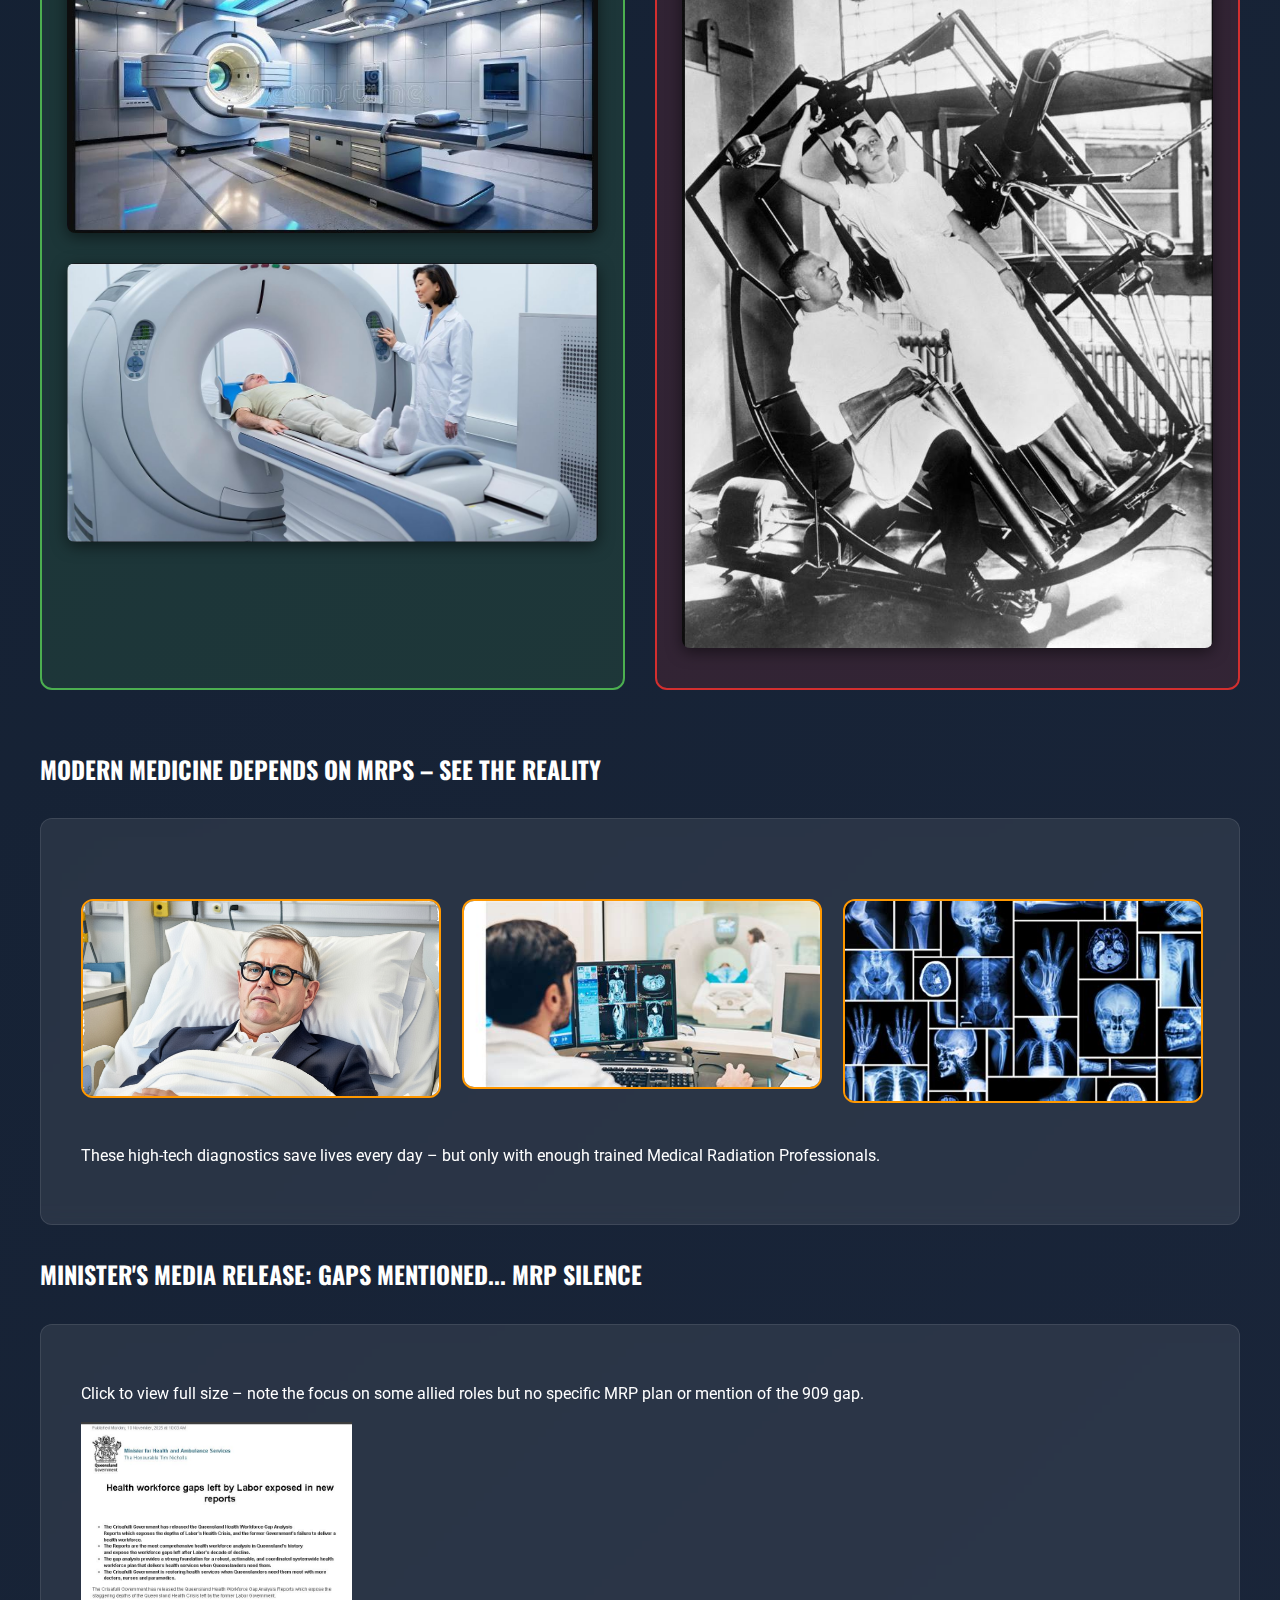
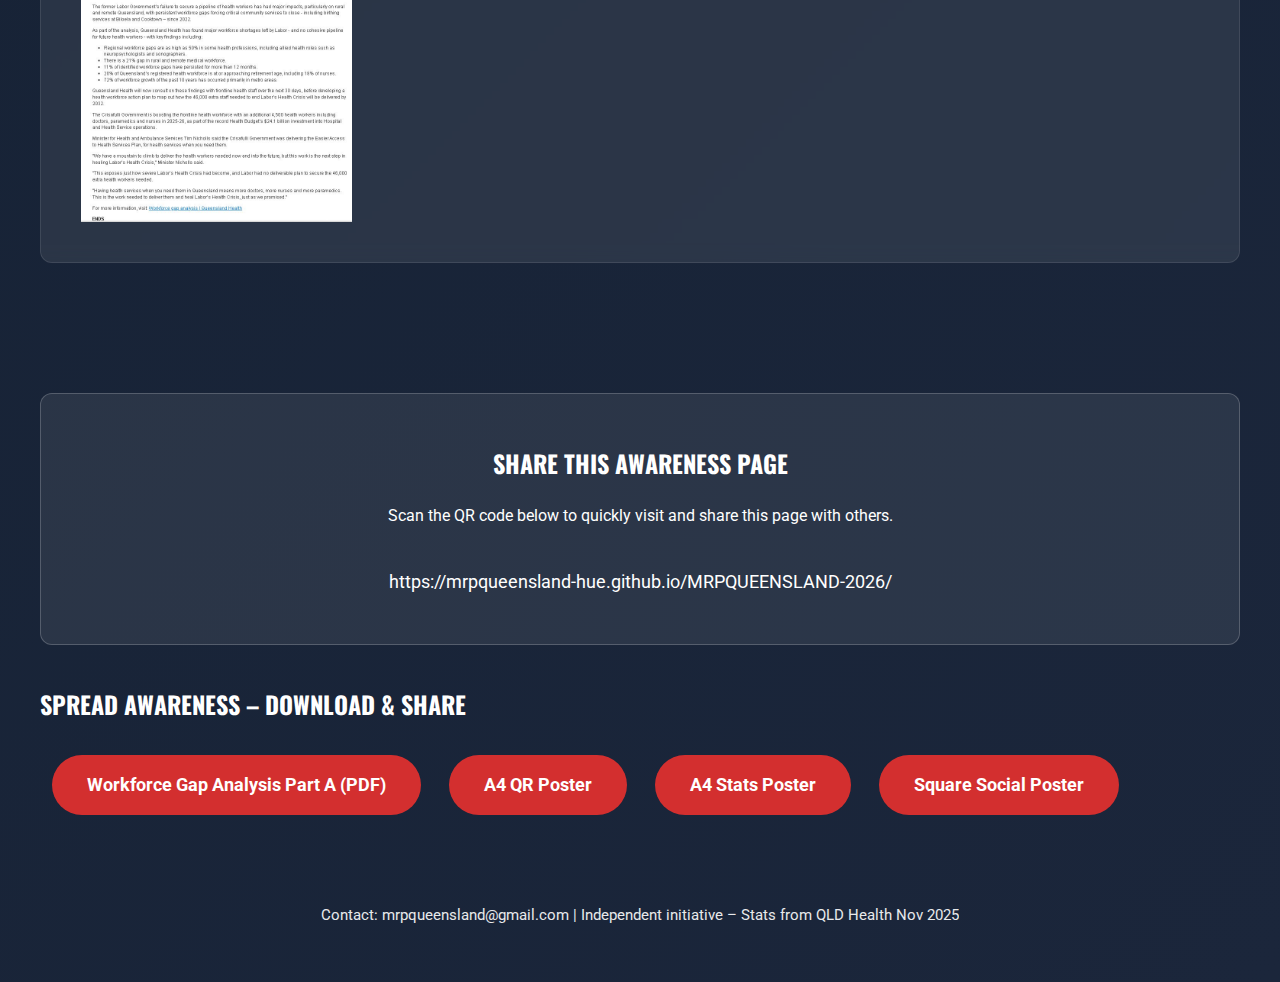
<file: index-del.html>
<html lang="en">
  <head>
    <meta charset="UTF-8">
    <meta name="viewport" content="width=device-width, initial-scale=1.0">
    <title>MRP Queensland - Workforce Crisis 2026</title>
    <meta name="description" content="QLD Health Minister ignores massive MRP shortage from official report. Patients at risk. Act now.">
    <link rel="stylesheet" href="https://cdnjs.cloudflare.com/ajax/libs/font-awesome/6.5.0/css/all.min.css">
    <link href="https://fonts.googleapis.com/css2?family=Oswald:wght@700&amp;family=Roboto:wght@400;700&amp;display=swap"
      rel="stylesheet">
    <style>
    /* Your existing styles here – unchanged */
    :root {
      --primary: #0d47a1;
      --urgent: #d32f2f;
      --accent: #ff9800;
      --dark: #111;
      --light: #f5f5f5;
      --modern: #4caf50;
      --old: #d32f2f;
    }
    body { margin: 0; font-family: 'Roboto', sans-serif; background: linear-gradient(135deg, #0d1b2a, #1b263b); color: white; line-height: 1.6; }
    h1, h2, h3 { font-family: 'Oswald', sans-serif; text-transform: uppercase; }
    .container { max-width: 1200px; margin: 0 auto; padding: 20px; }
    header { background: rgba(211, 47, 47, 0.9); text-align: center; padding: 100px 20px 60px; }
    header h1 { font-size: 4.5rem; margin: 0 0 30px; color: #fff; text-shadow: 3px 3px 10px rgba(0,0,0,0.7); animation: pulse 2.5s infinite; }
    @keyframes pulse { 0%, 100% { transform: scale(1); } 50% { transform: scale(1.03); } }
    .alert-big { font-size: 3.2rem; color: white; background-color: #d32f2f; display: inline-block; padding: 15px 40px; border-radius: 12px; margin-bottom: 25px; font-weight: bold; text-shadow: 2px 2px 8px rgba(0,0,0,0.8); }
    .stats { display: flex; justify-content: center; gap: 40px; flex-wrap: wrap; margin: 40px 0; }
    .stat-card { background: rgba(0,0,0,0.6); padding: 30px; border-radius: 12px; min-width: 260px; text-align: center; border: 3px solid var(--accent); animation: fadeIn 1.8s; }
    @keyframes fadeIn { from { opacity: 0; transform: translateY(40px); } to { opacity: 1; transform: translateY(0); } }
    .stat-number { font-size: 3.8rem; color: var(--accent); font-weight: bold; }
    .chart-container { text-align: center; margin: 50px auto; max-width: 900px; background: rgba(0,0,0,0.5); padding: 25px; border-radius: 12px; border: 2px solid var(--accent); }
    .chart-container img { max-width: 100%; height: auto; border-radius: 8px; box-shadow: 0 4px 15px rgba(0,0,0,0.6); }
    .chart-caption { font-style: italic; color: #ccc; margin-top: 15px; font-size: 1.1rem; }
    section { padding: 80px 0; }
    .card { background: rgba(255,255,255,0.08); padding: 40px; border-radius: 12px; margin: 30px 0; backdrop-filter: blur(8px); border: 1px solid rgba(255,255,255,0.1); }
    .alert { color: var(--urgent); font-size: 1.8rem; margin-bottom: 25px; font-weight: bold; }
    .bold-text { font-size: 1.5rem; font-weight: bold; margin: 20px 0; }
    .btn { display: inline-block; background: var(--urgent); color: white; padding: 16px 35px; border-radius: 50px; text-decoration: none; font-weight: bold; margin: 12px; transition: all 0.3s; font-size: 1.1rem; }
    .btn:hover { background: var(--accent); transform: scale(1.06); }
    .media-grid { display: grid; grid-template-columns: repeat(auto-fit, minmax(300px, 1fr)); gap: 25px; margin: 40px 0; }
    .contrast-grid { display: grid; grid-template-columns: 1fr 1fr; gap: 30px; margin: 60px 0; }
    @media (max-width: 900px) { .contrast-grid { grid-template-columns: 1fr; } }
    .contrast-side { padding: 25px; border-radius: 12px; text-align: center; }
    .modern-side { background: rgba(76,175,80,0.15); border: 2px solid var(--modern); }
    .old-side { background: rgba(211,47,47,0.15); border: 2px solid var(--old); }
    .contrast-side img { max-width: 100%; border-radius: 8px; box-shadow: 0 4px 15px rgba(0,0,0,0.5); margin: 15px 0; }
    .media-item { text-align: center; }
    .media-item img { max-width: 100%; border-radius: 12px; border: 2px solid var(--accent); transition: transform 0.3s; cursor: pointer; }
    .media-item img:hover { transform: scale(1.05); }
    .media-caption { font-style: italic; margin-top: 12px; color: #ddd; font-size: 1.1rem; }
    .video-container { max-width: 600px; margin: 40px auto; }
    .video-container video { width: 100%; border-radius: 12px; border: 2px solid var(--accent); }
    .qr-section { text-align: center; margin: 60px 0 40px; padding: 30px; background: rgba(255,255,255,0.08); border-radius: 12px; border: 1px solid rgba(255,255,255,0.2); }
    .qr-section img { max-width: 220px; margin: 20px auto; display: block; border-radius: 12px; box-shadow: 0 6px 20px rgba(0,0,0,0.6); }
    footer { text-align: center; padding: 40px 20px; font-size: 0.95rem; opacity: 0.9; }
  </style>
  </head>
  <body>
    <header>
      <div class="container">
        <div class="alert-big">⚠ WORKFORCE CRISIS ALERT ⚠</div>
        <h1>HEALTH MINISTER IGNORES HIS OWN WORKFORCE REPORT</h1>
        <div class="stats">
          <div class="stat-card">
            <div class="stat-number">909</div>
            <p>Projected FTE Gap in Medical Radiation Professionals by 2032</p>
          </div>
          <div class="stat-card">
            <div class="stat-number">58%</div>
            <p>Only Projected Demand Met for MRPs by 2032</p>
          </div>
          <div class="stat-card">
            <div class="stat-number">45%</div>
            <p>Overall Demand Growth for Allied Health (incl. MRPs)</p>
          </div>
        </div>
        <a href="mailto:mrpqueensland@gmail.com?subject=Join%20MRP%20Watchlist"
          class="btn">JOIN WATCHLIST NOW</a> <a href="index.files/workforce-gap-analysis-part-a.pdf"
          class="btn" download="">SEE THE EVIDENCE (PDF)</a> </div>
    </header>
    <section class="container">
      <div class="chart-container">
        <h2 style="color: var(--accent); margin-bottom: 20px;">Official Report:
          MRP Supply vs Demand Gap</h2>
        <img src="index.files/chart.jpg" alt="Queensland Health Workforce Gap Analysis - Proportion of projected demand met for Medical Radiation Professionals (58%) and projected FTE gap (909) in 2032"
          loading="lazy">
        <p class="chart-caption"> Source: Queensland Health Workforce Gap
          Analysis (Part A) – Medical radiation professionals include
          radiographers, nuclear medicine scientists/technologists and radiation
          therapists. Supply projected to meet only 58% of demand by 2032. </p>
      </div>
      <div class="card">
        <p class="bold-text">The Queensland Government published a damning
          workforce gap analysis. It shows a significant gap of Medical
          Radiation Professionals is already underway and will only worsen.</p>
        <p class="bold-text">The Minister's response? Blame the previous
          government and complete silence on MRPs.</p>
        <p class="bold-text" style="color: var(--accent);">Does the Health
          Minister think it's still the 1950s "Carry On" movie era — where only
          doctors and nurses mattered?</p>
      </div>
      <h2 class="alert"><i class="fas fa-exclamation-triangle"></i> Don't Let
        Healthcare Go Back to This...</h2>
      <div class="card">
        <div class="media-grid">
          <div class="media-item"> <img src="index.files/carryon.JPG" alt="Carry On Doctor cartoon - chaotic outdated medicine"
              onerror="this.src='index.files/CARRY-ON.mCf0OCwDTWTYHbowJV8gvQHaFj';">
            <div class="media-caption">Carry On Doctor vibes? That's where we're
              headed without MRPs.</div>
          </div>
          <div class="media-item"> <img src="index.files/OIP-2413416958.GC_4zkC65uqqqiKBKyKkVQHaHa"
              alt="Satirical image of suited man in hospital bed">
            <div class="media-caption">Minister resting while the crisis grows?
              Time to wake up.</div>
          </div>
        </div>
      </div>
      <h2>Why This Matters – Watch</h2>
      <div class="video-container"> <video controls="controls"> <source src="index.files/grok-video-a588c942-dbf6-442b-9673-3a23c5b5a365.mp4"
            type="video/mp4"> Your browser does not support video. </video> </div>
      <h2 id="evidence">Then vs Now: The Huge Leap in Imaging Technology</h2>
      <div class="contrast-grid">
        <div class="contrast-side modern-side">
          <h3 style="color: var(--modern);">Modern CT / MRI / Angiogram Machines
            (2020s)</h3>
          <p>High-tech, precise, low-dose imaging that saves lives daily – but
            requires trained MRPs to operate and interpret.</p>
          <img src="index.files/cutting-edge.JPG" alt="Modern radiology department with cutting-edge imaging machines">
          <img src="index.files/Linnac.JPG" alt="Advanced linear accelerator for precision radiation therapy">
          <img src="index.files/web10.JPG" alt="Modern MRI scanner in high-tech hospital room">
        </div>
        <div class="contrast-side old-side">
          <h3 style="color: var(--old);">1950s Antiquated X-ray Equipment</h3>
          <p>Bulky, high-radiation, limited capability machines – the era the
            Minister seems content to send us back to without MRPs.</p>
          <img src="index.files/1930.JPG" alt="1950s vintage X-ray machine in use on patient">
          <img src="index.files/vintage-xrays-03.jpg" alt="Vintage X-ray equipment setup from the early-mid 20th century">
        </div>
      </div>
      <h2>Modern Medicine Depends on MRPs – See the Reality</h2>
      <div class="card">
        <div class="media-grid">
          <div class="media-item"><img src="index.files/image.jpg" alt="Medical imaging technician at work"></div>
          <div class="media-item"><img src="index.files/index138.png" alt="Advanced scan room example"></div>
          <div class="media-item"><img src="index.files/index232.png" alt="X-ray and scan visuals"></div>
        </div>
        <p>These high-tech diagnostics save lives every day – but only with
          enough trained Medical Radiation Professionals.</p>
      </div>
      <h2>Minister's Media Release: Gaps Mentioned... MRP Silence</h2>
      <div class="card">
        <p>Click to view full size – note the focus on some allied roles but no
          specific MRP plan or mention of the 909 gap.</p>
        <a href="index.files/MEDIA-RELEASE.JPG" target="_blank"> <img src="index.files/MEDIA-RELEASE.JPG"
            alt="Minister Tim Nicholls Health Workforce Media Release" style="max-height:400px; cursor:zoom-in;">
        </a> </div>
    </section>
    <!-- QR Code Section – near bottom -->
    <section class="container">
      <div class="qr-section">
        <h2 style="margin-bottom: 20px;">Share This Awareness Page</h2>
        <p>Scan the QR code below to quickly visit and share this page with
          others.</p>
        <img src="index.files/qr-page.jpg" alt="QR code linking to MRP Queensland Workforce Crisis page"
          loading="lazy">
        <p style="margin-top: 15px; font-size: 1.1rem;">https://mrpqueensland-hue.github.io/MRPQUEENSLAND-2026/</p>
      </div>
      <h2>Spread Awareness – Download &amp; Share</h2>
      <a href="index.files/workforce-gap-analysis-part-a.pdf" class="btn" download="">Workforce
        Gap Analysis Part A (PDF)</a> <a href="index.files/A4_Poster_QR.htm" class="btn"
        download="">A4 QR Poster</a> <a href="A4_Poster_Stats.pdf" class="btn"
        download="">A4 Stats Poster</a> <a href="Square_Social.pdf" class="btn"
        download="">Square Social Poster</a> </section>
    <footer>
      <p>Contact: mrpqueensland@gmail.com | Independent initiative – Stats from
        QLD Health Nov 2025</p>
    </footer>
  </body>
</html>
</file>
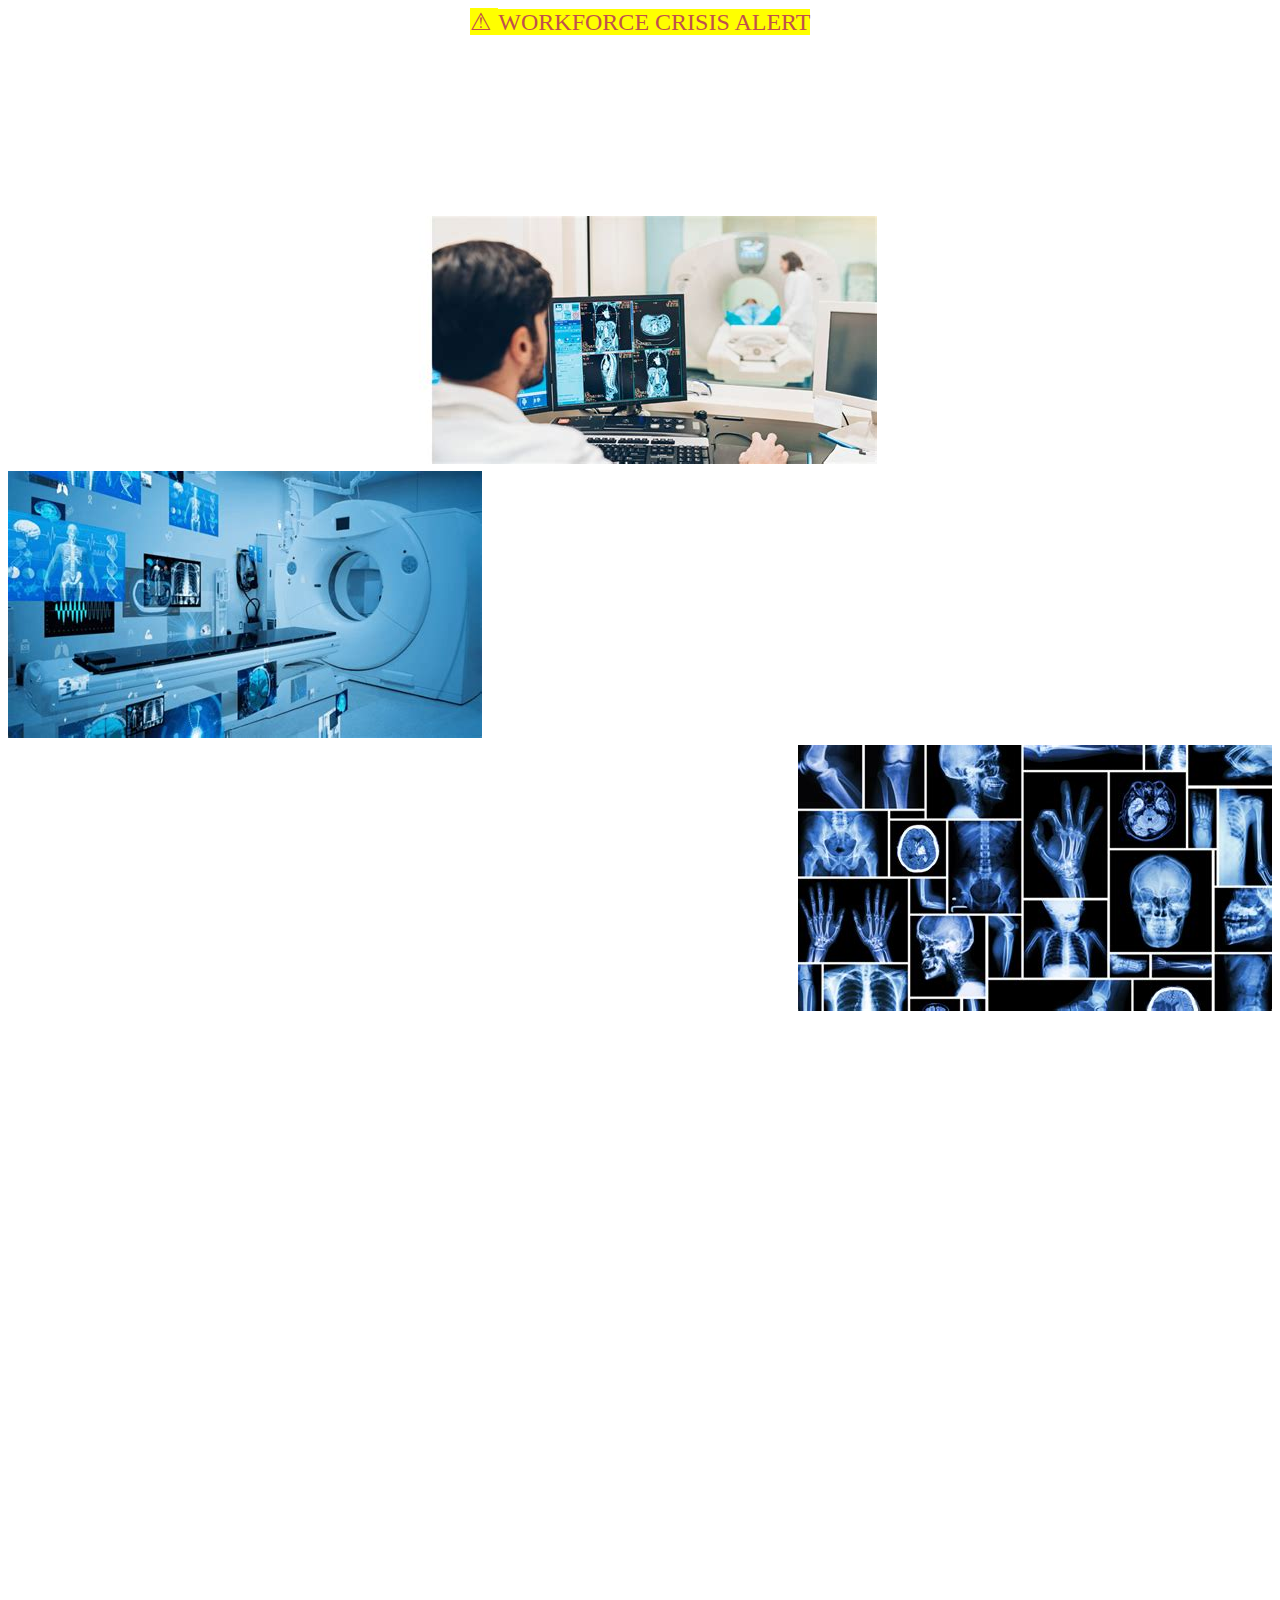
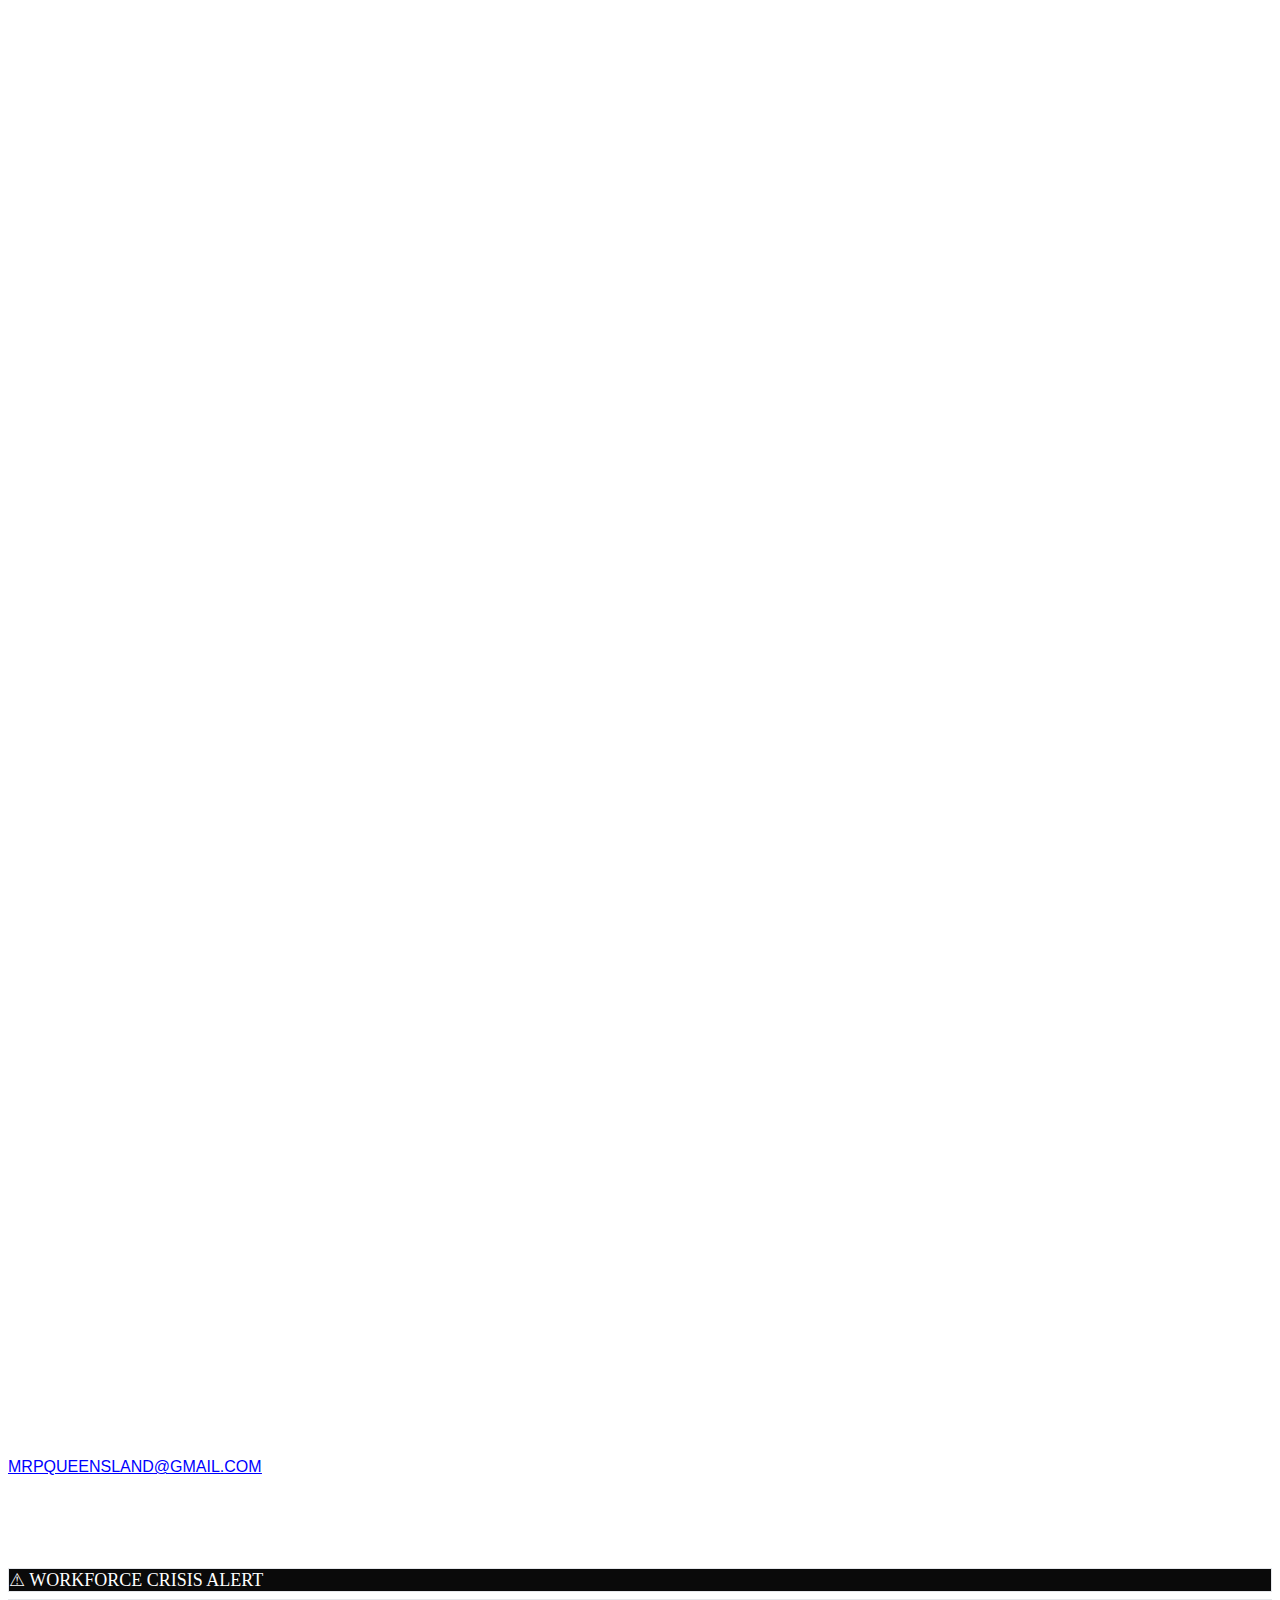
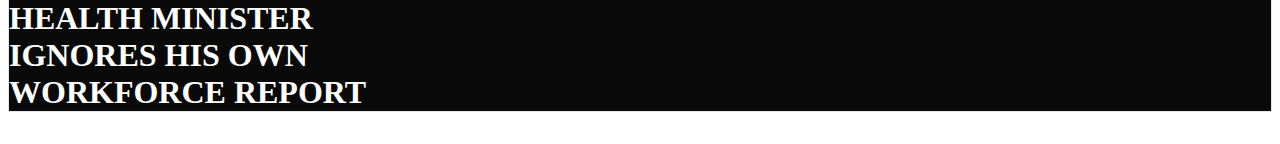
<file: index2.html>
<html xmlns:o="urn:schemas-microsoft-com:office:office" xmlns:w="urn:schemas-microsoft-com:office:word" xmlns:dt="uuid:C2F41010-65B3-11d1-A29F-00AA00C14882" xmlns="http://www.w3.org/TR/REC-html40"><head><meta http-equiv=Content-Type  content="text/html; charset=utf-8" ><meta name=ProgId  content=Word.Document ><meta name=Generator  content="Microsoft Word 14" ><meta name=Originator  content="Microsoft Word 14" ><link rel=File-List  href="index2.files/filelist.xml" ><title></title><!--[if gte mso 9]><xml><o:DocumentProperties><o:Author>m1tri</o:Author><o:LastAuthor>mtrikilis</o:LastAuthor><o:Revision>1</o:Revision><o:Pages>3</o:Pages><o:Lines>1</o:Lines><o:Paragraphs>1</o:Paragraphs></o:DocumentProperties><o:CustomDocumentProperties><o:KSOProductBuildVer dt:dt="string" >1033-12.2.0.23196</o:KSOProductBuildVer><o:ICV dt:dt="string" >08D9059181FF4C79B391BA763C8DFA73_13</o:ICV></o:CustomDocumentProperties></xml><![endif]--><!--[if gte mso 9]><xml><o:OfficeDocumentSettings></o:OfficeDocumentSettings></xml><![endif]--><!--[if gte mso 9]><xml><w:WordDocument><w:BrowserLevel>MicrosoftInternetExplorer4</w:BrowserLevel><w:DisplayHorizontalDrawingGridEvery>0</w:DisplayHorizontalDrawingGridEvery><w:DisplayVerticalDrawingGridEvery>2</w:DisplayVerticalDrawingGridEvery><w:DocumentKind>DocumentNotSpecified</w:DocumentKind><w:DrawingGridVerticalSpacing>7.8 磅</w:DrawingGridVerticalSpacing><w:View>Web</w:View><w:Compatibility><w:DoNotExpandShiftReturn/></w:Compatibility><w:Zoom>0</w:Zoom></w:WordDocument></xml><![endif]--><!--[if gte mso 9]><xml><w:LatentStyles DefLockedState="false"  DefUnhideWhenUsed="true"  DefSemiHidden="true"  DefQFormat="false"  DefPriority="99"  LatentStyleCount="260" >
<w:LsdException Locked="false"  Priority="0"  SemiHidden="false"  UnhideWhenUsed="false"  QFormat="true"  Name="Normal" ></w:LsdException>
<w:LsdException Locked="false"  Priority="0"  SemiHidden="false"  UnhideWhenUsed="false"  QFormat="true"  Name="heading 1" ></w:LsdException>
<w:LsdException Locked="false"  Priority="0"  SemiHidden="false"  UnhideWhenUsed="false"  QFormat="true"  Name="heading 2" ></w:LsdException>
<w:LsdException Locked="false"  Priority="0"  SemiHidden="false"  UnhideWhenUsed="false"  QFormat="true"  Name="heading 3" ></w:LsdException>
<w:LsdException Locked="false"  Priority="0"  SemiHidden="false"  UnhideWhenUsed="false"  QFormat="true"  Name="heading 4" ></w:LsdException>
<w:LsdException Locked="false"  Priority="0"  SemiHidden="false"  UnhideWhenUsed="false"  QFormat="true"  Name="heading 5" ></w:LsdException>
<w:LsdException Locked="false"  Priority="0"  SemiHidden="false"  UnhideWhenUsed="false"  QFormat="true"  Name="heading 6" ></w:LsdException>
<w:LsdException Locked="false"  Priority="0"  SemiHidden="false"  UnhideWhenUsed="false"  QFormat="true"  Name="heading 7" ></w:LsdException>
<w:LsdException Locked="false"  Priority="0"  SemiHidden="false"  UnhideWhenUsed="false"  QFormat="true"  Name="heading 8" ></w:LsdException>
<w:LsdException Locked="false"  Priority="0"  SemiHidden="false"  UnhideWhenUsed="false"  QFormat="true"  Name="heading 9" ></w:LsdException>
<w:LsdException Locked="false"  Priority="0"  SemiHidden="false"  UnhideWhenUsed="false"  Name="index 1" ></w:LsdException>
<w:LsdException Locked="false"  Priority="0"  SemiHidden="false"  UnhideWhenUsed="false"  Name="index 2" ></w:LsdException>
<w:LsdException Locked="false"  Priority="0"  SemiHidden="false"  UnhideWhenUsed="false"  Name="index 3" ></w:LsdException>
<w:LsdException Locked="false"  Priority="0"  SemiHidden="false"  UnhideWhenUsed="false"  Name="index 4" ></w:LsdException>
<w:LsdException Locked="false"  Priority="0"  SemiHidden="false"  UnhideWhenUsed="false"  Name="index 5" ></w:LsdException>
<w:LsdException Locked="false"  Priority="0"  SemiHidden="false"  UnhideWhenUsed="false"  Name="index 6" ></w:LsdException>
<w:LsdException Locked="false"  Priority="0"  SemiHidden="false"  UnhideWhenUsed="false"  Name="index 7" ></w:LsdException>
<w:LsdException Locked="false"  Priority="0"  SemiHidden="false"  UnhideWhenUsed="false"  Name="index 8" ></w:LsdException>
<w:LsdException Locked="false"  Priority="0"  SemiHidden="false"  UnhideWhenUsed="false"  Name="index 9" ></w:LsdException>
<w:LsdException Locked="false"  Priority="0"  SemiHidden="false"  UnhideWhenUsed="false"  Name="toc 1" ></w:LsdException>
<w:LsdException Locked="false"  Priority="0"  SemiHidden="false"  UnhideWhenUsed="false"  Name="toc 2" ></w:LsdException>
<w:LsdException Locked="false"  Priority="0"  SemiHidden="false"  UnhideWhenUsed="false"  Name="toc 3" ></w:LsdException>
<w:LsdException Locked="false"  Priority="0"  SemiHidden="false"  UnhideWhenUsed="false"  Name="toc 4" ></w:LsdException>
<w:LsdException Locked="false"  Priority="0"  SemiHidden="false"  UnhideWhenUsed="false"  Name="toc 5" ></w:LsdException>
<w:LsdException Locked="false"  Priority="0"  SemiHidden="false"  UnhideWhenUsed="false"  Name="toc 6" ></w:LsdException>
<w:LsdException Locked="false"  Priority="0"  SemiHidden="false"  UnhideWhenUsed="false"  Name="toc 7" ></w:LsdException>
<w:LsdException Locked="false"  Priority="0"  SemiHidden="false"  UnhideWhenUsed="false"  Name="toc 8" ></w:LsdException>
<w:LsdException Locked="false"  Priority="0"  SemiHidden="false"  UnhideWhenUsed="false"  Name="toc 9" ></w:LsdException>
<w:LsdException Locked="false"  Priority="0"  SemiHidden="false"  UnhideWhenUsed="false"  Name="Normal Indent" ></w:LsdException>
<w:LsdException Locked="false"  Priority="0"  SemiHidden="false"  UnhideWhenUsed="false"  Name="footnote text" ></w:LsdException>
<w:LsdException Locked="false"  Priority="0"  SemiHidden="false"  UnhideWhenUsed="false"  Name="annotation text" ></w:LsdException>
<w:LsdException Locked="false"  Priority="0"  SemiHidden="false"  UnhideWhenUsed="false"  Name="header" ></w:LsdException>
<w:LsdException Locked="false"  Priority="0"  SemiHidden="false"  UnhideWhenUsed="false"  Name="footer" ></w:LsdException>
<w:LsdException Locked="false"  Priority="0"  SemiHidden="false"  UnhideWhenUsed="false"  Name="index heading" ></w:LsdException>
<w:LsdException Locked="false"  Priority="0"  SemiHidden="false"  UnhideWhenUsed="false"  QFormat="true"  Name="caption" ></w:LsdException>
<w:LsdException Locked="false"  Priority="0"  SemiHidden="false"  UnhideWhenUsed="false"  Name="table of figures" ></w:LsdException>
<w:LsdException Locked="false"  Priority="0"  SemiHidden="false"  UnhideWhenUsed="false"  Name="envelope address" ></w:LsdException>
<w:LsdException Locked="false"  Priority="0"  SemiHidden="false"  UnhideWhenUsed="false"  Name="envelope return" ></w:LsdException>
<w:LsdException Locked="false"  Priority="0"  SemiHidden="false"  UnhideWhenUsed="false"  Name="footnote reference" ></w:LsdException>
<w:LsdException Locked="false"  Priority="0"  SemiHidden="false"  UnhideWhenUsed="false"  Name="annotation reference" ></w:LsdException>
<w:LsdException Locked="false"  Priority="0"  SemiHidden="false"  UnhideWhenUsed="false"  Name="line number" ></w:LsdException>
<w:LsdException Locked="false"  Priority="0"  SemiHidden="false"  UnhideWhenUsed="false"  Name="page number" ></w:LsdException>
<w:LsdException Locked="false"  Priority="0"  SemiHidden="false"  UnhideWhenUsed="false"  Name="endnote reference" ></w:LsdException>
<w:LsdException Locked="false"  Priority="0"  SemiHidden="false"  UnhideWhenUsed="false"  Name="endnote text" ></w:LsdException>
<w:LsdException Locked="false"  Priority="0"  SemiHidden="false"  UnhideWhenUsed="false"  Name="table of authorities" ></w:LsdException>
<w:LsdException Locked="false"  Priority="0"  SemiHidden="false"  UnhideWhenUsed="false"  Name="macro" ></w:LsdException>
<w:LsdException Locked="false"  Priority="0"  SemiHidden="false"  UnhideWhenUsed="false"  Name="toa heading" ></w:LsdException>
<w:LsdException Locked="false"  Priority="0"  SemiHidden="false"  UnhideWhenUsed="false"  Name="List" ></w:LsdException>
<w:LsdException Locked="false"  Priority="0"  SemiHidden="false"  UnhideWhenUsed="false"  Name="List Bullet" ></w:LsdException>
<w:LsdException Locked="false"  Priority="0"  SemiHidden="false"  UnhideWhenUsed="false"  Name="List Number" ></w:LsdException>
<w:LsdException Locked="false"  Priority="0"  SemiHidden="false"  UnhideWhenUsed="false"  Name="List 2" ></w:LsdException>
<w:LsdException Locked="false"  Priority="0"  SemiHidden="false"  UnhideWhenUsed="false"  Name="List 3" ></w:LsdException>
<w:LsdException Locked="false"  Priority="0"  SemiHidden="false"  UnhideWhenUsed="false"  Name="List 4" ></w:LsdException>
<w:LsdException Locked="false"  Priority="0"  SemiHidden="false"  UnhideWhenUsed="false"  Name="List 5" ></w:LsdException>
<w:LsdException Locked="false"  Priority="0"  SemiHidden="false"  UnhideWhenUsed="false"  Name="List Bullet 2" ></w:LsdException>
<w:LsdException Locked="false"  Priority="0"  SemiHidden="false"  UnhideWhenUsed="false"  Name="List Bullet 3" ></w:LsdException>
<w:LsdException Locked="false"  Priority="0"  SemiHidden="false"  UnhideWhenUsed="false"  Name="List Bullet 4" ></w:LsdException>
<w:LsdException Locked="false"  Priority="0"  SemiHidden="false"  UnhideWhenUsed="false"  Name="List Bullet 5" ></w:LsdException>
<w:LsdException Locked="false"  Priority="0"  SemiHidden="false"  UnhideWhenUsed="false"  Name="List Number 2" ></w:LsdException>
<w:LsdException Locked="false"  Priority="0"  SemiHidden="false"  UnhideWhenUsed="false"  Name="List Number 3" ></w:LsdException>
<w:LsdException Locked="false"  Priority="0"  SemiHidden="false"  UnhideWhenUsed="false"  Name="List Number 4" ></w:LsdException>
<w:LsdException Locked="false"  Priority="0"  SemiHidden="false"  UnhideWhenUsed="false"  Name="List Number 5" ></w:LsdException>
<w:LsdException Locked="false"  Priority="0"  SemiHidden="false"  UnhideWhenUsed="false"  QFormat="true"  Name="Title" ></w:LsdException>
<w:LsdException Locked="false"  Priority="0"  SemiHidden="false"  UnhideWhenUsed="false"  Name="Closing" ></w:LsdException>
<w:LsdException Locked="false"  Priority="0"  SemiHidden="false"  UnhideWhenUsed="false"  Name="Signature" ></w:LsdException>
<w:LsdException Locked="false"  Priority="0"  SemiHidden="false"  UnhideWhenUsed="false"  QFormat="true"  Name="Default Paragraph Font" ></w:LsdException>
<w:LsdException Locked="false"  Priority="0"  SemiHidden="false"  UnhideWhenUsed="false"  Name="Body Text" ></w:LsdException>
<w:LsdException Locked="false"  Priority="0"  SemiHidden="false"  UnhideWhenUsed="false"  Name="Body Text Indent" ></w:LsdException>
<w:LsdException Locked="false"  Priority="0"  SemiHidden="false"  UnhideWhenUsed="false"  Name="List Continue" ></w:LsdException>
<w:LsdException Locked="false"  Priority="0"  SemiHidden="false"  UnhideWhenUsed="false"  Name="List Continue 2" ></w:LsdException>
<w:LsdException Locked="false"  Priority="0"  SemiHidden="false"  UnhideWhenUsed="false"  Name="List Continue 3" ></w:LsdException>
<w:LsdException Locked="false"  Priority="0"  SemiHidden="false"  UnhideWhenUsed="false"  Name="List Continue 4" ></w:LsdException>
<w:LsdException Locked="false"  Priority="0"  SemiHidden="false"  UnhideWhenUsed="false"  Name="List Continue 5" ></w:LsdException>
<w:LsdException Locked="false"  Priority="0"  SemiHidden="false"  UnhideWhenUsed="false"  Name="Message Header" ></w:LsdException>
<w:LsdException Locked="false"  Priority="0"  SemiHidden="false"  UnhideWhenUsed="false"  QFormat="true"  Name="Subtitle" ></w:LsdException>
<w:LsdException Locked="false"  Priority="0"  SemiHidden="false"  UnhideWhenUsed="false"  Name="Salutation" ></w:LsdException>
<w:LsdException Locked="false"  Priority="0"  SemiHidden="false"  UnhideWhenUsed="false"  Name="Date" ></w:LsdException>
<w:LsdException Locked="false"  Priority="0"  SemiHidden="false"  UnhideWhenUsed="false"  Name="Body Text First Indent" ></w:LsdException>
<w:LsdException Locked="false"  Priority="0"  SemiHidden="false"  UnhideWhenUsed="false"  Name="Body Text First Indent 2" ></w:LsdException>
<w:LsdException Locked="false"  Priority="0"  SemiHidden="false"  UnhideWhenUsed="false"  Name="Note Heading" ></w:LsdException>
<w:LsdException Locked="false"  Priority="0"  SemiHidden="false"  UnhideWhenUsed="false"  Name="Body Text 2" ></w:LsdException>
<w:LsdException Locked="false"  Priority="0"  SemiHidden="false"  UnhideWhenUsed="false"  Name="Body Text 3" ></w:LsdException>
<w:LsdException Locked="false"  Priority="0"  SemiHidden="false"  UnhideWhenUsed="false"  Name="Body Text Indent 2" ></w:LsdException>
<w:LsdException Locked="false"  Priority="0"  SemiHidden="false"  UnhideWhenUsed="false"  Name="Body Text Indent 3" ></w:LsdException>
<w:LsdException Locked="false"  Priority="0"  SemiHidden="false"  UnhideWhenUsed="false"  Name="Block Text" ></w:LsdException>
<w:LsdException Locked="false"  Priority="0"  SemiHidden="false"  UnhideWhenUsed="false"  Name="Hyperlink" ></w:LsdException>
<w:LsdException Locked="false"  Priority="0"  SemiHidden="false"  UnhideWhenUsed="false"  Name="FollowedHyperlink" ></w:LsdException>
<w:LsdException Locked="false"  Priority="0"  SemiHidden="false"  UnhideWhenUsed="false"  QFormat="true"  Name="Strong" ></w:LsdException>
<w:LsdException Locked="false"  Priority="0"  SemiHidden="false"  UnhideWhenUsed="false"  QFormat="true"  Name="Emphasis" ></w:LsdException>
<w:LsdException Locked="false"  Priority="0"  SemiHidden="false"  UnhideWhenUsed="false"  Name="Document Map" ></w:LsdException>
<w:LsdException Locked="false"  Priority="0"  SemiHidden="false"  UnhideWhenUsed="false"  Name="Plain Text" ></w:LsdException>
<w:LsdException Locked="false"  Priority="0"  SemiHidden="false"  UnhideWhenUsed="false"  Name="E-mail Signature" ></w:LsdException>
<w:LsdException Locked="false"  Priority="0"  SemiHidden="false"  UnhideWhenUsed="false"  Name="Normal (Web)" ></w:LsdException>
<w:LsdException Locked="false"  Priority="0"  SemiHidden="false"  UnhideWhenUsed="false"  Name="HTML Acronym" ></w:LsdException>
<w:LsdException Locked="false"  Priority="0"  SemiHidden="false"  UnhideWhenUsed="false"  Name="HTML Address" ></w:LsdException>
<w:LsdException Locked="false"  Priority="0"  SemiHidden="false"  UnhideWhenUsed="false"  Name="HTML Cite" ></w:LsdException>
<w:LsdException Locked="false"  Priority="0"  SemiHidden="false"  UnhideWhenUsed="false"  Name="HTML Code" ></w:LsdException>
<w:LsdException Locked="false"  Priority="0"  SemiHidden="false"  UnhideWhenUsed="false"  Name="HTML Definition" ></w:LsdException>
<w:LsdException Locked="false"  Priority="0"  SemiHidden="false"  UnhideWhenUsed="false"  Name="HTML Keyboard" ></w:LsdException>
<w:LsdException Locked="false"  Priority="0"  SemiHidden="false"  UnhideWhenUsed="false"  Name="HTML Preformatted" ></w:LsdException>
<w:LsdException Locked="false"  Priority="0"  SemiHidden="false"  UnhideWhenUsed="false"  Name="HTML Sample" ></w:LsdException>
<w:LsdException Locked="false"  Priority="0"  SemiHidden="false"  UnhideWhenUsed="false"  Name="HTML Typewriter" ></w:LsdException>
<w:LsdException Locked="false"  Priority="0"  SemiHidden="false"  UnhideWhenUsed="false"  Name="HTML Variable" ></w:LsdException>
<w:LsdException Locked="false"  Priority="99"  SemiHidden="false"  Name="Normal Table" ></w:LsdException>
<w:LsdException Locked="false"  Priority="0"  SemiHidden="false"  UnhideWhenUsed="false"  Name="annotation subject" ></w:LsdException>
<w:LsdException Locked="false"  Priority="99"  SemiHidden="false"  Name="No List" ></w:LsdException>
<w:LsdException Locked="false"  Priority="99"  SemiHidden="false"  Name="1 / a / i" ></w:LsdException>
<w:LsdException Locked="false"  Priority="99"  SemiHidden="false"  Name="1 / 1.1 / 1.1.1" ></w:LsdException>
<w:LsdException Locked="false"  Priority="99"  SemiHidden="false"  Name="Article / Section" ></w:LsdException>
<w:LsdException Locked="false"  Priority="0"  SemiHidden="false"  UnhideWhenUsed="false"  Name="Table Simple 1" ></w:LsdException>
<w:LsdException Locked="false"  Priority="0"  SemiHidden="false"  UnhideWhenUsed="false"  Name="Table Simple 2" ></w:LsdException>
<w:LsdException Locked="false"  Priority="0"  SemiHidden="false"  UnhideWhenUsed="false"  Name="Table Simple 3" ></w:LsdException>
<w:LsdException Locked="false"  Priority="0"  SemiHidden="false"  UnhideWhenUsed="false"  Name="Table Classic 1" ></w:LsdException>
<w:LsdException Locked="false"  Priority="0"  SemiHidden="false"  UnhideWhenUsed="false"  Name="Table Classic 2" ></w:LsdException>
<w:LsdException Locked="false"  Priority="0"  SemiHidden="false"  UnhideWhenUsed="false"  Name="Table Classic 3" ></w:LsdException>
<w:LsdException Locked="false"  Priority="0"  SemiHidden="false"  UnhideWhenUsed="false"  Name="Table Classic 4" ></w:LsdException>
<w:LsdException Locked="false"  Priority="0"  SemiHidden="false"  UnhideWhenUsed="false"  Name="Table Colorful 1" ></w:LsdException>
<w:LsdException Locked="false"  Priority="0"  SemiHidden="false"  UnhideWhenUsed="false"  Name="Table Colorful 2" ></w:LsdException>
<w:LsdException Locked="false"  Priority="0"  SemiHidden="false"  UnhideWhenUsed="false"  Name="Table Colorful 3" ></w:LsdException>
<w:LsdException Locked="false"  Priority="0"  SemiHidden="false"  UnhideWhenUsed="false"  Name="Table Columns 1" ></w:LsdException>
<w:LsdException Locked="false"  Priority="0"  SemiHidden="false"  UnhideWhenUsed="false"  Name="Table Columns 2" ></w:LsdException>
<w:LsdException Locked="false"  Priority="0"  SemiHidden="false"  UnhideWhenUsed="false"  Name="Table Columns 3" ></w:LsdException>
<w:LsdException Locked="false"  Priority="0"  SemiHidden="false"  UnhideWhenUsed="false"  Name="Table Columns 4" ></w:LsdException>
<w:LsdException Locked="false"  Priority="0"  SemiHidden="false"  UnhideWhenUsed="false"  Name="Table Columns 5" ></w:LsdException>
<w:LsdException Locked="false"  Priority="0"  SemiHidden="false"  UnhideWhenUsed="false"  Name="Table Grid 1" ></w:LsdException>
<w:LsdException Locked="false"  Priority="0"  SemiHidden="false"  UnhideWhenUsed="false"  Name="Table Grid 2" ></w:LsdException>
<w:LsdException Locked="false"  Priority="0"  SemiHidden="false"  UnhideWhenUsed="false"  Name="Table Grid 3" ></w:LsdException>
<w:LsdException Locked="false"  Priority="0"  SemiHidden="false"  UnhideWhenUsed="false"  Name="Table Grid 4" ></w:LsdException>
<w:LsdException Locked="false"  Priority="0"  SemiHidden="false"  UnhideWhenUsed="false"  Name="Table Grid 5" ></w:LsdException>
<w:LsdException Locked="false"  Priority="0"  SemiHidden="false"  UnhideWhenUsed="false"  Name="Table Grid 6" ></w:LsdException>
<w:LsdException Locked="false"  Priority="0"  SemiHidden="false"  UnhideWhenUsed="false"  Name="Table Grid 7" ></w:LsdException>
<w:LsdException Locked="false"  Priority="0"  SemiHidden="false"  UnhideWhenUsed="false"  Name="Table Grid 8" ></w:LsdException>
<w:LsdException Locked="false"  Priority="0"  SemiHidden="false"  UnhideWhenUsed="false"  Name="Table List 1" ></w:LsdException>
<w:LsdException Locked="false"  Priority="0"  SemiHidden="false"  UnhideWhenUsed="false"  Name="Table List 2" ></w:LsdException>
<w:LsdException Locked="false"  Priority="0"  SemiHidden="false"  UnhideWhenUsed="false"  Name="Table List 3" ></w:LsdException>
<w:LsdException Locked="false"  Priority="0"  SemiHidden="false"  UnhideWhenUsed="false"  Name="Table List 4" ></w:LsdException>
<w:LsdException Locked="false"  Priority="0"  SemiHidden="false"  UnhideWhenUsed="false"  Name="Table List 5" ></w:LsdException>
<w:LsdException Locked="false"  Priority="0"  SemiHidden="false"  UnhideWhenUsed="false"  Name="Table List 6" ></w:LsdException>
<w:LsdException Locked="false"  Priority="0"  SemiHidden="false"  UnhideWhenUsed="false"  Name="Table List 7" ></w:LsdException>
<w:LsdException Locked="false"  Priority="0"  SemiHidden="false"  UnhideWhenUsed="false"  Name="Table List 8" ></w:LsdException>
<w:LsdException Locked="false"  Priority="0"  SemiHidden="false"  UnhideWhenUsed="false"  Name="Table 3D effects 1" ></w:LsdException>
<w:LsdException Locked="false"  Priority="0"  SemiHidden="false"  UnhideWhenUsed="false"  Name="Table 3D effects 2" ></w:LsdException>
<w:LsdException Locked="false"  Priority="0"  SemiHidden="false"  UnhideWhenUsed="false"  Name="Table 3D effects 3" ></w:LsdException>
<w:LsdException Locked="false"  Priority="0"  SemiHidden="false"  UnhideWhenUsed="false"  Name="Table Contemporary" ></w:LsdException>
<w:LsdException Locked="false"  Priority="0"  SemiHidden="false"  UnhideWhenUsed="false"  Name="Table Elegant" ></w:LsdException>
<w:LsdException Locked="false"  Priority="0"  SemiHidden="false"  UnhideWhenUsed="false"  Name="Table Professional" ></w:LsdException>
<w:LsdException Locked="false"  Priority="0"  SemiHidden="false"  UnhideWhenUsed="false"  Name="Table Subtle 1" ></w:LsdException>
<w:LsdException Locked="false"  Priority="0"  SemiHidden="false"  UnhideWhenUsed="false"  Name="Table Subtle 2" ></w:LsdException>
<w:LsdException Locked="false"  Priority="0"  SemiHidden="false"  UnhideWhenUsed="false"  Name="Table Web 1" ></w:LsdException>
<w:LsdException Locked="false"  Priority="0"  SemiHidden="false"  UnhideWhenUsed="false"  Name="Table Web 2" ></w:LsdException>
<w:LsdException Locked="false"  Priority="0"  SemiHidden="false"  UnhideWhenUsed="false"  Name="Table Web 3" ></w:LsdException>
<w:LsdException Locked="false"  Priority="0"  SemiHidden="false"  UnhideWhenUsed="false"  Name="Balloon Text" ></w:LsdException>
<w:LsdException Locked="false"  Priority="0"  SemiHidden="false"  UnhideWhenUsed="false"  Name="Table Grid" ></w:LsdException>
<w:LsdException Locked="false"  Priority="0"  SemiHidden="false"  UnhideWhenUsed="false"  Name="Table Theme" ></w:LsdException>
<w:LsdException Locked="false"  Priority="99"  SemiHidden="false"  Name="Placeholder Text" ></w:LsdException>
<w:LsdException Locked="false"  Priority="99"  SemiHidden="false"  Name="No Spacing" ></w:LsdException>
<w:LsdException Locked="false"  Priority="60"  SemiHidden="false"  UnhideWhenUsed="false"  Name="Light Shading" ></w:LsdException>
<w:LsdException Locked="false"  Priority="61"  SemiHidden="false"  UnhideWhenUsed="false"  Name="Light List" ></w:LsdException>
<w:LsdException Locked="false"  Priority="62"  SemiHidden="false"  UnhideWhenUsed="false"  Name="Light Grid" ></w:LsdException>
<w:LsdException Locked="false"  Priority="63"  SemiHidden="false"  UnhideWhenUsed="false"  Name="Medium Shading 1" ></w:LsdException>
<w:LsdException Locked="false"  Priority="64"  SemiHidden="false"  UnhideWhenUsed="false"  Name="Medium Shading 2" ></w:LsdException>
<w:LsdException Locked="false"  Priority="65"  SemiHidden="false"  UnhideWhenUsed="false"  Name="Medium List 1" ></w:LsdException>
<w:LsdException Locked="false"  Priority="66"  SemiHidden="false"  UnhideWhenUsed="false"  Name="Medium List 2" ></w:LsdException>
<w:LsdException Locked="false"  Priority="67"  SemiHidden="false"  UnhideWhenUsed="false"  Name="Medium Grid 1" ></w:LsdException>
<w:LsdException Locked="false"  Priority="68"  SemiHidden="false"  UnhideWhenUsed="false"  Name="Medium Grid 2" ></w:LsdException>
<w:LsdException Locked="false"  Priority="69"  SemiHidden="false"  UnhideWhenUsed="false"  Name="Medium Grid 3" ></w:LsdException>
<w:LsdException Locked="false"  Priority="70"  SemiHidden="false"  UnhideWhenUsed="false"  Name="Dark List" ></w:LsdException>
<w:LsdException Locked="false"  Priority="71"  SemiHidden="false"  UnhideWhenUsed="false"  Name="Colorful Shading" ></w:LsdException>
<w:LsdException Locked="false"  Priority="72"  SemiHidden="false"  UnhideWhenUsed="false"  Name="Colorful List" ></w:LsdException>
<w:LsdException Locked="false"  Priority="73"  SemiHidden="false"  UnhideWhenUsed="false"  Name="Colorful Grid" ></w:LsdException>
<w:LsdException Locked="false"  Priority="99"  SemiHidden="false"  Name="Light Shading Accent 1" ></w:LsdException>
<w:LsdException Locked="false"  Priority="99"  SemiHidden="false"  Name="Light List Accent 1" ></w:LsdException>
<w:LsdException Locked="false"  Priority="99"  SemiHidden="false"  Name="Light Grid Accent 1" ></w:LsdException>
<w:LsdException Locked="false"  Priority="99"  SemiHidden="false"  Name="Medium Shading 1 Accent 1" ></w:LsdException>
<w:LsdException Locked="false"  Priority="99"  SemiHidden="false"  Name="Medium Shading 2 Accent 1" ></w:LsdException>
<w:LsdException Locked="false"  Priority="99"  SemiHidden="false"  Name="Medium List 1 Accent 1" ></w:LsdException>
<w:LsdException Locked="false"  Priority="99"  SemiHidden="false"  Name="List Paragraph" ></w:LsdException>
<w:LsdException Locked="false"  Priority="99"  SemiHidden="false"  Name="Quote" ></w:LsdException>
<w:LsdException Locked="false"  Priority="99"  SemiHidden="false"  Name="Intense Quote" ></w:LsdException>
<w:LsdException Locked="false"  Priority="99"  SemiHidden="false"  Name="Medium List 2 Accent 1" ></w:LsdException>
<w:LsdException Locked="false"  Priority="99"  SemiHidden="false"  Name="Medium Grid 1 Accent 1" ></w:LsdException>
<w:LsdException Locked="false"  Priority="99"  SemiHidden="false"  Name="Medium Grid 2 Accent 1" ></w:LsdException>
<w:LsdException Locked="false"  Priority="99"  SemiHidden="false"  Name="Medium Grid 3 Accent 1" ></w:LsdException>
<w:LsdException Locked="false"  Priority="99"  SemiHidden="false"  Name="Dark List Accent 1" ></w:LsdException>
<w:LsdException Locked="false"  Priority="99"  SemiHidden="false"  Name="Colorful Shading Accent 1" ></w:LsdException>
<w:LsdException Locked="false"  Priority="99"  SemiHidden="false"  Name="Colorful List Accent 1" ></w:LsdException>
<w:LsdException Locked="false"  Priority="99"  SemiHidden="false"  Name="Colorful Grid Accent 1" ></w:LsdException>
<w:LsdException Locked="false"  Priority="99"  SemiHidden="false"  Name="Light Shading Accent 2" ></w:LsdException>
<w:LsdException Locked="false"  Priority="99"  SemiHidden="false"  Name="Light List Accent 2" ></w:LsdException>
<w:LsdException Locked="false"  Priority="99"  SemiHidden="false"  Name="Light Grid Accent 2" ></w:LsdException>
<w:LsdException Locked="false"  Priority="99"  SemiHidden="false"  Name="Medium Shading 1 Accent 2" ></w:LsdException>
<w:LsdException Locked="false"  Priority="99"  SemiHidden="false"  Name="Medium Shading 2 Accent 2" ></w:LsdException>
<w:LsdException Locked="false"  Priority="99"  SemiHidden="false"  Name="Medium List 1 Accent 2" ></w:LsdException>
<w:LsdException Locked="false"  Priority="99"  SemiHidden="false"  Name="Medium List 2 Accent 2" ></w:LsdException>
<w:LsdException Locked="false"  Priority="99"  SemiHidden="false"  Name="Medium Grid 1 Accent 2" ></w:LsdException>
<w:LsdException Locked="false"  Priority="99"  SemiHidden="false"  Name="Medium Grid 2 Accent 2" ></w:LsdException>
<w:LsdException Locked="false"  Priority="99"  SemiHidden="false"  Name="Medium Grid 3 Accent 2" ></w:LsdException>
<w:LsdException Locked="false"  Priority="99"  SemiHidden="false"  Name="Dark List Accent 2" ></w:LsdException>
<w:LsdException Locked="false"  Priority="99"  SemiHidden="false"  Name="Colorful Shading Accent 2" ></w:LsdException>
<w:LsdException Locked="false"  Priority="99"  SemiHidden="false"  Name="Colorful List Accent 2" ></w:LsdException>
<w:LsdException Locked="false"  Priority="99"  SemiHidden="false"  Name="Colorful Grid Accent 2" ></w:LsdException>
<w:LsdException Locked="false"  Priority="99"  SemiHidden="false"  Name="Light Shading Accent 3" ></w:LsdException>
<w:LsdException Locked="false"  Priority="99"  SemiHidden="false"  Name="Light List Accent 3" ></w:LsdException>
<w:LsdException Locked="false"  Priority="99"  SemiHidden="false"  Name="Light Grid Accent 3" ></w:LsdException>
<w:LsdException Locked="false"  Priority="99"  SemiHidden="false"  Name="Medium Shading 1 Accent 3" ></w:LsdException>
<w:LsdException Locked="false"  Priority="99"  SemiHidden="false"  Name="Medium Shading 2 Accent 3" ></w:LsdException>
<w:LsdException Locked="false"  Priority="99"  SemiHidden="false"  Name="Medium List 1 Accent 3" ></w:LsdException>
<w:LsdException Locked="false"  Priority="99"  SemiHidden="false"  Name="Medium List 2 Accent 3" ></w:LsdException>
<w:LsdException Locked="false"  Priority="99"  SemiHidden="false"  Name="Medium Grid 1 Accent 3" ></w:LsdException>
<w:LsdException Locked="false"  Priority="99"  SemiHidden="false"  Name="Medium Grid 2 Accent 3" ></w:LsdException>
<w:LsdException Locked="false"  Priority="99"  SemiHidden="false"  Name="Medium Grid 3 Accent 3" ></w:LsdException>
<w:LsdException Locked="false"  Priority="99"  SemiHidden="false"  Name="Dark List Accent 3" ></w:LsdException>
<w:LsdException Locked="false"  Priority="99"  SemiHidden="false"  Name="Colorful Shading Accent 3" ></w:LsdException>
<w:LsdException Locked="false"  Priority="99"  SemiHidden="false"  Name="Colorful List Accent 3" ></w:LsdException>
<w:LsdException Locked="false"  Priority="99"  SemiHidden="false"  Name="Colorful Grid Accent 3" ></w:LsdException>
<w:LsdException Locked="false"  Priority="99"  SemiHidden="false"  Name="Light Shading Accent 4" ></w:LsdException>
<w:LsdException Locked="false"  Priority="99"  SemiHidden="false"  Name="Light List Accent 4" ></w:LsdException>
<w:LsdException Locked="false"  Priority="99"  SemiHidden="false"  Name="Light Grid Accent 4" ></w:LsdException>
<w:LsdException Locked="false"  Priority="99"  SemiHidden="false"  Name="Medium Shading 1 Accent 4" ></w:LsdException>
<w:LsdException Locked="false"  Priority="99"  SemiHidden="false"  Name="Medium Shading 2 Accent 4" ></w:LsdException>
<w:LsdException Locked="false"  Priority="99"  SemiHidden="false"  Name="Medium List 1 Accent 4" ></w:LsdException>
<w:LsdException Locked="false"  Priority="99"  SemiHidden="false"  Name="Medium List 2 Accent 4" ></w:LsdException>
<w:LsdException Locked="false"  Priority="99"  SemiHidden="false"  Name="Medium Grid 1 Accent 4" ></w:LsdException>
<w:LsdException Locked="false"  Priority="99"  SemiHidden="false"  Name="Medium Grid 2 Accent 4" ></w:LsdException>
<w:LsdException Locked="false"  Priority="99"  SemiHidden="false"  Name="Medium Grid 3 Accent 4" ></w:LsdException>
<w:LsdException Locked="false"  Priority="99"  SemiHidden="false"  Name="Dark List Accent 4" ></w:LsdException>
<w:LsdException Locked="false"  Priority="99"  SemiHidden="false"  Name="Colorful Shading Accent 4" ></w:LsdException>
<w:LsdException Locked="false"  Priority="99"  SemiHidden="false"  Name="Colorful List Accent 4" ></w:LsdException>
<w:LsdException Locked="false"  Priority="99"  SemiHidden="false"  Name="Colorful Grid Accent 4" ></w:LsdException>
<w:LsdException Locked="false"  Priority="99"  SemiHidden="false"  Name="Light Shading Accent 5" ></w:LsdException>
<w:LsdException Locked="false"  Priority="99"  SemiHidden="false"  Name="Light List Accent 5" ></w:LsdException>
<w:LsdException Locked="false"  Priority="99"  SemiHidden="false"  Name="Light Grid Accent 5" ></w:LsdException>
<w:LsdException Locked="false"  Priority="99"  SemiHidden="false"  Name="Medium Shading 1 Accent 5" ></w:LsdException>
<w:LsdException Locked="false"  Priority="99"  SemiHidden="false"  Name="Medium Shading 2 Accent 5" ></w:LsdException>
<w:LsdException Locked="false"  Priority="99"  SemiHidden="false"  Name="Medium List 1 Accent 5" ></w:LsdException>
<w:LsdException Locked="false"  Priority="99"  SemiHidden="false"  Name="Medium List 2 Accent 5" ></w:LsdException>
<w:LsdException Locked="false"  Priority="99"  SemiHidden="false"  Name="Medium Grid 1 Accent 5" ></w:LsdException>
<w:LsdException Locked="false"  Priority="99"  SemiHidden="false"  Name="Medium Grid 2 Accent 5" ></w:LsdException>
<w:LsdException Locked="false"  Priority="99"  SemiHidden="false"  Name="Medium Grid 3 Accent 5" ></w:LsdException>
<w:LsdException Locked="false"  Priority="99"  SemiHidden="false"  Name="Dark List Accent 5" ></w:LsdException>
<w:LsdException Locked="false"  Priority="99"  SemiHidden="false"  Name="Colorful Shading Accent 5" ></w:LsdException>
<w:LsdException Locked="false"  Priority="99"  SemiHidden="false"  Name="Colorful List Accent 5" ></w:LsdException>
<w:LsdException Locked="false"  Priority="99"  SemiHidden="false"  Name="Colorful Grid Accent 5" ></w:LsdException>
<w:LsdException Locked="false"  Priority="99"  SemiHidden="false"  Name="Light Shading Accent 6" ></w:LsdException>
<w:LsdException Locked="false"  Priority="99"  SemiHidden="false"  Name="Light List Accent 6" ></w:LsdException>
<w:LsdException Locked="false"  Priority="99"  SemiHidden="false"  Name="Light Grid Accent 6" ></w:LsdException>
<w:LsdException Locked="false"  Priority="99"  SemiHidden="false"  Name="Medium Shading 1 Accent 6" ></w:LsdException>
<w:LsdException Locked="false"  Priority="99"  SemiHidden="false"  Name="Medium Shading 2 Accent 6" ></w:LsdException>
<w:LsdException Locked="false"  Priority="99"  SemiHidden="false"  Name="Medium List 1 Accent 6" ></w:LsdException>
<w:LsdException Locked="false"  Priority="99"  SemiHidden="false"  Name="Medium List 2 Accent 6" ></w:LsdException>
<w:LsdException Locked="false"  Priority="99"  SemiHidden="false"  Name="Medium Grid 1 Accent 6" ></w:LsdException>
<w:LsdException Locked="false"  Priority="99"  SemiHidden="false"  Name="Medium Grid 2 Accent 6" ></w:LsdException>
<w:LsdException Locked="false"  Priority="99"  SemiHidden="false"  Name="Medium Grid 3 Accent 6" ></w:LsdException>
<w:LsdException Locked="false"  Priority="99"  SemiHidden="false"  Name="Dark List Accent 6" ></w:LsdException>
<w:LsdException Locked="false"  Priority="99"  SemiHidden="false"  Name="Colorful Shading Accent 6" ></w:LsdException>
<w:LsdException Locked="false"  Priority="99"  SemiHidden="false"  Name="Colorful List Accent 6" ></w:LsdException>
<w:LsdException Locked="false"  Priority="99"  SemiHidden="false"  Name="Colorful Grid Accent 6" ></w:LsdException>
</w:LatentStyles></xml><![endif]--><style>
@font-face{
font-family:"Times New Roman";
}

@font-face{
font-family:"宋体";
}

@font-face{
font-family:"SimSun";
}

@font-face{
font-family:"Wingdings";
}

@font-face{
font-family:"Calibri";
}

@font-face{
font-family:"Arial";
}

@font-face{
font-family:"sans-serif";
}

@font-face{
font-family:"monospace";
}

@font-face{
font-family:"Arial Black";
}

@font-face{
font-family:"Consolas";
}

@font-face{
font-family:"Segoe UI Emoji";
}

p.MsoNormal{
mso-style-name:Normal;
mso-style-parent:"";
margin-top:0.0000pt;
margin-right:0.0000pt;
margin-bottom:0.0000pt;
margin-left:0.0000pt;
text-align:left;
font-family:Calibri;
mso-fareast-font-family:SimSun;
mso-bidi-font-family:'Times New Roman';
font-size:12.0000pt;
}

h1{
mso-style-name:"Heading 1";
mso-style-next:Normal;
margin-top:5.0000pt;
margin-bottom:5.0000pt;
mso-margin-top-alt:auto;
mso-margin-bottom-alt:auto;
text-align:left;
font-family:SimSun;
font-weight:bold;
font-size:24.0000pt;
mso-font-kerning:22.0000pt;
}

h2{
mso-style-name:"Heading 2";
mso-style-next:Normal;
margin-top:5.0000pt;
margin-bottom:5.0000pt;
mso-margin-top-alt:auto;
mso-margin-bottom-alt:auto;
text-align:left;
font-family:SimSun;
font-weight:bold;
font-size:18.0000pt;
}

h3{
mso-style-name:"Heading 3";
mso-style-next:Normal;
margin-top:5.0000pt;
margin-bottom:5.0000pt;
mso-margin-top-alt:auto;
mso-margin-bottom-alt:auto;
text-align:left;
font-family:SimSun;
font-weight:bold;
font-size:13.5000pt;
}

h4{
mso-style-name:"Heading 4";
mso-style-next:Normal;
margin-top:5.0000pt;
margin-bottom:5.0000pt;
mso-margin-top-alt:auto;
mso-margin-bottom-alt:auto;
text-align:left;
font-family:SimSun;
font-weight:bold;
font-size:12.0000pt;
}

h5{
mso-style-name:"Heading 5";
mso-style-next:Normal;
margin-top:5.0000pt;
margin-bottom:5.0000pt;
mso-margin-top-alt:auto;
mso-margin-bottom-alt:auto;
text-align:left;
font-family:SimSun;
font-weight:bold;
font-size:10.0000pt;
}

h6{
mso-style-name:"Heading 6";
mso-style-next:Normal;
margin-top:5.0000pt;
margin-bottom:5.0000pt;
mso-margin-top-alt:auto;
mso-margin-bottom-alt:auto;
text-align:left;
font-family:SimSun;
font-weight:bold;
font-size:7.5000pt;
}

span.10{
font-family:'Times New Roman';
}

span.15{
font-family:'Times New Roman';
color:rgb(0,0,255);
text-decoration:underline;
text-underline:single;
}

span.16{
font-family:'Times New Roman';
color:rgb(0,0,255);
text-decoration:underline;
text-underline:single;
}

span.17{
font-family:'Times New Roman';
}

p.18{
mso-style-name:btn-primary;
margin-top:0.0000pt;
margin-right:0.0000pt;
margin-bottom:0.0000pt;
margin-left:0.0000pt;
text-align:left;
font-family:Calibri;
mso-fareast-font-family:SimSun;
mso-bidi-font-family:'Times New Roman';
font-size:12.0000pt;
}

p.19{
mso-style-name:social-card;
margin-top:0.0000pt;
margin-right:0.0000pt;
margin-bottom:0.0000pt;
margin-left:0.0000pt;
text-align:left;
font-family:Calibri;
mso-fareast-font-family:SimSun;
mso-bidi-font-family:'Times New Roman';
font-size:12.0000pt;
}

p.20{
mso-style-name:sonner-loading-bar;
margin-top:0.0000pt;
margin-right:0.0000pt;
margin-bottom:0.0000pt;
margin-left:0.0000pt;
text-align:left;
font-family:Calibri;
mso-fareast-font-family:SimSun;
mso-bidi-font-family:'Times New Roman';
font-size:12.0000pt;
}

p.21{
mso-style-name:bounce;
margin-top:0.0000pt;
margin-right:0.0000pt;
margin-bottom:0.0000pt;
margin-left:0.0000pt;
text-align:left;
font-family:Calibri;
mso-fareast-font-family:SimSun;
mso-bidi-font-family:'Times New Roman';
font-size:12.0000pt;
}

p.22{
mso-style-name:vintage-filter;
margin-top:0.0000pt;
margin-right:0.0000pt;
margin-bottom:0.0000pt;
margin-left:0.0000pt;
text-align:left;
font-family:Calibri;
mso-fareast-font-family:SimSun;
mso-bidi-font-family:'Times New Roman';
font-size:12.0000pt;
}

p.pre{
mso-style-name:"HTML Preformatted";
margin:0pt;
margin-bottom:.0001pt;
tab-stops:left blank 45.8000pt left blank 91.6000pt left blank 137.4000pt left blank 183.2000pt left blank 229.0000pt left blank 274.8000pt left blank 320.6000pt left blank 366.4000pt left blank 412.2000pt left blank 458.0000pt left blank 503.8000pt left blank 549.6000pt left blank 595.4000pt left blank 641.2000pt left blank 687.0000pt left blank 732.8000pt ;
text-align:left;
font-family:SimSun;
font-size:12.0000pt;
}

p.24{
mso-style-name:poster-frame;
margin-top:0.0000pt;
margin-right:0.0000pt;
margin-bottom:0.0000pt;
margin-left:0.0000pt;
text-align:left;
font-family:Calibri;
mso-fareast-font-family:SimSun;
mso-bidi-font-family:'Times New Roman';
font-size:12.0000pt;
}

p.p{
mso-style-name:"Normal \(Web\)";
margin-top:5.0000pt;
margin-right:0.0000pt;
margin-bottom:5.0000pt;
margin-left:0.0000pt;
mso-margin-top-alt:auto;
mso-margin-bottom-alt:auto;
text-align:left;
font-family:Calibri;
mso-fareast-font-family:SimSun;
mso-bidi-font-family:'Times New Roman';
font-size:12.0000pt;
}

p.26{
mso-style-name:hide-scrollbar;
margin-top:0.0000pt;
margin-right:0.0000pt;
margin-bottom:0.0000pt;
margin-left:0.0000pt;
text-align:left;
font-family:Calibri;
mso-fareast-font-family:SimSun;
mso-bidi-font-family:'Times New Roman';
font-size:12.0000pt;
}

p.27{
mso-style-name:"sonner-loader\[data-visible=false\]";
margin-top:0.0000pt;
margin-right:0.0000pt;
margin-bottom:0.0000pt;
margin-left:0.0000pt;
text-align:left;
font-family:Calibri;
mso-fareast-font-family:SimSun;
mso-bidi-font-family:'Times New Roman';
font-size:12.0000pt;
}

p.28{
mso-style-name:input-brutalist;
margin-top:0.0000pt;
margin-right:0.0000pt;
margin-bottom:0.0000pt;
margin-left:0.0000pt;
text-align:left;
font-family:Calibri;
mso-fareast-font-family:SimSun;
mso-bidi-font-family:'Times New Roman';
font-size:12.0000pt;
}

p.29{
mso-style-name:app;
margin-top:0.0000pt;
margin-right:0.0000pt;
margin-bottom:0.0000pt;
margin-left:0.0000pt;
text-align:left;
font-family:Calibri;
mso-fareast-font-family:SimSun;
mso-bidi-font-family:'Times New Roman';
font-size:12.0000pt;
}

p.30{
mso-style-name:card-brutalist;
margin-top:0.0000pt;
margin-right:0.0000pt;
margin-bottom:0.0000pt;
margin-left:0.0000pt;
text-align:left;
font-family:Calibri;
mso-fareast-font-family:SimSun;
mso-bidi-font-family:'Times New Roman';
font-size:12.0000pt;
}

p.31{
mso-style-name:redacted;
margin-top:0.0000pt;
margin-right:0.0000pt;
margin-bottom:0.0000pt;
margin-left:0.0000pt;
text-align:left;
font-family:Calibri;
mso-fareast-font-family:SimSun;
mso-bidi-font-family:'Times New Roman';
font-size:12.0000pt;
}

p.32{
mso-style-name:"HTML Preformatted Char";
margin-top:0.0000pt;
margin-right:0.0000pt;
margin-bottom:0.0000pt;
margin-left:0.0000pt;
tab-stops:left blank 45.8000pt left blank 91.6000pt left blank 137.4000pt left blank 183.2000pt left blank 229.0000pt left blank 274.8000pt left blank 320.6000pt left blank 366.4000pt left blank 412.2000pt left blank 458.0000pt left blank 503.8000pt left blank 549.6000pt left blank 595.4000pt left blank 641.2000pt left blank 687.0000pt left blank 732.8000pt ;
text-align:left;
font-family:SimSun;
font-size:12.0000pt;
}

p.33{
mso-style-name:duotone-red;
margin-top:0.0000pt;
margin-right:0.0000pt;
margin-bottom:0.0000pt;
margin-left:0.0000pt;
text-align:left;
font-family:Calibri;
mso-fareast-font-family:SimSun;
mso-bidi-font-family:'Times New Roman';
font-size:12.0000pt;
}

p.34{
mso-style-name:z-窗体顶端;
margin-top:0.0000pt;
margin-right:0.0000pt;
margin-bottom:0.0000pt;
margin-left:0.0000pt;
border-bottom:1.0000pt solid windowtext;
mso-border-bottom-alt:0.7500pt solid windowtext;
padding:0pt 0pt 1pt 0pt ;
text-align:center;
font-family:Arial;
mso-fareast-font-family:SimSun;
mso-hansi-font-family:Calibri;
mso-bidi-font-family:'Times New Roman';
display:none;
mso-hide:all;
font-size:8.0000pt;
}

p.35{
mso-style-name:"sonner-loading-wrapper\[data-visible=false\]";
margin-top:0.0000pt;
margin-right:0.0000pt;
margin-bottom:0.0000pt;
margin-left:0.0000pt;
text-align:left;
font-family:Calibri;
mso-fareast-font-family:SimSun;
mso-bidi-font-family:'Times New Roman';
font-size:12.0000pt;
}

p.36{
mso-style-name:font-heading;
margin-top:0.0000pt;
margin-right:0.0000pt;
margin-bottom:0.0000pt;
margin-left:0.0000pt;
text-align:left;
font-family:sans-serif;
letter-spacing:-0.2000pt;
text-transform:uppercase;
font-size:12.0000pt;
}

p.37{
mso-style-name:"Normal \(Web\) Char";
margin-top:5.0000pt;
margin-right:0.0000pt;
margin-bottom:5.0000pt;
margin-left:0.0000pt;
mso-margin-top-alt:auto;
mso-margin-bottom-alt:auto;
text-align:left;
font-family:Calibri;
mso-fareast-font-family:SimSun;
mso-bidi-font-family:'Times New Roman';
font-size:12.0000pt;
}

p.38{
mso-style-name:sonner-loader;
margin-top:0.0000pt;
margin-right:0.0000pt;
margin-bottom:0.0000pt;
margin-left:0.0000pt;
text-align:left;
font-family:Calibri;
mso-fareast-font-family:SimSun;
mso-bidi-font-family:'Times New Roman';
font-size:12.0000pt;
}

p.39{
mso-style-name:z-窗体底端;
margin-top:0.0000pt;
margin-right:0.0000pt;
margin-bottom:0.0000pt;
margin-left:0.0000pt;
border-top:1.0000pt solid windowtext;
mso-border-top-alt:0.7500pt solid windowtext;
padding:1pt 0pt 0pt 0pt ;
text-align:center;
font-family:Arial;
mso-fareast-font-family:SimSun;
mso-hansi-font-family:Calibri;
mso-bidi-font-family:'Times New Roman';
display:none;
mso-hide:all;
font-size:8.0000pt;
}

p.40{
mso-style-name:sonner-loading-wrapper;
margin-top:0.0000pt;
margin-right:0.0000pt;
margin-bottom:0.0000pt;
margin-left:0.0000pt;
text-align:left;
font-family:Calibri;
mso-fareast-font-family:SimSun;
mso-bidi-font-family:'Times New Roman';
font-size:12.0000pt;
}

p.41{
mso-style-name:font-body;
margin-top:0.0000pt;
margin-right:0.0000pt;
margin-bottom:0.0000pt;
margin-left:0.0000pt;
text-align:left;
font-family:sans-serif;
font-size:12.0000pt;
}

p.42{
mso-style-name:btn-secondary;
margin-top:0.0000pt;
margin-right:0.0000pt;
margin-bottom:0.0000pt;
margin-left:0.0000pt;
text-align:left;
font-family:Calibri;
mso-fareast-font-family:SimSun;
mso-bidi-font-family:'Times New Roman';
font-size:12.0000pt;
}

p.43{
mso-style-name:font-mono;
margin-top:0.0000pt;
margin-right:0.0000pt;
margin-bottom:0.0000pt;
margin-left:0.0000pt;
text-align:left;
font-family:monospace;
font-size:12.0000pt;
}

p.44{
mso-style-name:sonner-spinner;
margin-top:0.0000pt;
margin-right:0.0000pt;
margin-bottom:0.0000pt;
margin-left:0.0000pt;
text-align:left;
font-family:Calibri;
mso-fareast-font-family:SimSun;
mso-bidi-font-family:'Times New Roman';
font-size:12.0000pt;
}

span.msoIns{
mso-style-type:export-only;
mso-style-name:"";
text-decoration:underline;
text-underline:single;
color:blue;
}

span.msoDel{
mso-style-type:export-only;
mso-style-name:"";
text-decoration:line-through;
color:red;
}

table.MsoNormalTable{
mso-style-name:"Table Normal";
mso-style-parent:"";
mso-style-noshow:yes;
mso-tstyle-rowband-size:0;
mso-tstyle-colband-size:0;
mso-padding-alt:0.0000pt 5.4000pt 0.0000pt 5.4000pt;
mso-para-margin:0pt;
mso-para-margin-bottom:.0001pt;
mso-pagination:widow-orphan;
font-family:'Times New Roman';
font-size:10.0000pt;
mso-ansi-language:#0400;
mso-fareast-language:#0400;
mso-bidi-language:#0400;
}
@page{mso-page-border-surround-header:no;
	mso-page-border-surround-footer:no;}@page Section0{
size:595.3000pt 841.9500pt;
mso-header-margin:42.5500pt;
mso-footer-margin:49.6000pt;
}
div.Section0{page:Section0;}</style></head><body style="tab-interval:21pt;" ><!--StartFragment--><div class="Section0" ><p class=MsoNormal  align=center  style="mso-pagination:widow-orphan;text-align:center;" ><span style="mso-spacerun:'yes';font-family:sans-serif;color:rgb(192,80,77);
font-size:18.0000pt;mso-font-kerning:0.0000pt;background:rgb(255,255,0);
mso-highlight:rgb(255,255,0);" ><font face="sans-serif" >&#9888; </font></span><span style="mso-spacerun:'yes';font-family:'Arial Black';mso-fareast-font-family:sans-serif;
color:rgb(192,80,77);font-size:18.0000pt;mso-font-kerning:0.0000pt;
background:rgb(255,255,0);mso-highlight:rgb(255,255,0);" >WORKFORCE CRISIS ALERT</span><span style="mso-spacerun:'yes';font-family:Calibri;mso-fareast-font-family:SimSun;
mso-bidi-font-family:'Times New Roman';color:rgb(255,255,255);font-size:18.0000pt;
mso-font-kerning:0.0000pt;" ><br style='mso-special-character:line-break'></span><span style="mso-spacerun:'yes';font-family:Calibri;mso-fareast-font-family:SimSun;
mso-bidi-font-family:'Times New Roman';font-size:12.0000pt;mso-font-kerning:0.0000pt;" ><o:p></o:p></span></p><p class=MsoNormal  style="mso-pagination:widow-orphan;text-align:left;" ><span style="mso-spacerun:'yes';font-family:sans-serif;color:rgb(255,255,255);
font-size:12.0000pt;mso-font-kerning:0.0000pt;" >&nbsp;</span><span style="mso-spacerun:'yes';font-family:sans-serif;color:rgb(255,255,255);
font-size:12.0000pt;mso-font-kerning:0.0000pt;" ><o:p></o:p></span></p><p class=MsoNormal  align=center  style="mso-pagination:widow-orphan;text-align:center;" ><span style="mso-spacerun:'yes';font-family:Calibri;mso-fareast-font-family:SimSun;
mso-bidi-font-family:'Times New Roman';color:rgb(255,255,255);font-size:26.0000pt;
mso-font-kerning:0.0000pt;" >HEALTH MINISTER IGNORES HIS OWN WORKFORCE REPORT</span><span style="mso-spacerun:'yes';font-family:Calibri;mso-fareast-font-family:SimSun;
mso-bidi-font-family:'Times New Roman';color:rgb(255,255,255);font-size:26.0000pt;
mso-font-kerning:0.0000pt;" ><o:p></o:p></span></p><p class=37  style="margin-top:5.0000pt;margin-right:0.0000pt;margin-bottom:5.0000pt;
margin-left:0.0000pt;mso-margin-top-alt:auto;mso-margin-bottom-alt:auto;
mso-pagination:widow-orphan;" ><span style="mso-spacerun:'yes';font-family:sans-serif;color:rgb(255,255,255);
font-size:12.0000pt;mso-font-kerning:0.0000pt;" >The Queensland Government published a damning workforce gap analysis. It shows a significant gap of Medical Radiation Professionals is already underway and will only worsen. The Minister's response? Blame the previous </span><span style="mso-spacerun:'yes';font-family:sans-serif;color:rgb(255,255,255);
font-size:12.0000pt;mso-font-kerning:0.0000pt;" >government</span><span style="mso-spacerun:'yes';font-family:sans-serif;color:rgb(255,255,255);
font-size:12.0000pt;mso-font-kerning:0.0000pt;" >&nbsp;and complete silence on MRP’s.</span><span style="mso-spacerun:'yes';font-family:Calibri;mso-fareast-font-family:SimSun;
mso-bidi-font-family:'Times New Roman';font-size:12.0000pt;mso-font-kerning:0.0000pt;" ><o:p></o:p></span></p><p class=37  style="margin-top:5.0000pt;margin-right:0.0000pt;margin-bottom:5.0000pt;
margin-left:0.0000pt;mso-margin-top-alt:auto;mso-margin-bottom-alt:auto;
mso-pagination:widow-orphan;" ><span style="mso-spacerun:'yes';font-family:sans-serif;color:rgb(255,255,255);
font-size:12.0000pt;mso-font-kerning:0.0000pt;" >Does the Health Minister think it's still the 1950s "Carry On" movie era — where only doctors and nurses mattered?</span><span style="mso-spacerun:'yes';font-family:Calibri;mso-fareast-font-family:SimSun;
mso-bidi-font-family:'Times New Roman';color:rgb(255,255,255);font-size:26.0000pt;
mso-font-kerning:0.0000pt;" ><o:p></o:p></span></p><p class=MsoNormal  align=center  style="mso-pagination:widow-orphan;text-align:center;" ><span style="mso-spacerun:'yes';font-family:sans-serif;color:rgb(255,255,255);
font-size:12.0000pt;mso-font-kerning:0.0000pt;" >&nbsp;</span><span style="mso-spacerun:'yes';font-family:sans-serif;color:rgb(255,255,255);
font-size:12.0000pt;mso-font-kerning:0.0000pt;" ><o:p></o:p></span></p><p class=37  align=center  style="margin-top:5.0000pt;margin-right:0.0000pt;margin-bottom:5.0000pt;
margin-left:0.0000pt;mso-margin-top-alt:auto;mso-margin-bottom-alt:auto;
mso-pagination:widow-orphan;text-align:center;" ><span style="mso-spacerun:'yes';font-family:sans-serif;color:rgb(255,255,255);
font-size:12.0000pt;mso-font-kerning:0.0000pt;" >THIS IS MODERN HEALTHCARE — NOT 1950</span><span style="mso-spacerun:'yes';font-family:Calibri;mso-fareast-font-family:SimSun;
mso-bidi-font-family:'Times New Roman';font-size:12.0000pt;mso-font-kerning:0.0000pt;" ><o:p></o:p></span></p><p class=37  align=center  style="margin-top:5.0000pt;margin-right:0.0000pt;margin-bottom:5.0000pt;
margin-left:0.0000pt;mso-margin-top-alt:auto;mso-margin-bottom-alt:auto;
mso-pagination:widow-orphan;text-align:center;" ><span><img width="474"  height="248"  src="index2.files/index2584.png" ></span><span style="mso-spacerun:'yes';font-family:Calibri;mso-fareast-font-family:SimSun;
mso-bidi-font-family:'Times New Roman';font-size:12.0000pt;mso-font-kerning:0.0000pt;" ><o:p></o:p></span></p><h1 style="mso-pagination:widow-orphan;text-align:left;" ><span><img width="474"  height="267"  src="index2.files/index2680.png" ></span><b><span style="mso-spacerun:'yes';font-family:sans-serif;color:rgb(255,255,255);
font-weight:bold;font-size:12.0000pt;mso-font-kerning:22.0000pt;" ><o:p></o:p></span></b></h1><h1 align=right  style="mso-pagination:widow-orphan;text-align:right;" ><span><img width="474"  height="266"  src="index2.files/index2776.png" ></span><b><span style="mso-spacerun:'yes';font-family:SimSun;font-weight:bold;
font-size:24.0000pt;mso-font-kerning:22.0000pt;" ><o:p></o:p></span></b></h1><p class=MsoNormal  style="mso-pagination:widow-orphan;text-align:left;" ><span style="mso-spacerun:'yes';font-family:sans-serif;color:rgb(255,255,255);
font-size:12.0000pt;mso-font-kerning:0.0000pt;" >&nbsp;</span><span style="mso-spacerun:'yes';font-family:sans-serif;color:rgb(255,255,255);
font-size:12.0000pt;mso-font-kerning:0.0000pt;" ><o:p></o:p></span></p><p class=MsoNormal  style="mso-pagination:widow-orphan;text-align:left;" ><span style="mso-spacerun:'yes';font-family:sans-serif;color:rgb(255,255,255);
font-size:12.0000pt;mso-font-kerning:0.0000pt;" >SEE THE EVIDENCE, TAKE ACTION</span><span style="mso-spacerun:'yes';font-family:sans-serif;color:rgb(255,255,255);
font-size:12.0000pt;mso-font-kerning:0.0000pt;" ><o:p></o:p></span></p><h2 style="mso-pagination:widow-orphan;" ><b><span style="mso-spacerun:'yes';font-family:SimSun;color:rgb(255,255,255);
font-weight:bold;font-size:18.0000pt;mso-font-kerning:0.0000pt;" ><font face="SimSun" >THE MINISTER'S OWN REPORT</font></span></b><b><span style="mso-spacerun:'yes';font-family:SimSun;font-weight:bold;
font-size:18.0000pt;mso-font-kerning:0.0000pt;" ><o:p></o:p></span></b></h2><p class=37  style="margin-top:5.0000pt;margin-right:0.0000pt;margin-bottom:5.0000pt;
margin-left:0.0000pt;mso-margin-top-alt:auto;mso-margin-bottom-alt:auto;
mso-pagination:widow-orphan;" ><span style="mso-spacerun:'yes';font-family:sans-serif;color:rgb(255,255,255);
font-size:12.0000pt;mso-font-kerning:0.0000pt;" >These numbers come directly from Queensland Health's Workforce Gap Analysis — the report the Minister ordered, then ignored.</span><span style="mso-spacerun:'yes';font-family:Calibri;mso-fareast-font-family:SimSun;
mso-bidi-font-family:'Times New Roman';font-size:12.0000pt;mso-font-kerning:0.0000pt;" ><o:p></o:p></span></p><p class=37  style="margin-top:5.0000pt;margin-right:0.0000pt;margin-bottom:5.0000pt;
margin-left:0.0000pt;mso-margin-top-alt:auto;mso-margin-bottom-alt:auto;
mso-pagination:widow-orphan;" ><span style="mso-spacerun:'yes';font-family:sans-serif;color:rgb(255,255,255);
font-size:12.0000pt;mso-font-kerning:0.0000pt;" >SOURCE: QLD HEALTH WORKFORCE GAP ANALYSIS, NOVEMBER 2025</span><span style="mso-spacerun:'yes';font-family:Calibri;mso-fareast-font-family:SimSun;
mso-bidi-font-family:'Times New Roman';font-size:12.0000pt;mso-font-kerning:0.0000pt;" ><o:p></o:p></span></p><p class=MsoNormal  style="mso-pagination:widow-orphan;text-align:left;" ><span style="mso-spacerun:'yes';font-family:sans-serif;color:rgb(255,255,255);
font-size:12.0000pt;mso-font-kerning:0.0000pt;" >WORKFORCE GAP909Full-Time Equivalent positions</span><span style="mso-spacerun:'yes';font-family:sans-serif;color:rgb(255,255,255);
font-size:12.0000pt;mso-font-kerning:0.0000pt;" ><o:p></o:p></span></p><p class=MsoNormal  style="mso-pagination:widow-orphan;text-align:left;" ><span style="mso-spacerun:'yes';font-family:sans-serif;color:rgb(255,255,255);
font-size:12.0000pt;mso-font-kerning:0.0000pt;" >DEMAND MET BY 203258%Only 58% of what's needed</span><span style="mso-spacerun:'yes';font-family:sans-serif;color:rgb(255,255,255);
font-size:12.0000pt;mso-font-kerning:0.0000pt;" ><o:p></o:p></span></p><p class=MsoNormal  style="mso-pagination:widow-orphan;text-align:left;" ><span style="mso-spacerun:'yes';font-family:sans-serif;color:rgb(255,255,255);
font-size:12.0000pt;mso-font-kerning:0.0000pt;" >SHORTFALL42%Of patients won't get care</span><span style="mso-spacerun:'yes';font-family:sans-serif;color:rgb(255,255,255);
font-size:12.0000pt;mso-font-kerning:0.0000pt;" ><o:p></o:p></span></p><p class=37  style="margin-top:5.0000pt;margin-right:0.0000pt;margin-bottom:5.0000pt;
margin-left:0.0000pt;mso-margin-top-alt:auto;mso-margin-bottom-alt:auto;
mso-pagination:widow-orphan;" ><span style="mso-spacerun:'yes';font-family:sans-serif;color:rgb(255,255,255);
font-size:12.0000pt;mso-font-kerning:0.0000pt;" >"Without targeted action, supply gaps will continue to undermine access, quality, and system sustainability."</span><span style="mso-spacerun:'yes';font-family:Calibri;mso-fareast-font-family:SimSun;
mso-bidi-font-family:'Times New Roman';font-size:12.0000pt;mso-font-kerning:0.0000pt;" ><o:p></o:p></span></p><p class=37  style="margin-top:5.0000pt;margin-right:0.0000pt;margin-bottom:5.0000pt;
margin-left:0.0000pt;mso-margin-top-alt:auto;mso-margin-bottom-alt:auto;
mso-pagination:widow-orphan;" ><span style="mso-spacerun:'yes';font-family:sans-serif;color:rgb(255,255,255);
font-size:12.0000pt;mso-font-kerning:0.0000pt;" ><font face="sans-serif" >— Queensland Health Workforce Gap Analysis, Page 22</font></span><span style="mso-spacerun:'yes';font-family:Calibri;mso-fareast-font-family:SimSun;
mso-bidi-font-family:'Times New Roman';font-size:12.0000pt;mso-font-kerning:0.0000pt;" ><o:p></o:p></span></p><h2 style="mso-pagination:widow-orphan;" ><b><span style="mso-spacerun:'yes';font-family:SimSun;color:rgb(255,255,255);
font-weight:bold;font-size:18.0000pt;mso-font-kerning:0.0000pt;" ><font face="SimSun" >DELIBERATE IGNORANCE?</font></span></b><b><span style="mso-spacerun:'yes';font-family:SimSun;font-weight:bold;
font-size:18.0000pt;mso-font-kerning:0.0000pt;" ><o:p></o:p></span></b></h2><p class=37  style="margin-top:5.0000pt;margin-right:0.0000pt;margin-bottom:5.0000pt;
margin-left:0.0000pt;mso-margin-top-alt:auto;mso-margin-bottom-alt:auto;
mso-pagination:widow-orphan;" ><span style="mso-spacerun:'yes';font-family:sans-serif;color:rgb(255,255,255);
font-size:12.0000pt;mso-font-kerning:0.0000pt;" >The Minister released a press statement about the report. Here's what he said — and what he conveniently left out.</span><span style="mso-spacerun:'yes';font-family:Calibri;mso-fareast-font-family:SimSun;
mso-bidi-font-family:'Times New Roman';font-size:12.0000pt;mso-font-kerning:0.0000pt;" ><o:p></o:p></span></p><h3 style="mso-pagination:widow-orphan;" ><b><span style="mso-spacerun:'yes';font-family:SimSun;color:rgb(255,255,255);
font-weight:bold;font-size:13.5000pt;mso-font-kerning:0.0000pt;" ><font face="SimSun" >WHAT THE MINISTER TOLD THE PUBLIC</font></span></b><b><span style="mso-spacerun:'yes';font-family:SimSun;font-weight:bold;
font-size:13.5000pt;mso-font-kerning:0.0000pt;" ><o:p></o:p></span></b></h3><p class=37  style="margin-top:5.0000pt;margin-right:0.0000pt;margin-bottom:5.0000pt;
margin-left:0.0000pt;mso-margin-top-alt:auto;mso-margin-bottom-alt:auto;
mso-pagination:widow-orphan;" ><span style="mso-spacerun:'yes';font-family:sans-serif;color:rgb(255,255,255);
font-size:12.0000pt;mso-font-kerning:0.0000pt;" >"We are committed to 46,000 additional staff by 2032"</span><span style="mso-spacerun:'yes';font-family:Calibri;mso-fareast-font-family:SimSun;
mso-bidi-font-family:'Times New Roman';font-size:12.0000pt;mso-font-kerning:0.0000pt;" ><o:p></o:p></span></p><p class=37  style="margin-top:5.0000pt;margin-right:0.0000pt;margin-bottom:5.0000pt;
margin-left:0.0000pt;mso-margin-top-alt:auto;mso-margin-bottom-alt:auto;
mso-pagination:widow-orphan;" ><span style="mso-spacerun:'yes';font-family:sans-serif;color:rgb(255,255,255);
font-size:12.0000pt;mso-font-kerning:0.0000pt;" >"4,500 extra health workers in 2025-26"</span><span style="mso-spacerun:'yes';font-family:Calibri;mso-fareast-font-family:SimSun;
mso-bidi-font-family:'Times New Roman';font-size:12.0000pt;mso-font-kerning:0.0000pt;" ><o:p></o:p></span></p><p class=37  style="margin-top:5.0000pt;margin-right:0.0000pt;margin-bottom:5.0000pt;
margin-left:0.0000pt;mso-margin-top-alt:auto;mso-margin-bottom-alt:auto;
mso-pagination:widow-orphan;" ><span style="mso-spacerun:'yes';font-family:sans-serif;color:rgb(255,255,255);
font-size:12.0000pt;mso-font-kerning:0.0000pt;" >Focus on: Doctors, Nurses, Paramedics</span><span style="mso-spacerun:'yes';font-family:Calibri;mso-fareast-font-family:SimSun;
mso-bidi-font-family:'Times New Roman';font-size:12.0000pt;mso-font-kerning:0.0000pt;" ><o:p></o:p></span></p><p class=37  style="margin-top:5.0000pt;margin-right:0.0000pt;margin-bottom:5.0000pt;
margin-left:0.0000pt;mso-margin-top-alt:auto;mso-margin-bottom-alt:auto;
mso-pagination:widow-orphan;" ><span style="mso-spacerun:'yes';font-family:sans-serif;color:rgb(255,255,255);
font-size:12.0000pt;mso-font-kerning:0.0000pt;" >Times MRPs mentioned in press release:</span><span style="mso-spacerun:'yes';font-family:Calibri;mso-fareast-font-family:SimSun;
mso-bidi-font-family:'Times New Roman';font-size:12.0000pt;mso-font-kerning:0.0000pt;" ><o:p></o:p></span></p><p class=37  style="margin-top:5.0000pt;margin-right:0.0000pt;margin-bottom:5.0000pt;
margin-left:0.0000pt;mso-margin-top-alt:auto;mso-margin-bottom-alt:auto;
mso-pagination:widow-orphan;" ><span style="mso-spacerun:'yes';font-family:sans-serif;color:rgb(255,255,255);
font-size:12.0000pt;mso-font-kerning:0.0000pt;" >ZERO</span><span style="mso-spacerun:'yes';font-family:Calibri;mso-fareast-font-family:SimSun;
mso-bidi-font-family:'Times New Roman';font-size:12.0000pt;mso-font-kerning:0.0000pt;" ><o:p></o:p></span></p><h3 style="mso-pagination:widow-orphan;" ><b><span style="mso-spacerun:'yes';font-family:SimSun;color:rgb(255,255,255);
font-weight:bold;font-size:13.5000pt;mso-font-kerning:0.0000pt;" ><font face="SimSun" >WHAT HIS OWN REPORT ACTUALLY SAYS</font></span></b><b><span style="mso-spacerun:'yes';font-family:SimSun;font-weight:bold;
font-size:13.5000pt;mso-font-kerning:0.0000pt;" ><o:p></o:p></span></b></h3><p class=37  style="margin-top:5.0000pt;margin-right:0.0000pt;margin-bottom:5.0000pt;
margin-left:0.0000pt;mso-margin-top-alt:auto;mso-margin-bottom-alt:auto;
mso-pagination:widow-orphan;" ><span style="mso-spacerun:'yes';font-family:sans-serif;color:rgb(255,255,255);
font-size:12.0000pt;mso-font-kerning:0.0000pt;" >Medical Radiation Professionals face 909 FTE gap</span><span style="mso-spacerun:'yes';font-family:Calibri;mso-fareast-font-family:SimSun;
mso-bidi-font-family:'Times New Roman';font-size:12.0000pt;mso-font-kerning:0.0000pt;" ><o:p></o:p></span></p><p class=37  style="margin-top:5.0000pt;margin-right:0.0000pt;margin-bottom:5.0000pt;
margin-left:0.0000pt;mso-margin-top-alt:auto;mso-margin-bottom-alt:auto;
mso-pagination:widow-orphan;" ><span style="mso-spacerun:'yes';font-family:sans-serif;color:rgb(255,255,255);
font-size:12.0000pt;mso-font-kerning:0.0000pt;" >Only 58% of MRP demand met by 2032</span><span style="mso-spacerun:'yes';font-family:Calibri;mso-fareast-font-family:SimSun;
mso-bidi-font-family:'Times New Roman';font-size:12.0000pt;mso-font-kerning:0.0000pt;" ><o:p></o:p></span></p><p class=37  style="margin-top:5.0000pt;margin-right:0.0000pt;margin-bottom:5.0000pt;
margin-left:0.0000pt;mso-margin-top-alt:auto;mso-margin-bottom-alt:auto;
mso-pagination:widow-orphan;" ><span style="mso-spacerun:'yes';font-family:sans-serif;color:rgb(255,255,255);
font-size:12.0000pt;mso-font-kerning:0.0000pt;" >"Critical workforce shortages impact capacity"</span><span style="mso-spacerun:'yes';font-family:Calibri;mso-fareast-font-family:SimSun;
mso-bidi-font-family:'Times New Roman';font-size:12.0000pt;mso-font-kerning:0.0000pt;" ><o:p></o:p></span></p><p class=37  style="margin-top:5.0000pt;margin-right:0.0000pt;margin-bottom:5.0000pt;
margin-left:0.0000pt;mso-margin-top-alt:auto;mso-margin-bottom-alt:auto;
mso-pagination:widow-orphan;" ><span style="mso-spacerun:'yes';font-family:sans-serif;color:rgb(255,255,255);
font-size:12.0000pt;mso-font-kerning:0.0000pt;" >Report's own assessment:</span><span style="mso-spacerun:'yes';font-family:Calibri;mso-fareast-font-family:SimSun;
mso-bidi-font-family:'Times New Roman';font-size:12.0000pt;mso-font-kerning:0.0000pt;" ><o:p></o:p></span></p><p class=37  style="margin-top:5.0000pt;margin-right:0.0000pt;margin-bottom:5.0000pt;
margin-left:0.0000pt;mso-margin-top-alt:auto;mso-margin-bottom-alt:auto;
mso-pagination:widow-orphan;" ><span style="mso-spacerun:'yes';font-family:sans-serif;color:rgb(255,255,255);
font-size:12.0000pt;mso-font-kerning:0.0000pt;" >URGENT ACTION REQUIRED</span><span style="mso-spacerun:'yes';font-family:Calibri;mso-fareast-font-family:SimSun;
mso-bidi-font-family:'Times New Roman';font-size:12.0000pt;mso-font-kerning:0.0000pt;" ><o:p></o:p></span></p><p class=37  style="margin-top:5.0000pt;margin-right:0.0000pt;margin-bottom:5.0000pt;
margin-left:0.0000pt;mso-margin-top-alt:auto;mso-margin-bottom-alt:auto;
mso-pagination:widow-orphan;" ><span style="mso-spacerun:'yes';font-family:sans-serif;color:rgb(255,255,255);
font-size:12.0000pt;mso-font-kerning:0.0000pt;" >~80% OF HOSPITAL PATIENTS NEED MRPS FOR DIAGNOSIS OR TREATMENT.</span><span style="mso-spacerun:'yes';font-family:sans-serif;color:rgb(255,255,255);
font-size:12.0000pt;mso-font-kerning:0.0000pt;" ><br></span><span style="mso-spacerun:'yes';font-family:sans-serif;color:rgb(255,255,255);
font-size:12.0000pt;mso-font-kerning:0.0000pt;" >WHY IS THE MINISTER IGNORING THIS?</span><span style="mso-spacerun:'yes';font-family:Calibri;mso-fareast-font-family:SimSun;
mso-bidi-font-family:'Times New Roman';font-size:12.0000pt;mso-font-kerning:0.0000pt;" ><o:p></o:p></span></p><h2 style="mso-pagination:widow-orphan;" ><b><span style="mso-spacerun:'yes';font-family:SimSun;color:rgb(255,255,255);
font-weight:bold;font-size:18.0000pt;mso-font-kerning:0.0000pt;" ><font face="SimSun" >WHAT ARE MRPs?</font></span></b><b><span style="mso-spacerun:'yes';font-family:SimSun;font-weight:bold;
font-size:18.0000pt;mso-font-kerning:0.0000pt;" ><o:p></o:p></span></b></h2><p class=37  style="margin-top:5.0000pt;margin-right:0.0000pt;margin-bottom:5.0000pt;
margin-left:0.0000pt;mso-margin-top-alt:auto;mso-margin-bottom-alt:auto;
mso-pagination:widow-orphan;" ><span style="mso-spacerun:'yes';font-family:sans-serif;color:rgb(255,255,255);
font-size:12.0000pt;mso-font-kerning:0.0000pt;" >Medical Radiation Professionals are essential healthcare workers who use advanced technology to diagnose and treat patients. Without them, modern hospitals simply cannot function.</span><span style="mso-spacerun:'yes';font-family:Calibri;mso-fareast-font-family:SimSun;
mso-bidi-font-family:'Times New Roman';font-size:12.0000pt;mso-font-kerning:0.0000pt;" ><o:p></o:p></span></p><h3 style="mso-pagination:widow-orphan;" ><b><span style="mso-spacerun:'yes';font-family:SimSun;color:rgb(255,255,255);
font-weight:bold;font-size:13.5000pt;mso-font-kerning:0.0000pt;" ><font face="SimSun" >RADIOGRAPHERS</font></span></b><b><span style="mso-spacerun:'yes';font-family:SimSun;font-weight:bold;
font-size:13.5000pt;mso-font-kerning:0.0000pt;" ><o:p></o:p></span></b></h3><p class=37  style="margin-top:5.0000pt;margin-right:0.0000pt;margin-bottom:5.0000pt;
margin-left:0.0000pt;mso-margin-top-alt:auto;mso-margin-bottom-alt:auto;
mso-pagination:widow-orphan;" ><span style="mso-spacerun:'yes';font-family:sans-serif;color:rgb(255,255,255);
font-size:12.0000pt;mso-font-kerning:0.0000pt;" >X-rays, CT scans, MRIs — they see inside you to find what's wrong. Every broken bone, every tumor, every diagnosis starts here.</span><span style="mso-spacerun:'yes';font-family:Calibri;mso-fareast-font-family:SimSun;
mso-bidi-font-family:'Times New Roman';font-size:12.0000pt;mso-font-kerning:0.0000pt;" ><o:p></o:p></span></p><h3 style="mso-pagination:widow-orphan;" ><b><span style="mso-spacerun:'yes';font-family:SimSun;color:rgb(255,255,255);
font-weight:bold;font-size:13.5000pt;mso-font-kerning:0.0000pt;" ><font face="SimSun" >SONOGRAPHERS</font></span></b><b><span style="mso-spacerun:'yes';font-family:SimSun;font-weight:bold;
font-size:13.5000pt;mso-font-kerning:0.0000pt;" ><o:p></o:p></span></b></h3><p class=37  style="margin-top:5.0000pt;margin-right:0.0000pt;margin-bottom:5.0000pt;
margin-left:0.0000pt;mso-margin-top-alt:auto;mso-margin-bottom-alt:auto;
mso-pagination:widow-orphan;" ><span style="mso-spacerun:'yes';font-family:sans-serif;color:rgb(255,255,255);
font-size:12.0000pt;mso-font-kerning:0.0000pt;" >Ultrasound experts. From monitoring pregnancies to detecting heart conditions, they provide critical real-time imaging.</span><span style="mso-spacerun:'yes';font-family:Calibri;mso-fareast-font-family:SimSun;
mso-bidi-font-family:'Times New Roman';font-size:12.0000pt;mso-font-kerning:0.0000pt;" ><o:p></o:p></span></p><h3 style="mso-pagination:widow-orphan;" ><b><span style="mso-spacerun:'yes';font-family:SimSun;color:rgb(255,255,255);
font-weight:bold;font-size:13.5000pt;mso-font-kerning:0.0000pt;" ><font face="SimSun" >NUCLEAR MEDICINE</font></span></b><b><span style="mso-spacerun:'yes';font-family:SimSun;font-weight:bold;
font-size:13.5000pt;mso-font-kerning:0.0000pt;" ><o:p></o:p></span></b></h3><p class=37  style="margin-top:5.0000pt;margin-right:0.0000pt;margin-bottom:5.0000pt;
margin-left:0.0000pt;mso-margin-top-alt:auto;mso-margin-bottom-alt:auto;
mso-pagination:widow-orphan;" ><span style="mso-spacerun:'yes';font-family:sans-serif;color:rgb(255,255,255);
font-size:12.0000pt;mso-font-kerning:0.0000pt;" >Using radioactive materials to diagnose and treat diseases. Essential for cancer detection and thyroid treatments.</span><span style="mso-spacerun:'yes';font-family:Calibri;mso-fareast-font-family:SimSun;
mso-bidi-font-family:'Times New Roman';font-size:12.0000pt;mso-font-kerning:0.0000pt;" ><o:p></o:p></span></p><h3 style="mso-pagination:widow-orphan;" ><b><span style="mso-spacerun:'yes';font-family:SimSun;color:rgb(255,255,255);
font-weight:bold;font-size:13.5000pt;mso-font-kerning:0.0000pt;" ><font face="SimSun" >RADIATION THERAPISTS</font></span></b><b><span style="mso-spacerun:'yes';font-family:SimSun;font-weight:bold;
font-size:13.5000pt;mso-font-kerning:0.0000pt;" ><o:p></o:p></span></b></h3><p class=37  style="margin-top:5.0000pt;margin-right:0.0000pt;margin-bottom:5.0000pt;
margin-left:0.0000pt;mso-margin-top-alt:auto;mso-margin-bottom-alt:auto;
mso-pagination:widow-orphan;" ><span style="mso-spacerun:'yes';font-family:sans-serif;color:rgb(255,255,255);
font-size:12.0000pt;mso-font-kerning:0.0000pt;" >Cancer fighters. They deliver precise radiation treatments that destroy tumors while protecting healthy tissue.</span><span style="mso-spacerun:'yes';font-family:Calibri;mso-fareast-font-family:SimSun;
mso-bidi-font-family:'Times New Roman';font-size:12.0000pt;mso-font-kerning:0.0000pt;" ><o:p></o:p></span></p><h2 style="mso-pagination:widow-orphan;" ><b><span style="mso-spacerun:'yes';font-family:SimSun;color:rgb(255,255,255);
font-weight:bold;font-size:18.0000pt;mso-font-kerning:0.0000pt;" ><font face="SimSun" >DON'T LET THEM IGNORE THIS</font></span></b><b><span style="mso-spacerun:'yes';font-family:SimSun;font-weight:bold;
font-size:18.0000pt;mso-font-kerning:0.0000pt;" ><o:p></o:p></span></b></h2><p class=37  style="margin-top:5.0000pt;margin-right:0.0000pt;margin-bottom:5.0000pt;
margin-left:0.0000pt;mso-margin-top-alt:auto;mso-margin-bottom-alt:auto;
mso-pagination:widow-orphan;" ><span style="mso-spacerun:'yes';font-family:sans-serif;color:rgb(255,255,255);
font-size:12.0000pt;mso-font-kerning:0.0000pt;" >Join the watchlist. We'll keep you updated as this workforce crisis unfolds and let you know how you can help.</span><span style="mso-spacerun:'yes';font-family:Calibri;mso-fareast-font-family:SimSun;
mso-bidi-font-family:'Times New Roman';font-size:12.0000pt;mso-font-kerning:0.0000pt;" ><o:p></o:p></span></p><p class=34  style="mso-pagination:widow-orphan;" ><span style="mso-spacerun:'yes';font-family:SimSun;display:none;
mso-hide:all;font-size:8.0000pt;mso-font-kerning:0.0000pt;" ><font face="SimSun" >窗体顶端</font></span><span style="mso-spacerun:'yes';font-family:Arial;mso-fareast-font-family:SimSun;
mso-hansi-font-family:Calibri;mso-bidi-font-family:'Times New Roman';display:none;
mso-hide:all;font-size:8.0000pt;mso-font-kerning:0.0000pt;" ><o:p></o:p></span></p><p class=MsoNormal  style="mso-pagination:widow-orphan;text-align:left;" ><span style="mso-spacerun:'yes';font-family:sans-serif;color:rgb(255,255,255);
font-size:12.0000pt;mso-font-kerning:0.0000pt;" >JOIN THE WATCHLIST</span><span style="mso-spacerun:'yes';font-family:sans-serif;color:rgb(255,255,255);
font-size:12.0000pt;mso-font-kerning:0.0000pt;" ><o:p></o:p></span></p><p class=39  style="mso-pagination:widow-orphan;" ><span style="mso-spacerun:'yes';font-family:SimSun;display:none;
mso-hide:all;font-size:8.0000pt;mso-font-kerning:0.0000pt;" ><font face="SimSun" >窗体底端</font></span><span style="mso-spacerun:'yes';font-family:Arial;mso-fareast-font-family:SimSun;
mso-hansi-font-family:Calibri;mso-bidi-font-family:'Times New Roman';display:none;
mso-hide:all;font-size:8.0000pt;mso-font-kerning:0.0000pt;" ><o:p></o:p></span></p><p class=37  style="margin-top:5.0000pt;margin-right:0.0000pt;margin-bottom:5.0000pt;
margin-left:0.0000pt;mso-margin-top-alt:auto;mso-margin-bottom-alt:auto;
mso-pagination:widow-orphan;" ><span style="mso-spacerun:'yes';font-family:sans-serif;color:rgb(255,255,255);
font-size:12.0000pt;mso-font-kerning:0.0000pt;" >We respect your privacy. Unsubscribe anytime.</span><span style="mso-spacerun:'yes';font-family:Calibri;mso-fareast-font-family:SimSun;
mso-bidi-font-family:'Times New Roman';font-size:12.0000pt;mso-font-kerning:0.0000pt;" ><o:p></o:p></span></p><h2 style="mso-pagination:widow-orphan;" ><b><span style="mso-spacerun:'yes';font-family:SimSun;color:rgb(255,255,255);
font-weight:bold;font-size:18.0000pt;mso-font-kerning:0.0000pt;" ><font face="SimSun" >SPREAD THE WORD</font></span></b><b><span style="mso-spacerun:'yes';font-family:SimSun;font-weight:bold;
font-size:18.0000pt;mso-font-kerning:0.0000pt;" ><o:p></o:p></span></b></h2><p class=37  style="margin-top:5.0000pt;margin-right:0.0000pt;margin-bottom:5.0000pt;
margin-left:0.0000pt;mso-margin-top-alt:auto;mso-margin-bottom-alt:auto;
mso-pagination:widow-orphan;" ><span style="mso-spacerun:'yes';font-family:sans-serif;color:rgb(255,255,255);
font-size:12.0000pt;mso-font-kerning:0.0000pt;" >Download and share these materials to help raise awareness about the MRP workforce crisis. All posters available as printable PDFs.</span><span style="mso-spacerun:'yes';font-family:Calibri;mso-fareast-font-family:SimSun;
mso-bidi-font-family:'Times New Roman';font-size:12.0000pt;mso-font-kerning:0.0000pt;" ><o:p></o:p></span></p><h3 style="mso-pagination:widow-orphan;" ><b><span style="mso-spacerun:'yes';font-family:SimSun;color:rgb(255,255,255);
font-weight:bold;font-size:13.5000pt;mso-font-kerning:0.0000pt;" ><font face="SimSun" >A4 POSTER - QR CODE</font></span></b><b><span style="mso-spacerun:'yes';font-family:SimSun;font-weight:bold;
font-size:13.5000pt;mso-font-kerning:0.0000pt;" ><o:p></o:p></span></b></h3><p class=37  style="margin-top:5.0000pt;margin-right:0.0000pt;margin-bottom:5.0000pt;
margin-left:0.0000pt;mso-margin-top-alt:auto;mso-margin-bottom-alt:auto;
mso-pagination:widow-orphan;" ><span style="mso-spacerun:'yes';font-family:sans-serif;color:rgb(255,255,255);
font-size:12.0000pt;mso-font-kerning:0.0000pt;" ><font face="sans-serif" >&#9888; WORKFORCE CRISIS</font></span><span style="mso-spacerun:'yes';font-family:Calibri;mso-fareast-font-family:SimSun;
mso-bidi-font-family:'Times New Roman';font-size:12.0000pt;mso-font-kerning:0.0000pt;" ><o:p></o:p></span></p><h2 style="mso-pagination:widow-orphan;" ><b><span style="mso-spacerun:'yes';font-family:SimSun;color:rgb(255,255,255);
font-weight:bold;font-size:18.0000pt;mso-font-kerning:0.0000pt;" ><font face="SimSun" >MINISTER IGNORES</font></span></b><b><span style="mso-spacerun:'yes';font-family:SimSun;font-weight:bold;
font-size:18.0000pt;mso-font-kerning:0.0000pt;" ><o:p></o:p></span></b></h2><h2 style="mso-pagination:widow-orphan;" ><b><span style="mso-spacerun:'yes';font-family:SimSun;color:rgb(255,255,255);
font-weight:bold;font-size:18.0000pt;mso-font-kerning:0.0000pt;" ><font face="SimSun" >HIS OWN REPORT</font></span></b><b><span style="mso-spacerun:'yes';font-family:SimSun;font-weight:bold;
font-size:18.0000pt;mso-font-kerning:0.0000pt;" ><o:p></o:p></span></b></h2><p class=37  style="margin-top:5.0000pt;margin-right:0.0000pt;margin-bottom:5.0000pt;
margin-left:0.0000pt;mso-margin-top-alt:auto;mso-margin-bottom-alt:auto;
mso-pagination:widow-orphan;" ><span style="mso-spacerun:'yes';font-family:sans-serif;color:rgb(255,255,255);
font-size:12.0000pt;mso-font-kerning:0.0000pt;" >SCAN FOR THE TRUTH</span><span style="mso-spacerun:'yes';font-family:Calibri;mso-fareast-font-family:SimSun;
mso-bidi-font-family:'Times New Roman';font-size:12.0000pt;mso-font-kerning:0.0000pt;" ><o:p></o:p></span></p><p class=37  style="margin-top:5.0000pt;margin-right:0.0000pt;margin-bottom:5.0000pt;
margin-left:0.0000pt;mso-margin-top-alt:auto;mso-margin-bottom-alt:auto;
mso-pagination:widow-orphan;" ><span style="mso-spacerun:'yes';font-family:sans-serif;color:rgb(255,255,255);
font-size:12.0000pt;mso-font-kerning:0.0000pt;" >909</span><span style="mso-spacerun:'yes';font-family:Calibri;mso-fareast-font-family:SimSun;
mso-bidi-font-family:'Times New Roman';font-size:12.0000pt;mso-font-kerning:0.0000pt;" ><o:p></o:p></span></p><p class=37  style="margin-top:5.0000pt;margin-right:0.0000pt;margin-bottom:5.0000pt;
margin-left:0.0000pt;mso-margin-top-alt:auto;mso-margin-bottom-alt:auto;
mso-pagination:widow-orphan;" ><span style="mso-spacerun:'yes';font-family:sans-serif;color:rgb(255,255,255);
font-size:12.0000pt;mso-font-kerning:0.0000pt;" >MRP WORKFORCE GAP BY 2032</span><span style="mso-spacerun:'yes';font-family:Calibri;mso-fareast-font-family:SimSun;
mso-bidi-font-family:'Times New Roman';font-size:12.0000pt;mso-font-kerning:0.0000pt;" ><o:p></o:p></span></p><p class=37  style="margin-top:5.0000pt;margin-right:0.0000pt;margin-bottom:5.0000pt;
margin-left:0.0000pt;mso-margin-top-alt:auto;mso-margin-bottom-alt:auto;
mso-pagination:widow-orphan;" ><span style="mso-spacerun:'yes';font-family:sans-serif;color:rgb(255,255,255);
font-size:12.0000pt;mso-font-kerning:0.0000pt;" >SOURCE: QLD HEALTH WORKFORCE GAP ANALYSIS NOV 2025</span><span style="mso-spacerun:'yes';font-family:Calibri;mso-fareast-font-family:SimSun;
mso-bidi-font-family:'Times New Roman';font-size:12.0000pt;mso-font-kerning:0.0000pt;" ><o:p></o:p></span></p><p class=MsoNormal  style="mso-pagination:widow-orphan;text-align:left;" ><span style="mso-spacerun:'yes';font-family:sans-serif;color:rgb(255,255,255);
font-size:12.0000pt;mso-font-kerning:0.0000pt;" >DOWNLOAD A4 PDF</span><span style="mso-spacerun:'yes';font-family:sans-serif;color:rgb(255,255,255);
font-size:12.0000pt;mso-font-kerning:0.0000pt;" ><o:p></o:p></span></p><h3 style="mso-pagination:widow-orphan;" ><b><span style="mso-spacerun:'yes';font-family:SimSun;color:rgb(255,255,255);
font-weight:bold;font-size:13.5000pt;mso-font-kerning:0.0000pt;" ><font face="SimSun" >A4 POSTER - STATS</font></span></b><b><span style="mso-spacerun:'yes';font-family:SimSun;font-weight:bold;
font-size:13.5000pt;mso-font-kerning:0.0000pt;" ><o:p></o:p></span></b></h3><p class=37  style="margin-top:5.0000pt;margin-right:0.0000pt;margin-bottom:5.0000pt;
margin-left:0.0000pt;mso-margin-top-alt:auto;mso-margin-bottom-alt:auto;
mso-pagination:widow-orphan;" ><span style="mso-spacerun:'yes';font-family:sans-serif;color:rgb(255,255,255);
font-size:12.0000pt;mso-font-kerning:0.0000pt;" >THE GOVERNMENT'S OWN REPORT SHOWS</span><span style="mso-spacerun:'yes';font-family:Calibri;mso-fareast-font-family:SimSun;
mso-bidi-font-family:'Times New Roman';font-size:12.0000pt;mso-font-kerning:0.0000pt;" ><o:p></o:p></span></p><p class=37  style="margin-top:5.0000pt;margin-right:0.0000pt;margin-bottom:5.0000pt;
margin-left:0.0000pt;mso-margin-top-alt:auto;mso-margin-bottom-alt:auto;
mso-pagination:widow-orphan;" ><span style="mso-spacerun:'yes';font-family:sans-serif;color:rgb(255,255,255);
font-size:12.0000pt;mso-font-kerning:0.0000pt;" >909</span><span style="mso-spacerun:'yes';font-family:Calibri;mso-fareast-font-family:SimSun;
mso-bidi-font-family:'Times New Roman';font-size:12.0000pt;mso-font-kerning:0.0000pt;" ><o:p></o:p></span></p><p class=37  style="margin-top:5.0000pt;margin-right:0.0000pt;margin-bottom:5.0000pt;
margin-left:0.0000pt;mso-margin-top-alt:auto;mso-margin-bottom-alt:auto;
mso-pagination:widow-orphan;" ><span style="mso-spacerun:'yes';font-family:sans-serif;color:rgb(255,255,255);
font-size:12.0000pt;mso-font-kerning:0.0000pt;" >MRP SHORTAGE</span><span style="mso-spacerun:'yes';font-family:Calibri;mso-fareast-font-family:SimSun;
mso-bidi-font-family:'Times New Roman';font-size:12.0000pt;mso-font-kerning:0.0000pt;" ><o:p></o:p></span></p><p class=37  style="margin-top:5.0000pt;margin-right:0.0000pt;margin-bottom:5.0000pt;
margin-left:0.0000pt;mso-margin-top-alt:auto;mso-margin-bottom-alt:auto;
mso-pagination:widow-orphan;" ><span style="mso-spacerun:'yes';font-family:sans-serif;color:rgb(255,255,255);
font-size:12.0000pt;mso-font-kerning:0.0000pt;" >58%</span><span style="mso-spacerun:'yes';font-family:Calibri;mso-fareast-font-family:SimSun;
mso-bidi-font-family:'Times New Roman';font-size:12.0000pt;mso-font-kerning:0.0000pt;" ><o:p></o:p></span></p><p class=37  style="margin-top:5.0000pt;margin-right:0.0000pt;margin-bottom:5.0000pt;
margin-left:0.0000pt;mso-margin-top-alt:auto;mso-margin-bottom-alt:auto;
mso-pagination:widow-orphan;" ><span style="mso-spacerun:'yes';font-family:sans-serif;color:rgb(255,255,255);
font-size:12.0000pt;mso-font-kerning:0.0000pt;" >DEMAND MET BY 2032</span><span style="mso-spacerun:'yes';font-family:Calibri;mso-fareast-font-family:SimSun;
mso-bidi-font-family:'Times New Roman';font-size:12.0000pt;mso-font-kerning:0.0000pt;" ><o:p></o:p></span></p><p class=37  style="margin-top:5.0000pt;margin-right:0.0000pt;margin-bottom:5.0000pt;
margin-left:0.0000pt;mso-margin-top-alt:auto;mso-margin-bottom-alt:auto;
mso-pagination:widow-orphan;" ><span style="mso-spacerun:'yes';font-family:sans-serif;color:rgb(255,255,255);
font-size:12.0000pt;mso-font-kerning:0.0000pt;" >42%</span><span style="mso-spacerun:'yes';font-family:Calibri;mso-fareast-font-family:SimSun;
mso-bidi-font-family:'Times New Roman';font-size:12.0000pt;mso-font-kerning:0.0000pt;" ><o:p></o:p></span></p><p class=37  style="margin-top:5.0000pt;margin-right:0.0000pt;margin-bottom:5.0000pt;
margin-left:0.0000pt;mso-margin-top-alt:auto;mso-margin-bottom-alt:auto;
mso-pagination:widow-orphan;" ><span style="mso-spacerun:'yes';font-family:sans-serif;color:rgb(255,255,255);
font-size:12.0000pt;mso-font-kerning:0.0000pt;" >PATIENTS WON'T GET CARE</span><span style="mso-spacerun:'yes';font-family:Calibri;mso-fareast-font-family:SimSun;
mso-bidi-font-family:'Times New Roman';font-size:12.0000pt;mso-font-kerning:0.0000pt;" ><o:p></o:p></span></p><p class=37  style="margin-top:5.0000pt;margin-right:0.0000pt;margin-bottom:5.0000pt;
margin-left:0.0000pt;mso-margin-top-alt:auto;mso-margin-bottom-alt:auto;
mso-pagination:widow-orphan;" ><span style="mso-spacerun:'yes';font-family:sans-serif;color:rgb(255,255,255);
font-size:12.0000pt;mso-font-kerning:0.0000pt;" >MINISTER'S RESPONSE?</span><span style="mso-spacerun:'yes';font-family:Calibri;mso-fareast-font-family:SimSun;
mso-bidi-font-family:'Times New Roman';font-size:12.0000pt;mso-font-kerning:0.0000pt;" ><o:p></o:p></span></p><p class=37  style="margin-top:5.0000pt;margin-right:0.0000pt;margin-bottom:5.0000pt;
margin-left:0.0000pt;mso-margin-top-alt:auto;mso-margin-bottom-alt:auto;
mso-pagination:widow-orphan;" ><span style="mso-spacerun:'yes';font-family:sans-serif;color:rgb(255,255,255);
font-size:12.0000pt;mso-font-kerning:0.0000pt;" >SILENCE.</span><span style="mso-spacerun:'yes';font-family:Calibri;mso-fareast-font-family:SimSun;
mso-bidi-font-family:'Times New Roman';font-size:12.0000pt;mso-font-kerning:0.0000pt;" ><o:p></o:p></span></p><p class=37  style="margin-top:5.0000pt;margin-right:0.0000pt;margin-bottom:5.0000pt;
margin-left:0.0000pt;mso-margin-top-alt:auto;mso-margin-bottom-alt:auto;
mso-pagination:widow-orphan;" ><span style="mso-spacerun:'yes';font-family:sans-serif;color:rgb(255,255,255);
font-size:12.0000pt;mso-font-kerning:0.0000pt;" >MRPQUEENSLAND@GMAIL.COM</span><span style="mso-spacerun:'yes';font-family:Calibri;mso-fareast-font-family:SimSun;
mso-bidi-font-family:'Times New Roman';font-size:12.0000pt;mso-font-kerning:0.0000pt;" ><o:p></o:p></span></p><p class=MsoNormal  style="mso-pagination:widow-orphan;text-align:left;" ><span style="mso-spacerun:'yes';font-family:sans-serif;color:rgb(255,255,255);
font-size:12.0000pt;mso-font-kerning:0.0000pt;" >DOWNLOAD A4 PDF</span><span style="mso-spacerun:'yes';font-family:sans-serif;color:rgb(255,255,255);
font-size:12.0000pt;mso-font-kerning:0.0000pt;" ><o:p></o:p></span></p><h3 style="mso-pagination:widow-orphan;" ><b><span style="mso-spacerun:'yes';font-family:SimSun;color:rgb(255,255,255);
font-weight:bold;font-size:13.5000pt;mso-font-kerning:0.0000pt;" ><font face="SimSun" >MOBILE / SOCIAL SQUARE</font></span></b><b><span style="mso-spacerun:'yes';font-family:SimSun;font-weight:bold;
font-size:13.5000pt;mso-font-kerning:0.0000pt;" ><o:p></o:p></span></b></h3><p class=37  style="margin-top:5.0000pt;margin-right:0.0000pt;margin-bottom:5.0000pt;
margin-left:0.0000pt;mso-margin-top-alt:auto;mso-margin-bottom-alt:auto;
mso-pagination:widow-orphan;" ><span style="mso-spacerun:'yes';font-family:sans-serif;color:rgb(255,255,255);
font-size:12.0000pt;mso-font-kerning:0.0000pt;" >QLD HEALTH CRISIS</span><span style="mso-spacerun:'yes';font-family:Calibri;mso-fareast-font-family:SimSun;
mso-bidi-font-family:'Times New Roman';font-size:12.0000pt;mso-font-kerning:0.0000pt;" ><o:p></o:p></span></p><h2 style="mso-pagination:widow-orphan;" ><b><span style="mso-spacerun:'yes';font-family:SimSun;color:rgb(255,255,255);
font-weight:bold;font-size:18.0000pt;mso-font-kerning:0.0000pt;" ><font face="SimSun" >DOES THE</font></span></b><b><span style="mso-spacerun:'yes';font-family:SimSun;color:rgb(255,255,255);
font-weight:bold;font-size:18.0000pt;mso-font-kerning:0.0000pt;" ><br></span></b><b><span style="mso-spacerun:'yes';font-family:SimSun;color:rgb(255,255,255);
font-weight:bold;font-size:18.0000pt;mso-font-kerning:0.0000pt;" ><font face="SimSun" >HEALTH MINISTER</font></span></b><b><span style="mso-spacerun:'yes';font-family:SimSun;color:rgb(255,255,255);
font-weight:bold;font-size:18.0000pt;mso-font-kerning:0.0000pt;" ><br></span></b><b><span style="mso-spacerun:'yes';font-family:SimSun;color:rgb(255,255,255);
font-weight:bold;font-size:18.0000pt;mso-font-kerning:0.0000pt;" ><font face="SimSun" >THINK IT'S</font></span></b><b><span style="mso-spacerun:'yes';font-family:SimSun;font-weight:bold;
font-size:18.0000pt;mso-font-kerning:0.0000pt;" ><o:p></o:p></span></b></h2><p class=37  style="margin-top:5.0000pt;margin-right:0.0000pt;margin-bottom:5.0000pt;
margin-left:0.0000pt;mso-margin-top-alt:auto;mso-margin-bottom-alt:auto;
mso-pagination:widow-orphan;" ><span style="mso-spacerun:'yes';font-family:sans-serif;color:rgb(255,255,255);
font-size:12.0000pt;mso-font-kerning:0.0000pt;" >1950?</span><span style="mso-spacerun:'yes';font-family:Calibri;mso-fareast-font-family:SimSun;
mso-bidi-font-family:'Times New Roman';font-size:12.0000pt;mso-font-kerning:0.0000pt;" ><o:p></o:p></span></p><p class=37  style="margin-top:5.0000pt;margin-right:0.0000pt;margin-bottom:5.0000pt;
margin-left:0.0000pt;mso-margin-top-alt:auto;mso-margin-bottom-alt:auto;
mso-pagination:widow-orphan;" ><span style="mso-spacerun:'yes';font-family:sans-serif;color:rgb(255,255,255);
font-size:12.0000pt;mso-font-kerning:0.0000pt;" >909 MRP workforce gap by 2032</span><span style="mso-spacerun:'yes';font-family:Calibri;mso-fareast-font-family:SimSun;
mso-bidi-font-family:'Times New Roman';font-size:12.0000pt;mso-font-kerning:0.0000pt;" ><o:p></o:p></span></p><p class=37  style="margin-top:5.0000pt;margin-right:0.0000pt;margin-bottom:5.0000pt;
margin-left:0.0000pt;mso-margin-top-alt:auto;mso-margin-bottom-alt:auto;
mso-pagination:widow-orphan;" ><span style="mso-spacerun:'yes';font-family:sans-serif;color:rgb(255,255,255);
font-size:12.0000pt;mso-font-kerning:0.0000pt;" >Modern hospitals need MRPs</span><span style="mso-spacerun:'yes';font-family:Calibri;mso-fareast-font-family:SimSun;
mso-bidi-font-family:'Times New Roman';font-size:12.0000pt;mso-font-kerning:0.0000pt;" ><o:p></o:p></span></p><p class=37  style="margin-top:5.0000pt;margin-right:0.0000pt;margin-bottom:5.0000pt;
margin-left:0.0000pt;mso-margin-top-alt:auto;mso-margin-bottom-alt:auto;
mso-pagination:widow-orphan;" ><span style="mso-spacerun:'yes';font-family:sans-serif;color:rgb(255,255,255);
font-size:12.0000pt;mso-font-kerning:0.0000pt;" >MRPQUEENSLAND@GMAIL.COM</span><span style="mso-spacerun:'yes';font-family:Calibri;mso-fareast-font-family:SimSun;
mso-bidi-font-family:'Times New Roman';font-size:12.0000pt;mso-font-kerning:0.0000pt;" ><o:p></o:p></span></p><p class=MsoNormal  style="mso-pagination:widow-orphan;text-align:left;" ><span style="mso-spacerun:'yes';font-family:sans-serif;color:rgb(255,255,255);
font-size:12.0000pt;mso-font-kerning:0.0000pt;" >DOWNLOAD SQUARE PDF</span><span style="mso-spacerun:'yes';font-family:sans-serif;color:rgb(255,255,255);
font-size:12.0000pt;mso-font-kerning:0.0000pt;" ><o:p></o:p></span></p><h3 style="mso-pagination:widow-orphan;" ><b><span style="mso-spacerun:'yes';font-family:SimSun;color:rgb(255,255,255);
font-weight:bold;font-size:13.5000pt;mso-font-kerning:0.0000pt;" ><font face="SimSun" >SUGGESTED DOMAIN NAMES</font></span></b><b><span style="mso-spacerun:'yes';font-family:SimSun;font-weight:bold;
font-size:13.5000pt;mso-font-kerning:0.0000pt;" ><o:p></o:p></span></b></h3><p class=MsoNormal  style="mso-pagination:widow-orphan;text-align:left;" ><span style="mso-spacerun:'yes';font-family:sans-serif;color:rgb(255,255,255);
font-size:12.0000pt;mso-font-kerning:0.0000pt;" >mrpcrisis.com.ausavemrp.org.aumrpgap.com.aumodernmedicine.org.aunot1950.com.au</span><span style="mso-spacerun:'yes';font-family:sans-serif;color:rgb(255,255,255);
font-size:12.0000pt;mso-font-kerning:0.0000pt;" ><o:p></o:p></span></p><p class=37  style="margin-top:5.0000pt;margin-right:0.0000pt;margin-bottom:5.0000pt;
margin-left:0.0000pt;mso-margin-top-alt:auto;mso-margin-bottom-alt:auto;
mso-pagination:widow-orphan;" ><span style="mso-spacerun:'yes';font-family:sans-serif;color:rgb(255,255,255);
font-size:12.0000pt;mso-font-kerning:0.0000pt;" >MRP WORKFORCE CRISIS</span><span style="mso-spacerun:'yes';font-family:Calibri;mso-fareast-font-family:SimSun;
mso-bidi-font-family:'Times New Roman';font-size:12.0000pt;mso-font-kerning:0.0000pt;" ><o:p></o:p></span></p><p class=37  style="margin-top:5.0000pt;margin-right:0.0000pt;margin-bottom:5.0000pt;
margin-left:0.0000pt;mso-margin-top-alt:auto;mso-margin-bottom-alt:auto;
mso-pagination:widow-orphan;" ><span style="mso-spacerun:'yes';font-family:sans-serif;color:rgb(255,255,255);
font-size:12.0000pt;mso-font-kerning:0.0000pt;" >Raising awareness about the critical shortage of Medical Radiation Professionals in Queensland's healthcare system.</span><span style="mso-spacerun:'yes';font-family:Calibri;mso-fareast-font-family:SimSun;
mso-bidi-font-family:'Times New Roman';font-size:12.0000pt;mso-font-kerning:0.0000pt;" ><o:p></o:p></span></p><p class=37  style="margin-top:5.0000pt;margin-right:0.0000pt;margin-bottom:5.0000pt;
margin-left:0.0000pt;mso-margin-top-alt:auto;mso-margin-bottom-alt:auto;
mso-pagination:widow-orphan;" ><span style="mso-spacerun:'yes';font-family:sans-serif;color:rgb(255,255,255);
font-size:12.0000pt;mso-font-kerning:0.0000pt;" >CONTACT</span><span style="mso-spacerun:'yes';font-family:Calibri;mso-fareast-font-family:SimSun;
mso-bidi-font-family:'Times New Roman';font-size:12.0000pt;mso-font-kerning:0.0000pt;" ><o:p></o:p></span></p><p class=MsoNormal  style="mso-pagination:widow-orphan;text-align:left;" ><span><a href="mailto:MRPQUEENSLAND@GMAIL.COM" ><u><span class="16"  style="mso-spacerun:'yes';font-family:sans-serif;color:rgb(0,0,255);
text-decoration:underline;text-underline:single;font-size:12.0000pt;" >MRPQUEENSLAND@GMAIL.COM</span></u></a></span><span style="mso-spacerun:'yes';font-family:sans-serif;color:rgb(255,255,255);
font-size:12.0000pt;mso-font-kerning:0.0000pt;" ><o:p></o:p></span></p><p class=37  style="margin-top:5.0000pt;margin-right:0.0000pt;margin-bottom:5.0000pt;
margin-left:0.0000pt;mso-margin-top-alt:auto;mso-margin-bottom-alt:auto;
mso-pagination:widow-orphan;" ><span style="mso-spacerun:'yes';font-family:sans-serif;color:rgb(255,255,255);
font-size:12.0000pt;mso-font-kerning:0.0000pt;" >DISCLAIMER: This website is not affiliated with any union or political party. It is an independent community initiative aimed at preventing a healthcare workforce crisis before it's allowed to occur. Statistics cited are from the official Queensland Health Workforce Gap Analysis published November 2025 and Qld Health publications.</span><span style="mso-spacerun:'yes';font-family:sans-serif;color:rgb(255,255,255);
font-size:12.0000pt;mso-font-kerning:0.0000pt;" ><br></span><span style="mso-spacerun:'yes';font-family:sans-serif;color:rgb(255,255,255);
font-size:12.0000pt;mso-font-kerning:0.0000pt;" >&#169; 2025 MRP Workforce Awareness Initiative</span><span style="mso-spacerun:'yes';font-family:sans-serif;color:rgb(255,255,255);
font-size:12.0000pt;mso-font-kerning:0.0000pt;" ><o:p></o:p></span></p><p class=37  style="margin-top:5.0000pt;margin-right:0.0000pt;margin-bottom:5.0000pt;
margin-left:0.0000pt;mso-margin-top-alt:auto;mso-margin-bottom-alt:auto;
mso-pagination:widow-orphan;" ><span style="mso-spacerun:'yes';font-family:sans-serif;color:rgb(255,255,255);
font-size:12.0000pt;mso-font-kerning:0.0000pt;" ><o:p>&nbsp;</o:p></span></p><p class=p  style="margin-top:5.0000pt;margin-right:0.0000pt;margin-bottom:5.0000pt;
margin-left:0.0000pt;mso-margin-top-alt:auto;mso-margin-bottom-alt:auto;
text-indent:0.0000pt;border-top:1.0000pt solid rgb(229,231,235);mso-border-top-alt:0.2500pt solid rgb(229,231,235);
border-right:1.0000pt solid rgb(229,231,235);mso-border-right-alt:0.2500pt solid rgb(229,231,235);border-bottom:1.0000pt solid rgb(229,231,235);
mso-border-bottom-alt:0.2500pt solid rgb(229,231,235);border-left:1.0000pt solid rgb(229,231,235);mso-border-left-alt:0.2500pt solid rgb(229,231,235);
padding:0pt 0pt 0pt 0pt ;mso-pagination:widow-orphan;background:rgb(10,10,10);" ><span style="mso-spacerun:'yes';font-family:Consolas;color:rgb(239,68,68);
letter-spacing:0.0000pt;text-transform:none;font-style:normal;
font-size:13.5000pt;mso-font-kerning:0.0000pt;background:rgb(10,10,10);
mso-shading:rgb(10,10,10);color:rgb(255,255,255); color:rgb(255,255,255);" ><font face="Consolas" >&#9888; WORKFORCE CRISIS ALERT</font></span><span style="mso-spacerun:'yes';font-family:Consolas;color:rgb(239,68,68);
letter-spacing:0.0000pt;text-transform:none;font-style:normal;
font-size:13.5000pt;mso-font-kerning:0.0000pt;" ><o:p></o:p></span></p><h1 style="margin-left:0.0000pt;text-indent:0.0000pt;border-top:1.0000pt solid rgb(229,231,235);
mso-border-top-alt:0.2500pt solid rgb(229,231,235);border-right:1.0000pt solid rgb(229,231,235);mso-border-right-alt:0.2500pt solid rgb(229,231,235);
border-bottom:1.0000pt solid rgb(229,231,235);mso-border-bottom-alt:0.2500pt solid rgb(229,231,235);border-left:1.0000pt solid rgb(229,231,235);
mso-border-left-alt:0.2500pt solid rgb(229,231,235);padding:0pt 0pt 0pt 0pt ;mso-pagination:widow-orphan;
mso-line-height-alt:12pt;background:rgb(10,10,10);" ><b><span style="mso-spacerun:'yes';font-family:'Segoe UI Emoji';color:rgb(255,255,255);
letter-spacing:0.0000pt;font-weight:bold;text-transform:none;
font-style:normal;font-size:24.0000pt;mso-font-kerning:22.0000pt;
background:rgb(10,10,10);mso-shading:rgb(10,10,10);color:rgb(255,255,255); color:rgb(255,255,255);" >HEALTH MINISTER</span></b><b><span style="mso-spacerun:'yes';font-family:'Segoe UI Emoji';color:rgb(255,255,255);
letter-spacing:0.0000pt;font-weight:bold;text-transform:none;
font-style:normal;font-size:24.0000pt;mso-font-kerning:22.0000pt;
background:rgb(10,10,10);mso-shading:rgb(10,10,10);color:rgb(255,255,255); " ><br></span></b><b><span style="mso-spacerun:'yes';font-family:'Segoe UI Emoji';color:rgb(239,68,68);
letter-spacing:0.0000pt;font-weight:bold;text-transform:none;
font-style:normal;font-size:24.0000pt;mso-font-kerning:22.0000pt;
background:rgb(10,10,10);mso-shading:rgb(10,10,10);color:rgb(255,255,255); " >IGNORES HIS OWN</span></b><b><span style="mso-spacerun:'yes';font-family:'Segoe UI Emoji';color:rgb(255,255,255);
letter-spacing:0.0000pt;font-weight:bold;text-transform:none;
font-style:normal;font-size:24.0000pt;mso-font-kerning:22.0000pt;
background:rgb(10,10,10);mso-shading:rgb(10,10,10);color:rgb(255,255,255); " ><br></span></b><b><span style="mso-spacerun:'yes';font-family:'Segoe UI Emoji';color:rgb(250,204,21);
letter-spacing:0.0000pt;font-weight:bold;text-transform:none;
font-style:normal;font-size:24.0000pt;mso-font-kerning:22.0000pt;
background:rgb(10,10,10);mso-shading:rgb(10,10,10);color:rgb(255,255,255); " >WORKFORCE REPORT</span></b><b><span style="mso-spacerun:'yes';font-family:'Segoe UI Emoji';color:rgb(255,255,255);
letter-spacing:0.0000pt;font-weight:bold;text-transform:none;
font-style:normal;font-size:24.0000pt;mso-font-kerning:22.0000pt;" ><o:p></o:p></span></b></h1><p class=37  style="margin-top:5.0000pt;margin-right:0.0000pt;margin-bottom:5.0000pt;
margin-left:0.0000pt;mso-margin-top-alt:auto;mso-margin-bottom-alt:auto;
mso-pagination:widow-orphan;" ><span style="mso-spacerun:'yes';font-family:sans-serif;color:rgb(255,255,255);
font-size:12.0000pt;mso-font-kerning:0.0000pt;" ><o:p>&nbsp;</o:p></span></p></div><!--EndFragment--></body></html>
</file>
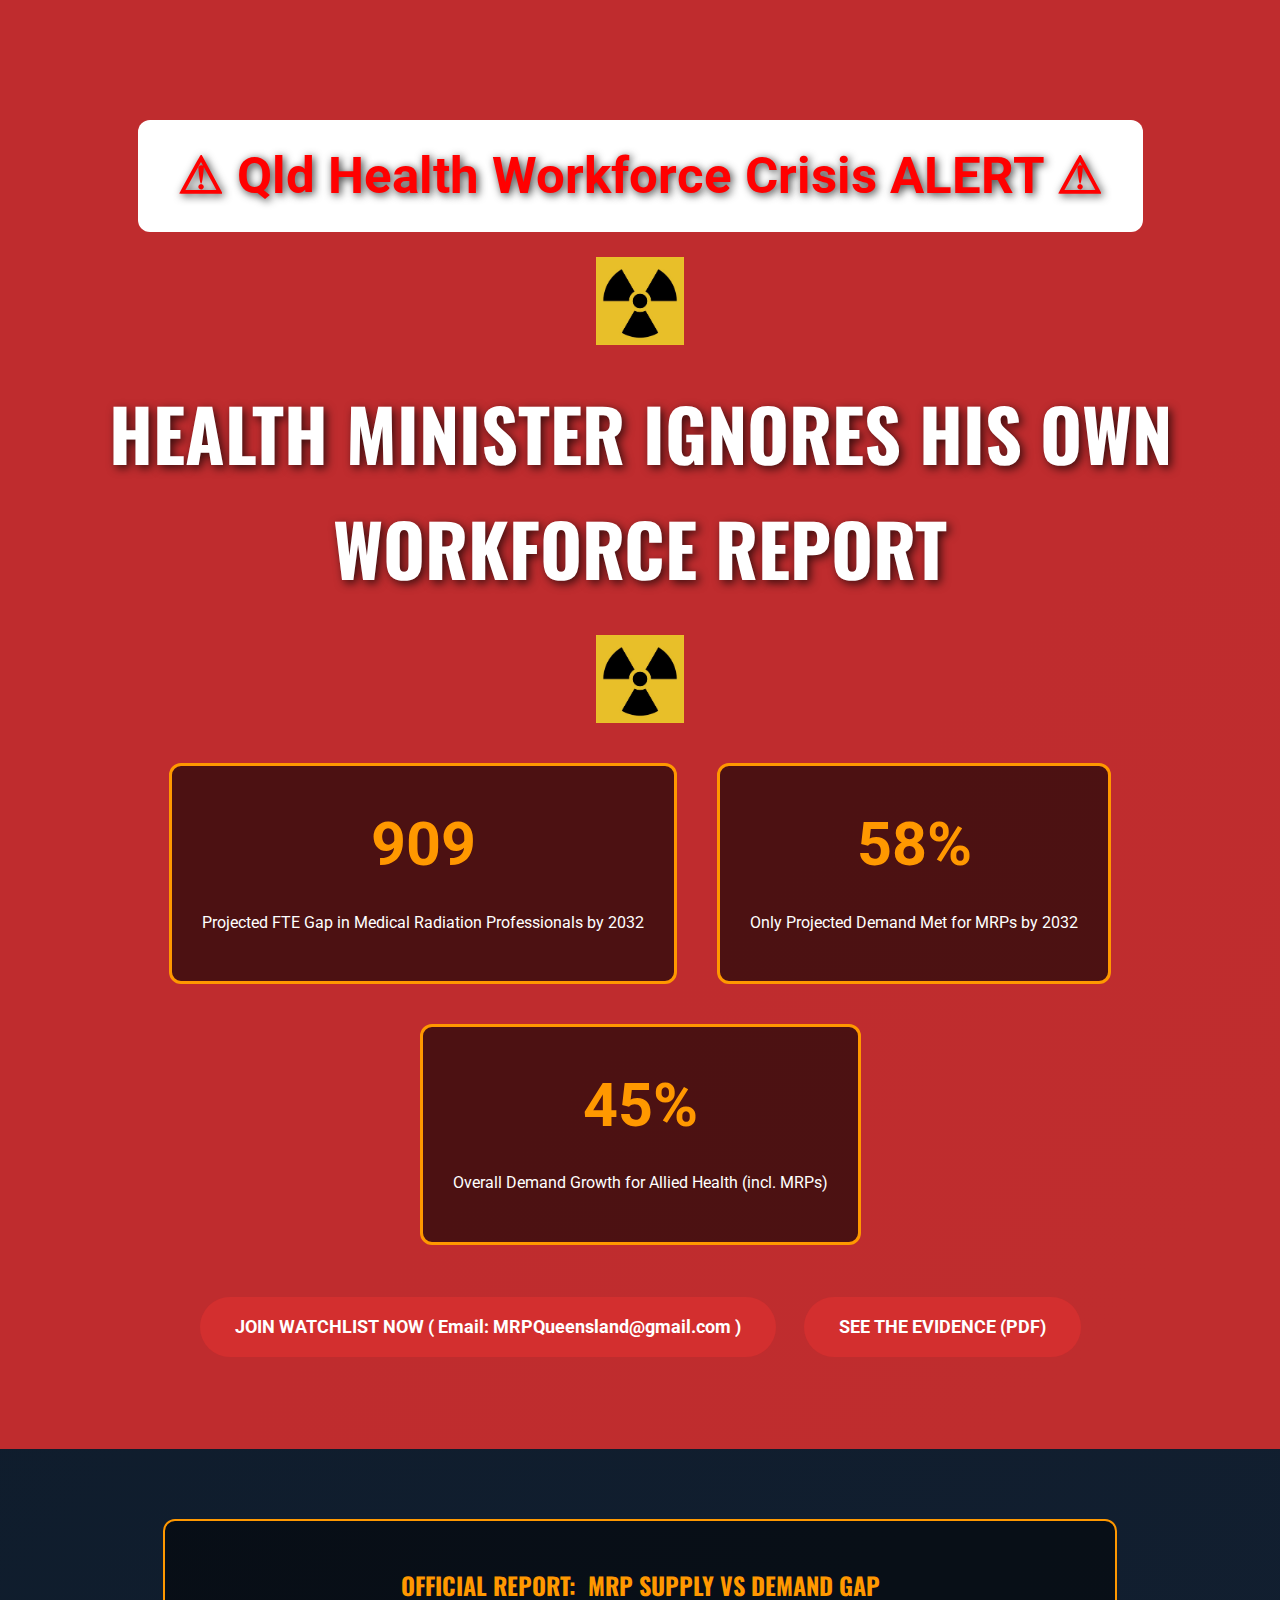
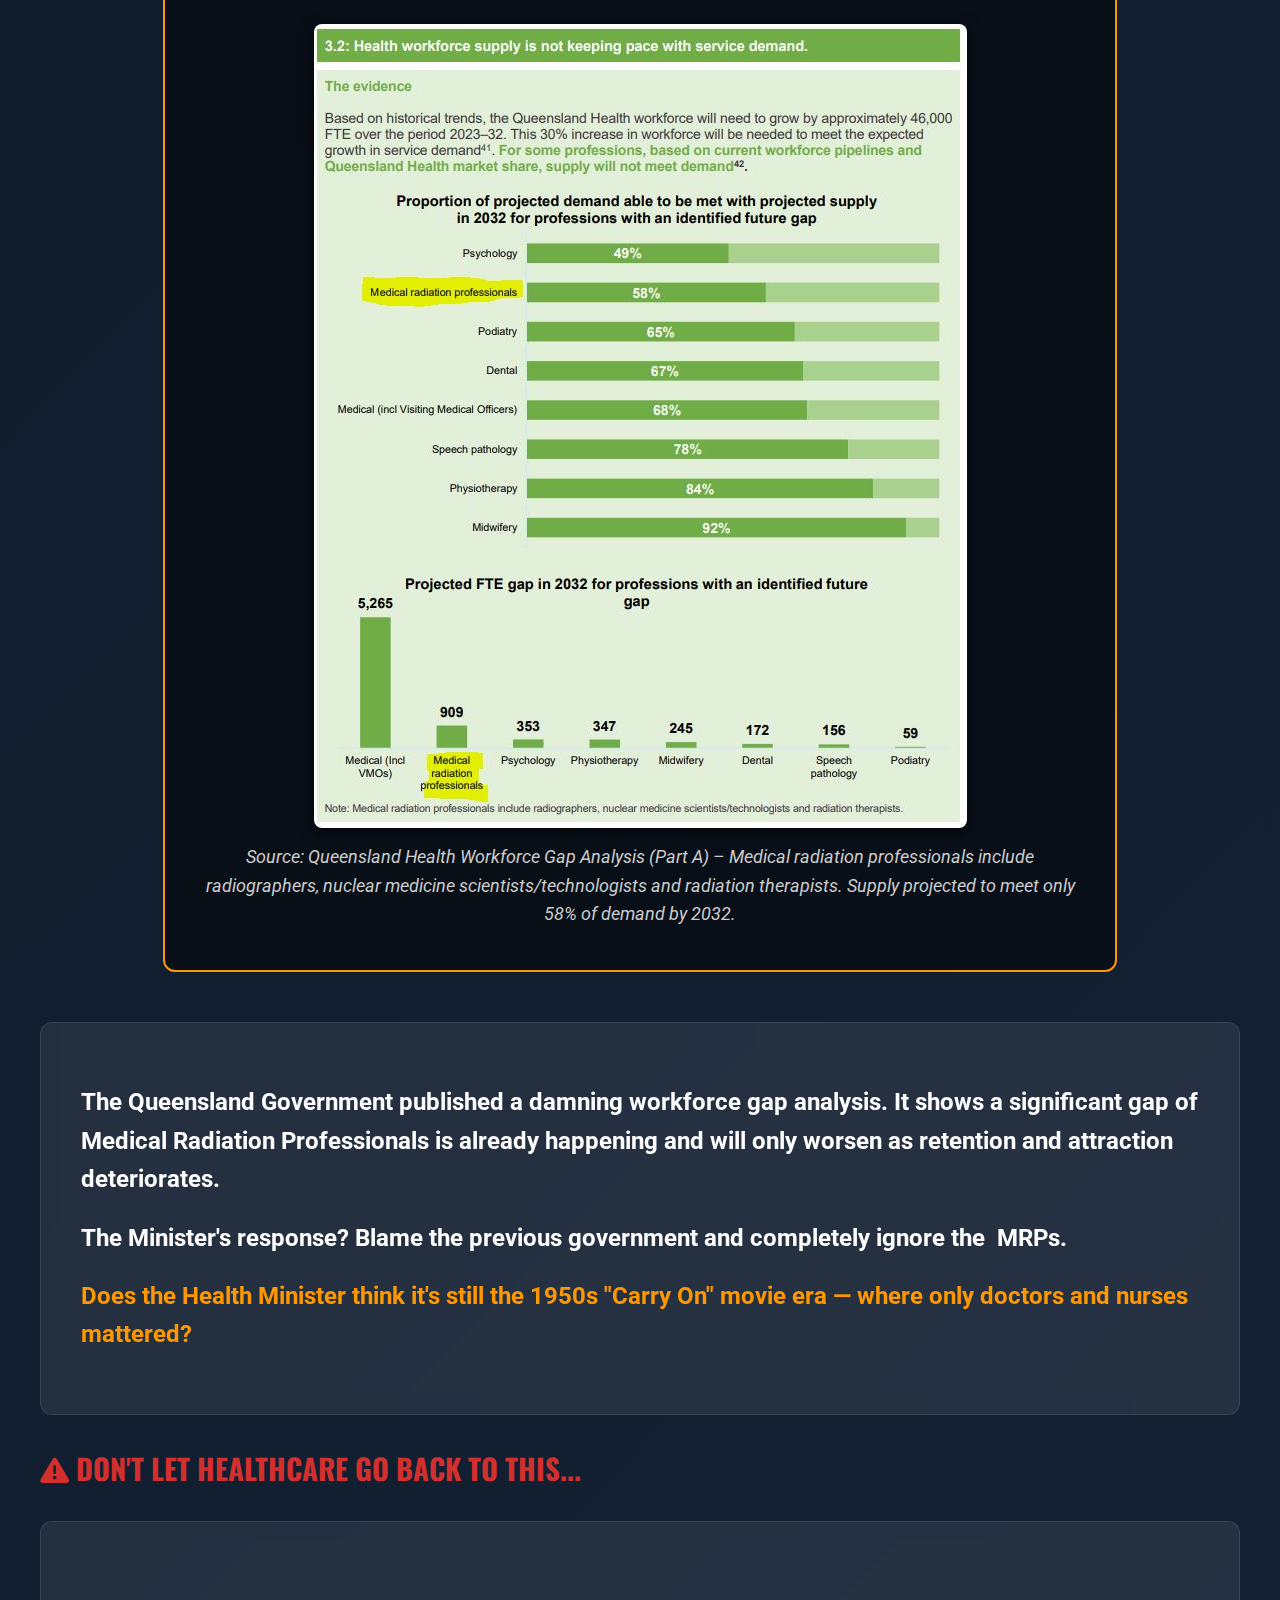
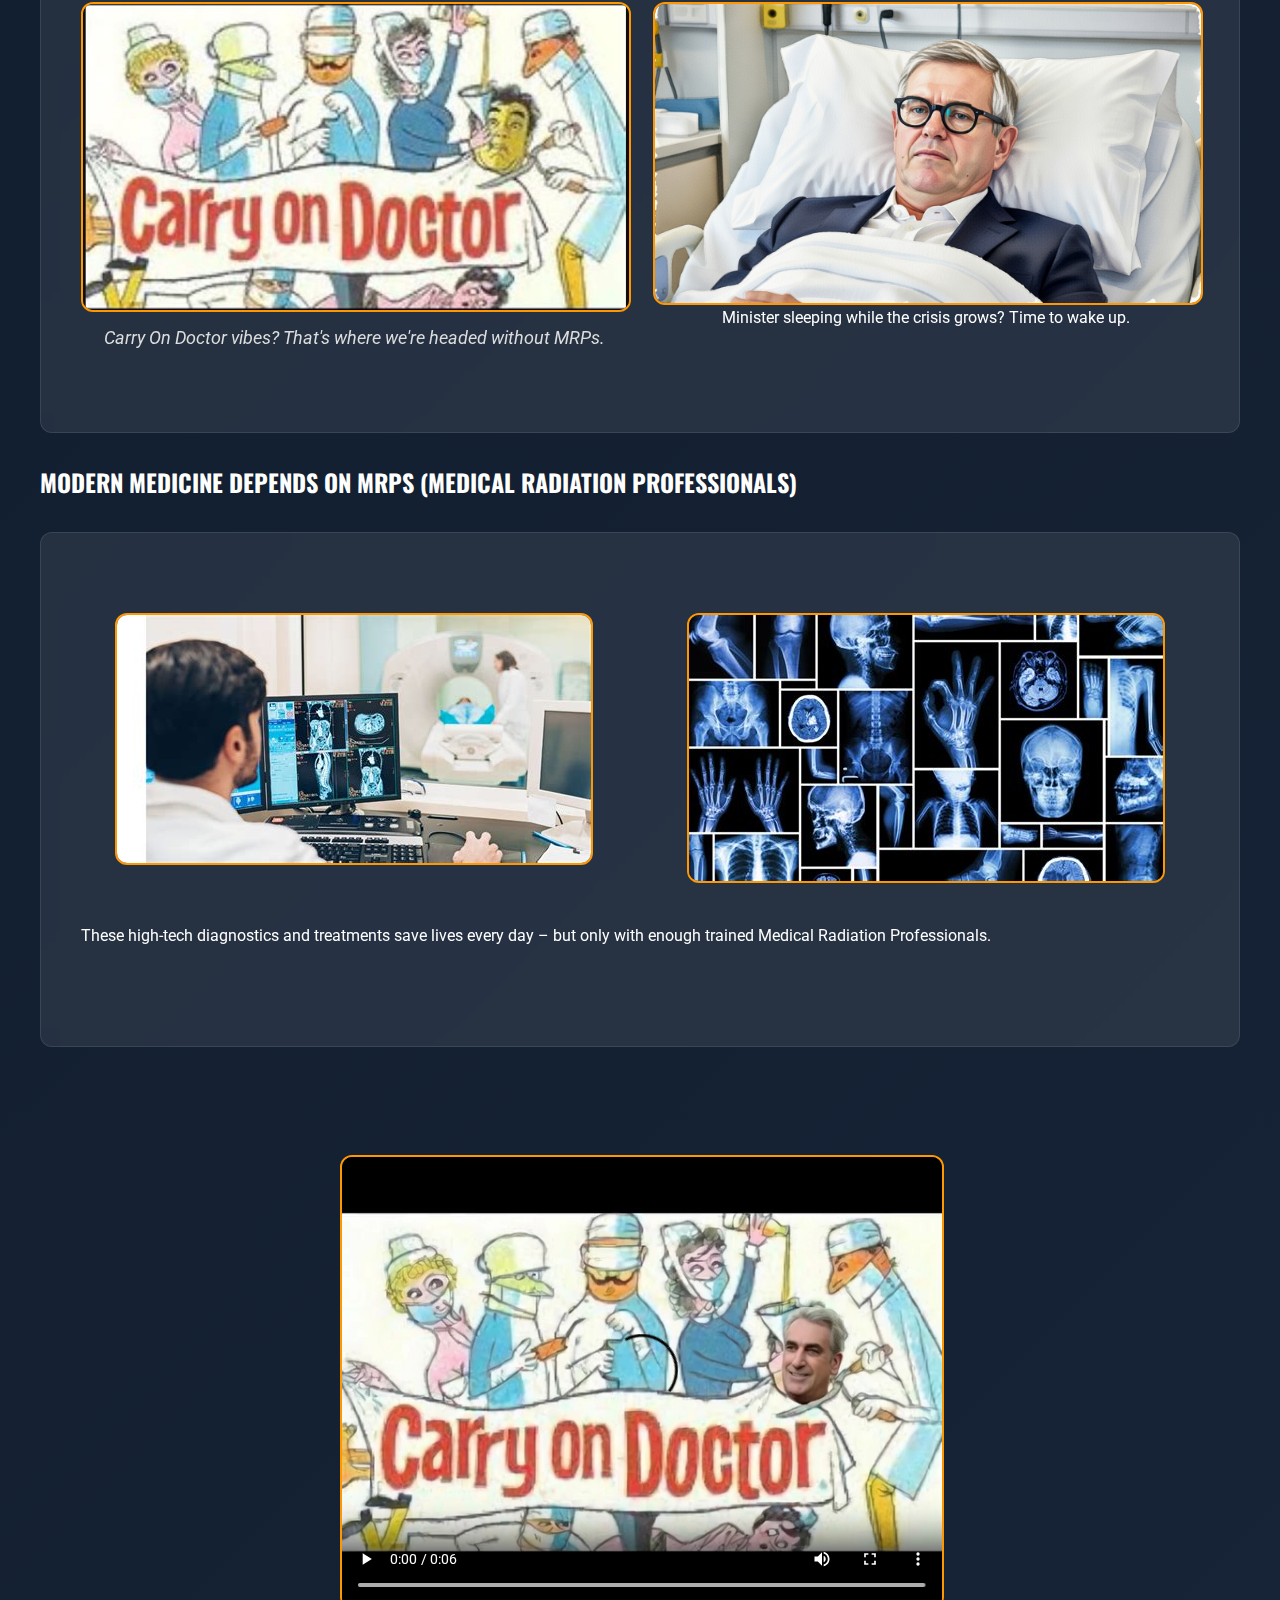
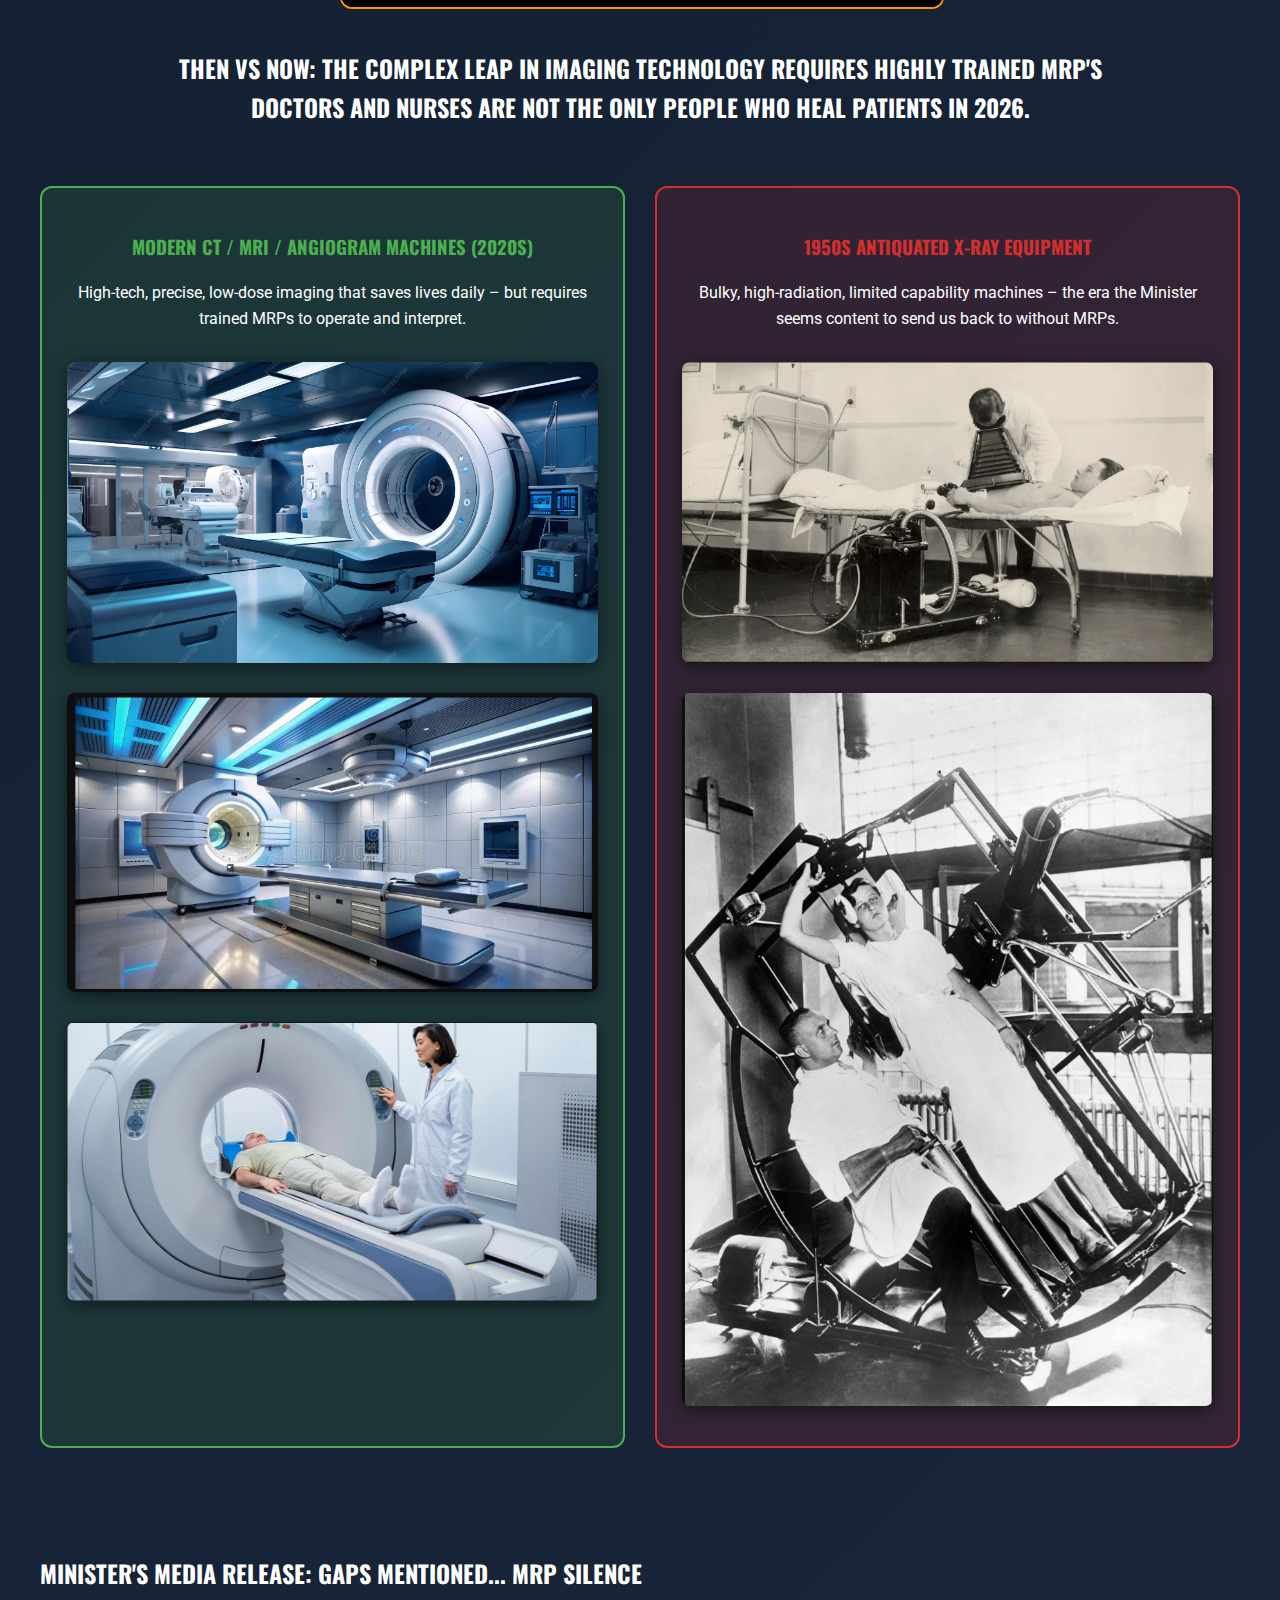
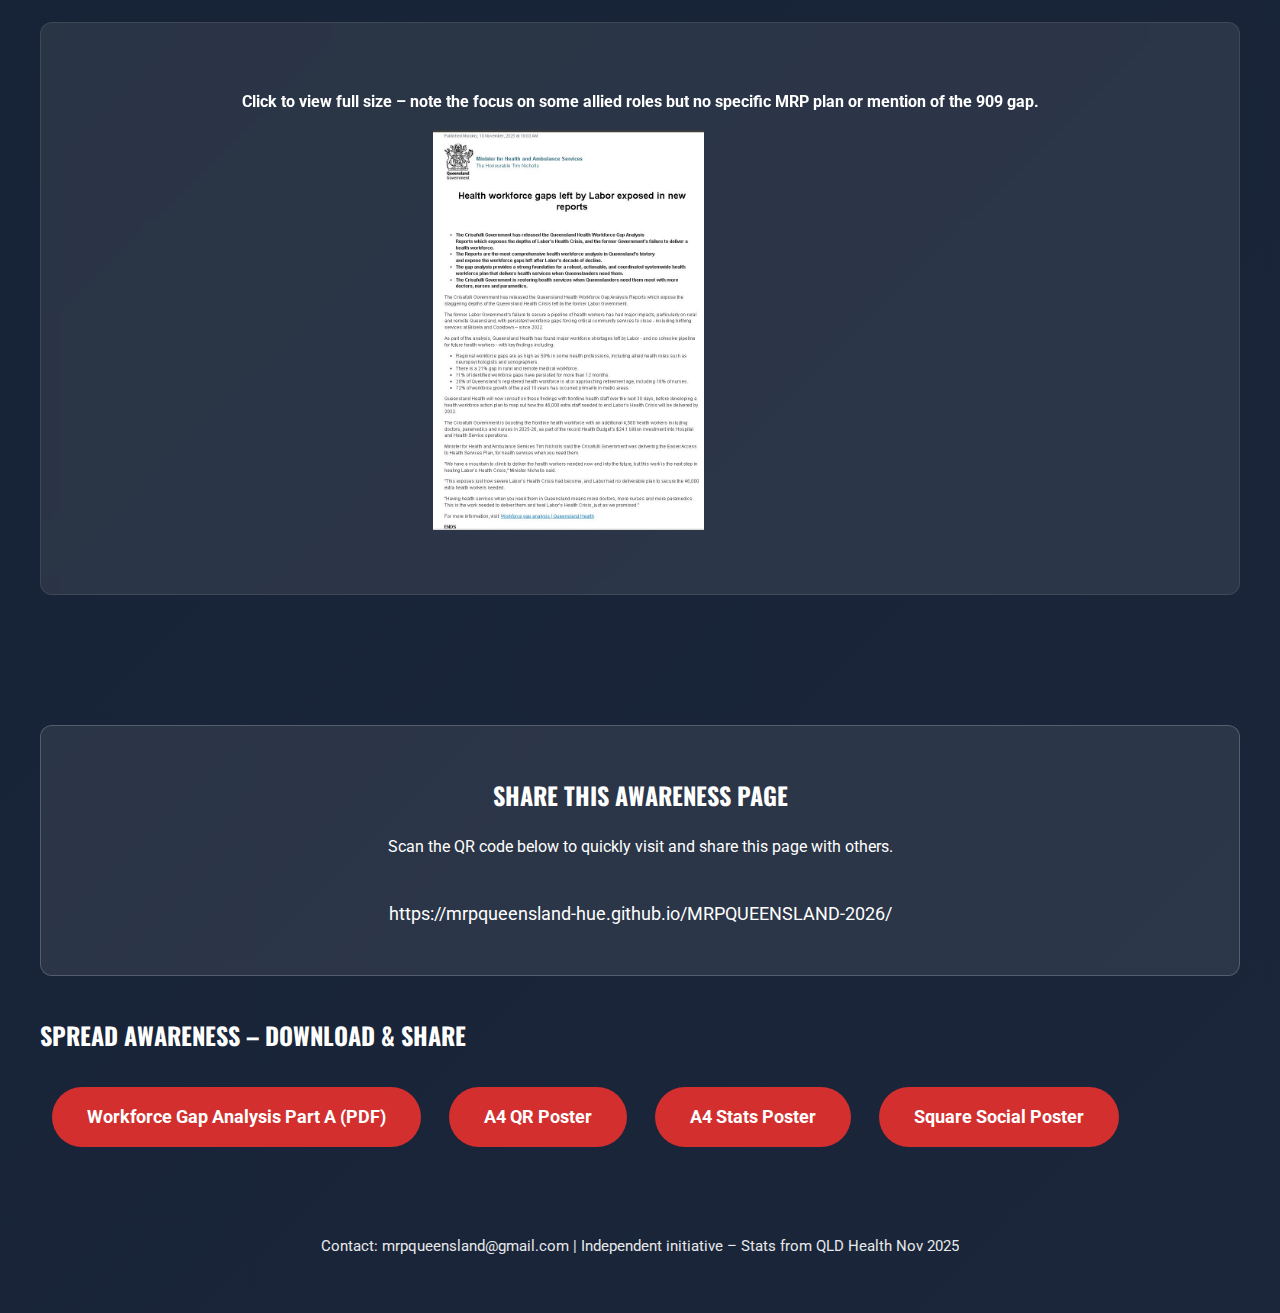
<file: index3.html>
<html lang="en">
  <head>
    <meta http-equiv="content-type" content="text/html; charset=UTF-8">
    <meta name="viewport" content="width=device-width, initial-scale=1.0">
    <title>MRP Queensland - Workforce Crisis 2026</title>
    <meta name="description" content="QLD Health Minister ignores massive MRP shortage from official report. Patients at risk. Act now.">
    <link rel="stylesheet" href="https://cdnjs.cloudflare.com/ajax/libs/font-awesome/6.5.0/css/all.min.css">
    <link href="https://fonts.googleapis.com/css2?family=Oswald:wght@700&amp;family=Roboto:wght@400;700&amp;display=swap"
      rel="stylesheet">
    <!-- Google tag (gtag.js) - Analytics tracking -->
    <script async="" src="https://www.googletagmanager.com/gtag/js?id=G-12R3Y1M7SZ"></script>
    <script>
      window.dataLayer = window.dataLayer || [];
      function gtag(){dataLayer.push(arguments);}
      gtag('js', new Date());
      gtag('config', 'G-12R3Y1M7SZ');
    </script>
    <style>
    /* Your existing styles here – unchanged */
    :root {
      --primary: #0d47a1;
      --urgent: #d32f2f;
      --accent: #ff9800;
      --dark: #111;
      --light: #f5f5f5;
      --modern: #4caf50;
      --old: #d32f2f;
    }
    body { margin: 0; font-family: 'Roboto', sans-serif; background: linear-gradient(135deg, #0d1b2a, #1b263b); color: white; line-height: 1.6; }
    h1, h2, h3 { font-family: 'Oswald', sans-serif; text-transform: uppercase; }
    .container { max-width: 1200px; margin: 0 auto; padding: 20px; }
    header { background: rgba(211, 47, 47, 0.9); text-align: center; padding: 100px 20px 60px; }
    header h1 { font-size: 4.5rem; margin: 0 0 30px; color: #fff; text-shadow: 3px 3px 10px rgba(0,0,0,0.7); animation: pulse 2.5s infinite; }
    @keyframes pulse { 0%, 100% { transform: scale(1); } 50% { transform: scale(1.03); } }
    .alert-big { font-size: 3.2rem; color: white; background-color: #d32f2f; display: inline-block; padding: 15px 40px; border-radius: 12px; margin-bottom: 25px; font-weight: bold; text-shadow: 2px 2px 8px rgba(0,0,0,0.8); }
    .stats { display: flex; justify-content: center; gap: 40px; flex-wrap: wrap; margin: 40px 0; }
    .stat-card { background: rgba(0,0,0,0.6); padding: 30px; border-radius: 12px; min-width: 260px; text-align: center; border: 3px solid var(--accent); animation: fadeIn 1.8s; }
    @keyframes fadeIn { from { opacity: 0; transform: translateY(40px); } to { opacity: 1; transform: translateY(0); } }
    .stat-number { font-size: 3.8rem; color: var(--accent); font-weight: bold; }
    .chart-container { text-align: center; margin: 50px auto; max-width: 900px; background: rgba(0,0,0,0.5); padding: 25px; border-radius: 12px; border: 2px solid var(--accent); }
    .chart-container img { max-width: 100%; height: auto; border-radius: 8px; box-shadow: 0 4px 15px rgba(0,0,0,0.6); }
    .chart-caption { font-style: italic; color: #ccc; margin-top: 15px; font-size: 1.1rem; }
    section { padding: 80px 0; }
    .card { background: rgba(255,255,255,0.08); padding: 40px; border-radius: 12px; margin: 30px 0; backdrop-filter: blur(8px); border: 1px solid rgba(255,255,255,0.1); }
    .alert { color: var(--urgent); font-size: 1.8rem; margin-bottom: 25px; font-weight: bold; }
    .bold-text { font-size: 1.5rem; font-weight: bold; margin: 20px 0; }
    .btn { display: inline-block; background: var(--urgent); color: white; padding: 16px 35px; border-radius: 50px; text-decoration: none; font-weight: bold; margin: 12px; transition: all 0.3s; font-size: 1.1rem; }
    .btn:hover { background: var(--accent); transform: scale(1.06); }
    .media-grid { display: grid; grid-template-columns: repeat(auto-fit, minmax(300px, 1fr)); gap: 25px; margin: 40px 0; }
    .contrast-grid { display: grid; grid-template-columns: 1fr 1fr; gap: 30px; margin: 60px 0; }
    @media (max-width: 900px) { .contrast-grid { grid-template-columns: 1fr; } }
    .contrast-side { padding: 25px; border-radius: 12px; text-align: center; }
    .modern-side { background: rgba(76,175,80,0.15); border: 2px solid var(--modern); }
    .old-side { background: rgba(211,47,47,0.15); border: 2px solid var(--old); }
    .contrast-side img { max-width: 100%; border-radius: 8px; box-shadow: 0 4px 15px rgba(0,0,0,0.5); margin: 15px 0; }
    .media-item { text-align: center; }
    .media-item img { max-width: 100%; border-radius: 12px; border: 2px solid var(--accent); transition: transform 0.3s; cursor: pointer; }
    .media-item img:hover { transform: scale(1.05); }
    .media-caption { font-style: italic; margin-top: 12px; color: #ddd; font-size: 1.1rem; }
    .video-container { max-width: 600px; margin: 40px auto; }
    .video-container video { width: 100%; border-radius: 12px; border: 2px solid var(--accent); }
    .qr-section { text-align: center; margin: 60px 0 40px; padding: 30px; background: rgba(255,255,255,0.08); border-radius: 12px; border: 1px solid rgba(255,255,255,0.2); }
    .qr-section img { max-width: 220px; margin: 20px auto; display: block; border-radius: 12px; box-shadow: 0 6px 20px rgba(0,0,0,0.6); }
    footer { text-align: center; padding: 40px 20px; font-size: 0.95rem; opacity: 0.9; }
  </style>
  </head>
  <body>
    <header>
      <div class="container">
        <div class="alert-big" style="background-color: white;"><span style="color: red;">⚠
            Qld Health Workforce Crisis ALERT ⚠</span></div>
        <h1><img src="index.files/OIP-2413416958.GC_4zkC65uqqqiKBKyKkVQHaHa" alt="Satirical image of suited man in hospital bed"
            style="width: 88px; height: 88px;"></h1>
        <h1>HEALTH MINISTER IGNORES HIS OWN WORKFORCE REPORT</h1>
        <h1><img src="index.files/OIP-2413416958.GC_4zkC65uqqqiKBKyKkVQHaHa" alt="Satirical image of suited man in hospital bed"
            style="width: 88px; height: 88px;"></h1>
        <div class="stats">
          <div class="stat-card">
            <div class="stat-number">909</div>
            <p>Projected FTE Gap in Medical Radiation Professionals by 2032</p>
          </div>
          <div class="stat-card">
            <div class="stat-number">58%</div>
            <p>Only Projected Demand Met for MRPs by 2032</p>
          </div>
          <div class="stat-card">
            <div class="stat-number">45%</div>
            <p>Overall Demand Growth for Allied Health (incl. MRPs)</p>
          </div>
        </div>
        <a href="mailto:MRPQUEENSLAND-2026/mrpqueensland@gmail.com?subject=Join%20MRP%20Watchlist"
          class="btn" title="Email List of News">JOIN WATCHLIST NOW ( Email:
          MRPQueensland@gmail.com )</a> <a href="index.files/workforce-gap-analysis-part-a.pdf"
          class="btn" download="">SEE THE EVIDENCE (PDF)</a> </div>
    </header>
    <section class="container">
      <div class="chart-container">
        <h2 style="color: var(--accent); margin-bottom: 20px;">Official
          Report:&nbsp; MRP Supply vs Demand Gap</h2>
        <img src="index.files/chart.jpg" alt="Queensland Health Workforce Gap Analysis - Proportion of projected demand met for Medical Radiation Professionals (58%) and projected FTE gap (909) in 2032"
          loading="lazy">
        <p class="chart-caption"> Source: Queensland Health Workforce Gap
          Analysis (Part A) – Medical radiation professionals include
          radiographers, nuclear medicine scientists/technologists and radiation
          therapists. Supply projected to meet only 58% of demand by 2032. </p>
      </div>
      <div class="card">
        <p class="bold-text">The Queensland Government published a damning
          workforce gap analysis. It shows a significant gap of Medical
          Radiation Professionals is already happening and will only worsen as
          retention and attraction deteriorates.</p>
        <p class="bold-text">The Minister's response? Blame the previous
          government and completely ignore the&nbsp; MRPs.</p>
        <p class="bold-text" style="color: var(--accent);">Does the Health
          Minister think it's still the 1950s "Carry On" movie era — where only
          doctors and nurses mattered?</p>
      </div>
      <h2 class="alert"><i class="fas fa-exclamation-triangle"></i> Don't Let
        Healthcare Go Back to This...</h2>
      <div class="card">
        <div class="media-grid">
          <div class="media-item"> <img src="index.files/carryon.JPG" alt="Carry On Doctor cartoon - chaotic outdated medicine"
              onerror="this.src='index.files/CARRY-ON.mCf0OCwDTWTYHbowJV8gvQHaFj';">
            <div class="media-caption">Carry On Doctor vibes? That's where we're
              headed without MRPs.</div>
          </div>
          <div class="media-item"> <img src="index.files/image.jpg" alt="Medical imaging technician at work">Minister
            sleeping while the crisis grows? Time to wake up. </div>
        </div>
      </div>
      <h2>Modern Medicine Depends on MRPs (Medical Radiation Professionals)</h2>
      <div class="card">
        <div class="media-grid">
          <div class="media-item"><img src="index.files/index138.png" alt="Advanced scan room example"></div>
          <div class="media-item"><img src="index.files/index232.png" alt="X-ray and scan visuals"></div>
        </div>
        <p>These high-tech diagnostics and treatments save lives every day – but
          only with enough trained Medical Radiation Professionals.</p>
        <p><br>
        </p>
      </div>
      <h2><br>
      </h2>
      <div class="video-container"> <video controls="controls"> <source src="index.files/grok-video-a588c942-dbf6-442b-9673-3a23c5b5a365.mp4"
            type="video/mp4"> Your browser does not support video. </video> </div>
      <h2 id="evidence" style="text-align: center;">Then vs Now: The complex
        Leap in Imaging Technology requires highly trained MRP's<br>
        Doctors and nurses are not the only people who heal patients in 2026.</h2>
      <div class="contrast-grid">
        <div class="contrast-side modern-side">
          <h3 style="color: var(--modern);">Modern CT / MRI / Angiogram Machines
            (2020s)</h3>
          <p>High-tech, precise, low-dose imaging that saves lives daily – but
            requires trained MRPs to operate and interpret.</p>
          <img src="index.files/cutting-edge.JPG" alt="Modern radiology department with cutting-edge imaging machines">
          <img src="index.files/Linnac.JPG" alt="Advanced linear accelerator for precision radiation therapy">
          <img src="index.files/web10.JPG" alt="Modern MRI scanner in high-tech hospital room">
        </div>
        <div class="contrast-side old-side">
          <h3 style="color: var(--old);">1950s Antiquated X-ray Equipment</h3>
          <p>Bulky, high-radiation, limited capability machines – the era the
            Minister seems content to send us back to without MRPs.</p>
          <img src="index.files/1930.JPG" alt="1950s vintage X-ray machine in use on patient">
          <img src="index.files/vintage-xrays-03.jpg" alt="Vintage X-ray equipment setup from the early-mid 20th century">
        </div>
      </div>
      <br>
      <h2>Minister's Media Release: Gaps Mentioned... MRP Silence</h2>
      <div class="card"> <br>
        <div style="text-align: center;"><b>Click to view full size – note the
            focus on some allied roles but no specific MRP plan or mention of
            the 909 gap.</b></div>
        <dl>
          <dt>&nbsp;&nbsp;&nbsp;&nbsp;&nbsp;&nbsp;&nbsp;&nbsp;&nbsp;&nbsp;&nbsp;&nbsp;&nbsp;&nbsp;&nbsp;&nbsp;&nbsp;&nbsp;&nbsp;&nbsp;&nbsp;&nbsp;&nbsp;&nbsp;&nbsp;&nbsp;&nbsp;&nbsp;&nbsp;&nbsp;&nbsp;&nbsp;&nbsp;&nbsp;&nbsp;&nbsp;&nbsp;&nbsp;&nbsp;&nbsp;&nbsp;&nbsp;&nbsp;&nbsp;&nbsp;&nbsp;&nbsp;&nbsp;&nbsp;&nbsp;&nbsp;&nbsp;&nbsp;&nbsp;&nbsp;&nbsp;&nbsp;&nbsp;&nbsp;&nbsp;&nbsp;&nbsp;&nbsp;&nbsp;&nbsp;&nbsp;&nbsp;&nbsp;&nbsp;&nbsp;&nbsp;&nbsp;&nbsp;&nbsp;&nbsp;&nbsp;&nbsp;&nbsp;&nbsp;&nbsp;&nbsp;&nbsp;&nbsp;&nbsp;&nbsp;&nbsp;&nbsp;
            <a href="index.files/MEDIA-RELEASE.JPG" target="_blank"> <img src="index.files/MEDIA-RELEASE.JPG"
                alt="Minister Tim Nicholls Health Workforce Media Release" style="max-height:400px; cursor:zoom-in;">
            </a> </dt>
        </dl>
      </div>
    </section>
    <!-- QR Code Section – near bottom -->
    <section class="container">
      <div class="qr-section">
        <h2 style="margin-bottom: 20px;">Share This Awareness Page</h2>
        <p>Scan the QR code below to quickly visit and share this page with
          others.</p>
        <img src="index.files/qr-page.jpg" alt="QR code linking to MRP Queensland Workforce Crisis page"
          loading="lazy">
        <p style="margin-top: 15px; font-size: 1.1rem;">https://mrpqueensland-hue.github.io/MRPQUEENSLAND-2026/</p>
      </div>
      <h2>Spread Awareness – Download &amp; Share</h2>
      <a href="index.files/workforce-gap-analysis-part-a.pdf" class="btn" download="">Workforce
        Gap Analysis Part A (PDF)</a> <a href="index.files/qr-page.pdf" class="btn"
        download="">A4 QR Poster</a> <a href="index.files/A4_Poster_Stats.pdf"
        class="btn" download="">A4 Stats Poster</a> <a href="index.files/Square_Social.pdf"
        class="btn" download="">Square Social Poster</a> </section>
    <footer>
      <p>Contact: mrpqueensland@gmail.com | Independent initiative – Stats from
        QLD Health Nov 2025</p>
    </footer>
  </body>
</html>
</file>
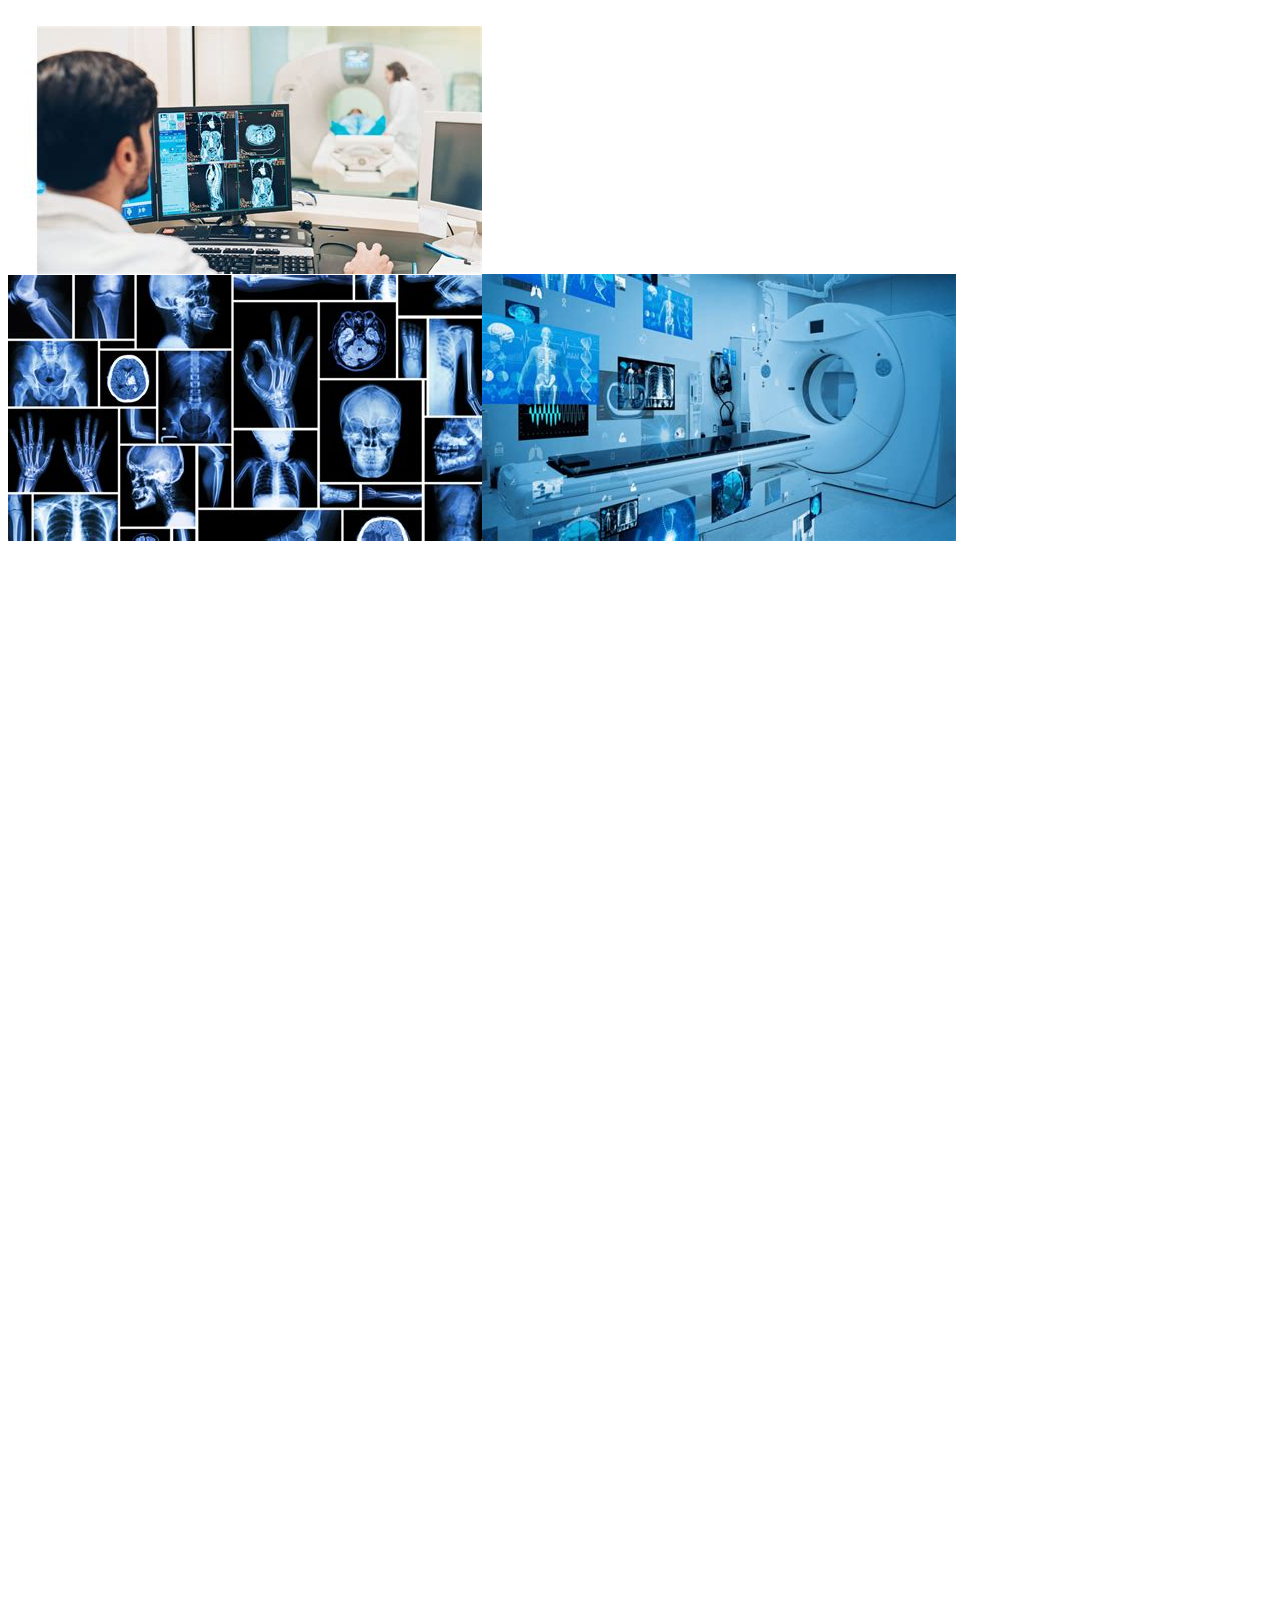
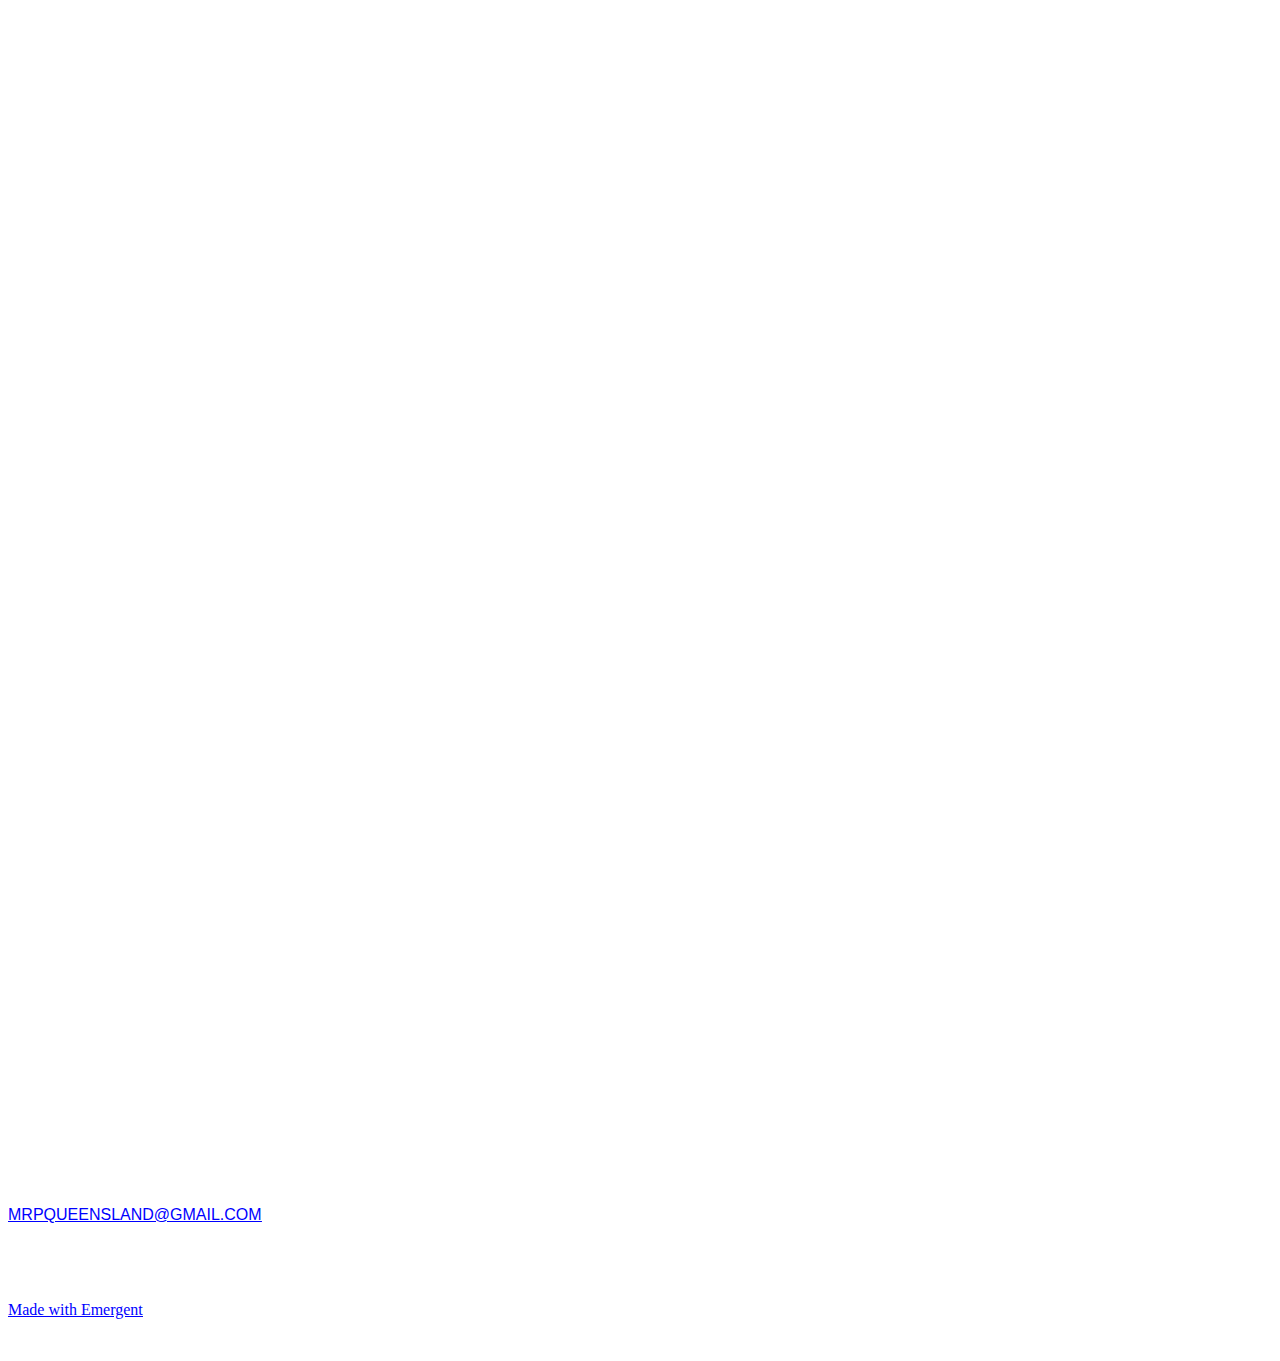
<file: delete/index-del.html>
<html xmlns:o="urn:schemas-microsoft-com:office:office" xmlns:w="urn:schemas-microsoft-com:office:word" xmlns:dt="uuid:C2F41010-65B3-11d1-A29F-00AA00C14882" xmlns="http://www.w3.org/TR/REC-html40"><head><meta http-equiv=Content-Type  content="text/html; charset=utf-8" ><meta name=ProgId  content=Word.Document ><meta name=Generator  content="Microsoft Word 14" ><meta name=Originator  content="Microsoft Word 14" ><link rel=File-List  href="index.files/filelist.xml" ><title></title><!--[if gte mso 9]><xml><o:DocumentProperties><o:Author>m1tri</o:Author><o:LastAuthor>mtrikilis</o:LastAuthor><o:Revision>1</o:Revision><o:Pages>3</o:Pages><o:Lines>1</o:Lines><o:Paragraphs>1</o:Paragraphs></o:DocumentProperties><o:CustomDocumentProperties><o:KSOProductBuildVer dt:dt="string" >1033-12.2.0.23196</o:KSOProductBuildVer><o:ICV dt:dt="string" >ADE21422463549ADA30077AA124419A5_13</o:ICV></o:CustomDocumentProperties></xml><![endif]--><!--[if gte mso 9]><xml><o:OfficeDocumentSettings></o:OfficeDocumentSettings></xml><![endif]--><!--[if gte mso 9]><xml><w:WordDocument><w:BrowserLevel>MicrosoftInternetExplorer4</w:BrowserLevel><w:DisplayHorizontalDrawingGridEvery>0</w:DisplayHorizontalDrawingGridEvery><w:DisplayVerticalDrawingGridEvery>2</w:DisplayVerticalDrawingGridEvery><w:DocumentKind>DocumentNotSpecified</w:DocumentKind><w:DrawingGridVerticalSpacing>7.8 磅</w:DrawingGridVerticalSpacing><w:View>Web</w:View><w:Compatibility></w:Compatibility><w:Zoom>0</w:Zoom></w:WordDocument></xml><![endif]--><!--[if gte mso 9]><xml><w:LatentStyles DefLockedState="false"  DefUnhideWhenUsed="true"  DefSemiHidden="true"  DefQFormat="false"  DefPriority="99"  LatentStyleCount="260" >
<w:LsdException Locked="false"  Priority="0"  SemiHidden="false"  UnhideWhenUsed="false"  QFormat="true"  Name="Normal" ></w:LsdException>
<w:LsdException Locked="false"  Priority="0"  SemiHidden="false"  UnhideWhenUsed="false"  QFormat="true"  Name="heading 1" ></w:LsdException>
<w:LsdException Locked="false"  Priority="0"  SemiHidden="false"  UnhideWhenUsed="false"  QFormat="true"  Name="heading 2" ></w:LsdException>
<w:LsdException Locked="false"  Priority="0"  SemiHidden="false"  UnhideWhenUsed="false"  QFormat="true"  Name="heading 3" ></w:LsdException>
<w:LsdException Locked="false"  Priority="0"  SemiHidden="false"  UnhideWhenUsed="false"  QFormat="true"  Name="heading 4" ></w:LsdException>
<w:LsdException Locked="false"  Priority="0"  SemiHidden="false"  UnhideWhenUsed="false"  QFormat="true"  Name="heading 5" ></w:LsdException>
<w:LsdException Locked="false"  Priority="0"  SemiHidden="false"  UnhideWhenUsed="false"  QFormat="true"  Name="heading 6" ></w:LsdException>
<w:LsdException Locked="false"  Priority="0"  SemiHidden="false"  UnhideWhenUsed="false"  QFormat="true"  Name="heading 7" ></w:LsdException>
<w:LsdException Locked="false"  Priority="0"  SemiHidden="false"  UnhideWhenUsed="false"  QFormat="true"  Name="heading 8" ></w:LsdException>
<w:LsdException Locked="false"  Priority="0"  SemiHidden="false"  UnhideWhenUsed="false"  QFormat="true"  Name="heading 9" ></w:LsdException>
<w:LsdException Locked="false"  Priority="0"  SemiHidden="false"  UnhideWhenUsed="false"  Name="index 1" ></w:LsdException>
<w:LsdException Locked="false"  Priority="0"  SemiHidden="false"  UnhideWhenUsed="false"  Name="index 2" ></w:LsdException>
<w:LsdException Locked="false"  Priority="0"  SemiHidden="false"  UnhideWhenUsed="false"  Name="index 3" ></w:LsdException>
<w:LsdException Locked="false"  Priority="0"  SemiHidden="false"  UnhideWhenUsed="false"  Name="index 4" ></w:LsdException>
<w:LsdException Locked="false"  Priority="0"  SemiHidden="false"  UnhideWhenUsed="false"  Name="index 5" ></w:LsdException>
<w:LsdException Locked="false"  Priority="0"  SemiHidden="false"  UnhideWhenUsed="false"  Name="index 6" ></w:LsdException>
<w:LsdException Locked="false"  Priority="0"  SemiHidden="false"  UnhideWhenUsed="false"  Name="index 7" ></w:LsdException>
<w:LsdException Locked="false"  Priority="0"  SemiHidden="false"  UnhideWhenUsed="false"  Name="index 8" ></w:LsdException>
<w:LsdException Locked="false"  Priority="0"  SemiHidden="false"  UnhideWhenUsed="false"  Name="index 9" ></w:LsdException>
<w:LsdException Locked="false"  Priority="0"  SemiHidden="false"  UnhideWhenUsed="false"  Name="toc 1" ></w:LsdException>
<w:LsdException Locked="false"  Priority="0"  SemiHidden="false"  UnhideWhenUsed="false"  Name="toc 2" ></w:LsdException>
<w:LsdException Locked="false"  Priority="0"  SemiHidden="false"  UnhideWhenUsed="false"  Name="toc 3" ></w:LsdException>
<w:LsdException Locked="false"  Priority="0"  SemiHidden="false"  UnhideWhenUsed="false"  Name="toc 4" ></w:LsdException>
<w:LsdException Locked="false"  Priority="0"  SemiHidden="false"  UnhideWhenUsed="false"  Name="toc 5" ></w:LsdException>
<w:LsdException Locked="false"  Priority="0"  SemiHidden="false"  UnhideWhenUsed="false"  Name="toc 6" ></w:LsdException>
<w:LsdException Locked="false"  Priority="0"  SemiHidden="false"  UnhideWhenUsed="false"  Name="toc 7" ></w:LsdException>
<w:LsdException Locked="false"  Priority="0"  SemiHidden="false"  UnhideWhenUsed="false"  Name="toc 8" ></w:LsdException>
<w:LsdException Locked="false"  Priority="0"  SemiHidden="false"  UnhideWhenUsed="false"  Name="toc 9" ></w:LsdException>
<w:LsdException Locked="false"  Priority="0"  SemiHidden="false"  UnhideWhenUsed="false"  Name="Normal Indent" ></w:LsdException>
<w:LsdException Locked="false"  Priority="0"  SemiHidden="false"  UnhideWhenUsed="false"  Name="footnote text" ></w:LsdException>
<w:LsdException Locked="false"  Priority="0"  SemiHidden="false"  UnhideWhenUsed="false"  Name="annotation text" ></w:LsdException>
<w:LsdException Locked="false"  Priority="0"  SemiHidden="false"  UnhideWhenUsed="false"  Name="header" ></w:LsdException>
<w:LsdException Locked="false"  Priority="0"  SemiHidden="false"  UnhideWhenUsed="false"  Name="footer" ></w:LsdException>
<w:LsdException Locked="false"  Priority="0"  SemiHidden="false"  UnhideWhenUsed="false"  Name="index heading" ></w:LsdException>
<w:LsdException Locked="false"  Priority="0"  SemiHidden="false"  UnhideWhenUsed="false"  QFormat="true"  Name="caption" ></w:LsdException>
<w:LsdException Locked="false"  Priority="0"  SemiHidden="false"  UnhideWhenUsed="false"  Name="table of figures" ></w:LsdException>
<w:LsdException Locked="false"  Priority="0"  SemiHidden="false"  UnhideWhenUsed="false"  Name="envelope address" ></w:LsdException>
<w:LsdException Locked="false"  Priority="0"  SemiHidden="false"  UnhideWhenUsed="false"  Name="envelope return" ></w:LsdException>
<w:LsdException Locked="false"  Priority="0"  SemiHidden="false"  UnhideWhenUsed="false"  Name="footnote reference" ></w:LsdException>
<w:LsdException Locked="false"  Priority="0"  SemiHidden="false"  UnhideWhenUsed="false"  Name="annotation reference" ></w:LsdException>
<w:LsdException Locked="false"  Priority="0"  SemiHidden="false"  UnhideWhenUsed="false"  Name="line number" ></w:LsdException>
<w:LsdException Locked="false"  Priority="0"  SemiHidden="false"  UnhideWhenUsed="false"  Name="page number" ></w:LsdException>
<w:LsdException Locked="false"  Priority="0"  SemiHidden="false"  UnhideWhenUsed="false"  Name="endnote reference" ></w:LsdException>
<w:LsdException Locked="false"  Priority="0"  SemiHidden="false"  UnhideWhenUsed="false"  Name="endnote text" ></w:LsdException>
<w:LsdException Locked="false"  Priority="0"  SemiHidden="false"  UnhideWhenUsed="false"  Name="table of authorities" ></w:LsdException>
<w:LsdException Locked="false"  Priority="0"  SemiHidden="false"  UnhideWhenUsed="false"  Name="macro" ></w:LsdException>
<w:LsdException Locked="false"  Priority="0"  SemiHidden="false"  UnhideWhenUsed="false"  Name="toa heading" ></w:LsdException>
<w:LsdException Locked="false"  Priority="0"  SemiHidden="false"  UnhideWhenUsed="false"  Name="List" ></w:LsdException>
<w:LsdException Locked="false"  Priority="0"  SemiHidden="false"  UnhideWhenUsed="false"  Name="List Bullet" ></w:LsdException>
<w:LsdException Locked="false"  Priority="0"  SemiHidden="false"  UnhideWhenUsed="false"  Name="List Number" ></w:LsdException>
<w:LsdException Locked="false"  Priority="0"  SemiHidden="false"  UnhideWhenUsed="false"  Name="List 2" ></w:LsdException>
<w:LsdException Locked="false"  Priority="0"  SemiHidden="false"  UnhideWhenUsed="false"  Name="List 3" ></w:LsdException>
<w:LsdException Locked="false"  Priority="0"  SemiHidden="false"  UnhideWhenUsed="false"  Name="List 4" ></w:LsdException>
<w:LsdException Locked="false"  Priority="0"  SemiHidden="false"  UnhideWhenUsed="false"  Name="List 5" ></w:LsdException>
<w:LsdException Locked="false"  Priority="0"  SemiHidden="false"  UnhideWhenUsed="false"  Name="List Bullet 2" ></w:LsdException>
<w:LsdException Locked="false"  Priority="0"  SemiHidden="false"  UnhideWhenUsed="false"  Name="List Bullet 3" ></w:LsdException>
<w:LsdException Locked="false"  Priority="0"  SemiHidden="false"  UnhideWhenUsed="false"  Name="List Bullet 4" ></w:LsdException>
<w:LsdException Locked="false"  Priority="0"  SemiHidden="false"  UnhideWhenUsed="false"  Name="List Bullet 5" ></w:LsdException>
<w:LsdException Locked="false"  Priority="0"  SemiHidden="false"  UnhideWhenUsed="false"  Name="List Number 2" ></w:LsdException>
<w:LsdException Locked="false"  Priority="0"  SemiHidden="false"  UnhideWhenUsed="false"  Name="List Number 3" ></w:LsdException>
<w:LsdException Locked="false"  Priority="0"  SemiHidden="false"  UnhideWhenUsed="false"  Name="List Number 4" ></w:LsdException>
<w:LsdException Locked="false"  Priority="0"  SemiHidden="false"  UnhideWhenUsed="false"  Name="List Number 5" ></w:LsdException>
<w:LsdException Locked="false"  Priority="0"  SemiHidden="false"  UnhideWhenUsed="false"  QFormat="true"  Name="Title" ></w:LsdException>
<w:LsdException Locked="false"  Priority="0"  SemiHidden="false"  UnhideWhenUsed="false"  Name="Closing" ></w:LsdException>
<w:LsdException Locked="false"  Priority="0"  SemiHidden="false"  UnhideWhenUsed="false"  Name="Signature" ></w:LsdException>
<w:LsdException Locked="false"  Priority="0"  SemiHidden="false"  UnhideWhenUsed="false"  QFormat="true"  Name="Default Paragraph Font" ></w:LsdException>
<w:LsdException Locked="false"  Priority="0"  SemiHidden="false"  UnhideWhenUsed="false"  Name="Body Text" ></w:LsdException>
<w:LsdException Locked="false"  Priority="0"  SemiHidden="false"  UnhideWhenUsed="false"  Name="Body Text Indent" ></w:LsdException>
<w:LsdException Locked="false"  Priority="0"  SemiHidden="false"  UnhideWhenUsed="false"  Name="List Continue" ></w:LsdException>
<w:LsdException Locked="false"  Priority="0"  SemiHidden="false"  UnhideWhenUsed="false"  Name="List Continue 2" ></w:LsdException>
<w:LsdException Locked="false"  Priority="0"  SemiHidden="false"  UnhideWhenUsed="false"  Name="List Continue 3" ></w:LsdException>
<w:LsdException Locked="false"  Priority="0"  SemiHidden="false"  UnhideWhenUsed="false"  Name="List Continue 4" ></w:LsdException>
<w:LsdException Locked="false"  Priority="0"  SemiHidden="false"  UnhideWhenUsed="false"  Name="List Continue 5" ></w:LsdException>
<w:LsdException Locked="false"  Priority="0"  SemiHidden="false"  UnhideWhenUsed="false"  Name="Message Header" ></w:LsdException>
<w:LsdException Locked="false"  Priority="0"  SemiHidden="false"  UnhideWhenUsed="false"  QFormat="true"  Name="Subtitle" ></w:LsdException>
<w:LsdException Locked="false"  Priority="0"  SemiHidden="false"  UnhideWhenUsed="false"  Name="Salutation" ></w:LsdException>
<w:LsdException Locked="false"  Priority="0"  SemiHidden="false"  UnhideWhenUsed="false"  Name="Date" ></w:LsdException>
<w:LsdException Locked="false"  Priority="0"  SemiHidden="false"  UnhideWhenUsed="false"  Name="Body Text First Indent" ></w:LsdException>
<w:LsdException Locked="false"  Priority="0"  SemiHidden="false"  UnhideWhenUsed="false"  Name="Body Text First Indent 2" ></w:LsdException>
<w:LsdException Locked="false"  Priority="0"  SemiHidden="false"  UnhideWhenUsed="false"  Name="Note Heading" ></w:LsdException>
<w:LsdException Locked="false"  Priority="0"  SemiHidden="false"  UnhideWhenUsed="false"  Name="Body Text 2" ></w:LsdException>
<w:LsdException Locked="false"  Priority="0"  SemiHidden="false"  UnhideWhenUsed="false"  Name="Body Text 3" ></w:LsdException>
<w:LsdException Locked="false"  Priority="0"  SemiHidden="false"  UnhideWhenUsed="false"  Name="Body Text Indent 2" ></w:LsdException>
<w:LsdException Locked="false"  Priority="0"  SemiHidden="false"  UnhideWhenUsed="false"  Name="Body Text Indent 3" ></w:LsdException>
<w:LsdException Locked="false"  Priority="0"  SemiHidden="false"  UnhideWhenUsed="false"  Name="Block Text" ></w:LsdException>
<w:LsdException Locked="false"  Priority="0"  SemiHidden="false"  UnhideWhenUsed="false"  Name="Hyperlink" ></w:LsdException>
<w:LsdException Locked="false"  Priority="0"  SemiHidden="false"  UnhideWhenUsed="false"  Name="FollowedHyperlink" ></w:LsdException>
<w:LsdException Locked="false"  Priority="0"  SemiHidden="false"  UnhideWhenUsed="false"  QFormat="true"  Name="Strong" ></w:LsdException>
<w:LsdException Locked="false"  Priority="0"  SemiHidden="false"  UnhideWhenUsed="false"  QFormat="true"  Name="Emphasis" ></w:LsdException>
<w:LsdException Locked="false"  Priority="0"  SemiHidden="false"  UnhideWhenUsed="false"  Name="Document Map" ></w:LsdException>
<w:LsdException Locked="false"  Priority="0"  SemiHidden="false"  UnhideWhenUsed="false"  Name="Plain Text" ></w:LsdException>
<w:LsdException Locked="false"  Priority="0"  SemiHidden="false"  UnhideWhenUsed="false"  Name="E-mail Signature" ></w:LsdException>
<w:LsdException Locked="false"  Priority="0"  SemiHidden="false"  UnhideWhenUsed="false"  Name="Normal (Web)" ></w:LsdException>
<w:LsdException Locked="false"  Priority="0"  SemiHidden="false"  UnhideWhenUsed="false"  Name="HTML Acronym" ></w:LsdException>
<w:LsdException Locked="false"  Priority="0"  SemiHidden="false"  UnhideWhenUsed="false"  Name="HTML Address" ></w:LsdException>
<w:LsdException Locked="false"  Priority="0"  SemiHidden="false"  UnhideWhenUsed="false"  Name="HTML Cite" ></w:LsdException>
<w:LsdException Locked="false"  Priority="0"  SemiHidden="false"  UnhideWhenUsed="false"  Name="HTML Code" ></w:LsdException>
<w:LsdException Locked="false"  Priority="0"  SemiHidden="false"  UnhideWhenUsed="false"  Name="HTML Definition" ></w:LsdException>
<w:LsdException Locked="false"  Priority="0"  SemiHidden="false"  UnhideWhenUsed="false"  Name="HTML Keyboard" ></w:LsdException>
<w:LsdException Locked="false"  Priority="0"  SemiHidden="false"  UnhideWhenUsed="false"  Name="HTML Preformatted" ></w:LsdException>
<w:LsdException Locked="false"  Priority="0"  SemiHidden="false"  UnhideWhenUsed="false"  Name="HTML Sample" ></w:LsdException>
<w:LsdException Locked="false"  Priority="0"  SemiHidden="false"  UnhideWhenUsed="false"  Name="HTML Typewriter" ></w:LsdException>
<w:LsdException Locked="false"  Priority="0"  SemiHidden="false"  UnhideWhenUsed="false"  Name="HTML Variable" ></w:LsdException>
<w:LsdException Locked="false"  Priority="99"  SemiHidden="false"  Name="Normal Table" ></w:LsdException>
<w:LsdException Locked="false"  Priority="0"  SemiHidden="false"  UnhideWhenUsed="false"  Name="annotation subject" ></w:LsdException>
<w:LsdException Locked="false"  Priority="99"  SemiHidden="false"  Name="No List" ></w:LsdException>
<w:LsdException Locked="false"  Priority="99"  SemiHidden="false"  Name="1 / a / i" ></w:LsdException>
<w:LsdException Locked="false"  Priority="99"  SemiHidden="false"  Name="1 / 1.1 / 1.1.1" ></w:LsdException>
<w:LsdException Locked="false"  Priority="99"  SemiHidden="false"  Name="Article / Section" ></w:LsdException>
<w:LsdException Locked="false"  Priority="0"  SemiHidden="false"  UnhideWhenUsed="false"  Name="Table Simple 1" ></w:LsdException>
<w:LsdException Locked="false"  Priority="0"  SemiHidden="false"  UnhideWhenUsed="false"  Name="Table Simple 2" ></w:LsdException>
<w:LsdException Locked="false"  Priority="0"  SemiHidden="false"  UnhideWhenUsed="false"  Name="Table Simple 3" ></w:LsdException>
<w:LsdException Locked="false"  Priority="0"  SemiHidden="false"  UnhideWhenUsed="false"  Name="Table Classic 1" ></w:LsdException>
<w:LsdException Locked="false"  Priority="0"  SemiHidden="false"  UnhideWhenUsed="false"  Name="Table Classic 2" ></w:LsdException>
<w:LsdException Locked="false"  Priority="0"  SemiHidden="false"  UnhideWhenUsed="false"  Name="Table Classic 3" ></w:LsdException>
<w:LsdException Locked="false"  Priority="0"  SemiHidden="false"  UnhideWhenUsed="false"  Name="Table Classic 4" ></w:LsdException>
<w:LsdException Locked="false"  Priority="0"  SemiHidden="false"  UnhideWhenUsed="false"  Name="Table Colorful 1" ></w:LsdException>
<w:LsdException Locked="false"  Priority="0"  SemiHidden="false"  UnhideWhenUsed="false"  Name="Table Colorful 2" ></w:LsdException>
<w:LsdException Locked="false"  Priority="0"  SemiHidden="false"  UnhideWhenUsed="false"  Name="Table Colorful 3" ></w:LsdException>
<w:LsdException Locked="false"  Priority="0"  SemiHidden="false"  UnhideWhenUsed="false"  Name="Table Columns 1" ></w:LsdException>
<w:LsdException Locked="false"  Priority="0"  SemiHidden="false"  UnhideWhenUsed="false"  Name="Table Columns 2" ></w:LsdException>
<w:LsdException Locked="false"  Priority="0"  SemiHidden="false"  UnhideWhenUsed="false"  Name="Table Columns 3" ></w:LsdException>
<w:LsdException Locked="false"  Priority="0"  SemiHidden="false"  UnhideWhenUsed="false"  Name="Table Columns 4" ></w:LsdException>
<w:LsdException Locked="false"  Priority="0"  SemiHidden="false"  UnhideWhenUsed="false"  Name="Table Columns 5" ></w:LsdException>
<w:LsdException Locked="false"  Priority="0"  SemiHidden="false"  UnhideWhenUsed="false"  Name="Table Grid 1" ></w:LsdException>
<w:LsdException Locked="false"  Priority="0"  SemiHidden="false"  UnhideWhenUsed="false"  Name="Table Grid 2" ></w:LsdException>
<w:LsdException Locked="false"  Priority="0"  SemiHidden="false"  UnhideWhenUsed="false"  Name="Table Grid 3" ></w:LsdException>
<w:LsdException Locked="false"  Priority="0"  SemiHidden="false"  UnhideWhenUsed="false"  Name="Table Grid 4" ></w:LsdException>
<w:LsdException Locked="false"  Priority="0"  SemiHidden="false"  UnhideWhenUsed="false"  Name="Table Grid 5" ></w:LsdException>
<w:LsdException Locked="false"  Priority="0"  SemiHidden="false"  UnhideWhenUsed="false"  Name="Table Grid 6" ></w:LsdException>
<w:LsdException Locked="false"  Priority="0"  SemiHidden="false"  UnhideWhenUsed="false"  Name="Table Grid 7" ></w:LsdException>
<w:LsdException Locked="false"  Priority="0"  SemiHidden="false"  UnhideWhenUsed="false"  Name="Table Grid 8" ></w:LsdException>
<w:LsdException Locked="false"  Priority="0"  SemiHidden="false"  UnhideWhenUsed="false"  Name="Table List 1" ></w:LsdException>
<w:LsdException Locked="false"  Priority="0"  SemiHidden="false"  UnhideWhenUsed="false"  Name="Table List 2" ></w:LsdException>
<w:LsdException Locked="false"  Priority="0"  SemiHidden="false"  UnhideWhenUsed="false"  Name="Table List 3" ></w:LsdException>
<w:LsdException Locked="false"  Priority="0"  SemiHidden="false"  UnhideWhenUsed="false"  Name="Table List 4" ></w:LsdException>
<w:LsdException Locked="false"  Priority="0"  SemiHidden="false"  UnhideWhenUsed="false"  Name="Table List 5" ></w:LsdException>
<w:LsdException Locked="false"  Priority="0"  SemiHidden="false"  UnhideWhenUsed="false"  Name="Table List 6" ></w:LsdException>
<w:LsdException Locked="false"  Priority="0"  SemiHidden="false"  UnhideWhenUsed="false"  Name="Table List 7" ></w:LsdException>
<w:LsdException Locked="false"  Priority="0"  SemiHidden="false"  UnhideWhenUsed="false"  Name="Table List 8" ></w:LsdException>
<w:LsdException Locked="false"  Priority="0"  SemiHidden="false"  UnhideWhenUsed="false"  Name="Table 3D effects 1" ></w:LsdException>
<w:LsdException Locked="false"  Priority="0"  SemiHidden="false"  UnhideWhenUsed="false"  Name="Table 3D effects 2" ></w:LsdException>
<w:LsdException Locked="false"  Priority="0"  SemiHidden="false"  UnhideWhenUsed="false"  Name="Table 3D effects 3" ></w:LsdException>
<w:LsdException Locked="false"  Priority="0"  SemiHidden="false"  UnhideWhenUsed="false"  Name="Table Contemporary" ></w:LsdException>
<w:LsdException Locked="false"  Priority="0"  SemiHidden="false"  UnhideWhenUsed="false"  Name="Table Elegant" ></w:LsdException>
<w:LsdException Locked="false"  Priority="0"  SemiHidden="false"  UnhideWhenUsed="false"  Name="Table Professional" ></w:LsdException>
<w:LsdException Locked="false"  Priority="0"  SemiHidden="false"  UnhideWhenUsed="false"  Name="Table Subtle 1" ></w:LsdException>
<w:LsdException Locked="false"  Priority="0"  SemiHidden="false"  UnhideWhenUsed="false"  Name="Table Subtle 2" ></w:LsdException>
<w:LsdException Locked="false"  Priority="0"  SemiHidden="false"  UnhideWhenUsed="false"  Name="Table Web 1" ></w:LsdException>
<w:LsdException Locked="false"  Priority="0"  SemiHidden="false"  UnhideWhenUsed="false"  Name="Table Web 2" ></w:LsdException>
<w:LsdException Locked="false"  Priority="0"  SemiHidden="false"  UnhideWhenUsed="false"  Name="Table Web 3" ></w:LsdException>
<w:LsdException Locked="false"  Priority="0"  SemiHidden="false"  UnhideWhenUsed="false"  Name="Balloon Text" ></w:LsdException>
<w:LsdException Locked="false"  Priority="0"  SemiHidden="false"  UnhideWhenUsed="false"  Name="Table Grid" ></w:LsdException>
<w:LsdException Locked="false"  Priority="0"  SemiHidden="false"  UnhideWhenUsed="false"  Name="Table Theme" ></w:LsdException>
<w:LsdException Locked="false"  Priority="99"  SemiHidden="false"  Name="Placeholder Text" ></w:LsdException>
<w:LsdException Locked="false"  Priority="99"  SemiHidden="false"  Name="No Spacing" ></w:LsdException>
<w:LsdException Locked="false"  Priority="60"  SemiHidden="false"  UnhideWhenUsed="false"  Name="Light Shading" ></w:LsdException>
<w:LsdException Locked="false"  Priority="61"  SemiHidden="false"  UnhideWhenUsed="false"  Name="Light List" ></w:LsdException>
<w:LsdException Locked="false"  Priority="62"  SemiHidden="false"  UnhideWhenUsed="false"  Name="Light Grid" ></w:LsdException>
<w:LsdException Locked="false"  Priority="63"  SemiHidden="false"  UnhideWhenUsed="false"  Name="Medium Shading 1" ></w:LsdException>
<w:LsdException Locked="false"  Priority="64"  SemiHidden="false"  UnhideWhenUsed="false"  Name="Medium Shading 2" ></w:LsdException>
<w:LsdException Locked="false"  Priority="65"  SemiHidden="false"  UnhideWhenUsed="false"  Name="Medium List 1" ></w:LsdException>
<w:LsdException Locked="false"  Priority="66"  SemiHidden="false"  UnhideWhenUsed="false"  Name="Medium List 2" ></w:LsdException>
<w:LsdException Locked="false"  Priority="67"  SemiHidden="false"  UnhideWhenUsed="false"  Name="Medium Grid 1" ></w:LsdException>
<w:LsdException Locked="false"  Priority="68"  SemiHidden="false"  UnhideWhenUsed="false"  Name="Medium Grid 2" ></w:LsdException>
<w:LsdException Locked="false"  Priority="69"  SemiHidden="false"  UnhideWhenUsed="false"  Name="Medium Grid 3" ></w:LsdException>
<w:LsdException Locked="false"  Priority="70"  SemiHidden="false"  UnhideWhenUsed="false"  Name="Dark List" ></w:LsdException>
<w:LsdException Locked="false"  Priority="71"  SemiHidden="false"  UnhideWhenUsed="false"  Name="Colorful Shading" ></w:LsdException>
<w:LsdException Locked="false"  Priority="72"  SemiHidden="false"  UnhideWhenUsed="false"  Name="Colorful List" ></w:LsdException>
<w:LsdException Locked="false"  Priority="73"  SemiHidden="false"  UnhideWhenUsed="false"  Name="Colorful Grid" ></w:LsdException>
<w:LsdException Locked="false"  Priority="99"  SemiHidden="false"  Name="Light Shading Accent 1" ></w:LsdException>
<w:LsdException Locked="false"  Priority="99"  SemiHidden="false"  Name="Light List Accent 1" ></w:LsdException>
<w:LsdException Locked="false"  Priority="99"  SemiHidden="false"  Name="Light Grid Accent 1" ></w:LsdException>
<w:LsdException Locked="false"  Priority="99"  SemiHidden="false"  Name="Medium Shading 1 Accent 1" ></w:LsdException>
<w:LsdException Locked="false"  Priority="99"  SemiHidden="false"  Name="Medium Shading 2 Accent 1" ></w:LsdException>
<w:LsdException Locked="false"  Priority="99"  SemiHidden="false"  Name="Medium List 1 Accent 1" ></w:LsdException>
<w:LsdException Locked="false"  Priority="99"  SemiHidden="false"  Name="List Paragraph" ></w:LsdException>
<w:LsdException Locked="false"  Priority="99"  SemiHidden="false"  Name="Quote" ></w:LsdException>
<w:LsdException Locked="false"  Priority="99"  SemiHidden="false"  Name="Intense Quote" ></w:LsdException>
<w:LsdException Locked="false"  Priority="99"  SemiHidden="false"  Name="Medium List 2 Accent 1" ></w:LsdException>
<w:LsdException Locked="false"  Priority="99"  SemiHidden="false"  Name="Medium Grid 1 Accent 1" ></w:LsdException>
<w:LsdException Locked="false"  Priority="99"  SemiHidden="false"  Name="Medium Grid 2 Accent 1" ></w:LsdException>
<w:LsdException Locked="false"  Priority="99"  SemiHidden="false"  Name="Medium Grid 3 Accent 1" ></w:LsdException>
<w:LsdException Locked="false"  Priority="99"  SemiHidden="false"  Name="Dark List Accent 1" ></w:LsdException>
<w:LsdException Locked="false"  Priority="99"  SemiHidden="false"  Name="Colorful Shading Accent 1" ></w:LsdException>
<w:LsdException Locked="false"  Priority="99"  SemiHidden="false"  Name="Colorful List Accent 1" ></w:LsdException>
<w:LsdException Locked="false"  Priority="99"  SemiHidden="false"  Name="Colorful Grid Accent 1" ></w:LsdException>
<w:LsdException Locked="false"  Priority="99"  SemiHidden="false"  Name="Light Shading Accent 2" ></w:LsdException>
<w:LsdException Locked="false"  Priority="99"  SemiHidden="false"  Name="Light List Accent 2" ></w:LsdException>
<w:LsdException Locked="false"  Priority="99"  SemiHidden="false"  Name="Light Grid Accent 2" ></w:LsdException>
<w:LsdException Locked="false"  Priority="99"  SemiHidden="false"  Name="Medium Shading 1 Accent 2" ></w:LsdException>
<w:LsdException Locked="false"  Priority="99"  SemiHidden="false"  Name="Medium Shading 2 Accent 2" ></w:LsdException>
<w:LsdException Locked="false"  Priority="99"  SemiHidden="false"  Name="Medium List 1 Accent 2" ></w:LsdException>
<w:LsdException Locked="false"  Priority="99"  SemiHidden="false"  Name="Medium List 2 Accent 2" ></w:LsdException>
<w:LsdException Locked="false"  Priority="99"  SemiHidden="false"  Name="Medium Grid 1 Accent 2" ></w:LsdException>
<w:LsdException Locked="false"  Priority="99"  SemiHidden="false"  Name="Medium Grid 2 Accent 2" ></w:LsdException>
<w:LsdException Locked="false"  Priority="99"  SemiHidden="false"  Name="Medium Grid 3 Accent 2" ></w:LsdException>
<w:LsdException Locked="false"  Priority="99"  SemiHidden="false"  Name="Dark List Accent 2" ></w:LsdException>
<w:LsdException Locked="false"  Priority="99"  SemiHidden="false"  Name="Colorful Shading Accent 2" ></w:LsdException>
<w:LsdException Locked="false"  Priority="99"  SemiHidden="false"  Name="Colorful List Accent 2" ></w:LsdException>
<w:LsdException Locked="false"  Priority="99"  SemiHidden="false"  Name="Colorful Grid Accent 2" ></w:LsdException>
<w:LsdException Locked="false"  Priority="99"  SemiHidden="false"  Name="Light Shading Accent 3" ></w:LsdException>
<w:LsdException Locked="false"  Priority="99"  SemiHidden="false"  Name="Light List Accent 3" ></w:LsdException>
<w:LsdException Locked="false"  Priority="99"  SemiHidden="false"  Name="Light Grid Accent 3" ></w:LsdException>
<w:LsdException Locked="false"  Priority="99"  SemiHidden="false"  Name="Medium Shading 1 Accent 3" ></w:LsdException>
<w:LsdException Locked="false"  Priority="99"  SemiHidden="false"  Name="Medium Shading 2 Accent 3" ></w:LsdException>
<w:LsdException Locked="false"  Priority="99"  SemiHidden="false"  Name="Medium List 1 Accent 3" ></w:LsdException>
<w:LsdException Locked="false"  Priority="99"  SemiHidden="false"  Name="Medium List 2 Accent 3" ></w:LsdException>
<w:LsdException Locked="false"  Priority="99"  SemiHidden="false"  Name="Medium Grid 1 Accent 3" ></w:LsdException>
<w:LsdException Locked="false"  Priority="99"  SemiHidden="false"  Name="Medium Grid 2 Accent 3" ></w:LsdException>
<w:LsdException Locked="false"  Priority="99"  SemiHidden="false"  Name="Medium Grid 3 Accent 3" ></w:LsdException>
<w:LsdException Locked="false"  Priority="99"  SemiHidden="false"  Name="Dark List Accent 3" ></w:LsdException>
<w:LsdException Locked="false"  Priority="99"  SemiHidden="false"  Name="Colorful Shading Accent 3" ></w:LsdException>
<w:LsdException Locked="false"  Priority="99"  SemiHidden="false"  Name="Colorful List Accent 3" ></w:LsdException>
<w:LsdException Locked="false"  Priority="99"  SemiHidden="false"  Name="Colorful Grid Accent 3" ></w:LsdException>
<w:LsdException Locked="false"  Priority="99"  SemiHidden="false"  Name="Light Shading Accent 4" ></w:LsdException>
<w:LsdException Locked="false"  Priority="99"  SemiHidden="false"  Name="Light List Accent 4" ></w:LsdException>
<w:LsdException Locked="false"  Priority="99"  SemiHidden="false"  Name="Light Grid Accent 4" ></w:LsdException>
<w:LsdException Locked="false"  Priority="99"  SemiHidden="false"  Name="Medium Shading 1 Accent 4" ></w:LsdException>
<w:LsdException Locked="false"  Priority="99"  SemiHidden="false"  Name="Medium Shading 2 Accent 4" ></w:LsdException>
<w:LsdException Locked="false"  Priority="99"  SemiHidden="false"  Name="Medium List 1 Accent 4" ></w:LsdException>
<w:LsdException Locked="false"  Priority="99"  SemiHidden="false"  Name="Medium List 2 Accent 4" ></w:LsdException>
<w:LsdException Locked="false"  Priority="99"  SemiHidden="false"  Name="Medium Grid 1 Accent 4" ></w:LsdException>
<w:LsdException Locked="false"  Priority="99"  SemiHidden="false"  Name="Medium Grid 2 Accent 4" ></w:LsdException>
<w:LsdException Locked="false"  Priority="99"  SemiHidden="false"  Name="Medium Grid 3 Accent 4" ></w:LsdException>
<w:LsdException Locked="false"  Priority="99"  SemiHidden="false"  Name="Dark List Accent 4" ></w:LsdException>
<w:LsdException Locked="false"  Priority="99"  SemiHidden="false"  Name="Colorful Shading Accent 4" ></w:LsdException>
<w:LsdException Locked="false"  Priority="99"  SemiHidden="false"  Name="Colorful List Accent 4" ></w:LsdException>
<w:LsdException Locked="false"  Priority="99"  SemiHidden="false"  Name="Colorful Grid Accent 4" ></w:LsdException>
<w:LsdException Locked="false"  Priority="99"  SemiHidden="false"  Name="Light Shading Accent 5" ></w:LsdException>
<w:LsdException Locked="false"  Priority="99"  SemiHidden="false"  Name="Light List Accent 5" ></w:LsdException>
<w:LsdException Locked="false"  Priority="99"  SemiHidden="false"  Name="Light Grid Accent 5" ></w:LsdException>
<w:LsdException Locked="false"  Priority="99"  SemiHidden="false"  Name="Medium Shading 1 Accent 5" ></w:LsdException>
<w:LsdException Locked="false"  Priority="99"  SemiHidden="false"  Name="Medium Shading 2 Accent 5" ></w:LsdException>
<w:LsdException Locked="false"  Priority="99"  SemiHidden="false"  Name="Medium List 1 Accent 5" ></w:LsdException>
<w:LsdException Locked="false"  Priority="99"  SemiHidden="false"  Name="Medium List 2 Accent 5" ></w:LsdException>
<w:LsdException Locked="false"  Priority="99"  SemiHidden="false"  Name="Medium Grid 1 Accent 5" ></w:LsdException>
<w:LsdException Locked="false"  Priority="99"  SemiHidden="false"  Name="Medium Grid 2 Accent 5" ></w:LsdException>
<w:LsdException Locked="false"  Priority="99"  SemiHidden="false"  Name="Medium Grid 3 Accent 5" ></w:LsdException>
<w:LsdException Locked="false"  Priority="99"  SemiHidden="false"  Name="Dark List Accent 5" ></w:LsdException>
<w:LsdException Locked="false"  Priority="99"  SemiHidden="false"  Name="Colorful Shading Accent 5" ></w:LsdException>
<w:LsdException Locked="false"  Priority="99"  SemiHidden="false"  Name="Colorful List Accent 5" ></w:LsdException>
<w:LsdException Locked="false"  Priority="99"  SemiHidden="false"  Name="Colorful Grid Accent 5" ></w:LsdException>
<w:LsdException Locked="false"  Priority="99"  SemiHidden="false"  Name="Light Shading Accent 6" ></w:LsdException>
<w:LsdException Locked="false"  Priority="99"  SemiHidden="false"  Name="Light List Accent 6" ></w:LsdException>
<w:LsdException Locked="false"  Priority="99"  SemiHidden="false"  Name="Light Grid Accent 6" ></w:LsdException>
<w:LsdException Locked="false"  Priority="99"  SemiHidden="false"  Name="Medium Shading 1 Accent 6" ></w:LsdException>
<w:LsdException Locked="false"  Priority="99"  SemiHidden="false"  Name="Medium Shading 2 Accent 6" ></w:LsdException>
<w:LsdException Locked="false"  Priority="99"  SemiHidden="false"  Name="Medium List 1 Accent 6" ></w:LsdException>
<w:LsdException Locked="false"  Priority="99"  SemiHidden="false"  Name="Medium List 2 Accent 6" ></w:LsdException>
<w:LsdException Locked="false"  Priority="99"  SemiHidden="false"  Name="Medium Grid 1 Accent 6" ></w:LsdException>
<w:LsdException Locked="false"  Priority="99"  SemiHidden="false"  Name="Medium Grid 2 Accent 6" ></w:LsdException>
<w:LsdException Locked="false"  Priority="99"  SemiHidden="false"  Name="Medium Grid 3 Accent 6" ></w:LsdException>
<w:LsdException Locked="false"  Priority="99"  SemiHidden="false"  Name="Dark List Accent 6" ></w:LsdException>
<w:LsdException Locked="false"  Priority="99"  SemiHidden="false"  Name="Colorful Shading Accent 6" ></w:LsdException>
<w:LsdException Locked="false"  Priority="99"  SemiHidden="false"  Name="Colorful List Accent 6" ></w:LsdException>
<w:LsdException Locked="false"  Priority="99"  SemiHidden="false"  Name="Colorful Grid Accent 6" ></w:LsdException>
</w:LatentStyles></xml><![endif]--><style>
@font-face{
font-family:"Times New Roman";
}

@font-face{
font-family:"宋体";
}

@font-face{
font-family:"SimSun";
}

@font-face{
font-family:"Wingdings";
}

@font-face{
font-family:"sans-serif";
}

@font-face{
font-family:"Calibri";
}

@font-face{
font-family:"Arial";
}

@font-face{
font-family:"monospace";
}

@font-face{
font-family:"Inter";
}

p.MsoNormal{
mso-style-name:Normal;
mso-style-parent:"";
margin-top:0.0000pt;
margin-right:0.0000pt;
margin-bottom:0.0000pt;
margin-left:0.0000pt;
text-align:left;
font-family:Calibri;
mso-fareast-font-family:SimSun;
mso-bidi-font-family:'Times New Roman';
font-size:12.0000pt;
}

h1{
mso-style-name:"Heading 1";
mso-style-next:Normal;
margin-top:5.0000pt;
margin-bottom:5.0000pt;
mso-margin-top-alt:auto;
mso-margin-bottom-alt:auto;
text-align:left;
font-family:SimSun;
font-weight:bold;
font-size:24.0000pt;
mso-font-kerning:22.0000pt;
}

h2{
mso-style-name:"Heading 2";
mso-style-next:Normal;
margin-top:5.0000pt;
margin-bottom:5.0000pt;
mso-margin-top-alt:auto;
mso-margin-bottom-alt:auto;
text-align:left;
font-family:SimSun;
font-weight:bold;
font-size:18.0000pt;
}

h3{
mso-style-name:"Heading 3";
mso-style-next:Normal;
margin-top:5.0000pt;
margin-bottom:5.0000pt;
mso-margin-top-alt:auto;
mso-margin-bottom-alt:auto;
text-align:left;
font-family:SimSun;
font-weight:bold;
font-size:13.5000pt;
}

h4{
mso-style-name:"Heading 4";
mso-style-next:Normal;
margin-top:5.0000pt;
margin-bottom:5.0000pt;
mso-margin-top-alt:auto;
mso-margin-bottom-alt:auto;
text-align:left;
font-family:SimSun;
font-weight:bold;
font-size:12.0000pt;
}

h5{
mso-style-name:"Heading 5";
mso-style-next:Normal;
margin-top:5.0000pt;
margin-bottom:5.0000pt;
mso-margin-top-alt:auto;
mso-margin-bottom-alt:auto;
text-align:left;
font-family:SimSun;
font-weight:bold;
font-size:10.0000pt;
}

h6{
mso-style-name:"Heading 6";
mso-style-next:Normal;
margin-top:5.0000pt;
margin-bottom:5.0000pt;
mso-margin-top-alt:auto;
mso-margin-bottom-alt:auto;
text-align:left;
font-family:SimSun;
font-weight:bold;
font-size:7.5000pt;
}

span.10{
font-family:'Times New Roman';
}

span.15{
font-family:'Times New Roman';
color:rgb(0,0,255);
text-decoration:underline;
text-underline:single;
}

span.16{
font-family:'Times New Roman';
}

span.17{
font-family:'Times New Roman';
color:rgb(0,0,255);
text-decoration:underline;
text-underline:single;
}

p.18{
mso-style-name:font-body;
margin-top:0.0000pt;
margin-right:0.0000pt;
margin-bottom:0.0000pt;
margin-left:0.0000pt;
text-align:left;
font-family:sans-serif;
font-size:12.0000pt;
}

p.19{
mso-style-name:app;
margin-top:0.0000pt;
margin-right:0.0000pt;
margin-bottom:0.0000pt;
margin-left:0.0000pt;
text-align:left;
font-family:Calibri;
mso-fareast-font-family:SimSun;
mso-bidi-font-family:'Times New Roman';
font-size:12.0000pt;
}

p.20{
mso-style-name:z-窗体底端;
margin-top:0.0000pt;
margin-right:0.0000pt;
margin-bottom:0.0000pt;
margin-left:0.0000pt;
border-top:1.0000pt solid windowtext;
mso-border-top-alt:0.7500pt solid windowtext;
padding:1pt 0pt 0pt 0pt ;
text-align:center;
font-family:Arial;
mso-fareast-font-family:SimSun;
mso-hansi-font-family:Calibri;
mso-bidi-font-family:'Times New Roman';
display:none;
mso-hide:all;
font-size:8.0000pt;
}

p.21{
mso-style-name:"sonner-loader\[data-visible=false\]";
margin-top:0.0000pt;
margin-right:0.0000pt;
margin-bottom:0.0000pt;
margin-left:0.0000pt;
text-align:left;
font-family:Calibri;
mso-fareast-font-family:SimSun;
mso-bidi-font-family:'Times New Roman';
font-size:12.0000pt;
}

p.22{
mso-style-name:"Normal \(Web\) Char";
margin-top:5.0000pt;
margin-right:0.0000pt;
margin-bottom:5.0000pt;
margin-left:0.0000pt;
mso-margin-top-alt:auto;
mso-margin-bottom-alt:auto;
text-align:left;
font-family:Calibri;
mso-fareast-font-family:SimSun;
mso-bidi-font-family:'Times New Roman';
font-size:12.0000pt;
}

p.pre{
mso-style-name:"HTML Preformatted";
margin:0pt;
margin-bottom:.0001pt;
tab-stops:left blank 45.8000pt left blank 91.6000pt left blank 137.4000pt left blank 183.2000pt left blank 229.0000pt left blank 274.8000pt left blank 320.6000pt left blank 366.4000pt left blank 412.2000pt left blank 458.0000pt left blank 503.8000pt left blank 549.6000pt left blank 595.4000pt left blank 641.2000pt left blank 687.0000pt left blank 732.8000pt ;
text-align:left;
font-family:SimSun;
font-size:12.0000pt;
}

p.p{
mso-style-name:"Normal \(Web\)";
margin-top:5.0000pt;
margin-right:0.0000pt;
margin-bottom:5.0000pt;
margin-left:0.0000pt;
mso-margin-top-alt:auto;
mso-margin-bottom-alt:auto;
text-align:left;
font-family:Calibri;
mso-fareast-font-family:SimSun;
mso-bidi-font-family:'Times New Roman';
font-size:12.0000pt;
}

p.25{
mso-style-name:btn-secondary;
margin-top:0.0000pt;
margin-right:0.0000pt;
margin-bottom:0.0000pt;
margin-left:0.0000pt;
text-align:left;
font-family:Calibri;
mso-fareast-font-family:SimSun;
mso-bidi-font-family:'Times New Roman';
font-size:12.0000pt;
}

p.26{
mso-style-name:redacted;
margin-top:0.0000pt;
margin-right:0.0000pt;
margin-bottom:0.0000pt;
margin-left:0.0000pt;
text-align:left;
font-family:Calibri;
mso-fareast-font-family:SimSun;
mso-bidi-font-family:'Times New Roman';
font-size:12.0000pt;
}

p.27{
mso-style-name:btn-primary;
margin-top:0.0000pt;
margin-right:0.0000pt;
margin-bottom:0.0000pt;
margin-left:0.0000pt;
text-align:left;
font-family:Calibri;
mso-fareast-font-family:SimSun;
mso-bidi-font-family:'Times New Roman';
font-size:12.0000pt;
}

p.28{
mso-style-name:"HTML Preformatted Char";
margin-top:0.0000pt;
margin-right:0.0000pt;
margin-bottom:0.0000pt;
margin-left:0.0000pt;
tab-stops:left blank 45.8000pt left blank 91.6000pt left blank 137.4000pt left blank 183.2000pt left blank 229.0000pt left blank 274.8000pt left blank 320.6000pt left blank 366.4000pt left blank 412.2000pt left blank 458.0000pt left blank 503.8000pt left blank 549.6000pt left blank 595.4000pt left blank 641.2000pt left blank 687.0000pt left blank 732.8000pt ;
text-align:left;
font-family:SimSun;
font-size:12.0000pt;
}

p.29{
mso-style-name:sonner-loading-bar;
margin-top:0.0000pt;
margin-right:0.0000pt;
margin-bottom:0.0000pt;
margin-left:0.0000pt;
text-align:left;
font-family:Calibri;
mso-fareast-font-family:SimSun;
mso-bidi-font-family:'Times New Roman';
font-size:12.0000pt;
}

p.30{
mso-style-name:"sonner-loading-wrapper\[data-visible=false\]";
margin-top:0.0000pt;
margin-right:0.0000pt;
margin-bottom:0.0000pt;
margin-left:0.0000pt;
text-align:left;
font-family:Calibri;
mso-fareast-font-family:SimSun;
mso-bidi-font-family:'Times New Roman';
font-size:12.0000pt;
}

p.31{
mso-style-name:font-heading;
margin-top:0.0000pt;
margin-right:0.0000pt;
margin-bottom:0.0000pt;
margin-left:0.0000pt;
text-align:left;
font-family:sans-serif;
letter-spacing:-0.2000pt;
text-transform:uppercase;
font-size:12.0000pt;
}

p.32{
mso-style-name:sonner-spinner;
margin-top:0.0000pt;
margin-right:0.0000pt;
margin-bottom:0.0000pt;
margin-left:0.0000pt;
text-align:left;
font-family:Calibri;
mso-fareast-font-family:SimSun;
mso-bidi-font-family:'Times New Roman';
font-size:12.0000pt;
}

p.33{
mso-style-name:duotone-red;
margin-top:0.0000pt;
margin-right:0.0000pt;
margin-bottom:0.0000pt;
margin-left:0.0000pt;
text-align:left;
font-family:Calibri;
mso-fareast-font-family:SimSun;
mso-bidi-font-family:'Times New Roman';
font-size:12.0000pt;
}

p.34{
mso-style-name:sonner-loading-wrapper;
margin-top:0.0000pt;
margin-right:0.0000pt;
margin-bottom:0.0000pt;
margin-left:0.0000pt;
text-align:left;
font-family:Calibri;
mso-fareast-font-family:SimSun;
mso-bidi-font-family:'Times New Roman';
font-size:12.0000pt;
}

p.35{
mso-style-name:poster-frame;
margin-top:0.0000pt;
margin-right:0.0000pt;
margin-bottom:0.0000pt;
margin-left:0.0000pt;
text-align:left;
font-family:Calibri;
mso-fareast-font-family:SimSun;
mso-bidi-font-family:'Times New Roman';
font-size:12.0000pt;
}

p.36{
mso-style-name:sonner-loader;
margin-top:0.0000pt;
margin-right:0.0000pt;
margin-bottom:0.0000pt;
margin-left:0.0000pt;
text-align:left;
font-family:Calibri;
mso-fareast-font-family:SimSun;
mso-bidi-font-family:'Times New Roman';
font-size:12.0000pt;
}

p.37{
mso-style-name:input-brutalist;
margin-top:0.0000pt;
margin-right:0.0000pt;
margin-bottom:0.0000pt;
margin-left:0.0000pt;
text-align:left;
font-family:Calibri;
mso-fareast-font-family:SimSun;
mso-bidi-font-family:'Times New Roman';
font-size:12.0000pt;
}

p.38{
mso-style-name:social-card;
margin-top:0.0000pt;
margin-right:0.0000pt;
margin-bottom:0.0000pt;
margin-left:0.0000pt;
text-align:left;
font-family:Calibri;
mso-fareast-font-family:SimSun;
mso-bidi-font-family:'Times New Roman';
font-size:12.0000pt;
}

p.39{
mso-style-name:z-窗体顶端;
margin-top:0.0000pt;
margin-right:0.0000pt;
margin-bottom:0.0000pt;
margin-left:0.0000pt;
border-bottom:1.0000pt solid windowtext;
mso-border-bottom-alt:0.7500pt solid windowtext;
padding:0pt 0pt 1pt 0pt ;
text-align:center;
font-family:Arial;
mso-fareast-font-family:SimSun;
mso-hansi-font-family:Calibri;
mso-bidi-font-family:'Times New Roman';
display:none;
mso-hide:all;
font-size:8.0000pt;
}

p.40{
mso-style-name:bounce;
margin-top:0.0000pt;
margin-right:0.0000pt;
margin-bottom:0.0000pt;
margin-left:0.0000pt;
text-align:left;
font-family:Calibri;
mso-fareast-font-family:SimSun;
mso-bidi-font-family:'Times New Roman';
font-size:12.0000pt;
}

p.41{
mso-style-name:font-mono;
margin-top:0.0000pt;
margin-right:0.0000pt;
margin-bottom:0.0000pt;
margin-left:0.0000pt;
text-align:left;
font-family:monospace;
font-size:12.0000pt;
}

p.42{
mso-style-name:card-brutalist;
margin-top:0.0000pt;
margin-right:0.0000pt;
margin-bottom:0.0000pt;
margin-left:0.0000pt;
text-align:left;
font-family:Calibri;
mso-fareast-font-family:SimSun;
mso-bidi-font-family:'Times New Roman';
font-size:12.0000pt;
}

p.43{
mso-style-name:hide-scrollbar;
margin-top:0.0000pt;
margin-right:0.0000pt;
margin-bottom:0.0000pt;
margin-left:0.0000pt;
text-align:left;
font-family:Calibri;
mso-fareast-font-family:SimSun;
mso-bidi-font-family:'Times New Roman';
font-size:12.0000pt;
}

p.44{
mso-style-name:vintage-filter;
margin-top:0.0000pt;
margin-right:0.0000pt;
margin-bottom:0.0000pt;
margin-left:0.0000pt;
text-align:left;
font-family:Calibri;
mso-fareast-font-family:SimSun;
mso-bidi-font-family:'Times New Roman';
font-size:12.0000pt;
}

span.msoIns{
mso-style-type:export-only;
mso-style-name:"";
text-decoration:underline;
text-underline:single;
color:blue;
}

span.msoDel{
mso-style-type:export-only;
mso-style-name:"";
text-decoration:line-through;
color:red;
}

table.MsoNormalTable{
mso-style-name:"Table Normal";
mso-style-parent:"";
mso-style-noshow:yes;
mso-tstyle-rowband-size:0;
mso-tstyle-colband-size:0;
mso-padding-alt:0.0000pt 5.4000pt 0.0000pt 5.4000pt;
mso-para-margin:0pt;
mso-para-margin-bottom:.0001pt;
mso-pagination:widow-orphan;
font-family:'Times New Roman';
font-size:10.0000pt;
mso-ansi-language:#0400;
mso-fareast-language:#0400;
mso-bidi-language:#0400;
}
@page{mso-page-border-surround-header:no;
	mso-page-border-surround-footer:no;}@page Section0{
size:595.3000pt 841.9500pt;
mso-header-margin:42.5500pt;
mso-footer-margin:49.6000pt;
}
div.Section0{page:Section0;}</style></head><body style="tab-interval:21pt;" ><!--StartFragment--><div class="Section0" ><p class=MsoNormal  style="mso-pagination:widow-orphan;text-align:left;" ><span style="mso-spacerun:'yes';font-family:sans-serif;color:rgb(255,255,255);
font-size:12.0000pt;mso-font-kerning:0.0000pt;" >You need to enable JavaScript to run this app.</span><span style="mso-spacerun:'yes';font-family:Calibri;mso-fareast-font-family:SimSun;
mso-bidi-font-family:'Times New Roman';font-size:12.0000pt;mso-font-kerning:0.0000pt;" ><o:p></o:p></span></p><p class=MsoNormal  style="mso-pagination:widow-orphan;text-align:left;" ><span><img width="474"  height="248"  src="index.files/index138.png" ></span><span style="mso-spacerun:'yes';font-family:sans-serif;color:rgb(255,255,255);
font-size:12.0000pt;mso-font-kerning:0.0000pt;" ><o:p></o:p></span></p><p class=MsoNormal  style="mso-pagination:widow-orphan;text-align:left;" ><span><img width="474"  height="266"  src="index.files/index232.png" ></span><span><img width="474"  height="267"  src="index.files/index325.png" ></span><span style="mso-spacerun:'yes';font-family:sans-serif;color:rgb(255,255,255);
font-size:12.0000pt;mso-font-kerning:0.0000pt;" ><o:p></o:p></span></p><p class=22  style="margin-top:5.0000pt;margin-right:0.0000pt;margin-bottom:5.0000pt;
margin-left:0.0000pt;mso-margin-top-alt:auto;mso-margin-bottom-alt:auto;
mso-pagination:widow-orphan;" ><span style="mso-spacerun:'yes';font-family:sans-serif;color:rgb(255,255,255);
font-size:12.0000pt;mso-font-kerning:0.0000pt;" >THIS IS MODERN HEALTHCARE — NOT 1950</span><span style="mso-spacerun:'yes';font-family:Calibri;mso-fareast-font-family:SimSun;
mso-bidi-font-family:'Times New Roman';font-size:12.0000pt;mso-font-kerning:0.0000pt;" ><o:p></o:p></span></p><p class=22  style="margin-top:5.0000pt;margin-right:0.0000pt;margin-bottom:5.0000pt;
margin-left:0.0000pt;mso-margin-top-alt:auto;mso-margin-bottom-alt:auto;
mso-pagination:widow-orphan;" ><span style="mso-spacerun:'yes';font-family:sans-serif;color:rgb(255,255,255);
font-size:12.0000pt;mso-font-kerning:0.0000pt;" ><font face="sans-serif" >&#9888; WORKFORCE CRISIS ALERT</font></span><span style="mso-spacerun:'yes';font-family:Calibri;mso-fareast-font-family:SimSun;
mso-bidi-font-family:'Times New Roman';font-size:12.0000pt;mso-font-kerning:0.0000pt;" ><o:p></o:p></span></p><h1 style="mso-pagination:widow-orphan;" ><b><span style="mso-spacerun:'yes';font-family:SimSun;color:rgb(255,255,255);
font-weight:bold;font-size:24.0000pt;mso-font-kerning:22.0000pt;" ><font face="SimSun" >HEALTH MINISTER</font></span></b><b><span style="mso-spacerun:'yes';font-family:SimSun;color:rgb(255,255,255);
font-weight:bold;font-size:24.0000pt;mso-font-kerning:22.0000pt;" ><br></span></b><b><span style="mso-spacerun:'yes';font-family:SimSun;color:rgb(255,255,255);
font-weight:bold;font-size:24.0000pt;mso-font-kerning:22.0000pt;" ><font face="SimSun" >IGNORES HIS OWN</font></span></b><b><span style="mso-spacerun:'yes';font-family:SimSun;color:rgb(255,255,255);
font-weight:bold;font-size:24.0000pt;mso-font-kerning:22.0000pt;" ><br></span></b><b><span style="mso-spacerun:'yes';font-family:SimSun;color:rgb(255,255,255);
font-weight:bold;font-size:24.0000pt;mso-font-kerning:22.0000pt;" ><font face="SimSun" >WORKFORCE REPORT</font></span></b><b><span style="mso-spacerun:'yes';font-family:SimSun;font-weight:bold;
font-size:24.0000pt;mso-font-kerning:22.0000pt;" ><o:p></o:p></span></b></h1><p class=22  style="margin-top:5.0000pt;margin-right:0.0000pt;margin-bottom:5.0000pt;
margin-left:0.0000pt;mso-margin-top-alt:auto;mso-margin-bottom-alt:auto;
mso-pagination:widow-orphan;" ><span style="mso-spacerun:'yes';font-family:sans-serif;color:rgb(255,255,255);
font-size:12.0000pt;mso-font-kerning:0.0000pt;" >The Queensland Government published a damning workforce gap analysis. It shows 909 Medical Radiation Professionals missing by 2032. The Minister's response? Complete silence.</span><span style="mso-spacerun:'yes';font-family:Calibri;mso-fareast-font-family:SimSun;
mso-bidi-font-family:'Times New Roman';font-size:12.0000pt;mso-font-kerning:0.0000pt;" ><o:p></o:p></span></p><p class=22  style="margin-top:5.0000pt;margin-right:0.0000pt;margin-bottom:5.0000pt;
margin-left:0.0000pt;mso-margin-top-alt:auto;mso-margin-bottom-alt:auto;
mso-pagination:widow-orphan;" ><span style="mso-spacerun:'yes';font-family:sans-serif;color:rgb(255,255,255);
font-size:12.0000pt;mso-font-kerning:0.0000pt;" >Does the Health Minister think it's still the 1950s "Carry On" movie era — where only doctors and nurses mattered?</span><span style="mso-spacerun:'yes';font-family:Calibri;mso-fareast-font-family:SimSun;
mso-bidi-font-family:'Times New Roman';font-size:12.0000pt;mso-font-kerning:0.0000pt;" ><o:p></o:p></span></p><p class=MsoNormal  style="mso-pagination:widow-orphan;text-align:left;" ><span style="mso-spacerun:'yes';font-family:sans-serif;color:rgb(255,255,255);
font-size:12.0000pt;mso-font-kerning:0.0000pt;" >SEE THE EVIDENCETAKE ACTION</span><span style="mso-spacerun:'yes';font-family:sans-serif;color:rgb(255,255,255);
font-size:12.0000pt;mso-font-kerning:0.0000pt;" ><o:p></o:p></span></p><h2 style="mso-pagination:widow-orphan;" ><b><span style="mso-spacerun:'yes';font-family:SimSun;color:rgb(255,255,255);
font-weight:bold;font-size:18.0000pt;mso-font-kerning:0.0000pt;" ><font face="SimSun" >THE MINISTER'S OWN REPORT</font></span></b><b><span style="mso-spacerun:'yes';font-family:SimSun;font-weight:bold;
font-size:18.0000pt;mso-font-kerning:0.0000pt;" ><o:p></o:p></span></b></h2><p class=22  style="margin-top:5.0000pt;margin-right:0.0000pt;margin-bottom:5.0000pt;
margin-left:0.0000pt;mso-margin-top-alt:auto;mso-margin-bottom-alt:auto;
mso-pagination:widow-orphan;" ><span style="mso-spacerun:'yes';font-family:sans-serif;color:rgb(255,255,255);
font-size:12.0000pt;mso-font-kerning:0.0000pt;" >These numbers come directly from Queensland Health's Workforce Gap Analysis — the report the Minister ordered, then ignored.</span><span style="mso-spacerun:'yes';font-family:Calibri;mso-fareast-font-family:SimSun;
mso-bidi-font-family:'Times New Roman';font-size:12.0000pt;mso-font-kerning:0.0000pt;" ><o:p></o:p></span></p><p class=22  style="margin-top:5.0000pt;margin-right:0.0000pt;margin-bottom:5.0000pt;
margin-left:0.0000pt;mso-margin-top-alt:auto;mso-margin-bottom-alt:auto;
mso-pagination:widow-orphan;" ><span style="mso-spacerun:'yes';font-family:sans-serif;color:rgb(255,255,255);
font-size:12.0000pt;mso-font-kerning:0.0000pt;" >SOURCE: QLD HEALTH WORKFORCE GAP ANALYSIS, NOVEMBER 2025</span><span style="mso-spacerun:'yes';font-family:Calibri;mso-fareast-font-family:SimSun;
mso-bidi-font-family:'Times New Roman';font-size:12.0000pt;mso-font-kerning:0.0000pt;" ><o:p></o:p></span></p><p class=MsoNormal  style="mso-pagination:widow-orphan;text-align:left;" ><span style="mso-spacerun:'yes';font-family:sans-serif;color:rgb(255,255,255);
font-size:12.0000pt;mso-font-kerning:0.0000pt;" >WORKFORCE GAP909Full-Time Equivalent positions</span><span style="mso-spacerun:'yes';font-family:sans-serif;color:rgb(255,255,255);
font-size:12.0000pt;mso-font-kerning:0.0000pt;" ><o:p></o:p></span></p><p class=MsoNormal  style="mso-pagination:widow-orphan;text-align:left;" ><span style="mso-spacerun:'yes';font-family:sans-serif;color:rgb(255,255,255);
font-size:12.0000pt;mso-font-kerning:0.0000pt;" >DEMAND MET BY 203258%Only 58% of what's needed</span><span style="mso-spacerun:'yes';font-family:sans-serif;color:rgb(255,255,255);
font-size:12.0000pt;mso-font-kerning:0.0000pt;" ><o:p></o:p></span></p><p class=MsoNormal  style="mso-pagination:widow-orphan;text-align:left;" ><span style="mso-spacerun:'yes';font-family:sans-serif;color:rgb(255,255,255);
font-size:12.0000pt;mso-font-kerning:0.0000pt;" >SHORTFALL42%Of patients won't get care</span><span style="mso-spacerun:'yes';font-family:sans-serif;color:rgb(255,255,255);
font-size:12.0000pt;mso-font-kerning:0.0000pt;" ><o:p></o:p></span></p><p class=22  style="margin-top:5.0000pt;margin-right:0.0000pt;margin-bottom:5.0000pt;
margin-left:0.0000pt;mso-margin-top-alt:auto;mso-margin-bottom-alt:auto;
mso-pagination:widow-orphan;" ><span style="mso-spacerun:'yes';font-family:sans-serif;color:rgb(255,255,255);
font-size:12.0000pt;mso-font-kerning:0.0000pt;" >"Without targeted action, supply gaps will continue to undermine access, quality, and system sustainability."</span><span style="mso-spacerun:'yes';font-family:Calibri;mso-fareast-font-family:SimSun;
mso-bidi-font-family:'Times New Roman';font-size:12.0000pt;mso-font-kerning:0.0000pt;" ><o:p></o:p></span></p><p class=22  style="margin-top:5.0000pt;margin-right:0.0000pt;margin-bottom:5.0000pt;
margin-left:0.0000pt;mso-margin-top-alt:auto;mso-margin-bottom-alt:auto;
mso-pagination:widow-orphan;" ><span style="mso-spacerun:'yes';font-family:sans-serif;color:rgb(255,255,255);
font-size:12.0000pt;mso-font-kerning:0.0000pt;" ><font face="sans-serif" >— Queensland Health Workforce Gap Analysis, Page 22</font></span><span style="mso-spacerun:'yes';font-family:Calibri;mso-fareast-font-family:SimSun;
mso-bidi-font-family:'Times New Roman';font-size:12.0000pt;mso-font-kerning:0.0000pt;" ><o:p></o:p></span></p><h2 style="mso-pagination:widow-orphan;" ><b><span style="mso-spacerun:'yes';font-family:SimSun;color:rgb(255,255,255);
font-weight:bold;font-size:18.0000pt;mso-font-kerning:0.0000pt;" ><font face="SimSun" >DELIBERATE IGNORANCE?</font></span></b><b><span style="mso-spacerun:'yes';font-family:SimSun;font-weight:bold;
font-size:18.0000pt;mso-font-kerning:0.0000pt;" ><o:p></o:p></span></b></h2><p class=22  style="margin-top:5.0000pt;margin-right:0.0000pt;margin-bottom:5.0000pt;
margin-left:0.0000pt;mso-margin-top-alt:auto;mso-margin-bottom-alt:auto;
mso-pagination:widow-orphan;" ><span style="mso-spacerun:'yes';font-family:sans-serif;color:rgb(255,255,255);
font-size:12.0000pt;mso-font-kerning:0.0000pt;" >The Minister released a press statement about the report. Here's what he said — and what he conveniently left out.</span><span style="mso-spacerun:'yes';font-family:Calibri;mso-fareast-font-family:SimSun;
mso-bidi-font-family:'Times New Roman';font-size:12.0000pt;mso-font-kerning:0.0000pt;" ><o:p></o:p></span></p><h3 style="mso-pagination:widow-orphan;" ><b><span style="mso-spacerun:'yes';font-family:SimSun;color:rgb(255,255,255);
font-weight:bold;font-size:13.5000pt;mso-font-kerning:0.0000pt;" ><font face="SimSun" >WHAT THE MINISTER TOLD THE PUBLIC</font></span></b><b><span style="mso-spacerun:'yes';font-family:SimSun;font-weight:bold;
font-size:13.5000pt;mso-font-kerning:0.0000pt;" ><o:p></o:p></span></b></h3><p class=22  style="margin-top:5.0000pt;margin-right:0.0000pt;margin-bottom:5.0000pt;
margin-left:0.0000pt;mso-margin-top-alt:auto;mso-margin-bottom-alt:auto;
mso-pagination:widow-orphan;" ><span style="mso-spacerun:'yes';font-family:sans-serif;color:rgb(255,255,255);
font-size:12.0000pt;mso-font-kerning:0.0000pt;" >"We are committed to 46,000 additional staff by 2032"</span><span style="mso-spacerun:'yes';font-family:Calibri;mso-fareast-font-family:SimSun;
mso-bidi-font-family:'Times New Roman';font-size:12.0000pt;mso-font-kerning:0.0000pt;" ><o:p></o:p></span></p><p class=22  style="margin-top:5.0000pt;margin-right:0.0000pt;margin-bottom:5.0000pt;
margin-left:0.0000pt;mso-margin-top-alt:auto;mso-margin-bottom-alt:auto;
mso-pagination:widow-orphan;" ><span style="mso-spacerun:'yes';font-family:sans-serif;color:rgb(255,255,255);
font-size:12.0000pt;mso-font-kerning:0.0000pt;" >"4,500 extra health workers in 2025-26"</span><span style="mso-spacerun:'yes';font-family:Calibri;mso-fareast-font-family:SimSun;
mso-bidi-font-family:'Times New Roman';font-size:12.0000pt;mso-font-kerning:0.0000pt;" ><o:p></o:p></span></p><p class=22  style="margin-top:5.0000pt;margin-right:0.0000pt;margin-bottom:5.0000pt;
margin-left:0.0000pt;mso-margin-top-alt:auto;mso-margin-bottom-alt:auto;
mso-pagination:widow-orphan;" ><span style="mso-spacerun:'yes';font-family:sans-serif;color:rgb(255,255,255);
font-size:12.0000pt;mso-font-kerning:0.0000pt;" >Focus on: Doctors, Nurses, Paramedics</span><span style="mso-spacerun:'yes';font-family:Calibri;mso-fareast-font-family:SimSun;
mso-bidi-font-family:'Times New Roman';font-size:12.0000pt;mso-font-kerning:0.0000pt;" ><o:p></o:p></span></p><p class=22  style="margin-top:5.0000pt;margin-right:0.0000pt;margin-bottom:5.0000pt;
margin-left:0.0000pt;mso-margin-top-alt:auto;mso-margin-bottom-alt:auto;
mso-pagination:widow-orphan;" ><span style="mso-spacerun:'yes';font-family:sans-serif;color:rgb(255,255,255);
font-size:12.0000pt;mso-font-kerning:0.0000pt;" >Times MRPs mentioned in press release:</span><span style="mso-spacerun:'yes';font-family:Calibri;mso-fareast-font-family:SimSun;
mso-bidi-font-family:'Times New Roman';font-size:12.0000pt;mso-font-kerning:0.0000pt;" ><o:p></o:p></span></p><p class=22  style="margin-top:5.0000pt;margin-right:0.0000pt;margin-bottom:5.0000pt;
margin-left:0.0000pt;mso-margin-top-alt:auto;mso-margin-bottom-alt:auto;
mso-pagination:widow-orphan;" ><span style="mso-spacerun:'yes';font-family:sans-serif;color:rgb(255,255,255);
font-size:12.0000pt;mso-font-kerning:0.0000pt;" >ZERO</span><span style="mso-spacerun:'yes';font-family:Calibri;mso-fareast-font-family:SimSun;
mso-bidi-font-family:'Times New Roman';font-size:12.0000pt;mso-font-kerning:0.0000pt;" ><o:p></o:p></span></p><h3 style="mso-pagination:widow-orphan;" ><b><span style="mso-spacerun:'yes';font-family:SimSun;color:rgb(255,255,255);
font-weight:bold;font-size:13.5000pt;mso-font-kerning:0.0000pt;" ><font face="SimSun" >WHAT HIS OWN REPORT ACTUALLY SAYS</font></span></b><b><span style="mso-spacerun:'yes';font-family:SimSun;font-weight:bold;
font-size:13.5000pt;mso-font-kerning:0.0000pt;" ><o:p></o:p></span></b></h3><p class=22  style="margin-top:5.0000pt;margin-right:0.0000pt;margin-bottom:5.0000pt;
margin-left:0.0000pt;mso-margin-top-alt:auto;mso-margin-bottom-alt:auto;
mso-pagination:widow-orphan;" ><span style="mso-spacerun:'yes';font-family:sans-serif;color:rgb(255,255,255);
font-size:12.0000pt;mso-font-kerning:0.0000pt;" >Medical Radiation Professionals face 909 FTE gap</span><span style="mso-spacerun:'yes';font-family:Calibri;mso-fareast-font-family:SimSun;
mso-bidi-font-family:'Times New Roman';font-size:12.0000pt;mso-font-kerning:0.0000pt;" ><o:p></o:p></span></p><p class=22  style="margin-top:5.0000pt;margin-right:0.0000pt;margin-bottom:5.0000pt;
margin-left:0.0000pt;mso-margin-top-alt:auto;mso-margin-bottom-alt:auto;
mso-pagination:widow-orphan;" ><span style="mso-spacerun:'yes';font-family:sans-serif;color:rgb(255,255,255);
font-size:12.0000pt;mso-font-kerning:0.0000pt;" >Only 58% of MRP demand met by 2032</span><span style="mso-spacerun:'yes';font-family:Calibri;mso-fareast-font-family:SimSun;
mso-bidi-font-family:'Times New Roman';font-size:12.0000pt;mso-font-kerning:0.0000pt;" ><o:p></o:p></span></p><p class=22  style="margin-top:5.0000pt;margin-right:0.0000pt;margin-bottom:5.0000pt;
margin-left:0.0000pt;mso-margin-top-alt:auto;mso-margin-bottom-alt:auto;
mso-pagination:widow-orphan;" ><span style="mso-spacerun:'yes';font-family:sans-serif;color:rgb(255,255,255);
font-size:12.0000pt;mso-font-kerning:0.0000pt;" >"Critical workforce shortages impact capacity"</span><span style="mso-spacerun:'yes';font-family:Calibri;mso-fareast-font-family:SimSun;
mso-bidi-font-family:'Times New Roman';font-size:12.0000pt;mso-font-kerning:0.0000pt;" ><o:p></o:p></span></p><p class=22  style="margin-top:5.0000pt;margin-right:0.0000pt;margin-bottom:5.0000pt;
margin-left:0.0000pt;mso-margin-top-alt:auto;mso-margin-bottom-alt:auto;
mso-pagination:widow-orphan;" ><span style="mso-spacerun:'yes';font-family:sans-serif;color:rgb(255,255,255);
font-size:12.0000pt;mso-font-kerning:0.0000pt;" >Report's own assessment:</span><span style="mso-spacerun:'yes';font-family:Calibri;mso-fareast-font-family:SimSun;
mso-bidi-font-family:'Times New Roman';font-size:12.0000pt;mso-font-kerning:0.0000pt;" ><o:p></o:p></span></p><p class=22  style="margin-top:5.0000pt;margin-right:0.0000pt;margin-bottom:5.0000pt;
margin-left:0.0000pt;mso-margin-top-alt:auto;mso-margin-bottom-alt:auto;
mso-pagination:widow-orphan;" ><span style="mso-spacerun:'yes';font-family:sans-serif;color:rgb(255,255,255);
font-size:12.0000pt;mso-font-kerning:0.0000pt;" >URGENT ACTION REQUIRED</span><span style="mso-spacerun:'yes';font-family:Calibri;mso-fareast-font-family:SimSun;
mso-bidi-font-family:'Times New Roman';font-size:12.0000pt;mso-font-kerning:0.0000pt;" ><o:p></o:p></span></p><p class=22  style="margin-top:5.0000pt;margin-right:0.0000pt;margin-bottom:5.0000pt;
margin-left:0.0000pt;mso-margin-top-alt:auto;mso-margin-bottom-alt:auto;
mso-pagination:widow-orphan;" ><span style="mso-spacerun:'yes';font-family:sans-serif;color:rgb(255,255,255);
font-size:12.0000pt;mso-font-kerning:0.0000pt;" >~80% OF HOSPITAL PATIENTS NEED MRPS FOR DIAGNOSIS OR TREATMENT.</span><span style="mso-spacerun:'yes';font-family:sans-serif;color:rgb(255,255,255);
font-size:12.0000pt;mso-font-kerning:0.0000pt;" ><br></span><span style="mso-spacerun:'yes';font-family:sans-serif;color:rgb(255,255,255);
font-size:12.0000pt;mso-font-kerning:0.0000pt;" >WHY IS THE MINISTER IGNORING THIS?</span><span style="mso-spacerun:'yes';font-family:Calibri;mso-fareast-font-family:SimSun;
mso-bidi-font-family:'Times New Roman';font-size:12.0000pt;mso-font-kerning:0.0000pt;" ><o:p></o:p></span></p><h2 style="mso-pagination:widow-orphan;" ><b><span style="mso-spacerun:'yes';font-family:SimSun;color:rgb(255,255,255);
font-weight:bold;font-size:18.0000pt;mso-font-kerning:0.0000pt;" ><font face="SimSun" >WHAT ARE MRPs?</font></span></b><b><span style="mso-spacerun:'yes';font-family:SimSun;font-weight:bold;
font-size:18.0000pt;mso-font-kerning:0.0000pt;" ><o:p></o:p></span></b></h2><p class=22  style="margin-top:5.0000pt;margin-right:0.0000pt;margin-bottom:5.0000pt;
margin-left:0.0000pt;mso-margin-top-alt:auto;mso-margin-bottom-alt:auto;
mso-pagination:widow-orphan;" ><span style="mso-spacerun:'yes';font-family:sans-serif;color:rgb(255,255,255);
font-size:12.0000pt;mso-font-kerning:0.0000pt;" >Medical Radiation Professionals are essential healthcare workers who use advanced technology to diagnose and treat patients. Without them, modern hospitals simply cannot function.</span><span style="mso-spacerun:'yes';font-family:Calibri;mso-fareast-font-family:SimSun;
mso-bidi-font-family:'Times New Roman';font-size:12.0000pt;mso-font-kerning:0.0000pt;" ><o:p></o:p></span></p><h3 style="mso-pagination:widow-orphan;" ><b><span style="mso-spacerun:'yes';font-family:SimSun;color:rgb(255,255,255);
font-weight:bold;font-size:13.5000pt;mso-font-kerning:0.0000pt;" ><font face="SimSun" >RADIOGRAPHERS</font></span></b><b><span style="mso-spacerun:'yes';font-family:SimSun;font-weight:bold;
font-size:13.5000pt;mso-font-kerning:0.0000pt;" ><o:p></o:p></span></b></h3><p class=22  style="margin-top:5.0000pt;margin-right:0.0000pt;margin-bottom:5.0000pt;
margin-left:0.0000pt;mso-margin-top-alt:auto;mso-margin-bottom-alt:auto;
mso-pagination:widow-orphan;" ><span style="mso-spacerun:'yes';font-family:sans-serif;color:rgb(255,255,255);
font-size:12.0000pt;mso-font-kerning:0.0000pt;" >X-rays, CT scans, MRIs — they see inside you to find what's wrong. Every broken bone, every tumor, every diagnosis starts here.</span><span style="mso-spacerun:'yes';font-family:Calibri;mso-fareast-font-family:SimSun;
mso-bidi-font-family:'Times New Roman';font-size:12.0000pt;mso-font-kerning:0.0000pt;" ><o:p></o:p></span></p><h3 style="mso-pagination:widow-orphan;" ><b><span style="mso-spacerun:'yes';font-family:SimSun;color:rgb(255,255,255);
font-weight:bold;font-size:13.5000pt;mso-font-kerning:0.0000pt;" ><font face="SimSun" >SONOGRAPHERS</font></span></b><b><span style="mso-spacerun:'yes';font-family:SimSun;font-weight:bold;
font-size:13.5000pt;mso-font-kerning:0.0000pt;" ><o:p></o:p></span></b></h3><p class=22  style="margin-top:5.0000pt;margin-right:0.0000pt;margin-bottom:5.0000pt;
margin-left:0.0000pt;mso-margin-top-alt:auto;mso-margin-bottom-alt:auto;
mso-pagination:widow-orphan;" ><span style="mso-spacerun:'yes';font-family:sans-serif;color:rgb(255,255,255);
font-size:12.0000pt;mso-font-kerning:0.0000pt;" >Ultrasound experts. From monitoring pregnancies to detecting heart conditions, they provide critical real-time imaging.</span><span style="mso-spacerun:'yes';font-family:Calibri;mso-fareast-font-family:SimSun;
mso-bidi-font-family:'Times New Roman';font-size:12.0000pt;mso-font-kerning:0.0000pt;" ><o:p></o:p></span></p><h3 style="mso-pagination:widow-orphan;" ><b><span style="mso-spacerun:'yes';font-family:SimSun;color:rgb(255,255,255);
font-weight:bold;font-size:13.5000pt;mso-font-kerning:0.0000pt;" ><font face="SimSun" >NUCLEAR MEDICINE</font></span></b><b><span style="mso-spacerun:'yes';font-family:SimSun;font-weight:bold;
font-size:13.5000pt;mso-font-kerning:0.0000pt;" ><o:p></o:p></span></b></h3><p class=22  style="margin-top:5.0000pt;margin-right:0.0000pt;margin-bottom:5.0000pt;
margin-left:0.0000pt;mso-margin-top-alt:auto;mso-margin-bottom-alt:auto;
mso-pagination:widow-orphan;" ><span style="mso-spacerun:'yes';font-family:sans-serif;color:rgb(255,255,255);
font-size:12.0000pt;mso-font-kerning:0.0000pt;" >Using radioactive materials to diagnose and treat diseases. Essential for cancer detection and thyroid treatments.</span><span style="mso-spacerun:'yes';font-family:Calibri;mso-fareast-font-family:SimSun;
mso-bidi-font-family:'Times New Roman';font-size:12.0000pt;mso-font-kerning:0.0000pt;" ><o:p></o:p></span></p><h3 style="mso-pagination:widow-orphan;" ><b><span style="mso-spacerun:'yes';font-family:SimSun;color:rgb(255,255,255);
font-weight:bold;font-size:13.5000pt;mso-font-kerning:0.0000pt;" ><font face="SimSun" >RADIATION THERAPISTS</font></span></b><b><span style="mso-spacerun:'yes';font-family:SimSun;font-weight:bold;
font-size:13.5000pt;mso-font-kerning:0.0000pt;" ><o:p></o:p></span></b></h3><p class=22  style="margin-top:5.0000pt;margin-right:0.0000pt;margin-bottom:5.0000pt;
margin-left:0.0000pt;mso-margin-top-alt:auto;mso-margin-bottom-alt:auto;
mso-pagination:widow-orphan;" ><span style="mso-spacerun:'yes';font-family:sans-serif;color:rgb(255,255,255);
font-size:12.0000pt;mso-font-kerning:0.0000pt;" >Cancer fighters. They deliver precise radiation treatments that destroy tumors while protecting healthy tissue.</span><span style="mso-spacerun:'yes';font-family:Calibri;mso-fareast-font-family:SimSun;
mso-bidi-font-family:'Times New Roman';font-size:12.0000pt;mso-font-kerning:0.0000pt;" ><o:p></o:p></span></p><h2 style="mso-pagination:widow-orphan;" ><b><span style="mso-spacerun:'yes';font-family:SimSun;color:rgb(255,255,255);
font-weight:bold;font-size:18.0000pt;mso-font-kerning:0.0000pt;" ><font face="SimSun" >DON'T LET THEM IGNORE THIS</font></span></b><b><span style="mso-spacerun:'yes';font-family:SimSun;font-weight:bold;
font-size:18.0000pt;mso-font-kerning:0.0000pt;" ><o:p></o:p></span></b></h2><p class=22  style="margin-top:5.0000pt;margin-right:0.0000pt;margin-bottom:5.0000pt;
margin-left:0.0000pt;mso-margin-top-alt:auto;mso-margin-bottom-alt:auto;
mso-pagination:widow-orphan;" ><span style="mso-spacerun:'yes';font-family:sans-serif;color:rgb(255,255,255);
font-size:12.0000pt;mso-font-kerning:0.0000pt;" >Join the watchlist. We'll keep you updated as this workforce crisis unfolds and let you know how you can help.</span><span style="mso-spacerun:'yes';font-family:Calibri;mso-fareast-font-family:SimSun;
mso-bidi-font-family:'Times New Roman';font-size:12.0000pt;mso-font-kerning:0.0000pt;" ><o:p></o:p></span></p><p class=39  style="mso-pagination:widow-orphan;" ><span style="mso-spacerun:'yes';font-family:SimSun;display:none;
mso-hide:all;font-size:8.0000pt;mso-font-kerning:0.0000pt;" ><font face="SimSun" >窗体顶端</font></span><span style="mso-spacerun:'yes';font-family:Arial;mso-fareast-font-family:SimSun;
mso-hansi-font-family:Calibri;mso-bidi-font-family:'Times New Roman';display:none;
mso-hide:all;font-size:8.0000pt;mso-font-kerning:0.0000pt;" ><o:p></o:p></span></p><p class=MsoNormal  style="mso-pagination:widow-orphan;text-align:left;" ><span style="mso-spacerun:'yes';font-family:sans-serif;color:rgb(255,255,255);
font-size:12.0000pt;mso-font-kerning:0.0000pt;" >JOIN THE WATCHLIST</span><span style="mso-spacerun:'yes';font-family:sans-serif;color:rgb(255,255,255);
font-size:12.0000pt;mso-font-kerning:0.0000pt;" ><o:p></o:p></span></p><p class=20  style="mso-pagination:widow-orphan;" ><span style="mso-spacerun:'yes';font-family:SimSun;display:none;
mso-hide:all;font-size:8.0000pt;mso-font-kerning:0.0000pt;" ><font face="SimSun" >窗体底端</font></span><span style="mso-spacerun:'yes';font-family:Arial;mso-fareast-font-family:SimSun;
mso-hansi-font-family:Calibri;mso-bidi-font-family:'Times New Roman';display:none;
mso-hide:all;font-size:8.0000pt;mso-font-kerning:0.0000pt;" ><o:p></o:p></span></p><p class=22  style="margin-top:5.0000pt;margin-right:0.0000pt;margin-bottom:5.0000pt;
margin-left:0.0000pt;mso-margin-top-alt:auto;mso-margin-bottom-alt:auto;
mso-pagination:widow-orphan;" ><span style="mso-spacerun:'yes';font-family:sans-serif;color:rgb(255,255,255);
font-size:12.0000pt;mso-font-kerning:0.0000pt;" >We respect your privacy. Unsubscribe anytime.</span><span style="mso-spacerun:'yes';font-family:Calibri;mso-fareast-font-family:SimSun;
mso-bidi-font-family:'Times New Roman';font-size:12.0000pt;mso-font-kerning:0.0000pt;" ><o:p></o:p></span></p><h2 style="mso-pagination:widow-orphan;" ><b><span style="mso-spacerun:'yes';font-family:SimSun;color:rgb(255,255,255);
font-weight:bold;font-size:18.0000pt;mso-font-kerning:0.0000pt;" ><font face="SimSun" >SPREAD THE WORD</font></span></b><b><span style="mso-spacerun:'yes';font-family:SimSun;font-weight:bold;
font-size:18.0000pt;mso-font-kerning:0.0000pt;" ><o:p></o:p></span></b></h2><p class=22  style="margin-top:5.0000pt;margin-right:0.0000pt;margin-bottom:5.0000pt;
margin-left:0.0000pt;mso-margin-top-alt:auto;mso-margin-bottom-alt:auto;
mso-pagination:widow-orphan;" ><span style="mso-spacerun:'yes';font-family:sans-serif;color:rgb(255,255,255);
font-size:12.0000pt;mso-font-kerning:0.0000pt;" >Download and share these materials to help raise awareness about the MRP workforce crisis. All posters available as printable PDFs.</span><span style="mso-spacerun:'yes';font-family:Calibri;mso-fareast-font-family:SimSun;
mso-bidi-font-family:'Times New Roman';font-size:12.0000pt;mso-font-kerning:0.0000pt;" ><o:p></o:p></span></p><h3 style="mso-pagination:widow-orphan;" ><b><span style="mso-spacerun:'yes';font-family:SimSun;color:rgb(255,255,255);
font-weight:bold;font-size:13.5000pt;mso-font-kerning:0.0000pt;" ><font face="SimSun" >A4 POSTER - QR CODE</font></span></b><b><span style="mso-spacerun:'yes';font-family:SimSun;font-weight:bold;
font-size:13.5000pt;mso-font-kerning:0.0000pt;" ><o:p></o:p></span></b></h3><p class=22  style="margin-top:5.0000pt;margin-right:0.0000pt;margin-bottom:5.0000pt;
margin-left:0.0000pt;mso-margin-top-alt:auto;mso-margin-bottom-alt:auto;
mso-pagination:widow-orphan;" ><span style="mso-spacerun:'yes';font-family:sans-serif;color:rgb(255,255,255);
font-size:12.0000pt;mso-font-kerning:0.0000pt;" ><font face="sans-serif" >&#9888; WORKFORCE CRISIS</font></span><span style="mso-spacerun:'yes';font-family:Calibri;mso-fareast-font-family:SimSun;
mso-bidi-font-family:'Times New Roman';font-size:12.0000pt;mso-font-kerning:0.0000pt;" ><o:p></o:p></span></p><h2 style="mso-pagination:widow-orphan;" ><b><span style="mso-spacerun:'yes';font-family:SimSun;color:rgb(255,255,255);
font-weight:bold;font-size:18.0000pt;mso-font-kerning:0.0000pt;" ><font face="SimSun" >MINISTER IGNORES</font></span></b><b><span style="mso-spacerun:'yes';font-family:SimSun;font-weight:bold;
font-size:18.0000pt;mso-font-kerning:0.0000pt;" ><o:p></o:p></span></b></h2><h2 style="mso-pagination:widow-orphan;" ><b><span style="mso-spacerun:'yes';font-family:SimSun;color:rgb(255,255,255);
font-weight:bold;font-size:18.0000pt;mso-font-kerning:0.0000pt;" ><font face="SimSun" >HIS OWN REPORT</font></span></b><b><span style="mso-spacerun:'yes';font-family:SimSun;font-weight:bold;
font-size:18.0000pt;mso-font-kerning:0.0000pt;" ><o:p></o:p></span></b></h2><p class=22  style="margin-top:5.0000pt;margin-right:0.0000pt;margin-bottom:5.0000pt;
margin-left:0.0000pt;mso-margin-top-alt:auto;mso-margin-bottom-alt:auto;
mso-pagination:widow-orphan;" ><span style="mso-spacerun:'yes';font-family:sans-serif;color:rgb(255,255,255);
font-size:12.0000pt;mso-font-kerning:0.0000pt;" >SCAN FOR THE TRUTH</span><span style="mso-spacerun:'yes';font-family:Calibri;mso-fareast-font-family:SimSun;
mso-bidi-font-family:'Times New Roman';font-size:12.0000pt;mso-font-kerning:0.0000pt;" ><o:p></o:p></span></p><p class=22  style="margin-top:5.0000pt;margin-right:0.0000pt;margin-bottom:5.0000pt;
margin-left:0.0000pt;mso-margin-top-alt:auto;mso-margin-bottom-alt:auto;
mso-pagination:widow-orphan;" ><span style="mso-spacerun:'yes';font-family:sans-serif;color:rgb(255,255,255);
font-size:12.0000pt;mso-font-kerning:0.0000pt;" >909</span><span style="mso-spacerun:'yes';font-family:Calibri;mso-fareast-font-family:SimSun;
mso-bidi-font-family:'Times New Roman';font-size:12.0000pt;mso-font-kerning:0.0000pt;" ><o:p></o:p></span></p><p class=22  style="margin-top:5.0000pt;margin-right:0.0000pt;margin-bottom:5.0000pt;
margin-left:0.0000pt;mso-margin-top-alt:auto;mso-margin-bottom-alt:auto;
mso-pagination:widow-orphan;" ><span style="mso-spacerun:'yes';font-family:sans-serif;color:rgb(255,255,255);
font-size:12.0000pt;mso-font-kerning:0.0000pt;" >MRP WORKFORCE GAP BY 2032</span><span style="mso-spacerun:'yes';font-family:Calibri;mso-fareast-font-family:SimSun;
mso-bidi-font-family:'Times New Roman';font-size:12.0000pt;mso-font-kerning:0.0000pt;" ><o:p></o:p></span></p><p class=22  style="margin-top:5.0000pt;margin-right:0.0000pt;margin-bottom:5.0000pt;
margin-left:0.0000pt;mso-margin-top-alt:auto;mso-margin-bottom-alt:auto;
mso-pagination:widow-orphan;" ><span style="mso-spacerun:'yes';font-family:sans-serif;color:rgb(255,255,255);
font-size:12.0000pt;mso-font-kerning:0.0000pt;" >SOURCE: QLD HEALTH WORKFORCE GAP ANALYSIS NOV 2025</span><span style="mso-spacerun:'yes';font-family:Calibri;mso-fareast-font-family:SimSun;
mso-bidi-font-family:'Times New Roman';font-size:12.0000pt;mso-font-kerning:0.0000pt;" ><o:p></o:p></span></p><p class=MsoNormal  style="mso-pagination:widow-orphan;text-align:left;" ><span style="mso-spacerun:'yes';font-family:sans-serif;color:rgb(255,255,255);
font-size:12.0000pt;mso-font-kerning:0.0000pt;" >DOWNLOAD A4 PDF</span><span style="mso-spacerun:'yes';font-family:sans-serif;color:rgb(255,255,255);
font-size:12.0000pt;mso-font-kerning:0.0000pt;" ><o:p></o:p></span></p><h3 style="mso-pagination:widow-orphan;" ><b><span style="mso-spacerun:'yes';font-family:SimSun;color:rgb(255,255,255);
font-weight:bold;font-size:13.5000pt;mso-font-kerning:0.0000pt;" ><font face="SimSun" >A4 POSTER - STATS</font></span></b><b><span style="mso-spacerun:'yes';font-family:SimSun;font-weight:bold;
font-size:13.5000pt;mso-font-kerning:0.0000pt;" ><o:p></o:p></span></b></h3><p class=22  style="margin-top:5.0000pt;margin-right:0.0000pt;margin-bottom:5.0000pt;
margin-left:0.0000pt;mso-margin-top-alt:auto;mso-margin-bottom-alt:auto;
mso-pagination:widow-orphan;" ><span style="mso-spacerun:'yes';font-family:sans-serif;color:rgb(255,255,255);
font-size:12.0000pt;mso-font-kerning:0.0000pt;" >THE GOVERNMENT'S OWN REPORT SHOWS</span><span style="mso-spacerun:'yes';font-family:Calibri;mso-fareast-font-family:SimSun;
mso-bidi-font-family:'Times New Roman';font-size:12.0000pt;mso-font-kerning:0.0000pt;" ><o:p></o:p></span></p><p class=22  style="margin-top:5.0000pt;margin-right:0.0000pt;margin-bottom:5.0000pt;
margin-left:0.0000pt;mso-margin-top-alt:auto;mso-margin-bottom-alt:auto;
mso-pagination:widow-orphan;" ><span style="mso-spacerun:'yes';font-family:sans-serif;color:rgb(255,255,255);
font-size:12.0000pt;mso-font-kerning:0.0000pt;" >909</span><span style="mso-spacerun:'yes';font-family:Calibri;mso-fareast-font-family:SimSun;
mso-bidi-font-family:'Times New Roman';font-size:12.0000pt;mso-font-kerning:0.0000pt;" ><o:p></o:p></span></p><p class=22  style="margin-top:5.0000pt;margin-right:0.0000pt;margin-bottom:5.0000pt;
margin-left:0.0000pt;mso-margin-top-alt:auto;mso-margin-bottom-alt:auto;
mso-pagination:widow-orphan;" ><span style="mso-spacerun:'yes';font-family:sans-serif;color:rgb(255,255,255);
font-size:12.0000pt;mso-font-kerning:0.0000pt;" >MRP SHORTAGE</span><span style="mso-spacerun:'yes';font-family:Calibri;mso-fareast-font-family:SimSun;
mso-bidi-font-family:'Times New Roman';font-size:12.0000pt;mso-font-kerning:0.0000pt;" ><o:p></o:p></span></p><p class=22  style="margin-top:5.0000pt;margin-right:0.0000pt;margin-bottom:5.0000pt;
margin-left:0.0000pt;mso-margin-top-alt:auto;mso-margin-bottom-alt:auto;
mso-pagination:widow-orphan;" ><span style="mso-spacerun:'yes';font-family:sans-serif;color:rgb(255,255,255);
font-size:12.0000pt;mso-font-kerning:0.0000pt;" >58%</span><span style="mso-spacerun:'yes';font-family:Calibri;mso-fareast-font-family:SimSun;
mso-bidi-font-family:'Times New Roman';font-size:12.0000pt;mso-font-kerning:0.0000pt;" ><o:p></o:p></span></p><p class=22  style="margin-top:5.0000pt;margin-right:0.0000pt;margin-bottom:5.0000pt;
margin-left:0.0000pt;mso-margin-top-alt:auto;mso-margin-bottom-alt:auto;
mso-pagination:widow-orphan;" ><span style="mso-spacerun:'yes';font-family:sans-serif;color:rgb(255,255,255);
font-size:12.0000pt;mso-font-kerning:0.0000pt;" >DEMAND MET BY 2032</span><span style="mso-spacerun:'yes';font-family:Calibri;mso-fareast-font-family:SimSun;
mso-bidi-font-family:'Times New Roman';font-size:12.0000pt;mso-font-kerning:0.0000pt;" ><o:p></o:p></span></p><p class=22  style="margin-top:5.0000pt;margin-right:0.0000pt;margin-bottom:5.0000pt;
margin-left:0.0000pt;mso-margin-top-alt:auto;mso-margin-bottom-alt:auto;
mso-pagination:widow-orphan;" ><span style="mso-spacerun:'yes';font-family:sans-serif;color:rgb(255,255,255);
font-size:12.0000pt;mso-font-kerning:0.0000pt;" >42%</span><span style="mso-spacerun:'yes';font-family:Calibri;mso-fareast-font-family:SimSun;
mso-bidi-font-family:'Times New Roman';font-size:12.0000pt;mso-font-kerning:0.0000pt;" ><o:p></o:p></span></p><p class=22  style="margin-top:5.0000pt;margin-right:0.0000pt;margin-bottom:5.0000pt;
margin-left:0.0000pt;mso-margin-top-alt:auto;mso-margin-bottom-alt:auto;
mso-pagination:widow-orphan;" ><span style="mso-spacerun:'yes';font-family:sans-serif;color:rgb(255,255,255);
font-size:12.0000pt;mso-font-kerning:0.0000pt;" >PATIENTS WON'T GET CARE</span><span style="mso-spacerun:'yes';font-family:Calibri;mso-fareast-font-family:SimSun;
mso-bidi-font-family:'Times New Roman';font-size:12.0000pt;mso-font-kerning:0.0000pt;" ><o:p></o:p></span></p><p class=22  style="margin-top:5.0000pt;margin-right:0.0000pt;margin-bottom:5.0000pt;
margin-left:0.0000pt;mso-margin-top-alt:auto;mso-margin-bottom-alt:auto;
mso-pagination:widow-orphan;" ><span style="mso-spacerun:'yes';font-family:sans-serif;color:rgb(255,255,255);
font-size:12.0000pt;mso-font-kerning:0.0000pt;" >MINISTER'S RESPONSE?</span><span style="mso-spacerun:'yes';font-family:Calibri;mso-fareast-font-family:SimSun;
mso-bidi-font-family:'Times New Roman';font-size:12.0000pt;mso-font-kerning:0.0000pt;" ><o:p></o:p></span></p><p class=22  style="margin-top:5.0000pt;margin-right:0.0000pt;margin-bottom:5.0000pt;
margin-left:0.0000pt;mso-margin-top-alt:auto;mso-margin-bottom-alt:auto;
mso-pagination:widow-orphan;" ><span style="mso-spacerun:'yes';font-family:sans-serif;color:rgb(255,255,255);
font-size:12.0000pt;mso-font-kerning:0.0000pt;" >SILENCE.</span><span style="mso-spacerun:'yes';font-family:Calibri;mso-fareast-font-family:SimSun;
mso-bidi-font-family:'Times New Roman';font-size:12.0000pt;mso-font-kerning:0.0000pt;" ><o:p></o:p></span></p><p class=22  style="margin-top:5.0000pt;margin-right:0.0000pt;margin-bottom:5.0000pt;
margin-left:0.0000pt;mso-margin-top-alt:auto;mso-margin-bottom-alt:auto;
mso-pagination:widow-orphan;" ><span style="mso-spacerun:'yes';font-family:sans-serif;color:rgb(255,255,255);
font-size:12.0000pt;mso-font-kerning:0.0000pt;" >MRPQUEENSLAND@GMAIL.COM</span><span style="mso-spacerun:'yes';font-family:Calibri;mso-fareast-font-family:SimSun;
mso-bidi-font-family:'Times New Roman';font-size:12.0000pt;mso-font-kerning:0.0000pt;" ><o:p></o:p></span></p><p class=MsoNormal  style="mso-pagination:widow-orphan;text-align:left;" ><span style="mso-spacerun:'yes';font-family:sans-serif;color:rgb(255,255,255);
font-size:12.0000pt;mso-font-kerning:0.0000pt;" >DOWNLOAD A4 PDF</span><span style="mso-spacerun:'yes';font-family:sans-serif;color:rgb(255,255,255);
font-size:12.0000pt;mso-font-kerning:0.0000pt;" ><o:p></o:p></span></p><h3 style="mso-pagination:widow-orphan;" ><b><span style="mso-spacerun:'yes';font-family:SimSun;color:rgb(255,255,255);
font-weight:bold;font-size:13.5000pt;mso-font-kerning:0.0000pt;" ><font face="SimSun" >MOBILE / SOCIAL SQUARE</font></span></b><b><span style="mso-spacerun:'yes';font-family:SimSun;font-weight:bold;
font-size:13.5000pt;mso-font-kerning:0.0000pt;" ><o:p></o:p></span></b></h3><p class=22  style="margin-top:5.0000pt;margin-right:0.0000pt;margin-bottom:5.0000pt;
margin-left:0.0000pt;mso-margin-top-alt:auto;mso-margin-bottom-alt:auto;
mso-pagination:widow-orphan;" ><span style="mso-spacerun:'yes';font-family:sans-serif;color:rgb(255,255,255);
font-size:12.0000pt;mso-font-kerning:0.0000pt;" >QLD HEALTH CRISIS</span><span style="mso-spacerun:'yes';font-family:Calibri;mso-fareast-font-family:SimSun;
mso-bidi-font-family:'Times New Roman';font-size:12.0000pt;mso-font-kerning:0.0000pt;" ><o:p></o:p></span></p><h2 style="mso-pagination:widow-orphan;" ><b><span style="mso-spacerun:'yes';font-family:SimSun;color:rgb(255,255,255);
font-weight:bold;font-size:18.0000pt;mso-font-kerning:0.0000pt;" ><font face="SimSun" >DOES THE</font></span></b><b><span style="mso-spacerun:'yes';font-family:SimSun;color:rgb(255,255,255);
font-weight:bold;font-size:18.0000pt;mso-font-kerning:0.0000pt;" ><br></span></b><b><span style="mso-spacerun:'yes';font-family:SimSun;color:rgb(255,255,255);
font-weight:bold;font-size:18.0000pt;mso-font-kerning:0.0000pt;" ><font face="SimSun" >HEALTH MINISTER</font></span></b><b><span style="mso-spacerun:'yes';font-family:SimSun;color:rgb(255,255,255);
font-weight:bold;font-size:18.0000pt;mso-font-kerning:0.0000pt;" ><br></span></b><b><span style="mso-spacerun:'yes';font-family:SimSun;color:rgb(255,255,255);
font-weight:bold;font-size:18.0000pt;mso-font-kerning:0.0000pt;" ><font face="SimSun" >THINK IT'S</font></span></b><b><span style="mso-spacerun:'yes';font-family:SimSun;font-weight:bold;
font-size:18.0000pt;mso-font-kerning:0.0000pt;" ><o:p></o:p></span></b></h2><p class=22  style="margin-top:5.0000pt;margin-right:0.0000pt;margin-bottom:5.0000pt;
margin-left:0.0000pt;mso-margin-top-alt:auto;mso-margin-bottom-alt:auto;
mso-pagination:widow-orphan;" ><span style="mso-spacerun:'yes';font-family:sans-serif;color:rgb(255,255,255);
font-size:12.0000pt;mso-font-kerning:0.0000pt;" >1950?</span><span style="mso-spacerun:'yes';font-family:Calibri;mso-fareast-font-family:SimSun;
mso-bidi-font-family:'Times New Roman';font-size:12.0000pt;mso-font-kerning:0.0000pt;" ><o:p></o:p></span></p><p class=22  style="margin-top:5.0000pt;margin-right:0.0000pt;margin-bottom:5.0000pt;
margin-left:0.0000pt;mso-margin-top-alt:auto;mso-margin-bottom-alt:auto;
mso-pagination:widow-orphan;" ><span style="mso-spacerun:'yes';font-family:sans-serif;color:rgb(255,255,255);
font-size:12.0000pt;mso-font-kerning:0.0000pt;" >909 MRP workforce gap by 2032</span><span style="mso-spacerun:'yes';font-family:Calibri;mso-fareast-font-family:SimSun;
mso-bidi-font-family:'Times New Roman';font-size:12.0000pt;mso-font-kerning:0.0000pt;" ><o:p></o:p></span></p><p class=22  style="margin-top:5.0000pt;margin-right:0.0000pt;margin-bottom:5.0000pt;
margin-left:0.0000pt;mso-margin-top-alt:auto;mso-margin-bottom-alt:auto;
mso-pagination:widow-orphan;" ><span style="mso-spacerun:'yes';font-family:sans-serif;color:rgb(255,255,255);
font-size:12.0000pt;mso-font-kerning:0.0000pt;" >Modern hospitals need MRPs</span><span style="mso-spacerun:'yes';font-family:Calibri;mso-fareast-font-family:SimSun;
mso-bidi-font-family:'Times New Roman';font-size:12.0000pt;mso-font-kerning:0.0000pt;" ><o:p></o:p></span></p><p class=22  style="margin-top:5.0000pt;margin-right:0.0000pt;margin-bottom:5.0000pt;
margin-left:0.0000pt;mso-margin-top-alt:auto;mso-margin-bottom-alt:auto;
mso-pagination:widow-orphan;" ><span style="mso-spacerun:'yes';font-family:sans-serif;color:rgb(255,255,255);
font-size:12.0000pt;mso-font-kerning:0.0000pt;" >MRPQUEENSLAND@GMAIL.COM</span><span style="mso-spacerun:'yes';font-family:Calibri;mso-fareast-font-family:SimSun;
mso-bidi-font-family:'Times New Roman';font-size:12.0000pt;mso-font-kerning:0.0000pt;" ><o:p></o:p></span></p><p class=MsoNormal  style="mso-pagination:widow-orphan;text-align:left;" ><span style="mso-spacerun:'yes';font-family:sans-serif;color:rgb(255,255,255);
font-size:12.0000pt;mso-font-kerning:0.0000pt;" >DOWNLOAD SQUARE PDF</span><span style="mso-spacerun:'yes';font-family:sans-serif;color:rgb(255,255,255);
font-size:12.0000pt;mso-font-kerning:0.0000pt;" ><o:p></o:p></span></p><h3 style="mso-pagination:widow-orphan;" ><b><span style="mso-spacerun:'yes';font-family:SimSun;color:rgb(255,255,255);
font-weight:bold;font-size:13.5000pt;mso-font-kerning:0.0000pt;" ><font face="SimSun" >SUGGESTED DOMAIN NAMES</font></span></b><b><span style="mso-spacerun:'yes';font-family:SimSun;font-weight:bold;
font-size:13.5000pt;mso-font-kerning:0.0000pt;" ><o:p></o:p></span></b></h3><p class=MsoNormal  style="mso-pagination:widow-orphan;text-align:left;" ><span style="mso-spacerun:'yes';font-family:sans-serif;color:rgb(255,255,255);
font-size:12.0000pt;mso-font-kerning:0.0000pt;" >mrpcrisis.com.ausavemrp.org.aumrpgap.com.aumodernmedicine.org.aunot1950.com.au</span><span style="mso-spacerun:'yes';font-family:sans-serif;color:rgb(255,255,255);
font-size:12.0000pt;mso-font-kerning:0.0000pt;" ><o:p></o:p></span></p><p class=22  style="margin-top:5.0000pt;margin-right:0.0000pt;margin-bottom:5.0000pt;
margin-left:0.0000pt;mso-margin-top-alt:auto;mso-margin-bottom-alt:auto;
mso-pagination:widow-orphan;" ><span style="mso-spacerun:'yes';font-family:sans-serif;color:rgb(255,255,255);
font-size:12.0000pt;mso-font-kerning:0.0000pt;" >MRP WORKFORCE CRISIS</span><span style="mso-spacerun:'yes';font-family:Calibri;mso-fareast-font-family:SimSun;
mso-bidi-font-family:'Times New Roman';font-size:12.0000pt;mso-font-kerning:0.0000pt;" ><o:p></o:p></span></p><p class=22  style="margin-top:5.0000pt;margin-right:0.0000pt;margin-bottom:5.0000pt;
margin-left:0.0000pt;mso-margin-top-alt:auto;mso-margin-bottom-alt:auto;
mso-pagination:widow-orphan;" ><span style="mso-spacerun:'yes';font-family:sans-serif;color:rgb(255,255,255);
font-size:12.0000pt;mso-font-kerning:0.0000pt;" >Raising awareness about the critical shortage of Medical Radiation Professionals in Queensland's healthcare system.</span><span style="mso-spacerun:'yes';font-family:Calibri;mso-fareast-font-family:SimSun;
mso-bidi-font-family:'Times New Roman';font-size:12.0000pt;mso-font-kerning:0.0000pt;" ><o:p></o:p></span></p><p class=22  style="margin-top:5.0000pt;margin-right:0.0000pt;margin-bottom:5.0000pt;
margin-left:0.0000pt;mso-margin-top-alt:auto;mso-margin-bottom-alt:auto;
mso-pagination:widow-orphan;" ><span style="mso-spacerun:'yes';font-family:sans-serif;color:rgb(255,255,255);
font-size:12.0000pt;mso-font-kerning:0.0000pt;" >CONTACT</span><span style="mso-spacerun:'yes';font-family:Calibri;mso-fareast-font-family:SimSun;
mso-bidi-font-family:'Times New Roman';font-size:12.0000pt;mso-font-kerning:0.0000pt;" ><o:p></o:p></span></p><p class=MsoNormal  style="mso-pagination:widow-orphan;text-align:left;" ><span><a href="mailto:MRPQUEENSLAND@GMAIL.COM" ><u><span class="15"  style="mso-spacerun:'yes';font-family:sans-serif;color:rgb(0,0,255);
text-decoration:underline;text-underline:single;font-size:12.0000pt;" >MRPQUEENSLAND@GMAIL.COM</span></u></a></span><span style="mso-spacerun:'yes';font-family:sans-serif;color:rgb(255,255,255);
font-size:12.0000pt;mso-font-kerning:0.0000pt;" ><o:p></o:p></span></p><p class=22  style="margin-top:5.0000pt;margin-right:0.0000pt;margin-bottom:5.0000pt;
margin-left:0.0000pt;mso-margin-top-alt:auto;mso-margin-bottom-alt:auto;
mso-pagination:widow-orphan;" ><span style="mso-spacerun:'yes';font-family:sans-serif;color:rgb(255,255,255);
font-size:12.0000pt;mso-font-kerning:0.0000pt;" >DISCLAIMER: This website is not affiliated with any union or political party. It is an independent community initiative aimed at preventing a healthcare workforce crisis before it's allowed to occur. Statistics cited are from the official Queensland Health Workforce Gap Analysis published November 2025 and Qld Health publications.</span><span style="mso-spacerun:'yes';font-family:sans-serif;color:rgb(255,255,255);
font-size:12.0000pt;mso-font-kerning:0.0000pt;" ><br></span><span style="mso-spacerun:'yes';font-family:sans-serif;color:rgb(255,255,255);
font-size:12.0000pt;mso-font-kerning:0.0000pt;" >&#169; 2025 MRP Workforce Awareness Initiative</span><span style="mso-spacerun:'yes';font-family:Calibri;mso-fareast-font-family:SimSun;
mso-bidi-font-family:'Times New Roman';font-size:12.0000pt;mso-font-kerning:0.0000pt;" ><o:p></o:p></span></p><p class=MsoNormal  style="mso-pagination:widow-orphan;text-align:left;" ><span><a href="https://app.emergent.sh/?utm_source=emergent-badge" ></a></span><span style="mso-spacerun:'yes';font-family:Calibri;mso-fareast-font-family:SimSun;
mso-bidi-font-family:'Times New Roman';font-size:12.0000pt;mso-font-kerning:0.0000pt;" ><o:p></o:p></span></p><p class=22  style="mso-pagination:widow-orphan;" ><u><span class="17"  style="mso-spacerun:'yes';font-family:Inter;color:rgb(0,0,255);
text-decoration:underline;text-underline:single;" >Made with Emergent</span></u><span style="mso-spacerun:'yes';font-family:Inter;font-size:12.0000pt;
mso-font-kerning:0.0000pt;" ><o:p></o:p></span></p><p class=MsoNormal  style="mso-pagination:widow-orphan;text-align:left;" ><span style="mso-spacerun:'yes';font-family:Calibri;mso-fareast-font-family:SimSun;
mso-bidi-font-family:'Times New Roman';font-size:12.0000pt;mso-font-kerning:0.0000pt;" >&nbsp;</span><span style="mso-spacerun:'yes';font-family:Calibri;mso-fareast-font-family:SimSun;
mso-bidi-font-family:'Times New Roman';font-size:12.0000pt;mso-font-kerning:0.0000pt;" ><o:p></o:p></span></p></div><!--EndFragment--></body></html>
</file>
<file: assets/main.b3564ce3.css>
@import url(https://fonts.googleapis.com/css2?family=Anton&family=Public+Sans:wght@400;600;700&family=JetBrains+Mono:wght@400;500&display=swap);@tailwind base;@tailwind components;@tailwind utilities;:root{--background:0 0% 4%;--foreground:0 0% 100%;--primary:4 100% 59%;--primary-foreground:0 0% 100%;--secondary:40 91% 55%;--secondary-foreground:0 0% 0%;--muted:0 0% 16%;--muted-foreground:0 0% 70%;--border:0 0% 20%;--input:0 0% 16%;--ring:4 100% 59%;--radius:0}*{box-sizing:border-box;margin:0;padding:0}html{scroll-behavior:smooth}body{-webkit-font-smoothing:antialiased;-moz-osx-font-smoothing:grayscale;background-color:#0a0a0a;color:#fff;font-family:Public Sans,sans-serif;position:relative}body:before{background-image:url("data:image/svg+xml;charset=utf-8,%3Csvg viewBox='0 0 200 200' xmlns='http://www.w3.org/2000/svg'%3E%3Cfilter id='a'%3E%3CfeTurbulence type='fractalNoise' baseFrequency='.65' numOctaves='3' stitchTiles='stitch'/%3E%3C/filter%3E%3Crect width='100%25' height='100%25' filter='url(%23a)'/%3E%3C/svg%3E");content:"";height:100%;left:0;opacity:.03;pointer-events:none;position:fixed;top:0;width:100%;z-index:1000}.font-heading{font-family:Anton,sans-serif;letter-spacing:-.02em;text-transform:uppercase}.font-body{font-family:Public Sans,sans-serif}.font-mono{font-family:JetBrains Mono,monospace}.btn-primary,.btn-secondary,.card-brutalist,.input-brutalist{@apply bg-transparent border-b-2 border-white/40 focus:border-[#FF3B30] px-0 py-4 text-xl text-white placeholder:text-white/40 focus:outline-none transition-colors;border-radius:0}.stat-card{@apply flex flex-col gap-2 border-l-4 border-[#FF3B30] pl-6}.redacted{display:inline-block;position:relative}.redacted:after{background-color:#0a0a0a;content:"";height:100%;left:0;position:absolute;top:0;transition:transform .3s ease;width:100%}.redacted:hover:after{transform:translateX(100%)}@keyframes glitch{0%{transform:translate(0)}20%{transform:translate(-2px,2px)}40%{transform:translate(-2px,-2px)}60%{transform:translate(2px,2px)}80%{transform:translate(2px,-2px)}to{transform:translate(0)}}.glitch-hover:hover{animation:glitch .3s ease infinite}@keyframes bounce{0%,20%,50%,80%,to{transform:translateY(0)}40%{transform:translateY(-10px)}60%{transform:translateY(-5px)}}.bounce{animation:bounce 2s infinite}.section-divider{@apply border-t border-white/20}.vintage-filter{filter:grayscale(100%) contrast(1.2);transition:filter .5s ease}.vintage-filter:hover{filter:grayscale(0) contrast(1)}.duotone-red{position:relative}.duotone-red:after{background:linear-gradient(45deg,#ff3b304d,#0000);content:"";height:100%;left:0;mix-blend-mode:multiply;opacity:0;pointer-events:none;position:absolute;top:0;transition:opacity .3s ease;width:100%}.duotone-red:hover:after{opacity:1}.poster-frame{@apply border-4 border-white bg-[#0a0a0a] p-8;aspect-ratio:3/4}.social-card{@apply bg-[#0a0a0a] border border-white/20 p-6;aspect-ratio:1/1}@media (max-width:768px){.hero-title{font-size:2.5rem}}@media (min-width:769px){.hero-title{font-size:4rem}}@media (min-width:1024px){.hero-title{font-size:5rem}}@layer base{*,body{@apply bg-[#0a0a0a] text-white}}.hide-scrollbar::-webkit-scrollbar{display:none}.hide-scrollbar{-ms-overflow-style:none;scrollbar-width:none}.App{min-height:100vh}
/*# sourceMappingURL=main.b3564ce3.css.map*/
</file>
